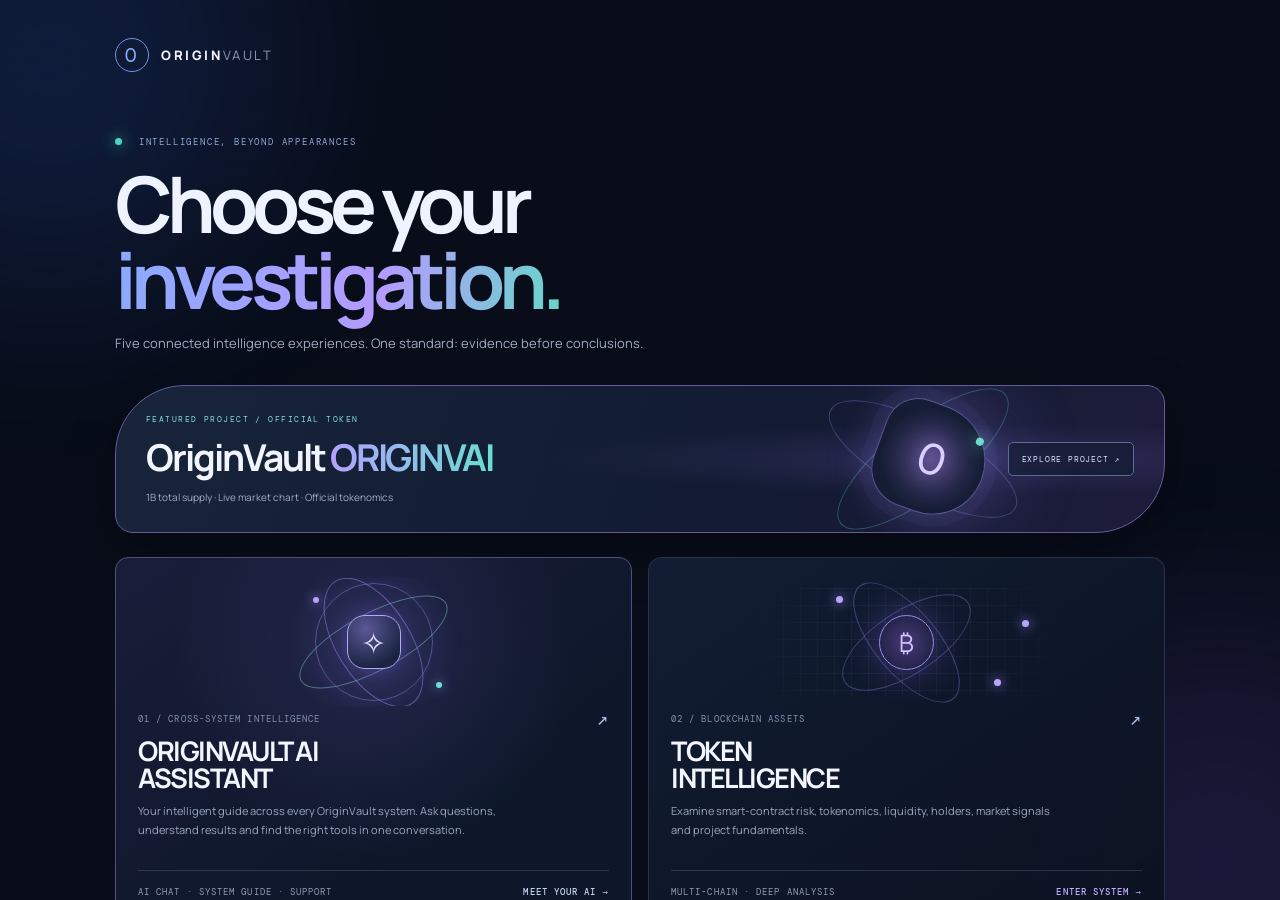
<file: index.html>
<!doctype html>
<html lang="en" dir="ltr">
<head>
<meta charset="utf-8"><meta name="viewport" content="width=device-width,initial-scale=1"><meta name="theme-color" content="#080d19">
<meta name="description" content="ORIGINVAULT — Five connected intelligence experiences for media authenticity, blockchain assets, digital evidence and AI guidance.">
<title>ORIGINVAULT — Five Intelligence Experiences</title>
<link rel="preconnect" href="https://fonts.googleapis.com"><link rel="preconnect" href="https://fonts.gstatic.com" crossorigin>
<link href="https://fonts.googleapis.com/css2?family=DM+Mono:wght@400;500&family=Manrope:wght@400;500;600;700;800&display=swap" rel="stylesheet"><link rel="stylesheet" href="/styles.css?v=20261116-gateway3">

<style>
.featured-token{isolation:isolate;position:relative;display:flex;align-items:center;justify-content:space-between;gap:20px;min-height:148px;margin:0 0 24px;padding:25px 30px;overflow:hidden;border:1px solid #655c9e;border-radius:70px 18px 70px 18px;background:radial-gradient(ellipse at 82% 50%,#8871e82c,transparent 35%),linear-gradient(110deg,#17243a,#121b31 60%,#1d1c3b);box-shadow:0 18px 50px #0005;transition:transform .3s,border-color .3s,box-shadow .3s}
.featured-token:hover{transform:translateY(-4px);border-color:#9b8be9;box-shadow:0 25px 65px #0008,0 0 35px #8e79e51b}
.featured-token:focus-visible{outline:2px solid #8ce6dc;outline-offset:4px}
.featured-token-copy{position:relative;z-index:2;display:grid;gap:8px}.featured-token-copy small{font:8px 'DM Mono',monospace;letter-spacing:.18em;color:#83dcd2}.featured-token-copy strong{font-size:clamp(23px,3.5vw,37px);letter-spacing:-.055em;color:#f2f4ff}.featured-token-copy strong em{font-style:normal;background:linear-gradient(90deg,#b3a2ff,#69ddd0);color:transparent;background-clip:text}.featured-token-copy>span{font-size:10px;color:#a0aec5}.featured-token-mark{position:absolute;z-index:1;right:17%;top:50%;width:110px;height:110px;display:grid;place-items:center;border:1px solid #a995ff77;border-radius:37% 63% 58% 42%;transform:translateY(-50%) rotate(20deg);background:radial-gradient(circle,#493d77,#141d34 68%);box-shadow:0 0 0 12px #a995ff0b,0 0 42px #a995ff32;animation:featuredMorph 8s ease-in-out infinite}.featured-token-mark img{width:100%;height:100%;padding:9px;object-fit:contain;border-radius:inherit}.featured-token-mark img:not([hidden]) + b{display:none}.featured-token-mark b{font:44px 'DM Mono',monospace;color:#d9d0ff;text-shadow:0 0 24px #b8a4ff}.featured-token-mark i{position:absolute;width:8px;height:8px;right:10px;top:17px;border-radius:50%;background:#6cdbd0;box-shadow:0 0 15px #6cdbd0}.featured-token-orbit{position:absolute;z-index:0;right:13%;top:50%;width:210px;height:72px;border:1px solid #8c83d35c;border-radius:50%;pointer-events:none}.orbit-x{transform:translateY(-50%) rotate(28deg);animation:featuredSpin 16s linear infinite}.orbit-y{transform:translateY(-50%) rotate(-38deg);border-color:#6cdbd04d;animation:featuredSpin 21s linear infinite reverse}.featured-token-glow{position:absolute;right:12%;top:50%;width:170px;height:170px;transform:translateY(-50%);border-radius:50%;background:#8d77ee18;filter:blur(24px)}.featured-token-enter{position:relative;z-index:2;flex:none;padding:11px 13px;border:1px solid #596d91;border-radius:5px;color:#d9e5ff;font:8px 'DM Mono',monospace;letter-spacing:.1em;background:#101a2d99}
@keyframes featuredSpin{to{rotate:360deg}}@keyframes featuredMorph{0%,100%{border-radius:37% 63% 58% 42%;transform:translateY(-50%) rotate(20deg)}50%{border-radius:60% 40% 38% 62%;transform:translateY(-50%) rotate(200deg)}}
@media(max-width:680px){.featured-token{min-height:160px;padding:20px 18px;border-radius:42px 14px 42px 14px;align-items:flex-start;flex-direction:column;gap:14px}.featured-token-mark{right:12px;top:40px;width:72px;height:72px}.featured-token-mark b{font-size:29px}.featured-token-orbit{right:-15px;top:45px;opacity:.7}.featured-token-glow{right:-15px;top:45px}.featured-token-copy{max-width:78%}.featured-token-copy>span{font-size:9px}.featured-token-enter{margin-top:0}}
@media(prefers-reduced-motion:reduce){.featured-token,.featured-token-mark,.featured-token-orbit{animation:none!important;transition:none!important}}
</style>


<style>
.assistant-option{border-color:#4d507e;background:radial-gradient(ellipse at 50% 28%,#7265c42b,transparent 55%),linear-gradient(145deg,#1a1d3a,#0d1729 72%)}
.assistant-option:hover{border-color:#8f8bea!important;box-shadow:0 22px 60px #7668e52b,0 0 35px #7469d522!important}
.assistant-art{isolation:isolate}
.assistant-art:before{content:"";position:absolute;width:116px;height:116px;border:1px solid #8d8ce477;border-radius:50%;box-shadow:0 0 32px #8c7cff2c,inset 0 0 28px #8c7cff18}
.assistant-art-orbit{position:absolute;width:165px;height:58px;border:1px solid #83d9d277;border-radius:50%;transform:rotate(-28deg);animation:assistantOrbit 12s linear infinite}
.assistant-art-orbit.orbit-two{width:145px;height:75px;border-color:#a795ff77;transform:rotate(58deg);animation-duration:17s;animation-direction:reverse}
.assistant-art-core{width:54px;height:54px;display:grid;place-items:center;border:1px solid #b3a7ff;border-radius:18px;background:radial-gradient(circle at 35% 25%,#5b5897,#1a2441 75%);box-shadow:0 0 32px #8e7dff88;color:#e6e2ff;font-size:30px;animation:assistantPulse 3.5s ease-in-out infinite;z-index:2}
.assistant-art-pulse{position:absolute;width:8px;height:8px;border-radius:50%;background:#65e2d1;box-shadow:0 0 15px #65e2d1;animation:assistantOrbit 6s linear infinite}
.assistant-art-node{position:absolute;width:6px;height:6px;border-radius:50%;background:#b4a3ff;box-shadow:0 0 12px #a895ff}
.assistant-art-node.node-one{top:19px;left:calc(50% - 61px)}.assistant-art-node.node-two{bottom:18px;right:calc(50% - 68px);background:#65e2d1}
@keyframes assistantOrbit{to{rotate:360deg}}@keyframes assistantPulse{0%,100%{transform:scale(.94) rotate(0);box-shadow:0 0 22px #8e7dff66}50%{transform:scale(1.06) rotate(45deg);box-shadow:0 0 42px #8e7dffaa}}
@media(prefers-reduced-motion:reduce){.assistant-art-orbit,.assistant-art-core,.assistant-art-pulse{animation:none!important}}
.gateway-options{grid-template-columns:repeat(6,minmax(0,1fr))}.gateway-option{grid-column:span 3}.assistant-option{grid-column:span 3}
@media(max-width:680px){.gateway-options{grid-template-columns:1fr}.gateway-option,.assistant-option{grid-column:1}}

</style>
</head>
<body>
<div class="mode-gateway" id="modeGateway" role="dialog" aria-modal="true" aria-labelledby="gatewayTitle">
  <div class="gateway-noise"></div>
  <div class="gateway-inner">
    <a class="gateway-brand" href="/" aria-label="ORIGINVAULT home"><span class="gateway-mark">O</span><span>ORIGIN<span>VAULT</span></span></a>
    <div class="gateway-kicker"><i></i> INTELLIGENCE, BEYOND APPEARANCES</div>
    <h1 id="gatewayTitle">Choose your<br><em>investigation.</em></h1>
    <p class="gateway-lead">Five connected intelligence experiences. One standard: evidence before conclusions.</p>
    <a class="featured-token" href="/token-project.html" aria-label="Open featured token project overview">
      <span class="featured-token-orbit orbit-x"></span><span class="featured-token-orbit orbit-y"></span>
      <span class="featured-token-glow"></span>
      <span class="featured-token-copy"><small>FEATURED PROJECT / OFFICIAL TOKEN</small><strong>OriginVault <em>ORIGINVAI</em></strong><span>1B total supply · Live market chart · Official tokenomics</span></span>
      <span class="featured-token-mark"><img id="originVaultHomeLogo" alt="OriginVault token logo" hidden><b id="originVaultHomeFallback">O</b><i></i></span><span class="featured-token-enter">EXPLORE PROJECT ↗</span>
    </a>
    <div class="gateway-options">
      <a class="gateway-option assistant-option" href="/ai-assistant.html">
        <div class="gateway-option-art assistant-art"><span class="assistant-art-orbit orbit-one"></span><span class="assistant-art-orbit orbit-two"></span><span class="assistant-art-core">✧</span><span class="assistant-art-pulse"></span><span class="assistant-art-node node-one"></span><span class="assistant-art-node node-two"></span></div>
        <div class="gateway-option-meta"><span>01 / CROSS-SYSTEM INTELLIGENCE</span><span class="gateway-arrow">↗</span></div>
        <h2>ORIGINVAULT AI<br>ASSISTANT</h2>
        <p>Your intelligent guide across every OriginVault system. Ask questions, understand results and find the right tools in one conversation.</p>
        <div class="gateway-option-foot"><span>AI CHAT · SYSTEM GUIDE · SUPPORT</span><b>MEET YOUR AI →</b></div>
      </a>
      <a class="gateway-option token-option" href="/token-intelligence.html">
        <div class="gateway-option-art token-art"><span class="token-art-grid"></span><span class="token-art-ring ring-one"></span><span class="token-art-ring ring-two"></span><span class="token-art-core">₿</span><span class="token-art-node node-one"></span><span class="token-art-node node-two"></span><span class="token-art-node node-three"></span></div>
        <div class="gateway-option-meta"><span>02 / BLOCKCHAIN ASSETS</span><span class="gateway-arrow">↗</span></div>
        <h2>TOKEN<br>INTELLIGENCE</h2>
        <p>Examine smart-contract risk, tokenomics, liquidity, holders, market signals and project fundamentals.</p>
        <div class="gateway-option-foot"><span>MULTI-CHAIN · DEEP ANALYSIS</span><b>ENTER SYSTEM →</b></div>
      </a>
      <a class="gateway-option evidence-option" href="/evidence-comparison.html">
        <div class="gateway-option-art evidence-art"><span class="evidence-art-orbit orbit-a"></span><span class="evidence-art-orbit orbit-b"></span><span class="evidence-art-core">⇄</span><span class="evidence-art-spark spark-a"></span><span class="evidence-art-spark spark-b"></span><span class="evidence-art-beam"></span></div>
        <div class="gateway-option-meta"><span>03 / DIGITAL EVIDENCE</span><span class="gateway-arrow">↗</span></div>
        <h2>EVIDENCE<br>COMPARISON LAB</h2>
        <p>Compare two files with SHA-256 fingerprints and byte-level verification. Private, local and free.</p>
        <div class="gateway-option-foot"><span>SHA-256 · EXACT FILE MATCH</span><b>ENTER LAB →</b></div>
      </a>
      <a class="gateway-option media-option" href="/ai.html">
        <div class="gateway-option-art media-art"><span class="media-art-ring"></span><span class="media-art-core">◈</span><span class="art-orbit-dot"></span><span class="art-scanline"></span></div>
        <div class="gateway-option-meta"><span>04 / DIGITAL MEDIA</span><span class="gateway-arrow">↗</span></div>
        <h2>MEDIA<br>AUTHENTICITY</h2>
        <p>Investigate images, video and audio for AI-generated signals, file provenance and exact-file comparison.</p>
        <div class="gateway-option-foot"><span>IMAGE · VIDEO · AUDIO</span><b>ENTER SYSTEM →</b></div>
      </a>
      <a class="gateway-option crypto-option" href="/crypto-analyst.html">
        <div class="gateway-option-art token-art"><span class="token-art-grid"></span><span class="token-art-ring ring-one"></span><span class="token-art-ring ring-two"></span><span class="token-art-core">⌁</span><span class="token-art-node node-one"></span><span class="token-art-node node-two"></span><span class="token-art-node node-three"></span></div>
        <div class="gateway-option-meta"><span>05 / MARKET FORECASTING</span><span class="gateway-arrow">↗</span></div>
        <h2>AI CRYPTO<br>ANALYST</h2>
        <p>Compare technical signals, Gemini market interpretation and Kronos candle forecasting in one workspace.</p>
        <div class="gateway-option-foot"><span>ALGORITHMIC · GEMINI · KRONOS</span><b>ENTER ANALYST →</b></div>
      </a>
    </div>
    <div class="gateway-bottom"><span>ORIGINVAULT / INDEPENDENT INTELLIGENCE</span><span>SELECT A SYSTEM TO CONTINUE</span></div>
  </div>
</div>
<script>document.querySelectorAll(".gateway-option").forEach(function(card){card.addEventListener("keydown",function(e){if(e.key==="Enter")location.href=card.getAttribute("href")})});</script>
<script type="module">
import { JsonRpcProvider, Contract } from 'https://esm.sh/ethers@6.13.5';
(async()=>{try{
 const provider=new JsonRpcProvider('https://rpc.mainnet.chain.robinhood.com',4663);
 const c=new Contract('0xf04bdd19e34d2e290672b3d38b697909dd385399',['function logo() view returns (string)'],provider);
 const logo=await c.logo();
 if(typeof logo==='string'&&logo.trim()){
  const src=logo.startsWith('ipfs://')?'https://ipfs.io/ipfs/'+logo.slice(7):logo.startsWith('ar://')?'https://arweave.net/'+logo.slice(5):logo;
  if(src.startsWith('https://')||src.startsWith('http://')||src.startsWith('data:image/')){
   const img=document.getElementById('originVaultHomeLogo');
   img.onload=()=>{img.hidden=false;};
   img.onerror=()=>{img.hidden=true;};
   img.src=src;
  }
 }
}catch(e){console.info('OriginVault logo metadata is currently unavailable.')}})();
</script>
</body></html>
</file>
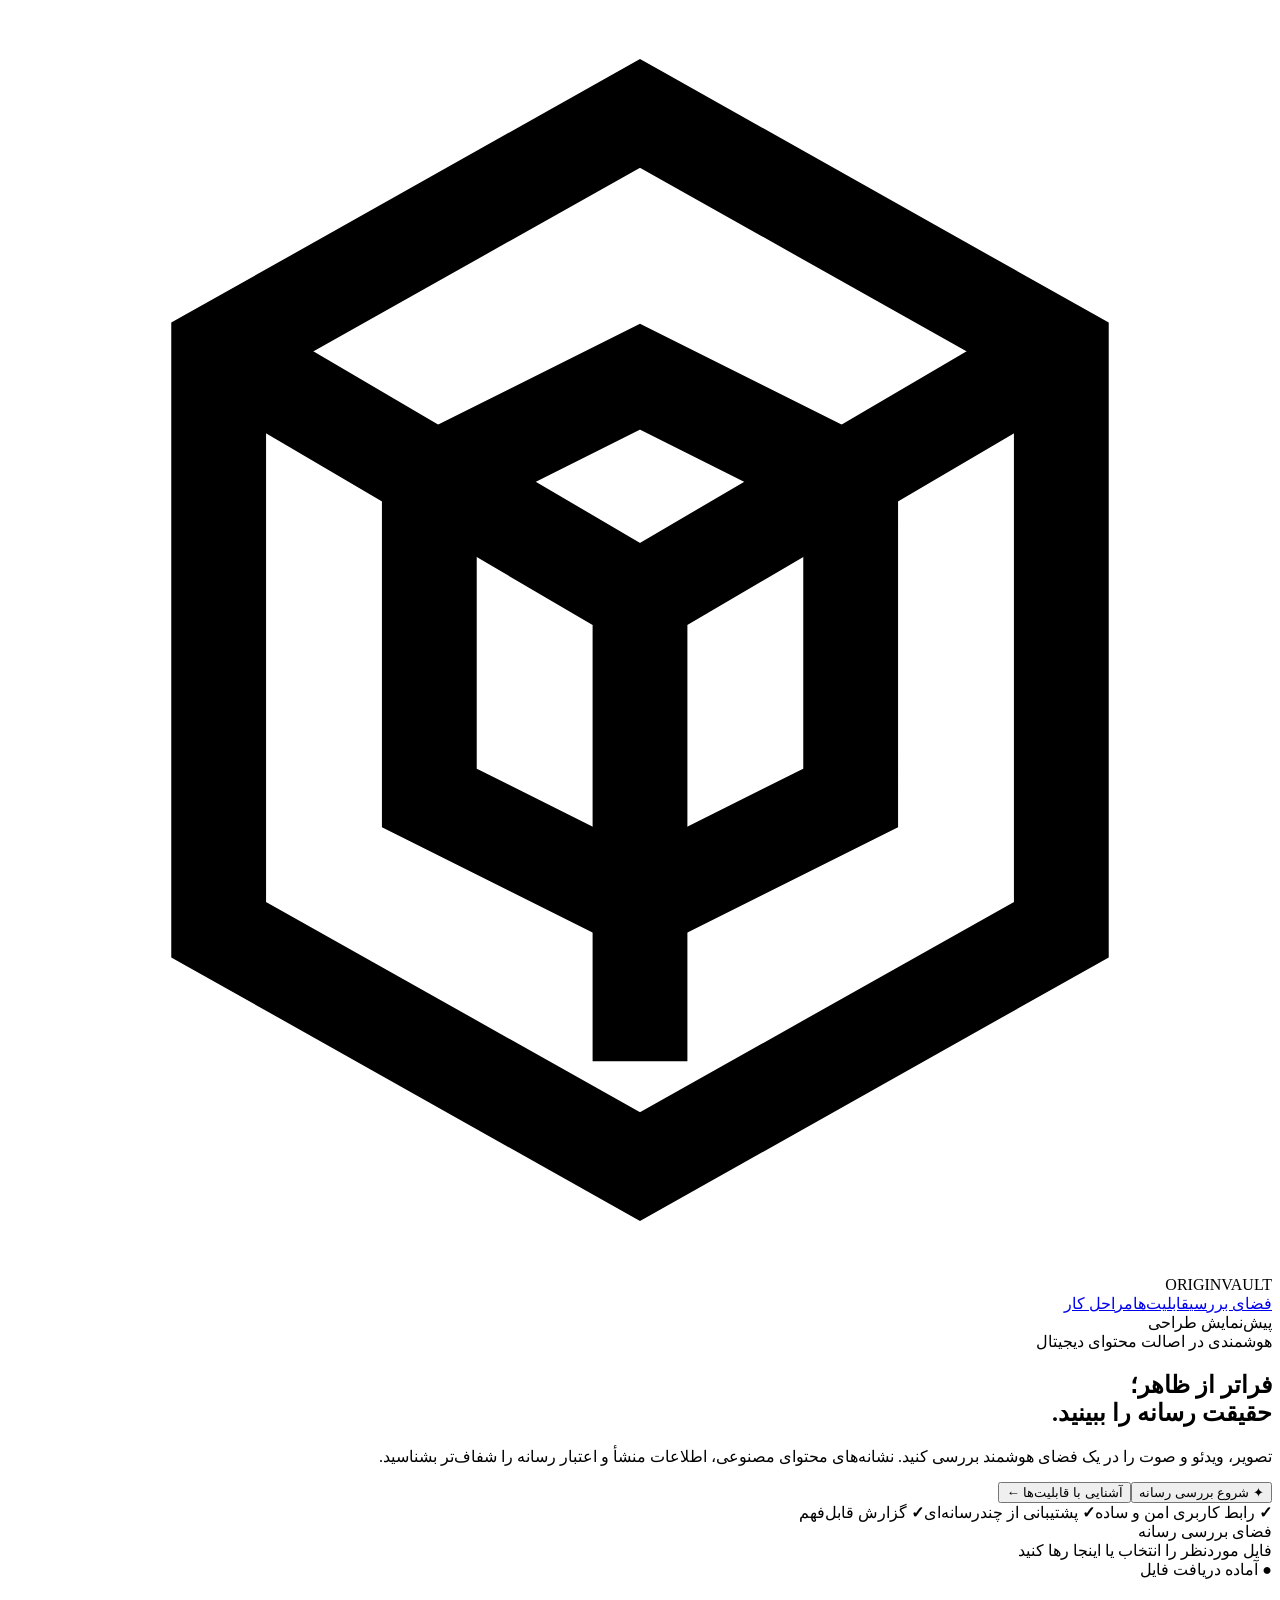
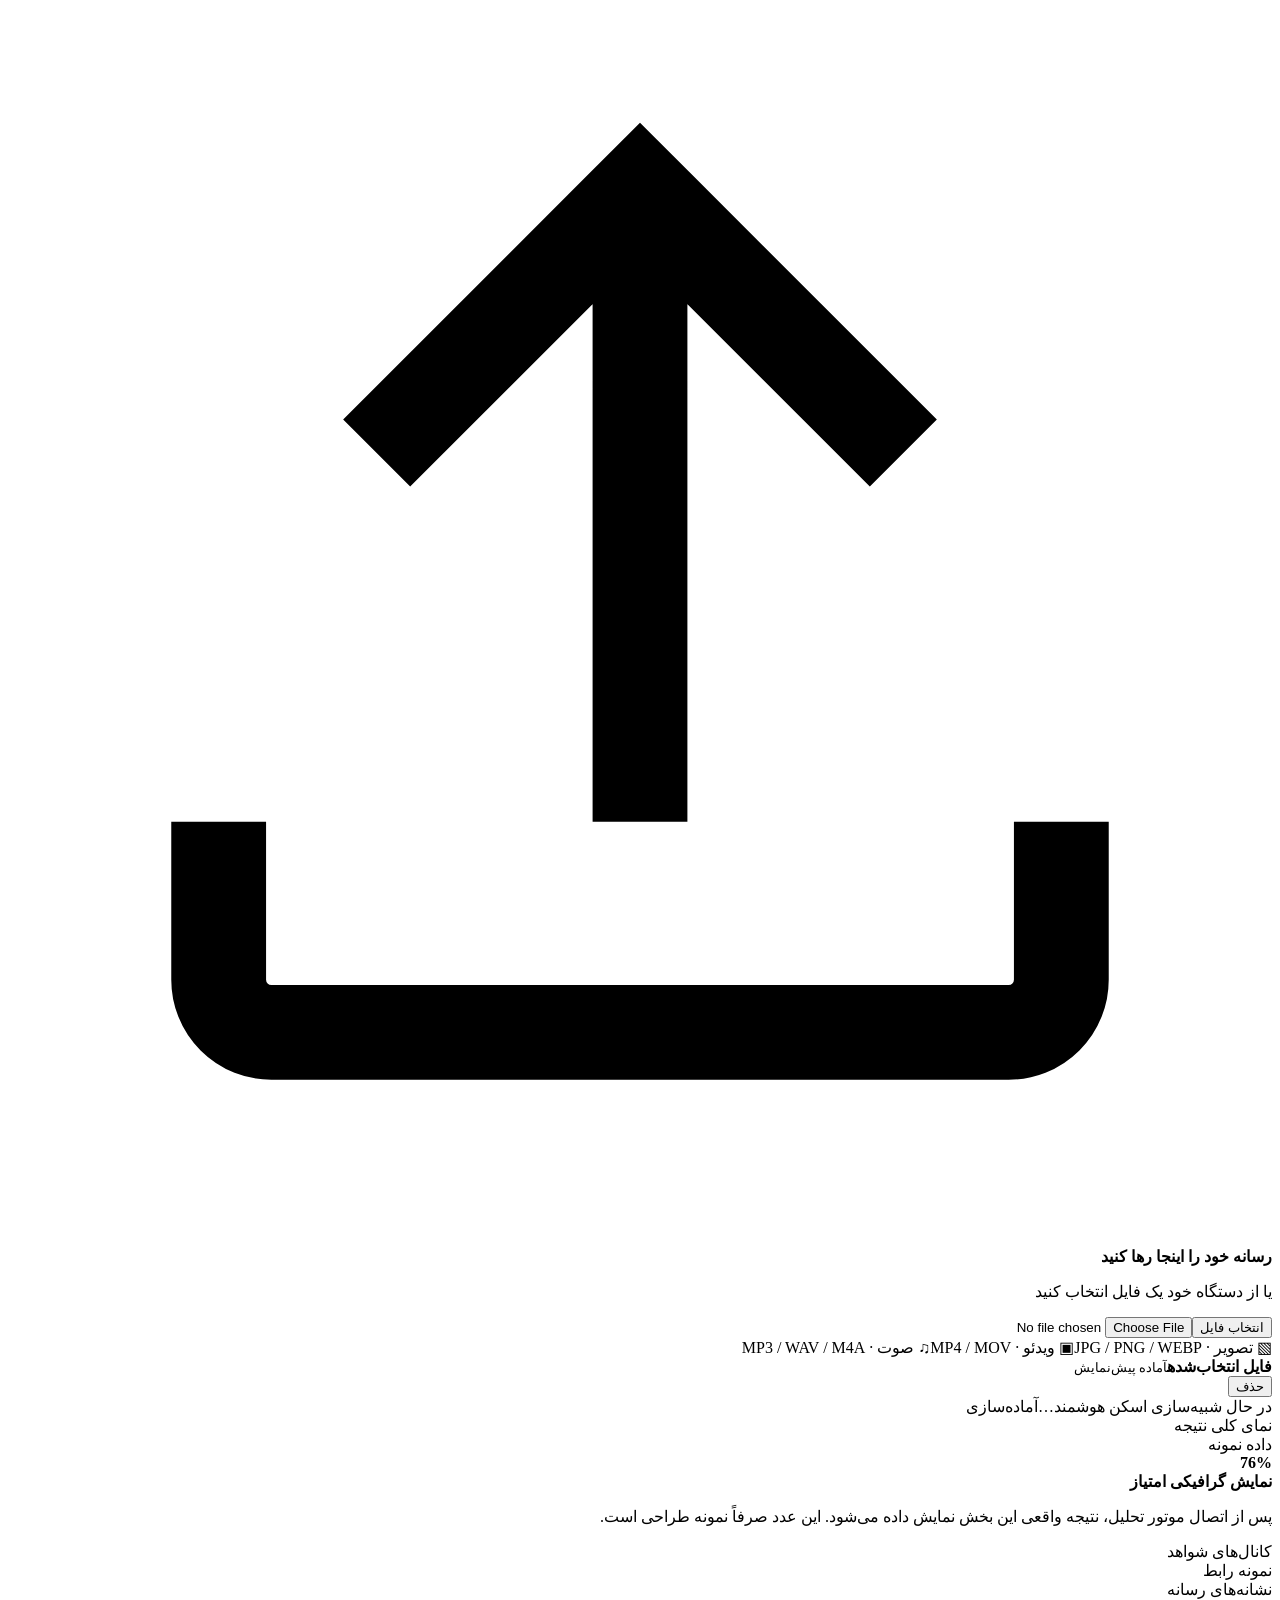
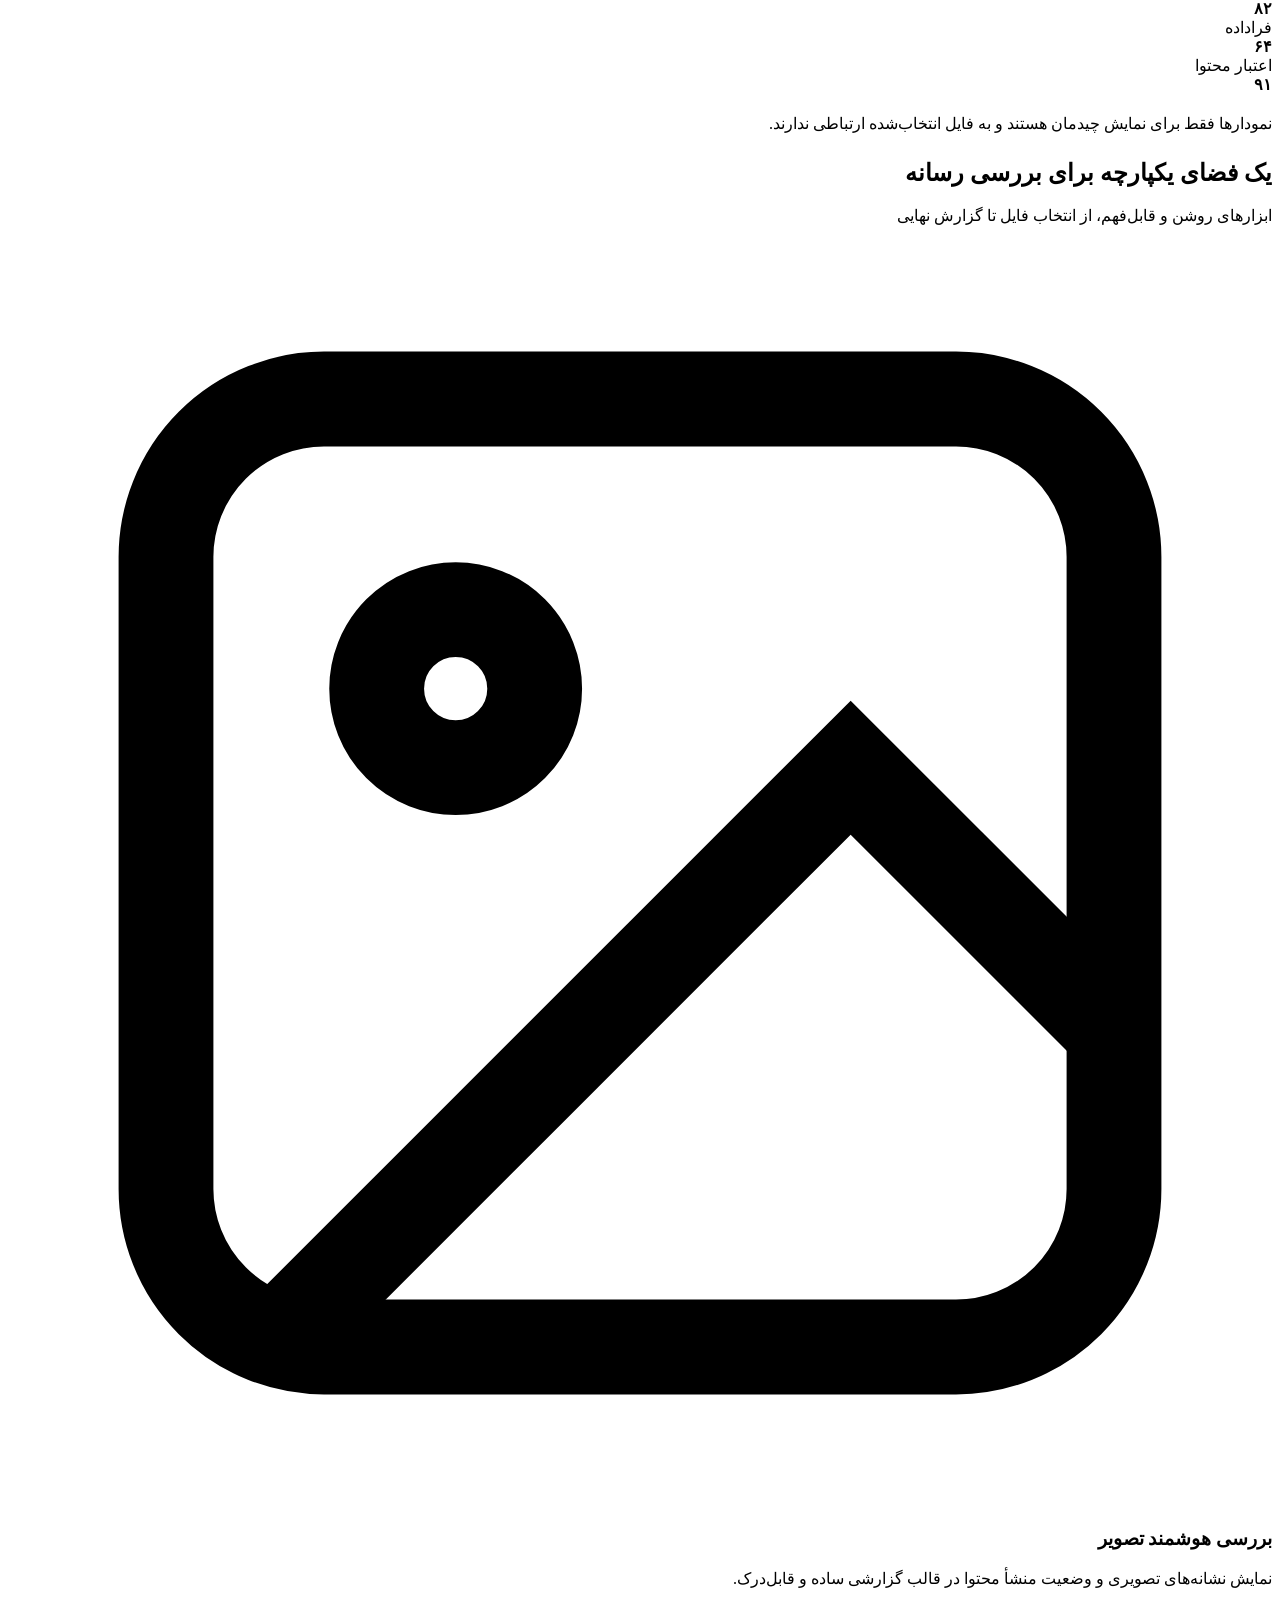
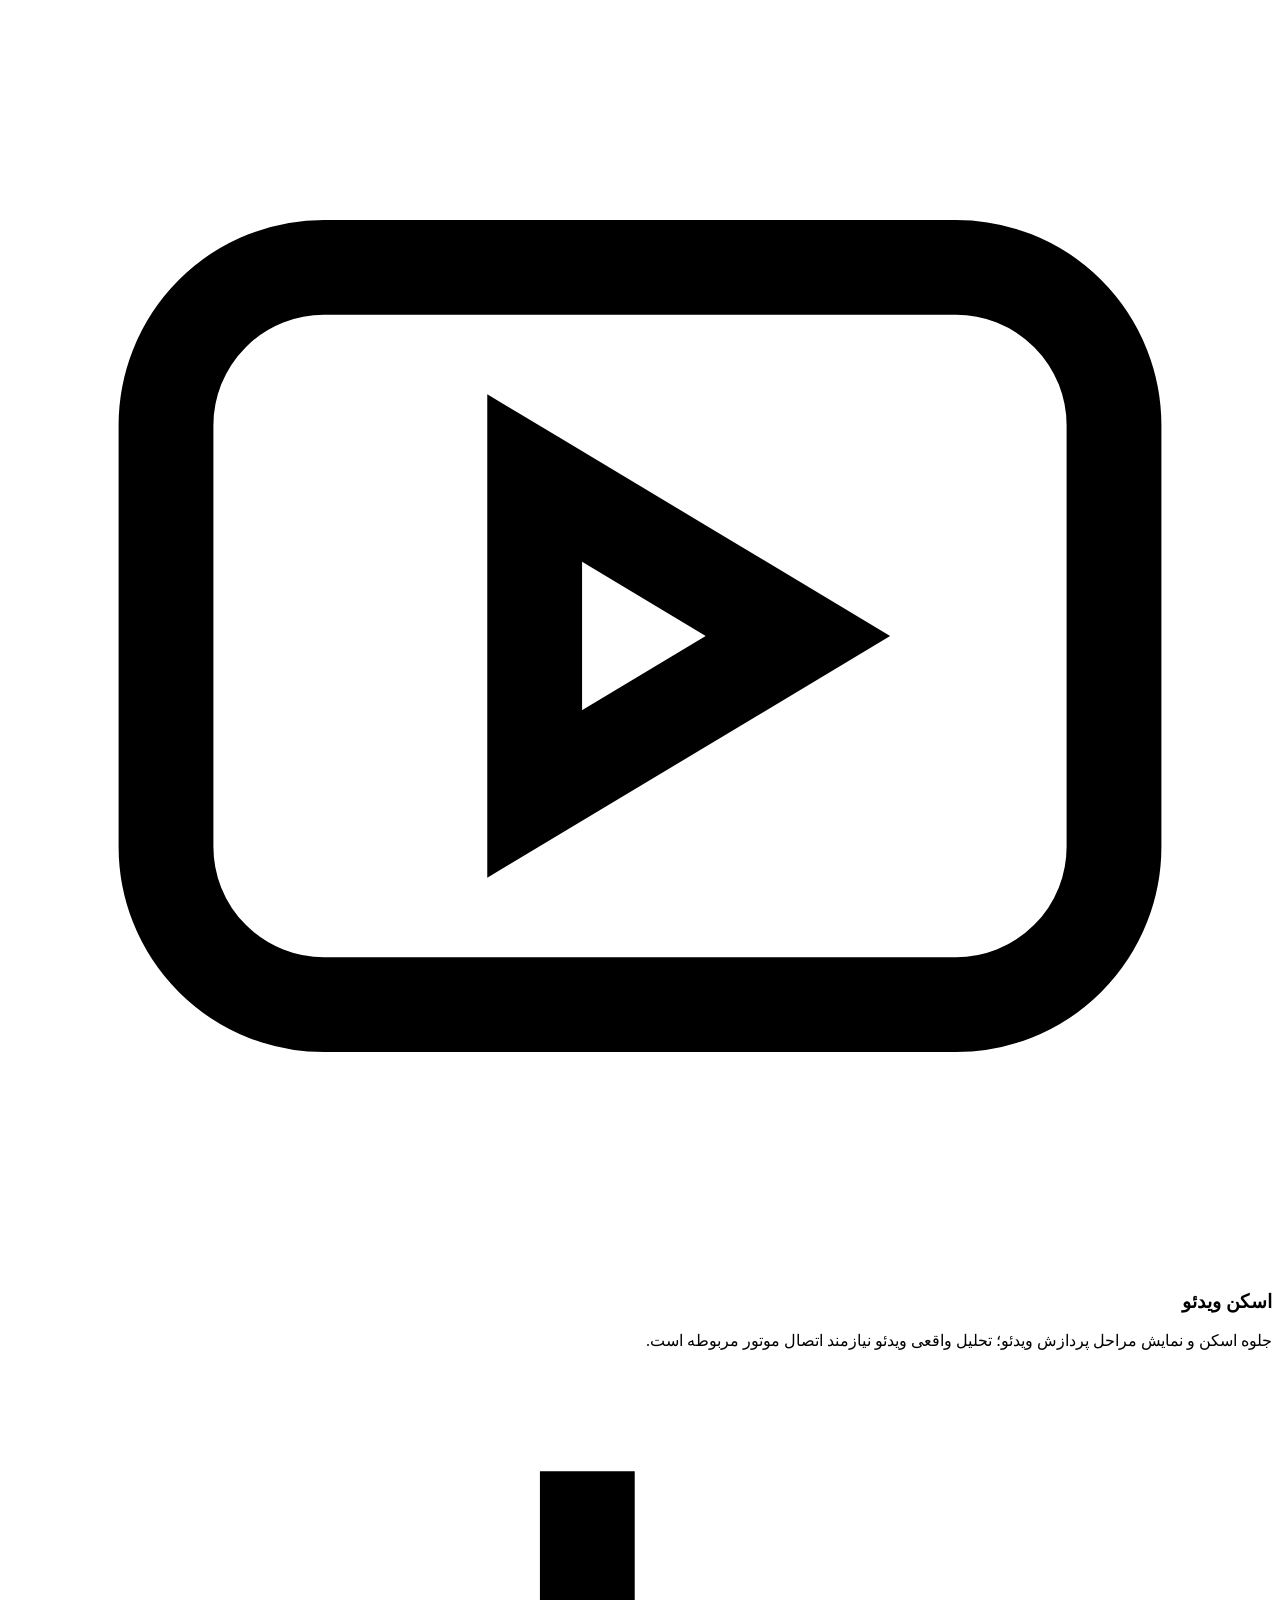
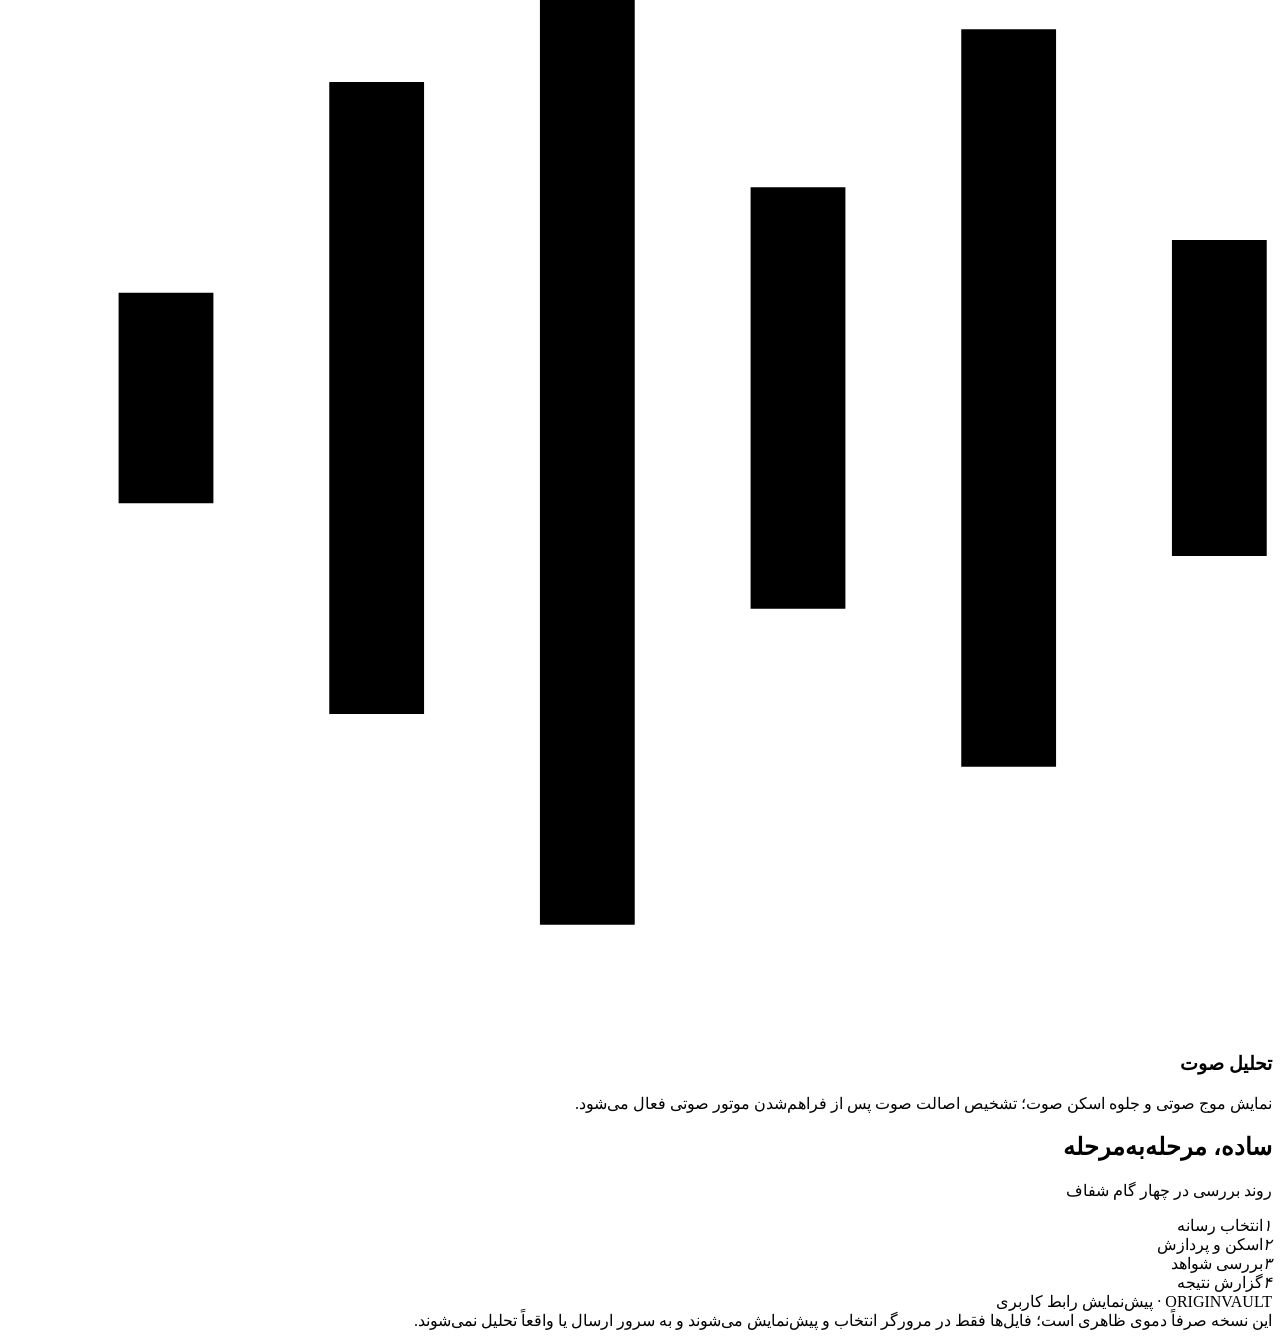
<file: demo/index.html>
<!doctype html>
<html lang="fa" dir="rtl">
<head>
<meta charset="utf-8"><meta name="viewport" content="width=device-width,initial-scale=1">
<meta name="theme-color" content="#f5f8ff">
<title>ORIGINVAULT | پیش‌نمایش طراحی</title>
<link rel="preconnect" href="https://fonts.googleapis.com"><link rel="preconnect" href="https://fonts.gstatic.com" crossorigin>
<link href="https://fonts.googleapis.com/css2?family=Vazirmatn:wght@400;500;600;700;800;900&display=swap" rel="stylesheet">
<style>
:root{--bg:#f5f8ff;--paper:#fff;--ink:#14213d;--muted:#71809b;--line:#e5ebf5;--blue:#4778f5;--cyan:#27c6d8;--violet:#8165f5;--glow:rgba(71,120,245,.16);--shadow:0 22px 65px rgba(38,64,120,.09}
*{box-sizing:border-box}html{scroll-behavior:smooth}body{margin:0;background:var(--bg);color:var(--ink);font-family:Vazirmatn,sans-serif;overflow-x:hidden}.ambient{position:fixed;inset:0;z-index:-1;pointer-events:none;background:radial-gradient(ellipse at 8% 15%,rgba(39,198,216,.12),transparent 34%),radial-gradient(ellipse at 90% 8%,rgba(129,101,245,.12),transparent 32%),radial-gradient(ellipse at 65% 80%,rgba(71,120,245,.07),transparent 30%)}.orb{position:absolute;border-radius:50%;filter:blur(3px);opacity:.32;animation:float 15s ease-in-out infinite}.orb.a{width:300px;height:300px;top:8%;left:-170px;background:linear-gradient(135deg,var(--cyan),transparent)}.orb.b{width:270px;height:270px;right:-150px;top:48%;background:linear-gradient(135deg,var(--violet),transparent);animation-delay:-6s}@keyframes float{50%{transform:translate(25px,-30px) scale(1.08)}}
header{max-width:1190px;margin:auto;padding:22px 26px;display:flex;align-items:center;justify-content:space-between;gap:20px}.brand{display:flex;align-items:center;gap:11px;font-weight:900;letter-spacing:.4px;direction:ltr}.logo{width:42px;height:42px;border-radius:15px;background:linear-gradient(140deg,var(--blue),var(--cyan));display:grid;place-items:center;color:#fff;box-shadow:0 9px 24px var(--glow)}.logo svg{width:25px}.nav{display:flex;align-items:center;gap:22px}.nav a{color:var(--muted);text-decoration:none;font-size:13px;font-weight:700}.nav a:hover{color:var(--blue)}.pill{font-size:11px;color:var(--blue);background:#eaf0ff;padding:8px 13px;border-radius:99px;font-weight:800}
main{max-width:1190px;margin:auto;padding:35px 26px 75px}.hero{text-align:center;max-width:800px;margin:15px auto 40px}.eyebrow{display:inline-flex;align-items:center;gap:9px;background:#fff;border:1px solid var(--line);border-radius:99px;padding:8px 15px;color:var(--blue);font-size:11px;font-weight:800;box-shadow:0 7px 22px rgba(50,80,130,.05)}.pulse{width:8px;height:8px;border-radius:50%;background:var(--cyan);box-shadow:0 0 0 5px rgba(39,198,216,.13);animation:pulse 1.8s infinite}@keyframes pulse{50%{box-shadow:0 0 0 10px transparent}}h1{font-size:clamp(36px,6vw,65px);line-height:1.35;letter-spacing:-1.8px;margin:19px 0 10px;font-weight:900}h1 span{background:linear-gradient(100deg,var(--blue),var(--cyan),var(--violet));background-clip:text;color:transparent}.lead{color:var(--muted);font-size:15px;line-height:2;max-width:660px;margin:0 auto}.hero-actions{display:flex;justify-content:center;gap:12px;margin-top:24px;flex-wrap:wrap}.btn{border:0;border-radius:14px;padding:13px 21px;font:800 13px Vazirmatn;cursor:pointer;transition:.25s}.btn.primary{background:linear-gradient(110deg,var(--blue),var(--cyan));color:#fff;box-shadow:0 12px 26px var(--glow)}.btn.secondary{background:#fff;color:var(--ink);border:1px solid var(--line)}.btn:hover{transform:translateY(-3px);box-shadow:0 14px 28px var(--glow)}
.trustline{display:flex;justify-content:center;gap:22px;flex-wrap:wrap;margin-top:23px;color:var(--muted);font-size:11px}.trustline span{display:flex;align-items:center;gap:6px}.check{color:#15a78d;font-weight:900}
.workspace{display:grid;grid-template-columns:1.18fr .82fr;gap:18px;align-items:stretch}.panel{background:rgba(255,255,255,.88);border:1px solid rgba(255,255,255,.95);border-radius:25px;padding:23px;box-shadow:var(--shadow);backdrop-filter:blur(18px);position:relative;overflow:hidden}.panel:before{content:"";position:absolute;top:0;right:8%;left:8%;height:2px;background:linear-gradient(90deg,transparent,var(--blue),var(--cyan),transparent);opacity:.65}.panel-head{display:flex;align-items:center;justify-content:space-between;gap:12px;margin-bottom:17px}.panel-title{font-size:16px;font-weight:900}.muted{color:var(--muted);font-size:11px}.ready{background:#e8faf5;color:#119778;padding:6px 10px;border-radius:99px;font-size:10px;font-weight:900}
.drop{border:1.5px dashed #b7c9f4;border-radius:20px;min-height:245px;background:linear-gradient(140deg,rgba(71,120,245,.07),rgba(39,198,216,.04));display:grid;place-items:center;text-align:center;padding:22px;transition:.25s;position:relative}.drop.drag{border-color:var(--blue);background:#eaf1ff;transform:scale(.99)}.upload-icon{width:61px;height:61px;margin:0 auto 12px;border-radius:19px;background:#fff;display:grid;place-items:center;color:var(--blue);box-shadow:0 10px 26px var(--glow)}.upload-icon svg{width:28px}.drop strong{font-size:16px;font-weight:900}.drop p{font-size:12px;color:var(--muted);margin:5px 0 13px}.browse{color:var(--blue);font-weight:900}.hidden{display:none!important}.filetypes{display:flex;justify-content:center;gap:8px;flex-wrap:wrap;margin-top:14px}.type{border:1px solid var(--line);background:#fff;border-radius:9px;padding:6px 10px;color:var(--muted);font-size:10px;font-weight:700}.fileinput{display:none}
.preview{display:none;margin-top:14px;border:1px solid var(--line);background:#f9fbff;border-radius:16px;padding:12px;gap:13px;align-items:center}.preview.show{display:flex}.preview-media{width:92px;height:72px;object-fit:cover;border-radius:11px;background:#eaf0ff}.preview-meta{min-width:0;flex:1}.preview-meta b{display:block;font-size:12px;overflow-wrap:anywhere}.preview-meta small{color:var(--muted);font-size:10px}.remove{border:0;background:#eef2fa;color:#64748b;border-radius:9px;padding:7px 10px;cursor:pointer;font:700 11px Vazirmatn}
.scanbox{margin-top:14px;padding:14px;border-radius:16px;background:#101c3b;color:#fff;display:none;overflow:hidden;position:relative}.scanbox.show{display:block}.scan-head{display:flex;justify-content:space-between;gap:10px;font-size:11px;font-weight:800}.scan-state{color:#79e3ef}.scan-track{height:5px;border-radius:9px;background:#314163;margin-top:13px;overflow:hidden}.scan-progress{height:100%;width:0;background:linear-gradient(90deg,#5b8bff,#52e2df);border-radius:9px;transition:width .5s}.scan-visual{height:34px;display:flex;align-items:center;justify-content:center;gap:5px;margin-top:8px}.scan-visual i{display:block;width:3px;height:9px;border-radius:5px;background:#52d8e7;animation:wave .8s ease-in-out infinite alternate}.scan-visual i:nth-child(3n){animation-delay:.2s}.scan-visual i:nth-child(2n){animation-delay:.4s}@keyframes wave{to{height:28px;opacity:.45}}.scanline{position:absolute;top:48px;bottom:50px;right:-20%;width:22%;background:linear-gradient(90deg,transparent,rgba(76,218,238,.3),transparent);animation:sweep 2.2s linear infinite}@keyframes sweep{to{right:110%}}
.result-stack{display:grid;gap:17px;grid-template-rows:1fr 1fr}.result-card{min-height:155px}.result-top{display:flex;align-items:center;justify-content:space-between;margin-bottom:12px}.sample{font-size:9px;background:#fff4df;color:#a66a13;padding:5px 8px;border-radius:99px;font-weight:900}.score-row{display:flex;align-items:center;gap:16px}.ring{width:88px;height:88px;border-radius:50%;background:conic-gradient(var(--blue) 0 76%,#e9eef8 76%);display:grid;place-items:center;position:relative;flex-shrink:0;animation:appear 1.1s ease both}.ring:before{content:"";position:absolute;inset:7px;background:#fff;border-radius:50%}.ring b{position:relative;font-size:20px;font-weight:900;direction:ltr}.score-copy b{font-size:14px;display:block}.score-copy p{font-size:10px;color:var(--muted);line-height:1.7;margin:5px 0 0}@keyframes appear{from{transform:rotate(-80deg);opacity:.2}to{transform:rotate(0);opacity:1}}
.bars{display:grid;gap:13px}.bar{display:grid;grid-template-columns:82px 1fr 28px;gap:9px;align-items:center;font-size:10px;color:var(--muted)}.track{height:7px;border-radius:9px;background:#edf1f8;overflow:hidden}.fill{height:100%;width:0;border-radius:9px;background:linear-gradient(90deg,var(--blue),var(--cyan));animation:grow 1.5s .25s forwards}@keyframes grow{to{width:var(--w)}}
.section-title{text-align:center;margin:54px auto 22px}.section-title h2{font-size:25px;font-weight:900;margin:0 0 5px}.section-title p{color:var(--muted);font-size:12px;margin:0}.features{display:grid;grid-template-columns:repeat(3,1fr);gap:15px}.feature{background:#fff;border:1px solid var(--line);border-radius:19px;padding:20px;transition:.3s}.feature:hover{transform:translateY(-5px);box-shadow:0 15px 35px var(--glow)}.ficon{width:42px;height:42px;border-radius:14px;background:#edf3ff;color:var(--blue);display:grid;place-items:center;margin-bottom:13px}.ficon svg{width:21px}.feature h3{font-size:14px;font-weight:900;margin:0 0 6px}.feature p{font-size:11px;color:var(--muted);line-height:1.9;margin:0}
.steps{display:flex;justify-content:center;align-items:center;gap:0;max-width:760px;margin:27px auto 0}.step{flex:1;text-align:center;color:var(--muted);font-size:10px;position:relative}.step:not(:last-child):after{content:"";position:absolute;top:14px;right:calc(50% + 19px);width:calc(100% - 38px);height:1px;background:var(--line)}.step i{display:grid;place-items:center;width:29px;height:29px;border-radius:50%;background:#eaf0ff;color:var(--blue);font-style:normal;font-weight:900;margin:0 auto 7px;position:relative;z-index:1}
footer{text-align:center;color:var(--muted);font-size:10px;padding:36px 10px 0;line-height:1.9}.toast{position:fixed;bottom:22px;left:50%;transform:translate(-50%,20px);opacity:0;background:#14213d;color:#fff;padding:11px 16px;border-radius:12px;font-size:11px;transition:.25s;z-index:8;pointer-events:none}.toast.show{opacity:1;transform:translate(-50%,0)}
@media(max-width:850px){.workspace{grid-template-columns:1fr}.result-stack{grid-template-columns:1fr 1fr;grid-template-rows:auto}.nav{gap:12px}.nav a{font-size:11px}}
@media(max-width:560px){header{padding:15px}.nav{display:none}main{padding:22px 14px 50px}.hero{margin-top:6px}h1{letter-spacing:-1px}.lead{font-size:13px}.panel{padding:16px}.result-stack,.features{grid-template-columns:1fr}.drop{min-height:220px}.trustline{gap:10px}.section-title{margin-top:38px}}
@media(prefers-reduced-motion:reduce){*,*:before,*:after{animation-duration:.01ms!important;animation-iteration-count:1!important;scroll-behavior:auto!important;transition-duration:.01ms!important}}
</style>
</head>
<body>
<div class="ambient"><div class="orb a"></div><div class="orb b"></div></div>
<header><div class="brand"><div class="logo"><svg viewBox="0 0 24 24" fill="none" stroke="currentColor" stroke-width="1.8"><path d="M12 2 20 6.5v11L12 22 4 17.5v-11L12 2Z"/><path d="m8 9 4-2 4 2v6l-4 2-4-2V9Z"/><path d="m4.5 6.8 7.5 4.4 7.5-4.4M12 11.2V20"/></svg></div>ORIGINVAULT</div><nav class="nav"><a href="#workspace">فضای بررسی</a><a href="#features">قابلیت‌ها</a><a href="#process">مراحل کار</a></nav><span class="pill">پیش‌نمایش طراحی</span></header>
<main>
<section class="hero"><div class="eyebrow"><i class="pulse"></i> هوشمندی در اصالت محتوای دیجیتال</div><h1>فراتر از ظاهر؛<br><span>حقیقت رسانه را ببینید.</span></h1><p class="lead">تصویر، ویدئو و صوت را در یک فضای هوشمند بررسی کنید. نشانه‌های محتوای مصنوعی، اطلاعات منشأ و اعتبار رسانه را شفاف‌تر بشناسید.</p><div class="hero-actions"><button class="btn primary" id="startBtn">✦ شروع بررسی رسانه</button><button class="btn secondary" onclick="document.getElementById('features').scrollIntoView({behavior:'smooth'})">آشنایی با قابلیت‌ها ←</button></div><div class="trustline"><span><b class="check">✓</b> رابط کاربری امن و ساده</span><span><b class="check">✓</b> پشتیبانی از چندرسانه‌ای</span><span><b class="check">✓</b> گزارش قابل‌فهم</span></div></section>
<section class="workspace" id="workspace">
<div class="panel"><div class="panel-head"><div><div class="panel-title">فضای بررسی رسانه</div><div class="muted">فایل موردنظر را انتخاب یا اینجا رها کنید</div></div><span class="ready">● آماده دریافت فایل</span></div>
<div class="drop" id="drop"><div><div class="upload-icon"><svg viewBox="0 0 24 24" fill="none" stroke="currentColor" stroke-width="1.8"><path d="M12 16V4m-5 5 5-5 5 5"/><path d="M4 16v3a1 1 0 0 0 1 1h14a1 1 0 0 0 1-1v-3"/></svg></div><strong>رسانه خود را اینجا رها کنید</strong><p>یا از دستگاه خود <span class="browse">یک فایل انتخاب کنید</span></p><button class="btn secondary" id="chooseBtn">انتخاب فایل</button><input class="fileinput" id="file" type="file" accept="image/*,video/*,audio/*"></div></div>
<div class="filetypes"><span class="type">▧ تصویر · JPG / PNG / WEBP</span><span class="type">▣ ویدئو · MP4 / MOV</span><span class="type">♫ صوت · MP3 / WAV / M4A</span></div>
<div class="preview" id="preview"><div id="previewMedia"></div><div class="preview-meta"><b id="filename">فایل انتخاب‌شده</b><small id="filemeta">آماده پیش‌نمایش</small></div><button class="remove" id="removeBtn">حذف</button></div>
<div class="scanbox" id="scanbox"><div class="scanline"></div><div class="scan-head"><span id="scanTitle">در حال شبیه‌سازی اسکن هوشمند…</span><span class="scan-state" id="scanState">آماده‌سازی</span></div><div class="scan-track"><div class="scan-progress" id="scanProgress"></div></div><div class="scan-visual" id="scanVisual"></div></div>
</div>
<div class="result-stack"><div class="panel result-card"><div class="result-top"><div class="panel-title">نمای کلی نتیجه</div><span class="sample">داده نمونه</span></div><div class="score-row"><div class="ring"><b>76%</b></div><div class="score-copy"><b>نمایش گرافیکی امتیاز</b><p>پس از اتصال موتور تحلیل، نتیجه واقعی این بخش نمایش داده می‌شود. این عدد صرفاً نمونه طراحی است.</p></div></div></div>
<div class="panel result-card"><div class="result-top"><div class="panel-title">کانال‌های شواهد</div><span class="muted">نمونه رابط</span></div><div class="bars"><div class="bar"><span>نشانه‌های رسانه</span><div class="track"><div class="fill" style="--w:82%"></div></div><b>۸۲</b></div><div class="bar"><span>فراداده</span><div class="track"><div class="fill" style="--w:64%"></div></div><b>۶۴</b></div><div class="bar"><span>اعتبار محتوا</span><div class="track"><div class="fill" style="--w:91%"></div></div><b>۹۱</b></div></div><p class="muted" style="margin:16px 0 0;line-height:1.8">نمودارها فقط برای نمایش چیدمان هستند و به فایل انتخاب‌شده ارتباطی ندارند.</p></div></div>
</section>
<div class="section-title" id="features"><h2>یک فضای یکپارچه برای بررسی رسانه</h2><p>ابزارهای روشن و قابل‌فهم، از انتخاب فایل تا گزارش نهایی</p></div>
<section class="features">
<article class="feature"><div class="ficon"><svg viewBox="0 0 24 24" fill="none" stroke="currentColor" stroke-width="1.8"><rect x="3" y="3" width="18" height="18" rx="3"/><circle cx="8.5" cy="8.5" r="1.5"/><path d="m21 15-5-5L5 21"/></svg></div><h3>بررسی هوشمند تصویر</h3><p>نمایش نشانه‌های تصویری و وضعیت منشأ محتوا در قالب گزارشی ساده و قابل‌درک.</p></article>
<article class="feature"><div class="ficon"><svg viewBox="0 0 24 24" fill="none" stroke="currentColor" stroke-width="1.8"><rect x="3" y="5" width="18" height="14" rx="3"/><path d="m10 9 5 3-5 3V9Z"/></svg></div><h3>اسکن ویدئو</h3><p>جلوه اسکن و نمایش مراحل پردازش ویدئو؛ تحلیل واقعی ویدئو نیازمند اتصال موتور مربوطه است.</p></article>
<article class="feature"><div class="ficon"><svg viewBox="0 0 24 24" fill="none" stroke="currentColor" stroke-width="1.8"><path d="M3 10v4m4-8v12m4-16v20m4-14v8m4-11v14m4-10v6"/></svg></div><h3>تحلیل صوت</h3><p>نمایش موج صوتی و جلوه اسکن صوت؛ تشخیص اصالت صوت پس از فراهم‌شدن موتور صوتی فعال می‌شود.</p></article>
</section>
<div class="section-title" id="process"><h2>ساده، مرحله‌به‌مرحله</h2><p>روند بررسی در چهار گام شفاف</p></div>
<div class="steps"><div class="step"><i>۱</i>انتخاب رسانه</div><div class="step"><i>۲</i>اسکن و پردازش</div><div class="step"><i>۳</i>بررسی شواهد</div><div class="step"><i>۴</i>گزارش نتیجه</div></div>
<footer>ORIGINVAULT · پیش‌نمایش رابط کاربری<br>این نسخه صرفاً دموی ظاهری است؛ فایل‌ها فقط در مرورگر انتخاب و پیش‌نمایش می‌شوند و به سرور ارسال یا واقعاً تحلیل نمی‌شوند.</footer>
</main><div class="toast" id="toast"></div>
<script>
const $=id=>document.getElementById(id),file=$('file'),drop=$('drop'),preview=$('preview'),scanbox=$('scanbox'),toast=$('toast');let objectUrl=null;
function say(s){toast.textContent=s;toast.classList.add('show');setTimeout(()=>toast.classList.remove('show'),2500)}
function kind(f){if(f.type.startsWith('image/'))return'تصویر';if(f.type.startsWith('video/'))return'ویدئو';if(f.type.startsWith('audio/'))return'صوت';return'فایل'}
function choose(f){if(!f)return;if(!/^(image|video|audio)\//.test(f.type)){say('لطفاً یک فایل تصویر، ویدئو یا صوت انتخاب کنید.');return}if(objectUrl)URL.revokeObjectURL(objectUrl);objectUrl=URL.createObjectURL(f);$('filename').textContent=f.name;$('filemeta').textContent=kind(f)+' · '+(f.size/1024/1024).toFixed(2)+' مگابایت · فقط روی همین دستگاه';const holder=$('previewMedia');holder.innerHTML='';let el;if(f.type.startsWith('image/')){el=document.createElement('img');el.src=objectUrl;el.className='preview-media'}else if(f.type.startsWith('video/')){el=document.createElement('video');el.src=objectUrl;el.className='preview-media';el.muted=true;el.controls=true}else{el=document.createElement('div');el.className='preview-media';el.style.cssText='display:grid;place-items:center;color:#4778f5;font-size:28px';el.textContent='♫'}holder.appendChild(el);preview.classList.add('show');scanbox.classList.add('show');$('scanTitle').textContent='نمایش جلوه اسکن '+kind(f);$('scanState').textContent='در حال آماده‌سازی';$('scanProgress').style.width='0';$('scanVisual').innerHTML='';for(let i=0;i<27;i++){const b=document.createElement('i');$('scanVisual').appendChild(b)}const labels=['آماده‌سازی رسانه','بررسی ساختار فایل','نمایش مرحله تحلیل','پایان جلوه نمایشی'];let p=0;$('scanState').textContent=labels[0];const timer=setInterval(()=>{p+=25;$('scanProgress').style.width=p+'%';$('scanState').textContent=labels[Math.min(3,p/25-1)];if(p>=100){clearInterval(timer);$('scanTitle').textContent='جلوه اسکن نمایشی تکمیل شد';$('scanState').textContent='دمو · بدون تحلیل واقعی';say('پیش‌نمایش فایل آماده است؛ تحلیل واقعی اجرا نشده است.')}},650)}
$('chooseBtn').onclick=()=>$('file').click();$('startBtn').onclick=()=>$('file').click();file.addEventListener('change',()=>choose(file.files[0]));$('removeBtn').onclick=()=>{if(objectUrl)URL.revokeObjectURL(objectUrl);objectUrl=null;file.value='';preview.classList.remove('show');scanbox.classList.remove('show');$('scanProgress').style.width='0';say('فایل از پیش‌نمایش حذف شد.')};
['dragenter','dragover'].forEach(ev=>drop.addEventListener(ev,e=>{e.preventDefault();drop.classList.add('drag')}));['dragleave','drop'].forEach(ev=>drop.addEventListener(ev,e=>{e.preventDefault();drop.classList.remove('drag')}));drop.addEventListener('drop',e=>choose(e.dataTransfer.files[0]));
</script></body></html>
</file>
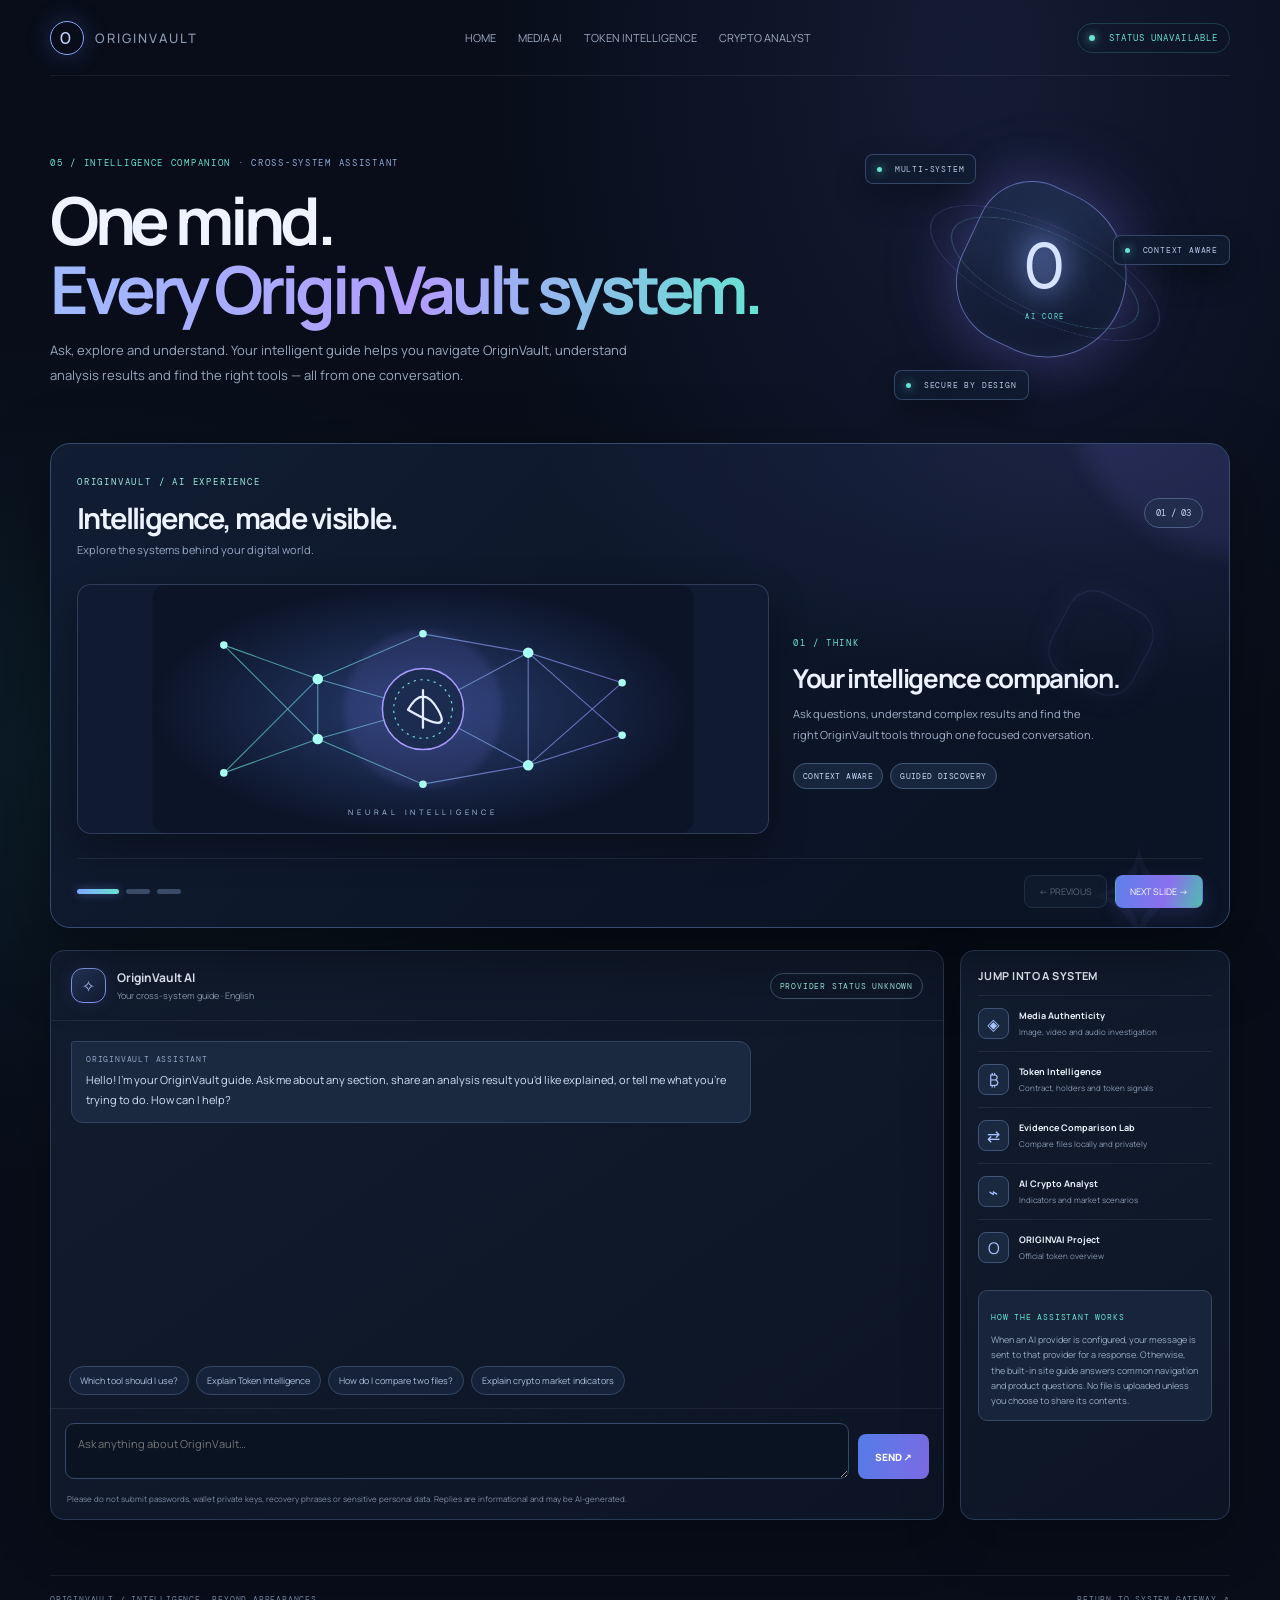
<file: ai-assistant.html>
<!doctype html>
<html lang="en" dir="ltr">
<head>
<meta charset="utf-8"><meta name="viewport" content="width=device-width,initial-scale=1"><meta name="theme-color" content="#080d19">
<meta name="description" content="Meet OriginVault AI Assistant — your intelligent guide across media authenticity, token intelligence, digital evidence and crypto analysis.">
<title>ORIGINVAULT AI ASSISTANT — Your Intelligence Companion</title>
<link rel="preconnect" href="https://fonts.googleapis.com"><link rel="preconnect" href="https://fonts.gstatic.com" crossorigin>
<link href="https://fonts.googleapis.com/css2?family=DM+Mono:wght@400;500&family=Manrope:wght@400;500;600;700;800&display=swap" rel="stylesheet">
<style>
:root{color-scheme:dark;--bg:#080d19;--panel:#101a2b;--line:#253550;--muted:#91a0b9;--white:#edf3ff;--cyan:#66e3d2;--violet:#a897ff;--blue:#7fa7ff;font-family:Manrope,system-ui,sans-serif}
*{box-sizing:border-box}html{scroll-behavior:smooth}body{margin:0;min-height:100vh;color:var(--white);background:radial-gradient(ellipse at 76% 4%,#25315c66,transparent 36%),radial-gradient(ellipse at 4% 46%,#123d4650,transparent 34%),var(--bg);overflow-x:hidden}a{color:inherit;text-decoration:none}button,input,textarea{font:inherit}.shell{width:min(1180px,calc(100% - 42px));margin:auto}.topbar{height:76px;display:flex;align-items:center;justify-content:space-between;border-bottom:1px solid #ffffff12}.brand{display:flex;align-items:center;gap:11px;font-weight:800;letter-spacing:.16em;font-size:13px}.brand-mark{width:34px;height:34px;border:1px solid #8aa9ff;border-radius:50%;display:grid;place-items:center;color:#c4d6ff;font:18px 'DM Mono';box-shadow:0 0 25px #688bff40}.brand span:last-child{color:#8e9bb3;font-weight:500}.toplinks{display:flex;gap:22px;align-items:center;font-size:11px;color:#9eabc2}.toplinks a:hover{color:var(--cyan)}.status{font:9px 'DM Mono';letter-spacing:.12em;color:var(--cyan);border:1px solid #4ed9c433;padding:8px 11px;border-radius:30px}.status i{display:inline-block;width:6px;height:6px;border-radius:50%;background:var(--cyan);margin-right:7px;box-shadow:0 0 10px var(--cyan)}
.hero{padding:54px 0 28px;display:grid;grid-template-columns:1fr 370px;gap:34px;align-items:center}.eyebrow{font:9px 'DM Mono';letter-spacing:.19em;color:#91a9d7}.eyebrow b{color:var(--cyan);font-weight:400}.hero h1{font-size:clamp(38px,5.4vw,66px);line-height:1.04;letter-spacing:-.065em;margin:17px 0 15px;max-width:720px}.hero h1 em{font-style:normal;background:linear-gradient(95deg,#9fbaff,#b29dff 52%,#66e3d2);color:transparent;background-clip:text}.hero p{color:#9aa8bf;font-size:13px;line-height:1.9;max-width:620px;margin:0}.hero-visual{height:285px;display:grid;place-items:center;position:relative;isolation:isolate}.orb-glow{position:absolute;width:190px;height:190px;border-radius:50%;background:#7d77ff25;filter:blur(35px)}.orb{position:absolute;width:166px;height:166px;border:1px solid #8e9dfb99;border-radius:39% 61% 55% 45%;display:grid;place-items:center;transform:rotate(25deg);background:radial-gradient(circle at 40% 35%,#27365d,#10182d 68%);box-shadow:0 0 55px #8b82ff33,inset 0 0 35px #7c9cff21;animation:morph 8s ease-in-out infinite, levitate 5s ease-in-out infinite}.orb:before,.orb:after{content:"";position:absolute;inset:-20px;border:1px solid #64d9d055;border-radius:50%;transform:rotateX(67deg) rotate(-24deg);animation:spin 16s linear infinite}.orb:after{inset:-43px;border-color:#a58cff44;transform:rotateX(68deg) rotate(58deg);animation-duration:24s;animation-direction:reverse}.orb-core{transform:rotate(-25deg);font:64px 'DM Mono';color:#d6e3ff;text-shadow:0 0 26px #8eaaff}.orb-core small{display:block;font:7px 'DM Mono';letter-spacing:.25em;text-align:center;color:var(--cyan);margin-top:4px}.satellite{position:absolute;border:1px solid #6a8bbd66;background:#111c31dd;border-radius:8px;padding:9px 11px;font:8px 'DM Mono';letter-spacing:.1em;color:#b8c8e4;box-shadow:0 12px 30px #0005;animation:levitate 4s ease-in-out infinite}.satellite.one{top:24px;left:5px}.satellite.two{right:0;top:105px;animation-delay:-1.4s}.satellite.three{bottom:15px;left:34px;animation-delay:-2.2s}.satellite i{display:inline-block;width:5px;height:5px;background:var(--cyan);border-radius:50%;margin-right:7px;box-shadow:0 0 10px var(--cyan)}
.intro{border:1px solid #334363;border-radius:18px;background:linear-gradient(125deg,#121e33ee,#10172aee);padding:22px 24px 20px;box-shadow:0 20px 70px #0004;position:relative;overflow:hidden}.intro:before{content:"";position:absolute;width:340px;height:340px;right:-180px;top:-230px;border-radius:50%;background:#897dff1a;filter:blur(10px)}.intro-head{display:flex;justify-content:space-between;gap:12px;align-items:center;position:relative}.intro-kicker{font:9px 'DM Mono';letter-spacing:.15em;color:var(--cyan)}.slide-count{font:9px 'DM Mono';color:#8191ad}.slide{display:none;min-height:130px;padding:19px 0 12px;animation:fade .35s ease}.slide.active{display:block}.slide h2{font-size:22px;letter-spacing:-.04em;margin:0 0 8px}.slide p{font-size:11px;line-height:1.8;color:#9eacc3;margin:0;max-width:780px}.slide-art{display:flex;gap:8px;margin-top:14px;flex-wrap:wrap}.slide-art span{font:8px 'DM Mono';letter-spacing:.06em;color:#b6c7e3;border:1px solid #394c6a;background:#18243a;padding:7px 9px;border-radius:5px}.intro-controls{display:flex;align-items:center;justify-content:space-between;border-top:1px solid #ffffff12;padding-top:14px}.dots{display:flex;gap:6px}.dots button{width:18px;height:4px;border:0;border-radius:4px;background:#3a4b67;padding:0;cursor:pointer}.dots button.active{width:31px;background:linear-gradient(90deg,var(--blue),var(--cyan))}.slide-actions{display:flex;gap:8px}.slide-actions button{border:1px solid #435573;background:#17243a;color:#d8e4f9;border-radius:6px;padding:8px 12px;font-size:9px;cursor:pointer}.slide-actions button.primary{background:linear-gradient(100deg,#547be4,#796be2);border-color:transparent;color:#fff}
.workspace{display:grid;grid-template-columns:minmax(0,1fr) 270px;gap:16px;margin:22px 0 55px;align-items:stretch}.chat-card,.side-card{border:1px solid #2a3a55;border-radius:14px;background:linear-gradient(145deg,#111c2e,#0d1525);box-shadow:0 18px 55px #0004}.chat-card{min-height:570px;display:flex;flex-direction:column;overflow:hidden}.chat-head{display:flex;align-items:center;justify-content:space-between;padding:17px 20px;border-bottom:1px solid #ffffff12}.chat-title{display:flex;align-items:center;gap:11px}.mini-orb{width:35px;height:35px;border:1px solid #8297ee;border-radius:12px;display:grid;place-items:center;color:#b9caff;background:linear-gradient(145deg,#26365b,#111b30);box-shadow:0 0 18px #8177ff22}.chat-title strong{display:block;font-size:12px}.chat-title small{display:block;color:#8c9ab2;font-size:9px;margin-top:3px}.engine-pill{font:8px 'DM Mono';letter-spacing:.1em;border:1px solid #3b536a;border-radius:30px;padding:7px 9px;color:#9ee9dc}.messages{flex:1;min-height:340px;max-height:470px;overflow:auto;padding:20px;display:flex;flex-direction:column;gap:14px}.message{max-width:min(85%,680px);padding:12px 14px;border-radius:12px;font-size:11px;line-height:1.8;white-space:pre-wrap;overflow-wrap:anywhere}.message.bot{align-self:flex-start;background:#1a2940;border:1px solid #314562;color:#d4e1f5;border-top-left-radius:3px}.message.user{align-self:flex-end;background:linear-gradient(120deg,#435fae,#6155a7);color:#fff;border-top-right-radius:3px}.message small{display:block;font:8px 'DM Mono';letter-spacing:.1em;color:#8fa3c4;margin-bottom:6px}.message.user small{color:#d4d8ff}.typing{display:flex;gap:5px;padding:5px 2px}.typing i{width:5px;height:5px;border-radius:50%;background:var(--cyan);animation:blink 1s infinite}.typing i:nth-child(2){animation-delay:.15s}.typing i:nth-child(3){animation-delay:.3s}.quick-prompts{padding:0 18px 13px;display:flex;gap:7px;flex-wrap:wrap}.quick-prompts button{border:1px solid #344966;background:#152239;color:#aebfda;border-radius:30px;padding:7px 10px;font-size:9px;cursor:pointer}.quick-prompts button:hover{border-color:#7a8ee1;color:#fff}.composer{border-top:1px solid #ffffff12;padding:14px;display:flex;gap:9px;align-items:end}.composer textarea{flex:1;min-height:45px;max-height:130px;resize:vertical;border:1px solid #354968;border-radius:9px;background:#0a1322;color:#e6efff;padding:12px;font-size:11px;outline:none}.composer textarea:focus{border-color:#8499f3;box-shadow:0 0 0 3px #8796f31a}.send{height:45px;padding:0 17px;border:0;border-radius:8px;background:linear-gradient(110deg,#537ce6,#806ce7);color:white;font-weight:800;font-size:10px;cursor:pointer}.send:disabled{opacity:.5;cursor:wait}.privacy-note{padding:0 16px 13px;color:#7f8da5;font-size:8px;line-height:1.6}.side-card{padding:17px}.side-card h3{font-size:11px;margin:0 0 12px;letter-spacing:.04em}.tool-link{display:flex;gap:10px;padding:12px 0;border-top:1px solid #ffffff12;align-items:center}.tool-icon{width:31px;height:31px;display:grid;place-items:center;border:1px solid #405578;border-radius:8px;color:#a9c4ff;background:#1a2940;flex:none}.tool-link strong{display:block;font-size:9px}.tool-link small{display:block;color:#8999b2;font-size:8px;margin-top:4px;line-height:1.5}.tool-link:hover strong{color:var(--cyan)}.side-note{border:1px solid #354762;background:#17243a;border-radius:9px;padding:12px;margin-top:15px}.side-note b{font:8px 'DM Mono';letter-spacing:.1em;color:var(--cyan)}.side-note p{font-size:9px;color:#9baac0;line-height:1.7;margin:7px 0 0}.foot{border-top:1px solid #ffffff13;padding:18px 0 25px;display:flex;justify-content:space-between;gap:12px;color:#71819b;font:8px 'DM Mono';letter-spacing:.1em}
@keyframes spin{to{transform:rotate(360deg)}}@keyframes morph{0%,100%{border-radius:39% 61% 55% 45%}50%{border-radius:60% 40% 38% 62%}}@keyframes levitate{0%,100%{translate:0 0}50%{translate:0 -9px}}@keyframes fade{from{opacity:0;translate:0 5px}to{opacity:1;translate:0 0}}@keyframes blink{50%{opacity:.2;translate:0 -3px}}
@media(max-width:850px){.hero{grid-template-columns:1fr 280px;gap:12px}.workspace{grid-template-columns:1fr}.side-card{display:grid;grid-template-columns:1fr 1fr;gap:0 18px}.side-card h3,.side-note{grid-column:1/-1}}
@media(max-width:620px){.shell{width:calc(100% - 28px)}.topbar{height:64px}.toplinks{gap:12px}.toplinks a:not(:last-child){display:none}.status{font-size:7px;padding:7px}.hero{grid-template-columns:1fr;padding-top:36px}.hero-visual{height:225px;grid-row:1}.hero-copy{grid-row:2}.orb{width:132px;height:132px}.orb-core{font-size:50px}.satellite.one{left:4%;top:12px}.satellite.two{right:3%;top:80px}.satellite.three{left:10%;bottom:4px}.intro{padding:17px}.slide{min-height:155px}.slide h2{font-size:19px}.workspace{margin-top:15px}.chat-card{min-height:610px}.messages{padding:14px;min-height:360px}.message{max-width:94%}.chat-head{padding:13px}.engine-pill{font-size:7px}.composer{padding:10px}.send{padding:0 12px}.side-card{display:block}.foot{font-size:7px;flex-direction:column}}
@media(prefers-reduced-motion:reduce){*,*:before,*:after{animation:none!important;scroll-behavior:auto!important;transition:none!important}}

/* Refined animated onboarding carousel */
.intro{padding:25px 27px 20px;border-color:#46577d;background:radial-gradient(ellipse at 92% 0%,#8e7bff1d,transparent 40%),radial-gradient(ellipse at 0% 100%,#5ce0cf0d,transparent 45%),linear-gradient(125deg,#151f38f5,#0d1729f5);box-shadow:0 22px 70px #0006,inset 0 1px #ffffff0d}
.intro:after{content:'✧';position:absolute;right:27px;bottom:-42px;font-size:150px;line-height:1;color:#9c9bff0b;pointer-events:none}
.intro-head{align-items:center}.intro-kicker{font-size:9px;color:#9deadd;letter-spacing:.2em}.slide-count{padding:7px 10px;border:1px solid #52658b66;border-radius:20px;background:#18243b;color:#d1dcf4}
.slide-progress{height:3px;border-radius:4px;background:#ffffff12;overflow:hidden;margin-top:16px;position:relative;z-index:1}.slide-progress span{display:block;width:0;height:100%;border-radius:4px;background:linear-gradient(90deg,#7c8dff,#a78bfa,#63e4d2);box-shadow:0 0 12px #7e9aff88}
.slide{position:relative;min-height:150px;padding:23px 0 17px}.slide:before{content:'';position:absolute;right:5%;top:23px;width:90px;height:90px;border:1px solid #91a0ff22;border-radius:27px;transform:rotate(28deg);box-shadow:0 0 35px #8e83ff12,inset 0 0 25px #8e83ff0b;pointer-events:none}
.slide h2{position:relative;font-size:clamp(21px,3vw,28px);letter-spacing:-.055em;max-width:75%;line-height:1.2;background:linear-gradient(90deg,#f0f4ff,#c3caff 75%,#8ee8db);color:transparent;background-clip:text}
.slide p{position:relative;max-width:78%;font-size:11px;line-height:1.95;color:#aab8d0}
.slide-art{position:relative;gap:7px}.slide-art span{border-radius:30px;padding:8px 11px;border-color:#50658c88;background:linear-gradient(120deg,#1c2b47,#17233a);box-shadow:inset 0 1px #ffffff0b;color:#c7d6f2}
.intro-controls{position:relative;z-index:2;padding-top:16px}.dots{gap:7px}.dots button{height:5px;width:21px;transition:width .25s,background .25s}.dots button.active{width:37px;box-shadow:0 0 10px #7f9bff66}
.slide-actions button{padding:9px 14px;border-radius:8px;transition:transform .2s,border-color .2s}.slide-actions button:hover:not(:disabled){transform:translateY(-2px);border-color:#8a9ce5}.slide-actions button:disabled{opacity:.4;cursor:not-allowed}.slide-actions button.primary{background:linear-gradient(110deg,#627eea,#8a72ed 58%,#4ebdae);box-shadow:0 7px 20px #6b70e52c}
@media(max-width:620px){.intro{padding:18px}.slide{min-height:184px;padding:21px 0 15px}.slide h2,.slide p{max-width:100%}.slide:before{right:4%;top:42px;width:62px;height:62px;opacity:.55}.slide-art span{font-size:7px;padding:7px 9px}}

/* New editorial image carousel */
.intro-gallery{padding:24px 26px 19px;border:1px solid #354b70;border-radius:20px;background:radial-gradient(ellipse at 90% 0%,#827cff20,transparent 38%),linear-gradient(135deg,#111d33,#0b1425 75%);box-shadow:0 24px 75px #0006}
.gallery-top{display:flex;align-items:center;justify-content:space-between;gap:16px}.gallery-top h2{font-size:clamp(21px,3vw,29px);letter-spacing:-.055em;margin:8px 0 4px}.gallery-top p{font-size:11px;color:#96a7c2;margin:0}.slide-count{font:9px 'DM Mono';color:#cbd8f2;border:1px solid #465a7b;border-radius:24px;padding:8px 11px;background:#17243a;white-space:nowrap}
.gallery-stage{position:relative;margin-top:17px}.gallery-stage{display:grid;grid-template-columns:minmax(0,1fr)}.gallery-stage .slide{display:grid;grid-area:1/1;grid-template-columns:minmax(0,1.35fr) minmax(190px,.8fr);gap:24px;align-items:center;min-height:270px;padding:0;opacity:0;visibility:hidden;pointer-events:none;transition:opacity .7s ease,visibility .7s ease}.gallery-stage .slide.active{opacity:1;visibility:visible;pointer-events:auto}
.slide-visual{height:250px;overflow:hidden;border:1px solid #52658c77;border-radius:14px;background:#101a30;box-shadow:0 14px 38px #0005;position:relative}.slide-visual svg{display:block;width:100%;height:100%;object-fit:cover}.slide-copy{padding:10px 8px 10px 0}.slide-index{font:9px 'DM Mono';letter-spacing:.18em;color:#70dfd2}.slide-copy h3{font-size:clamp(19px,2.5vw,26px);line-height:1.2;letter-spacing:-.05em;margin:12px 0 10px;color:#eff3ff}.slide-copy p{font-size:11px;line-height:1.9;color:#a2b1c9;margin:0}.slide-tags{display:flex;flex-wrap:wrap;gap:7px;margin-top:17px}.slide-tags span{font:8px 'DM Mono';letter-spacing:.05em;color:#c6d7f4;padding:7px 9px;border:1px solid #435878;border-radius:30px;background:#18263d}
.intro-gallery .intro-controls{margin-top:14px}.intro-gallery .dots button{width:24px;height:5px}.intro-gallery .dots button.active{width:42px}.intro-gallery .slide-actions button{padding:9px 14px;border-radius:8px}.intro-gallery .slide-actions button.primary{background:linear-gradient(110deg,#5c80e9,#8b70ed 58%,#4ebdae);box-shadow:0 7px 20px #6b70e52c}
@media(max-width:700px){.intro-gallery{padding:18px}.gallery-stage .slide,.gallery-stage .slide.active{grid-template-columns:1fr;gap:15px}.slide-visual{height:190px}.slide-copy{padding:0 2px 4px}.slide-copy h3{margin:8px 0}.gallery-top h2{font-size:22px}.gallery-top p{font-size:10px}}
@media(prefers-reduced-motion:reduce){.gallery-stage .slide{transition:none}}
</style>
</head>
<body>
<div class="shell">
<header class="topbar"><a class="brand" href="/"><span class="brand-mark">O</span><span>ORIGIN<span>VAULT</span></span></a><nav class="toplinks"><a href="/">HOME</a><a href="/ai.html">MEDIA AI</a><a href="/token-intelligence.html">TOKEN INTELLIGENCE</a><a href="/crypto-analyst.html">CRYPTO ANALYST</a></nav><span class="status" id="engineStatus"><i></i> INITIALIZING</span></header>
<section class="hero">
<div class="hero-copy"><div class="eyebrow"><b>05 / INTELLIGENCE COMPANION</b> · CROSS-SYSTEM ASSISTANT</div><h1>One mind.<br><em>Every OriginVault system.</em></h1><p>Ask, explore and understand. Your intelligent guide helps you navigate OriginVault, understand analysis results and find the right tools — all from one conversation.</p></div>
<div class="hero-visual" aria-label="Animated AI core illustration"><div class="orb-glow"></div><div class="orb"><div class="orb-core">O<small>AI CORE</small></div></div><div class="satellite one"><i></i> MULTI-SYSTEM</div><div class="satellite two"><i></i> CONTEXT AWARE</div><div class="satellite three"><i></i> SECURE BY DESIGN</div></div>
</section>
<section class="intro intro-gallery" aria-label="AI visual onboarding">
<div class="gallery-top"><div><span class="intro-kicker">ORIGINVAULT / AI EXPERIENCE</span><h2>Intelligence, made visible.</h2><p>Explore the systems behind your digital world.</p></div><span class="slide-count" id="slideCount">01 / 03</span></div>

<div class="gallery-stage">
<div class="slide active">
<div class="slide-visual neural-art" role="img" aria-label="Abstract glowing artificial intelligence neural network">
<svg viewBox="0 0 720 330" xmlns="http://www.w3.org/2000/svg" aria-hidden="true"><defs><radialGradient id="nBg"><stop stop-color="#273d70"/><stop offset="1" stop-color="#0c1428"/></radialGradient><linearGradient id="nLine"><stop stop-color="#65e4d4"/><stop offset="1" stop-color="#9b8cff"/></linearGradient><filter id="nGlow"><feGaussianBlur stdDeviation="5"/></filter></defs><rect width="720" height="330" rx="18" fill="url(#nBg)"/><circle cx="360" cy="165" r="105" fill="#8b83ff" opacity=".12" filter="url(#nGlow)"/><g stroke="url(#nLine)" stroke-width="1.5" opacity=".65" fill="none"><path d="M95 80 220 125 360 165 500 90 625 130M95 250 220 205 360 165 500 240 625 200M220 125 220 205M500 90 500 240M95 80 220 205M625 130 500 240M95 250 220 125M625 200 500 90"/><path d="M220 125 360 65 500 90M220 205 360 265 500 240"/></g><g fill="#a9fff2"><circle cx="95" cy="80" r="5"/><circle cx="95" cy="250" r="5"/><circle cx="220" cy="125" r="7"/><circle cx="220" cy="205" r="7"/><circle cx="360" cy="65" r="5"/><circle cx="360" cy="265" r="5"/><circle cx="500" cy="90" r="7"/><circle cx="500" cy="240" r="7"/><circle cx="625" cy="130" r="5"/><circle cx="625" cy="200" r="5"/></g><circle cx="360" cy="165" r="54" fill="#1c2c50" stroke="#a99cff" stroke-width="2"/><circle cx="360" cy="165" r="39" fill="none" stroke="#72e7d7" stroke-width="1.5" stroke-dasharray="3 6"/><path d="M340 166q20-35 40 0t-40 0M360 140v50" fill="none" stroke="#e3edff" stroke-width="3" stroke-linecap="round"/><text x="360" y="306" fill="#a9c5e9" font-size="10" letter-spacing="5" text-anchor="middle">NEURAL INTELLIGENCE</text></svg>
</div><div class="slide-copy"><span class="slide-index">01 / THINK</span><h3>Your intelligence companion.</h3><p>Ask questions, understand complex results and find the right OriginVault tools through one focused conversation.</p><div class="slide-tags"><span>CONTEXT AWARE</span><span>GUIDED DISCOVERY</span></div></div>
</div>
<div class="slide">
<div class="slide-visual globe-art" role="img" aria-label="Futuristic holographic digital globe with data connections">
<svg viewBox="0 0 720 330" xmlns="http://www.w3.org/2000/svg" aria-hidden="true"><defs><radialGradient id="gBg"><stop stop-color="#23445a"/><stop offset="1" stop-color="#0b1529"/></radialGradient><linearGradient id="gStroke"><stop stop-color="#66e3d2"/><stop offset="1" stop-color="#9b91ff"/></linearGradient></defs><rect width="720" height="330" rx="18" fill="url(#gBg)"/><g fill="none" stroke="url(#gStroke)" opacity=".7"><circle cx="360" cy="155" r="105" stroke-width="2"/><ellipse cx="360" cy="155" rx="48" ry="105"/><ellipse cx="360" cy="155" rx="82" ry="105"/><ellipse cx="360" cy="155" rx="105" ry="38"/><ellipse cx="360" cy="155" rx="105" ry="72"/><path d="M255 155h210M360 50v210"/></g><g fill="#9cf4e6"><circle cx="270" cy="100" r="4"/><circle cx="440" cy="90" r="4"/><circle cx="465" cy="190" r="5"/><circle cx="315" cy="255" r="4"/><circle cx="250" cy="185" r="4"/></g><g stroke="#8da4ff" stroke-width="1" opacity=".6"><path d="M270 100 190 60 120 85M440 90 525 55 600 85M465 190 555 230 625 205M315 255 250 290 160 270"/></g><g fill="#b9caff" font-size="10" letter-spacing="3"><text x="65" y="52">GLOBAL SIGNALS</text><text x="510" y="42">LIVE CONTEXT</text><text x="535" y="265">CONNECTED SYSTEMS</text></g><text x="360" y="306" fill="#a9c5e9" font-size="10" letter-spacing="5" text-anchor="middle">FOUR SPECIALIST WORKSPACES</text></svg>
</div><div class="slide-copy"><span class="slide-index">02 / CONNECT</span><h3>One guide. Every workspace.</h3><p>Navigate media authenticity, token intelligence, evidence comparison and crypto market analysis with clear, practical guidance.</p><div class="slide-tags"><span>MEDIA AI</span><span>TOKEN DATA</span><span>EVIDENCE LAB</span><span>CRYPTO ANALYSIS</span></div></div>
</div>
<div class="slide">
<div class="slide-visual shield-art" role="img" aria-label="Abstract digital security shield surrounded by luminous data particles">
<svg viewBox="0 0 720 330" xmlns="http://www.w3.org/2000/svg" aria-hidden="true"><defs><radialGradient id="sBg"><stop stop-color="#3a315f"/><stop offset="1" stop-color="#10172c"/></radialGradient><linearGradient id="sShield" x1="0" x2="1" y1="0" y2="1"><stop stop-color="#63e5d4"/><stop offset=".55" stop-color="#7f9cff"/><stop offset="1" stop-color="#b18cff"/></linearGradient></defs><rect width="720" height="330" rx="18" fill="url(#sBg)"/><g fill="none" stroke="#8798e9" opacity=".25"><circle cx="360" cy="150" r="125"/><circle cx="360" cy="150" r="145" stroke-dasharray="2 9"/><path d="M110 150h500M360 25v250"/></g><path d="M360 58 450 92v67c0 60-38 99-90 124-52-25-90-64-90-124V92z" fill="#24365b" stroke="url(#sShield)" stroke-width="3"/><path d="M360 82 428 108v50c0 45-27 76-68 98-41-22-68-53-68-98v-50z" fill="#1a2c4d" stroke="#9eabff" stroke-width="1.5"/><path d="m326 157 23 23 47-53" fill="none" stroke="#9bf5e6" stroke-width="8" stroke-linecap="round" stroke-linejoin="round"/><g fill="#9cf4e6"><circle cx="210" cy="90" r="4"/><circle cx="510" cy="80" r="4"/><circle cx="540" cy="215" r="5"/><circle cx="185" cy="225" r="5"/><circle cx="360" cy="28" r="3"/></g><g stroke="#8b9dff" opacity=".6"><path d="M210 90 260 110M510 80 455 105M540 215 455 205M185 225 265 205"/></g><text x="360" y="306" fill="#c4c9ed" font-size="10" letter-spacing="5" text-anchor="middle">PRIVACY • CONTROL • TRANSPARENCY</text></svg>
</div><div class="slide-copy"><span class="slide-index">03 / PROTECT</span><h3>Built around clarity and control.</h3><p>Never share passwords, private keys or recovery phrases. Verify important decisions independently.</p><p class="provider-status-copy">Checking configured AI provider availability…</p><div class="slide-tags"><span>PROVIDER STATUS</span><span>PRIVACY FIRST</span><span>HUMAN CONTROL</span></div></div>
</div>
</div>
<div class="intro-controls"><div class="dots"><button class="active" aria-label="Slide 1"></button><button aria-label="Slide 2"></button><button aria-label="Slide 3"></button></div><div class="slide-actions"><button id="prevSlide" disabled>← PREVIOUS</button><button class="primary" id="nextSlide">NEXT →</button></div></div>
</section>
<main class="workspace">
<section class="chat-card" aria-label="AI assistant chat">
<div class="chat-head"><div class="chat-title"><div class="mini-orb">✧</div><div><strong>OriginVault AI</strong><small>Your cross-system guide · English</small></div></div><span class="engine-pill" id="modelLabel">SITE GUIDE READY</span></div>
<div class="messages" id="messages" aria-live="polite"><div class="message bot"><small>ORIGINVAULT ASSISTANT</small>Hello! I'm your OriginVault guide. Ask me about any section, share an analysis result you'd like explained, or tell me what you're trying to do. How can I help?</div></div>
<div class="quick-prompts"><button>Which tool should I use?</button><button>Explain Token Intelligence</button><button>How do I compare two files?</button><button>Explain crypto market indicators</button></div>
<form class="composer" id="chatForm"><textarea id="userInput" rows="2" maxlength="4000" placeholder="Ask anything about OriginVault…" aria-label="Your message"></textarea><button class="send" id="sendButton" type="submit">SEND ↗</button></form>
<div class="privacy-note">Please do not submit passwords, wallet private keys, recovery phrases or sensitive personal data. Replies are informational and may be AI-generated.</div>
</section>
<aside class="side-card"><h3>JUMP INTO A SYSTEM</h3>
<a class="tool-link" href="/ai.html"><span class="tool-icon">◈</span><span><strong>Media Authenticity</strong><small>Image, video and audio investigation</small></span></a>
<a class="tool-link" href="/token-intelligence.html"><span class="tool-icon">₿</span><span><strong>Token Intelligence</strong><small>Contract, holders and token signals</small></span></a>
<a class="tool-link" href="/evidence-comparison.html"><span class="tool-icon">⇄</span><span><strong>Evidence Comparison Lab</strong><small>Compare files locally and privately</small></span></a>
<a class="tool-link" href="/crypto-analyst.html"><span class="tool-icon">⌁</span><span><strong>AI Crypto Analyst</strong><small>Indicators and market scenarios</small></span></a>
<a class="tool-link" href="/token-project.html"><span class="tool-icon">O</span><span><strong>ORIGINVAI Project</strong><small>Official token overview</small></span></a>
<div class="side-note"><b>HOW THE ASSISTANT WORKS</b><p>When an AI provider is configured, your message is sent to that provider for a response. Otherwise, the built-in site guide answers common navigation and product questions. No file is uploaded unless you choose to share its contents.</p></div>
</aside>
</main>
<footer class="foot"><span>ORIGINVAULT / INTELLIGENCE, BEYOND APPEARANCES</span><a href="/">RETURN TO SYSTEM GATEWAY ↗</a></footer>
</div>
<script>
(function(){
 const slides=[...document.querySelectorAll('.slide')],dots=[...document.querySelectorAll('.dots button')],count=document.getElementById('slideCount'),prev=document.getElementById('prevSlide'),next=document.getElementById('nextSlide'),guide=document.querySelector('.intro');let current=0,slideTimer=null,paused=false;const slideDuration=4000;
 function stopAutoplay(){if(slideTimer)clearTimeout(slideTimer);slideTimer=null;}
 function startAutoplay(){stopAutoplay();if(paused)return;slideTimer=setTimeout(()=>{show((current+1)%slides.length);},slideDuration);}
 function show(n){current=(n+slides.length)%slides.length;slides.forEach((s,i)=>s.classList.toggle('active',i===current));dots.forEach((d,i)=>d.classList.toggle('active',i===current));count.textContent=String(current+1).padStart(2,'0')+' / '+String(slides.length).padStart(2,'0');prev.disabled=current===0;next.textContent=current===slides.length-1?'START CHATTING ✓':'NEXT SLIDE →';startAutoplay();}
 prev.addEventListener('click',()=>show(current-1));next.addEventListener('click',()=>{if(current===slides.length-1)document.getElementById('userInput').focus();else show(current+1)});dots.forEach((d,i)=>d.addEventListener('click',()=>show(i)));guide.addEventListener('mouseenter',()=>{paused=true;stopAutoplay()});guide.addEventListener('mouseleave',()=>{paused=false;startAutoplay()});guide.addEventListener('focusin',()=>{paused=true;stopAutoplay()});guide.addEventListener('focusout',e=>{if(!guide.contains(e.relatedTarget)){paused=false;startAutoplay()}});show(0);
 const api='https://originvault-crypto-analyst-api.onrender.com',messages=document.getElementById('messages'),input=document.getElementById('userInput'),send=document.getElementById('sendButton'),form=document.getElementById('chatForm');let history=[];
 function addMessage(role,text,meta){const el=document.createElement('div');el.className='message '+role;const label=document.createElement('small');label.textContent=role==='user'?'YOU':(meta||'ORIGINVAULT ASSISTANT');el.appendChild(label);el.appendChild(document.createTextNode(text));messages.appendChild(el);messages.scrollTop=messages.scrollHeight;return el;}
 async function health(){try{const r=await fetch(api+'/assistant/health',{signal:AbortSignal.timeout(9000)});if(!r.ok)throw Error();const d=await r.json();document.getElementById('engineStatus').innerHTML='<i></i> '+(d.providers?.length?'AI PROVIDERS ONLINE':'GUIDE MODE ONLY');document.getElementById('modelLabel').textContent=d.providers?.length?d.providers.join(' + ').toUpperCase():'SITE GUIDE · NO MODEL KEY';const p=slides[2].querySelector('.provider-status-copy');if(p)p.textContent=d.providers?.length?'Connected providers: '+d.providers.join(', ')+'. The router tries them in order and switches if one fails. Provider answers are not automatically fact-checked against live market data; use the specialist tools for current results.':'No external model API key is currently detected by the assistant service. The chat is using a built-in site guide, not a generative AI model. Add a provider key on the server to enable model-generated answers.';}catch(e){document.getElementById('engineStatus').innerHTML='<i></i> STATUS UNAVAILABLE';document.getElementById('modelLabel').textContent='PROVIDER STATUS UNKNOWN';}}
 async function sendMessage(text){text=(text||'').trim();if(!text)return;addMessage('user',text);history.push({role:'user',content:text});input.value='';send.disabled=true;send.textContent='THINKING…';const typing=document.createElement('div');typing.className='message bot';typing.innerHTML='<small>ORIGINVAULT ASSISTANT</small><span class="typing"><i></i><i></i><i></i></span>';messages.appendChild(typing);messages.scrollTop=messages.scrollHeight;
 try{const r=await fetch(api+'/assistant/chat',{method:'POST',headers:{'Content-Type':'application/json'},body:JSON.stringify({message:text,history:history.slice(-8)})});const d=await r.json();if(!r.ok)throw Error(d.detail||'Assistant service returned HTTP '+r.status);typing.remove();const answer=d.reply||'I could not prepare a response. Please try again.';addMessage('bot',answer,(d.provider||'SITE GUIDE').toUpperCase());history.push({role:'assistant',content:answer});document.getElementById('modelLabel').textContent=(d.provider||'SITE GUIDE').toUpperCase();}catch(e){typing.remove();addMessage('bot','I could not reach the assistant service right now. The API may be waking from its free-tier sleep. Please wait a moment and try again. ('+e.message+')','CONNECTION NOTICE');}finally{send.disabled=false;send.textContent='SEND ↗';input.focus();}}
 form.addEventListener('submit',e=>{e.preventDefault();sendMessage(input.value)});input.addEventListener('keydown',e=>{if(e.key==='Enter'&&!e.shiftKey){e.preventDefault();form.requestSubmit()}});document.querySelectorAll('.quick-prompts button').forEach(b=>b.addEventListener('click',()=>sendMessage(b.textContent)));health();
})();
</script>
</body></html>
</file>
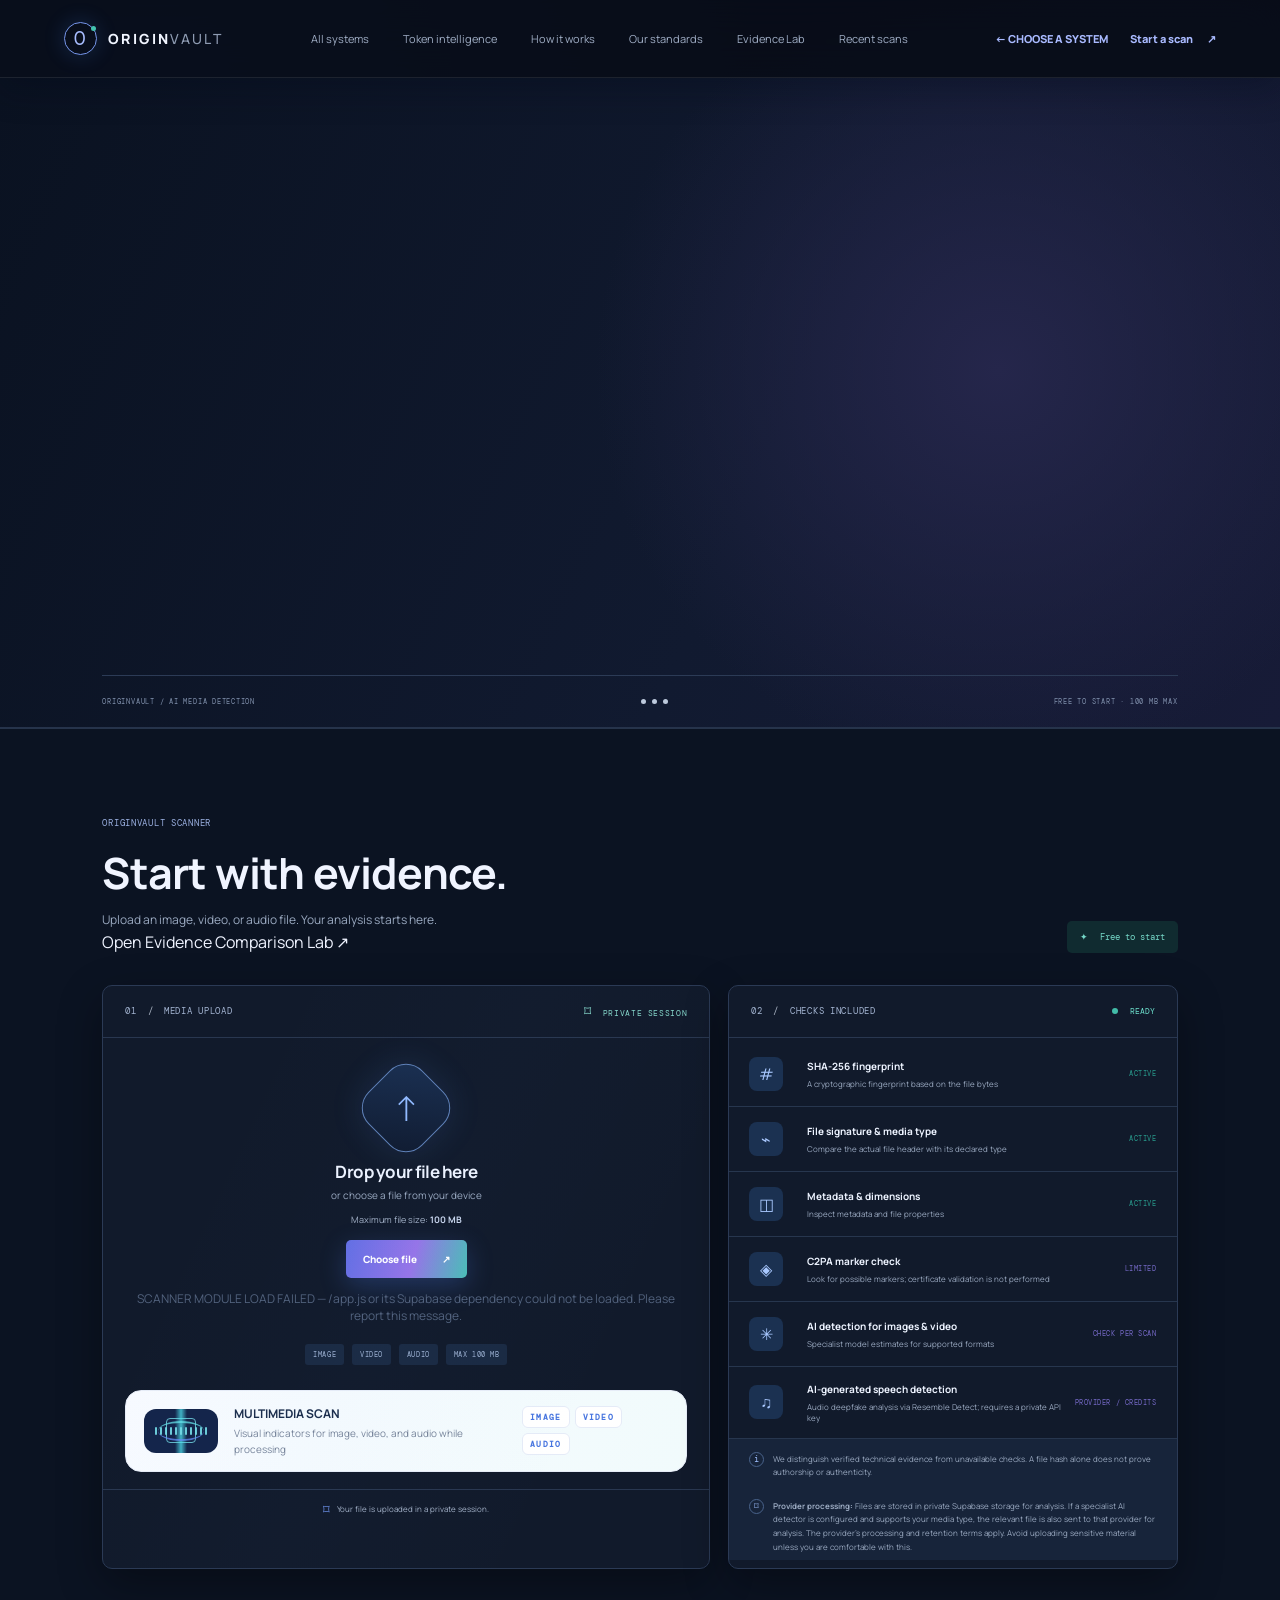
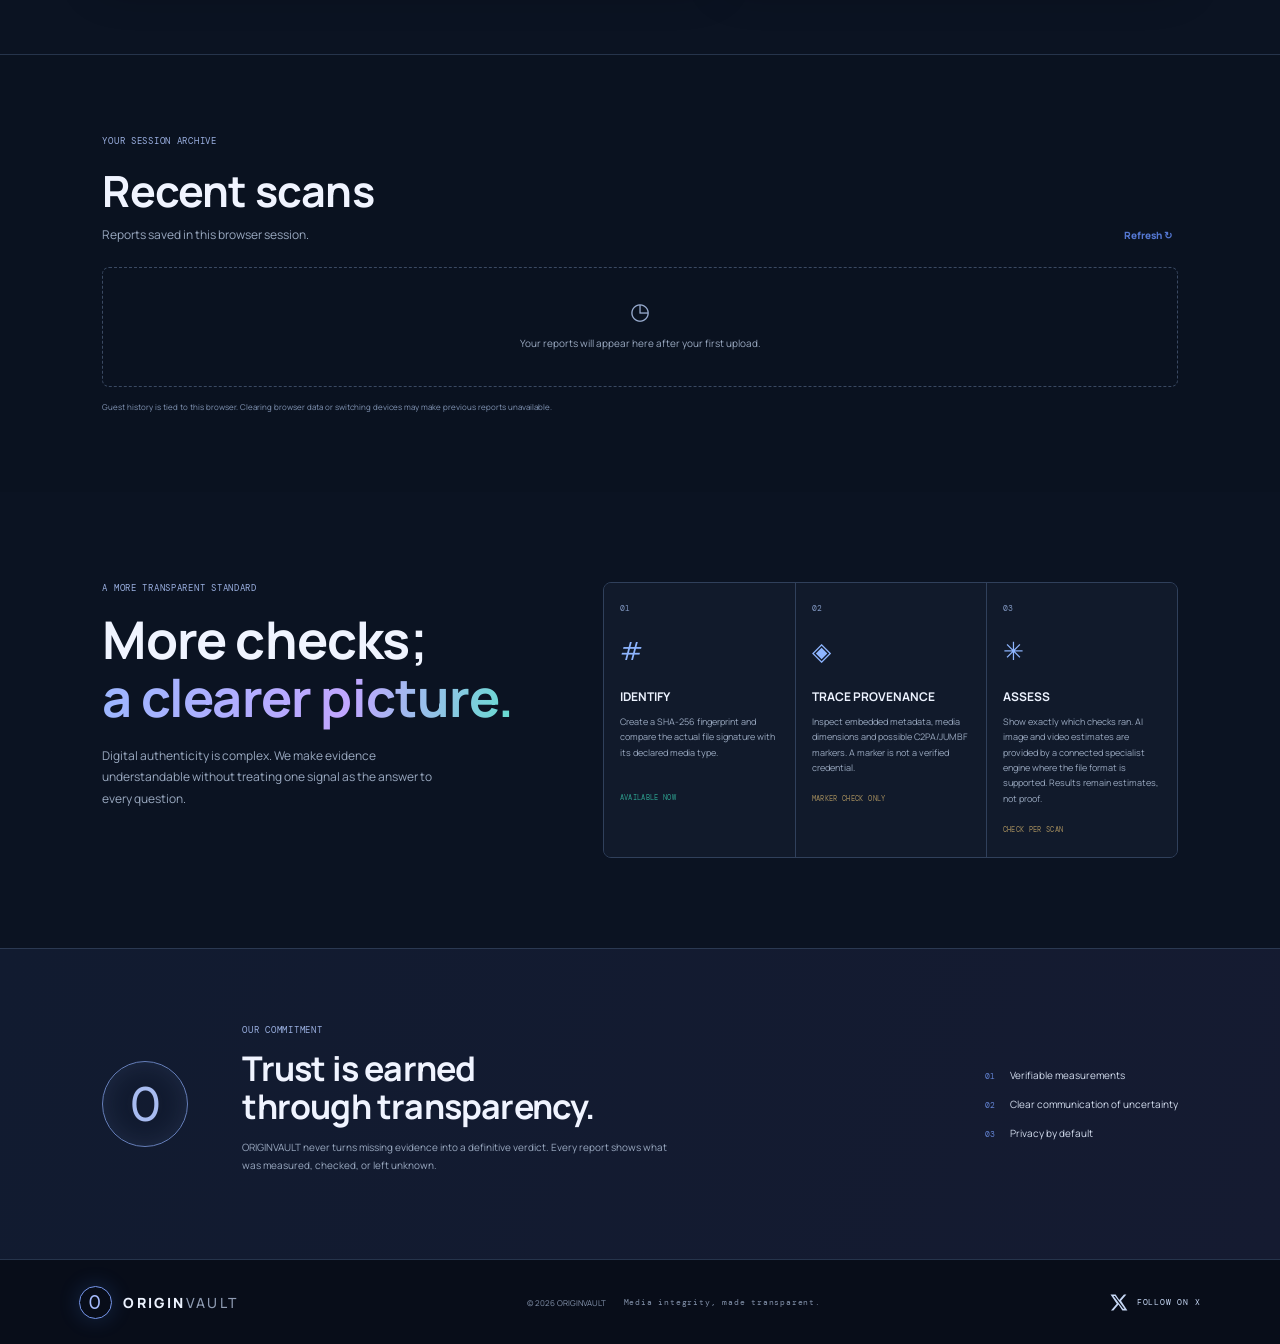
<file: ai.html>
<!doctype html>
<html lang="en" dir="ltr">
<head>
<meta charset="utf-8"><meta name="viewport" content="width=device-width,initial-scale=1"><meta name="theme-color" content="#080d19">
<meta name="description" content="ORIGINVAULT AI media detector — inspect images, video and audio for AI-generated signals and provenance.">
<title>ORIGINVAULT — AI Media Detection</title>
<link rel="preconnect" href="https://fonts.googleapis.com"><link rel="preconnect" href="https://fonts.gstatic.com" crossorigin>
<link href="https://fonts.googleapis.com/css2?family=DM+Mono:wght@400;500&family=Manrope:wght@400;500;600;700;800&display=swap" rel="stylesheet"><link rel="stylesheet" href="/styles.css?v=20261116-dark-report1">

<style>





























</style>
</head>
<body>

<header class="site-header">
<a class="brand" href="/"><span class="brand-symbol">O<span></span></span><span>ORIGIN<span class="brand-light">VAULT</span></span></a>
<nav class="main-nav"><a href="/">All systems</a><a href="/token-intelligence.html">Token intelligence</a><a href="#how">How it works</a><a href="#standards">Our standards</a><a href="/evidence-comparison.html">Evidence Lab</a><a href="#history">Recent scans</a></nav>
<div class="header-actions"><a class="header-cta" href="/">← CHOOSE A SYSTEM</a><a class="header-cta" href="#scanner">Start a scan <span>↗</span></a></div>
</header>
<main>

<section class="hero-story" aria-label="How ORIGINVAULT works">
<div class="story-slides">
<article class="story-slide slide-one"><div class="story-copy"><div class="eyebrow">OUR MISSION · 01 / 03</div><h1>See more clearly.<br><span>Make informed decisions.</span></h1><p>Examine images, video, and audio for technical signals of integrity and provenance. ORIGINVAULT explains its findings in clear language.</p><a class="primary-button" href="#scanner">Choose media ↗</a></div><div class="story-visual"><div class="visual-orbit"></div><div class="media-window"><div class="media-window-top">ORIGINVAULT · MEDIA INPUT</div><div class="media-preview"><i></i><b></b></div><div class="media-label">IMAGE · VIDEO · AUDIO</div></div><span class="visual-tag tag-a">PHOTO / 4.8 MB</span><span class="visual-tag tag-b">PRIVATE SCAN</span></div></article>
<article class="story-slide slide-two"><div class="story-copy"><div class="eyebrow">PROCESS · 02 / 03</div><h1>Measure first;<br><span>never guess.</span></h1><p>Calculate a SHA-256 fingerprint and inspect the actual file signature, metadata, and provenance markers.</p><a class="primary-button" href="#how">See the process ↓</a></div><div class="story-visual"><div class="hash-orbit"></div><div class="hash-core"><span>SHA</span><strong>256</strong><small>FINGERPRINT</small></div><div class="hash-node node-a">FILE SIGNATURE <b>✓</b></div><div class="hash-node node-b">METADATA <b>✓</b></div><div class="hash-node node-c">C2PA MARKER <b>?</b></div></div></article>
<article class="story-slide slide-three"><div class="story-copy"><div class="eyebrow">REPORT · 03 / 03</div><h1>One clear report;<br><span>every check explained.</span></h1><p>See what was confirmed, what was not, and what could not be checked—without false certainty.</p><a class="primary-button" href="#scanner">Start a free scan ↗</a></div><div class="story-visual"><div class="report-sheet"><div class="report-head">ORIGINVAULT <b>REPORT / 001</b></div><h3>Evidence summary</h3><div class="report-row">SHA-256 fingerprint <b class="yes">✓ YES</b></div><div class="report-row">File signature <b class="yes">✓ YES</b></div><div class="report-row">C2PA verification <b class="unknown">— UNKNOWN</b></div><div class="report-row">AI / deepfake <b class="unknown">— NOT CHECKED</b></div><small>NO FALSE CERTAINTY · JUST EVIDENCE</small></div></div></article>
</div><div class="story-bottom"><span>ORIGINVAULT / AI MEDIA DETECTION</span><div class="story-dots"><i></i><i></i><i></i></div><span>FREE TO START · 100 MB MAX</span></div></section>
<section class="scanner-section" id="scanner"><div class="scanner-heading"><div><div class="eyebrow">ORIGINVAULT SCANNER</div><h2>Start with evidence.</h2><p>Upload an image, video, or audio file. Your analysis starts here.</p><a class="evidence-lab-jump" href="/evidence-comparison.html">Open Evidence Comparison Lab ↗</a></div><div class="scanner-free"><span>✦</span> Free to start</div></div>
<div class="scanner-layout"><div class="upload-card" id="dropZone"><div class="upload-card-top"><span class="step-label">01 <i>/</i> MEDIA UPLOAD</span><span class="secure-label"><span>⌑</span> PRIVATE SESSION</span></div><div class="upload-content"><div class="upload-graphic"><div class="upload-ring"></div><div class="upload-arrow">↑</div></div><h3>Drop your file here</h3><p>or choose a file from your device</p><div class="upload-limit">Maximum file size: <strong>100 MB</strong></div><input type="file" id="fileInput" accept="image/jpeg,image/png,image/webp,image/heic,image/tiff,video/mp4,video/quicktime,video/webm,audio/mpeg,audio/wav,audio/mp4,audio/ogg,audio/flac"><label class="choose-button" for="fileInput">Choose file <span>↗</span></label><div class="selected-file hidden" id="selectedFileName" aria-live="polite">No file selected</div><button type="button" class="choose-button upload-action hidden" id="uploadNow" disabled>Upload selected file <span>↑</span></button><div id="uploadFallbackStatus" class="selected-file" aria-live="polite"></div><div class="format-list"><span>IMAGE</span><span>VIDEO</span><span>AUDIO</span><span>MAX 100 MB</span></div></div><div class="media-scan-stage" aria-hidden="true"><div class="media-scan-visual"><span class="scan-frame"></span><span class="scan-beam"></span><span class="scan-wave"></span><span class="scan-bars"><i></i><i></i><i></i><i></i><i></i><i></i><i></i><i></i><i></i><i></i><i></i></span></div><div class="media-scan-copy"><strong>MULTIMEDIA SCAN</strong><span>Visual indicators for image, video, and audio while processing</span></div><div class="media-kinds"><b>IMAGE</b><b>VIDEO</b><b>AUDIO</b></div></div><div class="upload-footer"><span class="footer-lock">⌑</span>Your file is uploaded in a private session.</div></div>
<div class="scan-side"><div class="scan-side-head"><span class="step-label">02 <i>/</i> CHECKS INCLUDED</span><span class="live-indicator"><i></i> READY</span></div><div class="scope-item"><div class="scope-icon hash-icon">#</div><div><strong>SHA-256 fingerprint</strong><span>A cryptographic fingerprint based on the file bytes</span></div><span class="scope-state ready">ACTIVE</span></div><div class="scope-item"><div class="scope-icon provenance-icon">⌁</div><div><strong>File signature & media type</strong><span>Compare the actual file header with its declared type</span></div><span class="scope-state ready">ACTIVE</span></div><div class="scope-item"><div class="scope-icon ai-icon">◫</div><div><strong>Metadata & dimensions</strong><span>Inspect metadata and file properties</span></div><span class="scope-state ready">ACTIVE</span></div><div class="scope-item"><div class="scope-icon provenance-icon">◈</div><div><strong>C2PA marker check</strong><span>Look for possible markers; certificate validation is not performed</span></div><span class="scope-state limited">LIMITED</span></div><div class="scope-item"><div class="scope-icon ai-icon">✳</div><div><strong>AI detection for images & video</strong><span>Specialist model estimates for supported formats</span></div><span class="scope-state limited">CHECK PER SCAN</span></div><div class="scope-item"><div class="scope-icon ai-icon">♫</div><div><strong>AI-generated speech detection</strong><span>Audio deepfake analysis via Resemble Detect; requires a private API key</span></div><span class="scope-state limited">PROVIDER / CREDITS</span></div><div class="scope-note"><span>i</span><p>We distinguish verified technical evidence from unavailable checks. A file hash alone does not prove authorship or authenticity.</p></div><div class="scope-note privacy-note"><span>⌑</span><p><strong>Provider processing:</strong> Files are stored in private Supabase storage for analysis. If a specialist AI detector is configured and supports your media type, the relevant file is also sent to that provider for analysis. The provider’s processing and retention terms apply. Avoid uploading sensitive material unless you are comfortable with this.</p></div></div></div>
<div class="upload-progress-modal" id="uploadProgressModal" aria-hidden="true"><div class="upload-progress-backdrop"></div><section class="progress-card hidden" id="progressWrap" role="status" aria-live="polite"><div class="upload-progress-heading"><span class="upload-progress-mark">OV</span><div><strong>SECURE UPLOAD</strong><span>ORIGINVAULT · LIVE PROCESS</span></div><span class="upload-live-dot"></span></div><div class="progress-orbit" aria-hidden="true"><span></span><i></i><b></b></div><div class="progress-content"><div class="progress-top"><span id="progressLabel">Preparing your scan…</span><strong id="progressPct">0%</strong></div><div class="progress-track"><span id="progressBar"></span></div><div class="progress-caption"><span class="pulse-dot"></span> ENCRYPTED SESSION · DO NOT CLOSE THIS WINDOW</div></div><div class="upload-progress-footnote">Your file is being processed securely. You can follow each stage here.</div><button type="button" id="closeUploadProgress" class="upload-progress-close hidden">Close</button></section></div><div class="result-card hidden" id="resultPanel"></div><div class="report-modal" id="reportModal" aria-hidden="true"><div class="report-modal-backdrop" data-report-close></div><section class="report-modal-dialog" role="dialog" aria-modal="true" aria-labelledby="reportModalHeading"><header class="report-modal-header"><div><div class="eyebrow">ORIGINVAULT / ANALYSIS COMPLETE</div><h2 id="reportModalHeading">Your evidence report</h2><p>One clear view of every check, signal and limitation.</p></div><button class="report-modal-close" type="button" id="closeReportModal" aria-label="Close report">×</button></header><div class="report-modal-body" id="reportModalBody"></div><footer class="report-modal-footer"><span>PRIVATE SESSION · EVIDENCE-LED REPORTING</span><button type="button" class="modal-done" data-report-close>Close report</button></footer></section></div></section>


<section class="history-section" id="history"><div class="history-title"><div><div class="eyebrow">YOUR SESSION ARCHIVE</div><h2>Recent scans</h2><p>Reports saved in this browser session.</p></div><button class="text-button" id="refreshHistory">Refresh ↻</button></div><div class="history-list" id="historyList"><div class="history-empty"><span>◷</span><p>Your reports will appear here after your first upload.</p></div></div><div class="history-footnote">Guest history is tied to this browser. Clearing browser data or switching devices may make previous reports unavailable.</div></section>
<section class="how-section" id="how"><div class="how-intro"><div class="eyebrow">A MORE TRANSPARENT STANDARD</div><h2>More checks;<br><span>a clearer picture.</span></h2><p>Digital authenticity is complex. We make evidence understandable without treating one signal as the answer to every question.</p></div><div class="how-steps"><article><div class="how-number">01</div><div class="how-symbol">#</div><h3>IDENTIFY</h3><p>Create a SHA-256 fingerprint and compare the actual file signature with its declared media type.</p><span class="available">AVAILABLE NOW</span></article><article><div class="how-number">02</div><div class="how-symbol">◈</div><h3>TRACE PROVENANCE</h3><p>Inspect embedded metadata, media dimensions and possible C2PA/JUMBF markers. A marker is not a verified credential.</p><span class="planned">MARKER CHECK ONLY</span></article><article><div class="how-number">03</div><div class="how-symbol">✳</div><h3>ASSESS</h3><p>Show exactly which checks ran. AI image and video estimates are provided by a connected specialist engine where the file format is supported. Results remain estimates, not proof.</p><span class="planned">CHECK PER SCAN</span></article></div></section>
<section class="standards-section" id="standards"><div class="standards-mark">O</div><div><div class="eyebrow">OUR COMMITMENT</div><h2>Trust is earned<br>through transparency.</h2><p>ORIGINVAULT never turns missing evidence into a definitive verdict. Every report shows what was measured, checked, or left unknown.</p></div><div class="standards-points"><span><i>01</i> Verifiable measurements</span><span><i>02</i> Clear communication of uncertainty</span><span><i>03</i> Privacy by default</span></div></section>
</main><footer class="site-footer"><a class="brand" href="/"><span class="brand-symbol">O</span><span>ORIGIN<span class="brand-light">VAULT</span></span></a><div class="footer-center"><span>© 2026 ORIGINVAULT</span><span class="footer-note">Media integrity, made transparent.</span></div><div class="footer-links"><a class="social-x" href="https://x.com/OriginVaultAi" aria-label="Follow ORIGINVAULT on X" title="Follow ORIGINVAULT on X" target="_blank" rel="noopener noreferrer"><svg viewBox="0 0 24 24" aria-hidden="true"><path d="M18.9 2H22l-6.8 7.8L23.2 22h-6.3L12 14.6 5.6 22H2.5l7.3-8.4L1.9 2h6.5l4.5 6.8L18.9 2Zm-1.1 18h1.7L7.4 3.9H5.6L17.8 20Z" fill="currentColor"/></svg><span>FOLLOW ON X</span></a></div></footer><div class="toast" id="toast" role="status"></div><script type="module" src="/app.js?v=20261116-audio-status2"></script><script>(function(){var b=document.getElementById("uploadNow"),i=document.getElementById("fileInput"),s=document.getElementById("uploadFallbackStatus"),n=document.getElementById("selectedFileName");if(!b||!i||!s)return;var moduleScript=document.querySelector('script[type="module"][src^="/app.js"]');if(moduleScript){moduleScript.addEventListener("error",function(){s.textContent="SCANNER MODULE LOAD FAILED — /app.js or its Supabase dependency could not be loaded. Please report this message."})}window.addEventListener("error",function(e){s.textContent="SCANNER RUNTIME ERROR — "+(e.message||"module execution failed")+" | "+(e.filename||"unknown file")+":"+e.lineno+":"+e.colno});window.addEventListener("unhandledrejection",function(e){var r=e.reason;s.textContent="SCANNER INITIALIZATION ERROR — "+(r&&r.message||String(r||"unknown error"))});setTimeout(function(){if(typeof window.ORIGINVAULT_UPLOAD!=="function"&&!s.textContent.startsWith("SCANNER "))s.textContent="SCANNER MODULE DID NOT REGISTER — the browser did not complete /app.js initialization."},5000);function sync(){var f=i.files&&i.files[0];if(n){n.textContent=f?"Selected: "+f.name:"No file selected";n.classList.toggle("hidden",!f)}b.disabled=!f;b.classList.toggle("hidden",!f);s.textContent=f?"File selected. Click Upload to begin.":""}i.addEventListener("change",sync);sync();b.addEventListener("click",async function(){var f=i.files&&i.files[0];s.textContent="CLICK RECEIVED — checking scanner…";if(!f){s.textContent="No file selected. Choose file first.";return}if(typeof window.ORIGINVAULT_UPLOAD!=="function"){s.textContent="The page received your click, but the scanner script did not initialize. Please report this message.";return}b.disabled=true;b.textContent="Uploading…";s.textContent="Scanner started. Preparing secure upload…";try{await window.ORIGINVAULT_UPLOAD(f)}catch(e){s.textContent="Upload error: "+(e&&e.message||"Unknown error")}finally{b.disabled=false;b.innerHTML="Upload selected file <span>↑</span>"}})})();</script>
<script>(function(){var gate=document.getElementById("modeGateway");document.querySelectorAll("[data-enter-media]").forEach(function(link){link.addEventListener("click",function(e){e.preventDefault();if(gate){gate.classList.add("gateway-exit");setTimeout(function(){gate.remove();document.getElementById("scanner")?.scrollIntoView({behavior:"smooth"});},420);}})});})();</script>

</body></html>
</file>
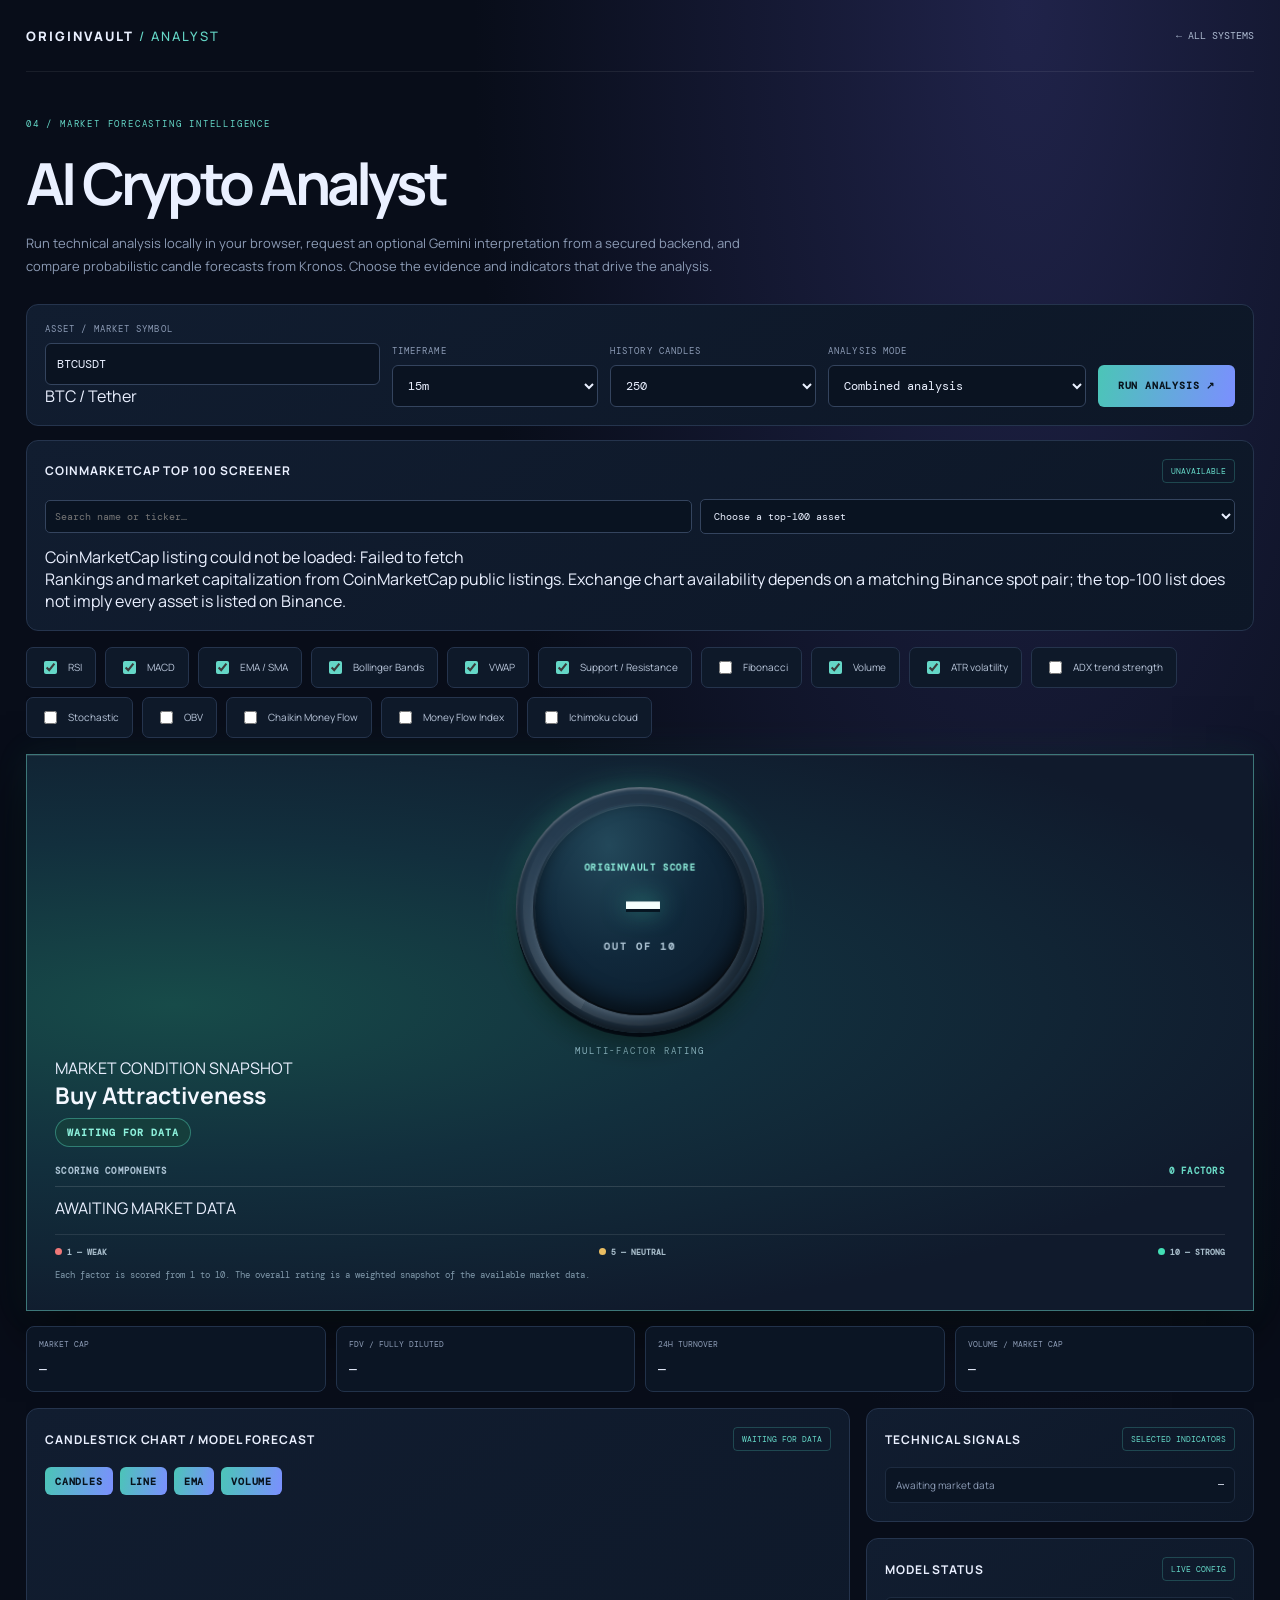
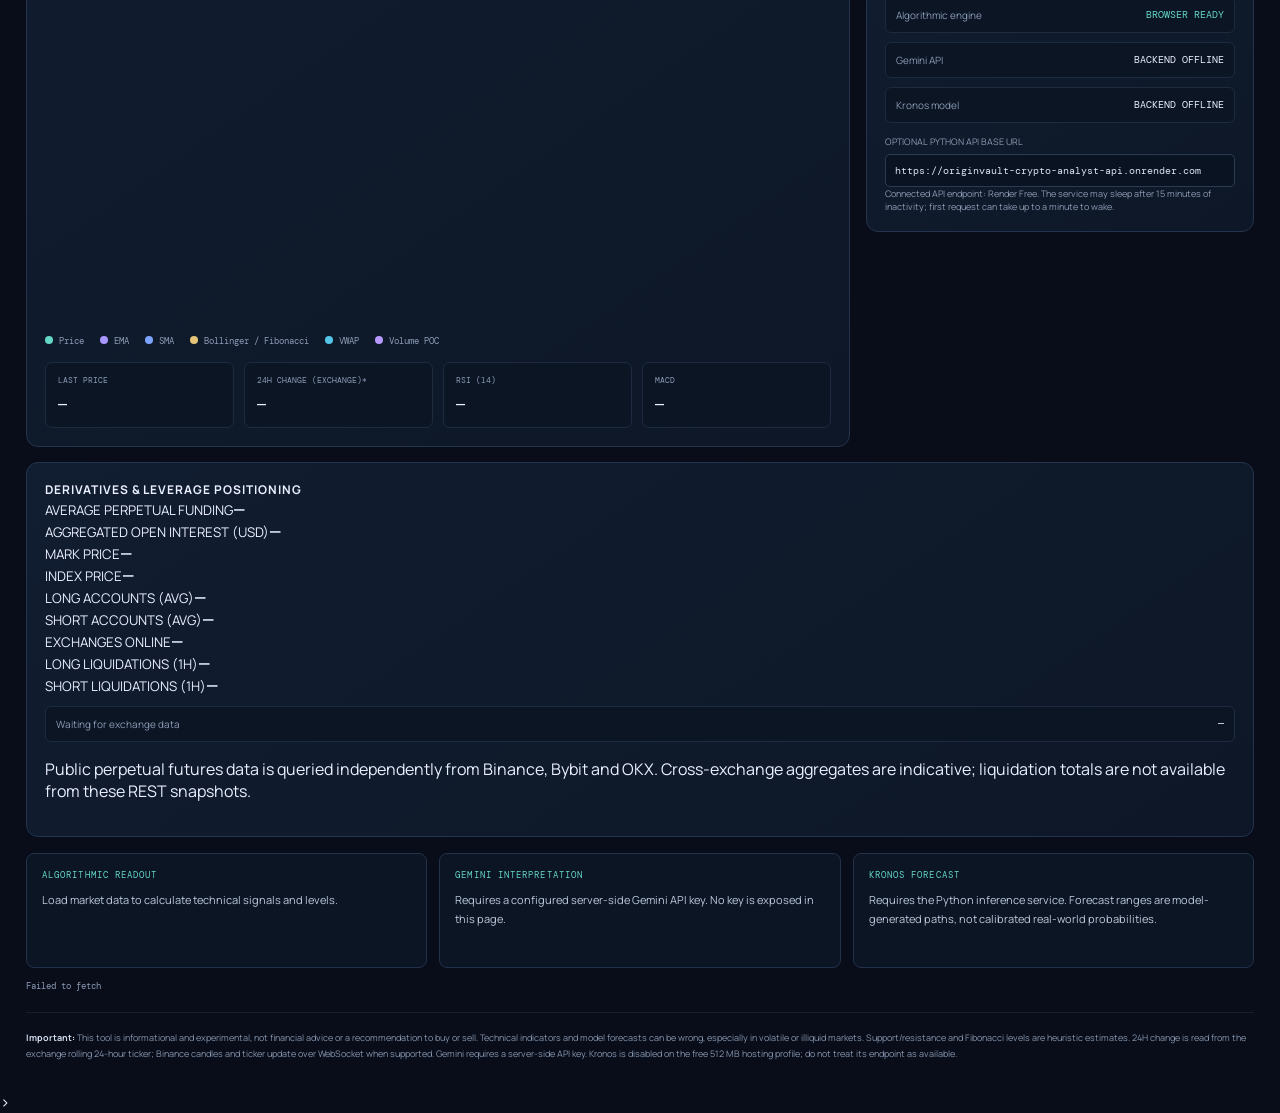
<file: crypto-analyst.html>
<!doctype html>
<html lang="en">
<head>
<meta charset="utf-8"><meta name="viewport" content="width=device-width,initial-scale=1">
<meta name="theme-color" content="#080d19"><meta name="description" content="ORIGINVAULT AI Crypto Analyst — technical analysis, Gemini interpretation and Kronos forecasting.">
<title>AI Crypto Analyst — ORIGINVAULT</title>
<link rel="preconnect" href="https://fonts.googleapis.com"><link rel="preconnect" href="https://fonts.gstatic.com" crossorigin>
<link href="https://fonts.googleapis.com/css2?family=DM+Mono:wght@400;500&family=Manrope:wght@400;500;600;700;800&display=swap" rel="stylesheet">
<style>
:root{--bg:#080d19;--panel:#101a2b;--panel2:#142238;--line:#25344d;--text:#eaf0ff;--muted:#8c9bb5;--mint:#65d7c7;--violet:#a897ff;--blue:#7da5ff;--mono:'DM Mono',monospace;--sans:Manrope,sans-serif}
*{box-sizing:border-box}body{margin:0;background:radial-gradient(ellipse at 80% 0%,#20234a 0,transparent 38%),var(--bg);color:var(--text);font-family:var(--sans);min-height:100vh}a{color:inherit;text-decoration:none}.wrap{max-width:1280px;margin:auto;padding:0 26px}.top{height:72px;border-bottom:1px solid #ffffff12;display:flex;align-items:center;justify-content:space-between}.brand{font-size:13px;font-weight:800;letter-spacing:.16em}.brand b{color:var(--mint);font-weight:500}.back{font:10px var(--mono);color:#aebbd1}.hero{padding:46px 0 25px}.eyebrow{font:9px var(--mono);letter-spacing:.2em;color:var(--mint)}h1{font-size:clamp(34px,5vw,58px);letter-spacing:-.065em;margin:13px 0 10px}.hero p{max-width:760px;color:var(--muted);font-size:13px;line-height:1.8;margin:0}.controls,.panel{background:linear-gradient(145deg,#111d30,#0d1727);border:1px solid var(--line);border-radius:12px}.controls{padding:18px;display:grid;grid-template-columns:1.3fr .8fr .8fr 1fr auto;gap:12px;align-items:end}.field label{display:block;font:9px var(--mono);letter-spacing:.12em;color:var(--muted);margin:0 0 8px}.field input,.field select{width:100%;height:42px;border:1px solid #34445e;border-radius:6px;background:#0a1321;color:var(--text);padding:0 11px;font:12px var(--mono);outline:none}.field input:focus,.field select:focus{border-color:var(--mint)}button{height:42px;border:0;border-radius:6px;background:linear-gradient(100deg,#4bc5b7,#7b8fff);color:#08131d;padding:0 20px;font:800 10px var(--mono);letter-spacing:.08em;cursor:pointer}button:disabled{opacity:.5;cursor:wait}.engines{display:flex;gap:9px;flex-wrap:wrap;margin:16px 0}.engine{display:flex;align-items:center;gap:8px;border:1px solid var(--line);background:#0e1929;border-radius:7px;padding:10px 13px;font-size:10px;color:#b8c5d9}.engine input{accent-color:var(--mint)}.grid{display:grid;grid-template-columns:minmax(0,1.7fr) minmax(270px,.8fr);gap:16px;margin-top:16px}.panel{padding:18px;min-width:0}.panel-head{display:flex;justify-content:space-between;gap:12px;align-items:center;margin-bottom:16px}.panel h2{font-size:12px;letter-spacing:.08em;margin:0}.tag{font:8px var(--mono);color:var(--mint);border:1px solid #4bc5b744;padding:6px 8px;border-radius:4px}.chart-wrap{height:330px;position:relative}.chart-wrap canvas{width:100%;height:100%}.chart-legend{display:flex;gap:16px;flex-wrap:wrap;font:9px var(--mono);color:var(--muted);margin-top:10px}.chart-legend i{display:inline-block;width:8px;height:8px;border-radius:50%;margin-right:6px}.metrics{display:grid;grid-template-columns:repeat(4,1fr);gap:10px;margin-top:15px}.metric{background:#0b1524;border:1px solid #1d2b40;border-radius:7px;padding:12px}.metric small{display:block;font:8px var(--mono);color:var(--muted);margin-bottom:8px}.metric strong{font:15px var(--mono)}.up{color:var(--mint)}.down{color:#ff8796}.side-stack{display:grid;gap:16px;align-content:start}.checks{display:grid;grid-template-columns:1fr 1fr;gap:8px}.check{font-size:10px;color:#b6c4d9;display:flex;align-items:center;gap:7px}.check input{accent-color:var(--mint)}.signals{display:grid;gap:9px}.signal{display:flex;justify-content:space-between;gap:10px;padding:10px;background:#0b1524;border:1px solid #1d2b40;border-radius:6px;font-size:10px}.signal span{color:var(--muted)}.signal b{font:10px var(--mono)}.results{margin-top:16px;display:grid;grid-template-columns:repeat(3,1fr);gap:12px}.result{background:#0b1524;border:1px solid #22324a;border-radius:8px;padding:15px;min-height:115px}.result h3{font:9px var(--mono);color:var(--mint);letter-spacing:.12em;margin:0 0 10px}.result p{font-size:11px;line-height:1.7;color:#bdc9dc;margin:0;white-space:pre-wrap}.status{font:9px var(--mono);color:var(--muted);margin:12px 0;min-height:14px}.notice{font-size:9px;line-height:1.8;color:#8695ae;border-top:1px solid #ffffff12;padding:17px 0 28px;margin-top:18px}.notice strong{color:#d3dced}.api-config{margin-top:12px;font-size:9px;color:#8d9bb3}.api-config input{max-width:440px;width:100%;background:#091321;color:#dbe5f5;border:1px solid #2c3b54;border-radius:5px;padding:9px;margin-top:6px;font:10px var(--mono)}@media(max-width:900px){.controls{grid-template-columns:1fr 1fr}.grid{grid-template-columns:1fr}.results{grid-template-columns:1fr}}@media(max-width:540px){.wrap{padding:0 15px}.metrics{grid-template-columns:1fr 1fr}.controls{grid-template-columns:1fr 1fr}.controls button{grid-column:1/-1}.chart-wrap{height:260px}}

/* Advanced market workstation */
.marketbar{display:grid;grid-template-columns:1fr 1fr 1fr 1fr;gap:10px;margin:15px 0}.market-stat{background:#0b1524;border:1px solid #22324a;border-radius:8px;padding:12px}.market-stat small{display:block;color:var(--muted);font:8px var(--mono);margin-bottom:8px}.market-stat strong{font:13px var(--mono)}.advanced-grid{display:grid;grid-template-columns:1.2fr 1fr;gap:14px;margin-top:15px}.coin-tools{display:flex;gap:8px;align-items:center;margin-bottom:12px}.coin-tools input,.coin-tools select,.advanced-input{background:#091321;color:#eaf0ff;border:1px solid #34445e;border-radius:5px;padding:9px;font:10px var(--mono);min-width:0}.coin-tools input{flex:1}.coin-tools select{width:45%}.chart-wrap{height:430px}.chart-wrap canvas{display:block}.chart-controls{display:flex;gap:7px;flex-wrap:wrap}.chart-controls button{height:28px;padding:0 10px;font:9px var(--mono;background:#18263a;color:#aebbd1;border:1px solid #34445e}.chart-controls button.active{background:#21423f;color:#83e6d7;border-color:#3b9e91}.coin-list{max-height:300px;overflow:auto;display:grid;grid-template-columns:1fr 1fr;gap:6px}.coin-item{display:flex;justify-content:space-between;gap:8px;padding:8px;background:#0b1524;border:1px solid #1d2b40;border-radius:5px;cursor:pointer;font:9px var(--mono)}.coin-item:hover{border-color:var(--mint)}.coin-item span:last-child{color:var(--muted)}.risk-grid{display:grid;grid-template-columns:repeat(3,1fr);gap:8px}.risk-card{background:#0b1524;border:1px solid #1d2b40;border-radius:6px;padding:10px}.risk-card small{display:block;color:var(--muted);font:8px var(--mono);margin-bottom:7px}.risk-card b{font:11px var(--mono)}.section-title{font:9px var(--mono);color:var(--mint);letter-spacing:.12em;margin:0 0 12px}.tiny{font:9px var(--mono);color:var(--muted);line-height:1.7}.bar-volume{height:100px;margin-top:8px}.full{grid-column:1/-1}@media(max-width:900px){.advanced-grid{grid-template-columns:1fr}.marketbar{grid-template-columns:1fr 1fr}.chart-wrap{height:380px}}@media(max-width:540px){.coin-list{grid-template-columns:1fr}.risk-grid{grid-template-columns:1fr 1fr}.chart-wrap{height:330px}}

/* Professional workstation refresh */
:root{--bg:#070b14;--panel:#0d1524;--panel2:#111d30;--line:#293b56;--mint:#57e0c5;--violet:#a996ff;--blue:#7fa8ff;--text:#edf3ff;--muted:#91a1ba}
body{background:radial-gradient(ellipse at 50% -15%,#1c3150 0,transparent 42%),linear-gradient(180deg,#070b14,#090f1b 55%,#070b14)}
.wrap{max-width:1480px;padding:0 28px}.top{position:sticky;top:0;z-index:5;background:#080e19ee;backdrop-filter:blur(14px)}
.hero{padding:34px 0 20px}.hero h1{font-size:clamp(32px,4vw,48px)}
.controls,.panel{background:linear-gradient(150deg,#111d30f2,#0b1422f5);border-color:#293a55;box-shadow:0 12px 32px #0003}
.controls{padding:16px;border-radius:12px}.panel{padding:16px;border-radius:11px}
.field input,.field select,.coin-tools input,.coin-tools select,.advanced-input{background:#080f1c;border-color:#344762;border-radius:7px}
.engines{padding:12px;background:#0b1421;border:1px solid #22334b;border-radius:10px;gap:8px}
.engine{background:#111e30;border-color:#2a3a53;border-radius:6px;padding:8px 10px;font-size:9px}
.engine:has(input:checked){border-color:#438e87;background:#12302e;color:#e3fff9}
.market-stat,.metric,.risk-card,.result{background:linear-gradient(145deg,#0a1321,#0e1929);border-color:#263750}
.grid{grid-template-columns:minmax(0,1.9fr) minmax(280px,.75fr);gap:12px}.chart-wrap{height:460px}
.signal{background:#0a1422;border-color:#22334b;border-radius:6px;padding:9px 10px}
.tag{border-color:#3b776f66;background:#102925;color:#7de6d4}
@media(max-width:900px){.wrap{padding:0 16px}.grid{grid-template-columns:1fr}.chart-wrap{height:390px}}
@media(max-width:540px){.wrap{padding:0 12px}.chart-wrap{height:330px}}
.value-card{position:relative;isolation:isolate;display:grid;grid-template-columns:250px minmax(0,1fr);align-items:center;gap:30px;margin:30px 0 32px;padding:26px;border:1px solid #477d79;border-radius:18px;background:radial-gradient(ellipse at 18% 50%,#173c3b 0%,#102536 40%,#101a2c 100%);box-shadow:0 18px 48px #0007,0 0 0 5px #142c35;min-height:270px}.value-gauge-wrap{display:grid;place-items:center}.value-gauge{--score:5;width:230px;aspect-ratio:1;border-radius:50%;display:grid;place-items:center;position:relative;background:conic-gradient(from -90deg,#57e0c5 calc(var(--score)*10%),#263b50 0);box-shadow:0 0 0 8px #ffffff08,0 0 34px #48d8c344,inset 0 0 18px #0008}.value-gauge:before{content:"";position:absolute;inset:15px;border-radius:50%;background:radial-gradient(circle at 40% 25%,#1b3850,#091523 75%);box-shadow:inset 0 0 25px #0009,0 0 0 1px #ffffff16}.value-gauge-inner{position:relative;z-index:1;text-align:center;display:grid;gap:4px}.value-gauge-inner strong{font:700 46px var(--mono);letter-spacing:-.08em;color:#f0fffc}.value-gauge-inner span{font:10px var(--mono);letter-spacing:.16em;color:#9db5c8}.value-gauge-inner small{font:8px var(--mono);letter-spacing:.12em;color:#6fe0cc}.value-details{min-width:0}.value-kicker{font:9px var(--mono);letter-spacing:.2em;color:#7ce4d2;margin-bottom:9px}.value-details h2{font-size:19px;letter-spacing:-.03em;margin:0 0 8px;color:#f1f6ff}.value-rating{font:11px var(--mono);letter-spacing:.08em;color:#75e4cf;margin:0 0 15px}.value-breakdown{display:flex;gap:8px;flex-wrap:wrap;align-items:center}.value-chip{font:9px var(--mono);padding:8px 10px;border:1px solid #3a5268;border-radius:7px;color:#d5e5f2;background:#091827cc}.value-scale{display:flex;justify-content:space-between;color:#829bb1;font:8px var(--mono);letter-spacing:.08em;margin-top:16px;padding-top:12px;border-top:1px solid #ffffff18}.value-empty{color:#9eb1c6;font:10px var(--mono)}@media(max-width:680px){.value-card{grid-template-columns:1fr;gap:18px;padding:20px;margin:24px 0}.value-gauge{width:180px}.value-gauge-inner strong{font-size:40px}.value-details{text-align:center}.value-breakdown{justify-content:center}.value-scale{font-size:7px}}
/* Mobile-first readability and score visualization */
.advanced-grid{grid-template-columns:minmax(0,1fr)}
.liquidity-panel{min-width:0}
.liquidity-panel .section-title{font-size:11px;letter-spacing:.14em;line-height:1.5;margin-bottom:16px}
.liquidity-panel .risk-grid{grid-template-columns:repeat(4,minmax(0,1fr));gap:10px}
.liquidity-panel .risk-card{min-width:0;min-height:88px;display:flex;flex-direction:column;justify-content:center;gap:8px;padding:13px;border-radius:9px}
.liquidity-panel .risk-card small{font-size:9px;line-height:1.55;letter-spacing:.035em;overflow-wrap:anywhere;margin:0}
.liquidity-panel .risk-card b{font-size:clamp(11px,1.1vw,14px);line-height:1.45;overflow-wrap:anywhere;word-break:break-word}
.value-card{grid-template-columns:270px minmax(0,1fr);gap:28px;padding:30px;border-radius:20px;border-color:#3d817a;background:radial-gradient(circle at 16% 48%,#194944 0,#102c38 38%,#101a2c 78%);box-shadow:0 22px 60px #0008,0 0 0 1px #57e0c522,0 0 34px #36b9a51c}
.value-gauge{width:238px}
.value-gauge-inner strong{text-shadow:0 0 24px #57e0c566}
.value-breakdown{display:grid;grid-template-columns:repeat(3,minmax(0,1fr));gap:8px}
.value-chip{display:flex;align-items:center;justify-content:center;min-height:34px;text-align:center;line-height:1.4;overflow-wrap:anywhere;background:#091827d9;border-color:#456477}
.value-scale{font-size:9px}
@media(max-width:760px){
 .liquidity-panel .risk-grid{grid-template-columns:repeat(2,minmax(0,1fr))}
 .liquidity-panel .risk-card{aspect-ratio:1;min-height:0;padding:12px;align-items:center;text-align:center}
 .liquidity-panel .risk-card small{font-size:clamp(8px,2.3vw,10px)}
 .liquidity-panel .risk-card b{font-size:clamp(10px,3vw,13px)}
 .risk-grid{grid-template-columns:repeat(2,minmax(0,1fr))}
 .risk-grid .risk-card{aspect-ratio:1;min-height:0;display:flex;justify-content:center;align-items:center;text-align:center;overflow:hidden;padding:10px}
 .risk-grid .risk-card small{font-size:8px;line-height:1.45;overflow-wrap:anywhere}
 .risk-grid .risk-card b{font-size:10px;line-height:1.4;overflow-wrap:anywhere;word-break:break-word}
 .value-card{grid-template-columns:1fr;gap:20px;padding:22px 16px;margin:24px 0;border-radius:18px}
 .value-gauge{width:min(72vw,250px)}
 .value-details{text-align:center}
 .value-breakdown{grid-template-columns:repeat(2,minmax(0,1fr))}
 .value-scale{font-size:7px;letter-spacing:0}
}
@media(max-width:380px){
 .value-chip{font-size:8px;padding:7px 5px}
 .liquidity-panel .risk-card{padding:8px}
}

/* Hard override: compact, square, readable liquidity tiles */
.liquidity-panel{width:100%;min-width:0;box-sizing:border-box;overflow:hidden}
.liquidity-panel .section-title{font-size:12px!important;line-height:1.5!important;letter-spacing:.08em!important;white-space:normal!important;overflow-wrap:anywhere!important}
.liquidity-panel .risk-grid{display:grid!important;grid-template-columns:repeat(4,minmax(0,1fr))!important;gap:12px!important;width:100%;min-width:0}
.liquidity-panel .risk-grid>.risk-card{box-sizing:border-box!important;width:100%!important;min-width:0!important;min-height:0!important;aspect-ratio:1/1!important;height:auto!important;padding:12px!important;display:flex!important;flex-direction:column!important;justify-content:center!important;align-items:center!important;gap:9px!important;text-align:center!important;overflow:hidden!important;border-radius:12px!important}
.liquidity-panel .risk-grid>.risk-card small{display:block!important;width:100%;font-size:clamp(8px,.75vw,10px)!important;line-height:1.5!important;letter-spacing:0!important;white-space:normal!important;overflow-wrap:anywhere!important;word-break:normal!important;margin:0!important}
.liquidity-panel .risk-grid>.risk-card b{display:block!important;max-width:100%;font-size:clamp(10px,1vw,14px)!important;line-height:1.45!important;white-space:normal!important;overflow-wrap:anywhere!important;word-break:break-word!important}
.value-card{display:grid!important;grid-template-columns:250px minmax(0,1fr)!important;align-items:center!important;gap:28px!important;min-width:0!important}
.value-gauge-wrap{display:grid!important;place-items:center!important;min-width:0}
.value-gauge{width:230px!important;max-width:100%;aspect-ratio:1/1!important;position:relative!important;display:grid!important;place-items:center!important;border-radius:50%!important;background:radial-gradient(circle,#0b1828 61%,transparent 62%)!important;box-shadow:0 0 0 1px #57e0c544,0 0 36px #57e0c533!important}
.value-ring{position:absolute!important;inset:0!important;width:100%!important;height:100%!important;overflow:visible}
.value-ring-track,.value-ring-progress{fill:none;stroke-width:12;stroke-linecap:round}
.value-ring-track{stroke:#2a3d52}
.value-ring-progress{stroke:#57e0c5;stroke-dasharray:515.22;stroke-dashoffset:257.61;transform:rotate(-90deg);transform-origin:100px 100px;transition:stroke-dashoffset .7s ease,stroke .35s ease;filter:drop-shadow(0 0 5px #57e0c577)}
.value-gauge-inner{z-index:2!important;display:grid!important;place-items:center!important;gap:5px!important}
.value-gauge-inner strong{font-size:48px!important;line-height:1!important}
.value-details{min-width:0!important}
.value-breakdown{display:grid!important;grid-template-columns:repeat(3,minmax(0,1fr))!important;gap:8px!important}
.value-chip{min-width:0!important;overflow-wrap:anywhere!important;word-break:normal!important;text-align:center!important}
@media(max-width:760px){
 .liquidity-panel .risk-grid{grid-template-columns:repeat(2,minmax(0,1fr))!important;gap:10px!important}
 .liquidity-panel .risk-grid>.risk-card{aspect-ratio:1/1!important;width:100%!important;height:auto!important;padding:10px!important;border-radius:10px!important}
 .liquidity-panel .risk-grid>.risk-card small{font-size:clamp(8px,2.5vw,10px)!important;line-height:1.45!important}
 .liquidity-panel .risk-grid>.risk-card b{font-size:clamp(10px,3vw,13px)!important;line-height:1.35!important}
 .value-card{grid-template-columns:minmax(0,1fr)!important;justify-items:center!important;gap:18px!important;padding:22px 14px!important}
 .value-gauge{width:min(68vw,230px)!important}
 .value-details{width:100%;text-align:center!important}
 .value-breakdown{grid-template-columns:repeat(2,minmax(0,1fr))!important}
 .value-scale{gap:4px;font-size:7px!important;letter-spacing:0!important}
}
@media(max-width:360px){
 .liquidity-panel .risk-grid>.risk-card{padding:7px!important}
 .liquidity-panel .risk-grid>.risk-card small{font-size:8px!important}
 .value-chip{font-size:8px!important;padding:7px 4px!important}
}
</style><style>

/* Buy Attractiveness: rebuilt visual scorecard */
.value-card{grid-template-columns:minmax(220px,270px) minmax(0,1fr)!important;gap:30px!important;padding:28px!important;border:1px solid #3d7779!important;background:radial-gradient(ellipse at 12% 45%,#174b49 0%,#122f3d 38%,#101a2c 78%)!important;box-shadow:0 24px 55px #0009, inset 0 1px 0 #ffffff18,0 0 32px #35c9ac18!important;overflow:hidden}
.value-gauge-wrap{display:flex!important;flex-direction:column!important;align-items:center!important;gap:14px!important}
.value-gauge{--score-pct:0%;--score-color:#43dfb5;width:min(100%,248px)!important;aspect-ratio:1!important;position:relative!important;display:grid!important;place-items:center!important;border-radius:50%!important;padding:12px!important;box-sizing:border-box!important;background:conic-gradient(from -90deg,var(--score-color) 0 var(--score-pct),#263c50 var(--score-pct) 100%)!important;box-shadow:0 12px 25px #0009,0 4px 0 #071321, inset 0 2px 3px #ffffff55, inset 0 -7px 12px #0009,0 0 30px color-mix(in srgb,var(--score-color) 30%,transparent)!important;transform:perspective(700px) rotateX(8deg)}
.value-gauge:before{content:"";position:absolute;inset:7px;border-radius:50%;background:conic-gradient(from 210deg,#ffffff25,transparent 28%,#0005 72%,#ffffff18);pointer-events:none}
.value-gauge:after{content:"";position:absolute;inset:17px;border-radius:50%;background:radial-gradient(circle at 34% 23%,#294b60 0%,#142b40 48%,#091522 82%);box-shadow:inset 0 8px 18px #ffffff14,inset 0 -14px 22px #000b,0 2px 5px #ffffff20;pointer-events:none}
.value-gauge-face{position:absolute;inset:19px;border-radius:50%;z-index:1;display:grid;place-items:center;background:radial-gradient(ellipse at 35% 20%,#23485a 0%,#10283b 48%,#0a1726 100%);box-shadow:inset 0 1px 0 #ffffff22,inset 0 -8px 18px #0008}
.value-gauge-inner{position:relative;z-index:2!important;display:grid!important;place-items:center!important;gap:7px!important;text-align:center}
.value-gauge-inner small{font:700 9px var(--mono)!important;letter-spacing:.18em!important;color:#8cebd9!important}
.value-gauge-inner strong{font:800 53px var(--mono)!important;line-height:1!important;letter-spacing:-.08em!important;color:#f5fffd!important;text-shadow:0 3px 0 #061521,0 0 25px color-mix(in srgb,var(--score-color) 65%,transparent)!important}
.value-gauge-inner span{font:700 10px var(--mono)!important;letter-spacing:.2em!important;color:#a9c0d0!important}
.value-gauge-caption{font:9px var(--mono);letter-spacing:.2em;color:#8eb8c4;text-align:center}
.value-details{min-width:0!important}
.value-details h2{font-size:23px!important;margin:0 0 7px!important;color:#f4f8ff!important}
.value-rating{display:inline-flex!important;align-items:center!important;min-height:29px!important;padding:6px 11px!important;margin:0 0 18px!important;border:1px solid #57e0c566!important;border-radius:99px!important;background:#153e3c!important;color:#8df1dc!important;font:700 10px var(--mono)!important;letter-spacing:.1em!important}
.value-breakdown-head{display:flex;justify-content:space-between;align-items:center;gap:10px;margin:0 0 10px;padding-bottom:9px;border-bottom:1px solid #ffffff20;color:#a9c0d1;font:700 9px var(--mono);letter-spacing:.14em}
.value-breakdown-head span:last-child{color:#69d9c5;white-space:nowrap}
.value-breakdown{display:grid!important;grid-template-columns:repeat(2,minmax(0,1fr))!important;gap:9px!important;align-items:stretch}
.value-metric{min-width:0;padding:10px 11px;border:1px solid #ffffff16;border-radius:10px;background:linear-gradient(145deg,#183348dd,#0c1b2add);box-shadow:inset 0 1px 0 #ffffff0c,0 4px 10px #0003}
.value-metric-top{display:flex;align-items:center;justify-content:space-between;gap:8px;margin-bottom:9px}
.value-metric-top>span{min-width:0;color:#d5e4ef;font:600 10px var(--mono);line-height:1.4;overflow-wrap:anywhere}
.value-metric-top>b{flex:0 0 auto;font:800 12px var(--mono);white-space:nowrap}
.value-metric-top>b small{font-size:8px;color:#8da7b9;font-weight:500}
.value-meter{height:5px;border-radius:20px;background:#263d51;overflow:hidden;box-shadow:inset 0 1px 2px #0009}
.value-meter i{display:block;height:100%;border-radius:20px;box-shadow:0 0 9px currentColor}
.value-scale{display:flex!important;justify-content:space-between!important;gap:8px!important;margin-top:15px!important;padding-top:12px!important;font:700 8px var(--mono)!important;color:#a8bdcb!important;border-top:1px solid #ffffff18!important}
.value-scale span{display:flex;align-items:center;gap:5px;white-space:nowrap}
.scale-dot{width:7px;height:7px;border-radius:50%;display:inline-block}.scale-dot.low{background:#f07878}.scale-dot.mid{background:#e9bd62}.scale-dot.high{background:#43dfb5}
.value-footnote{margin-top:11px;color:#829bad;font:9px/1.6 var(--mono)}
@media(max-width:760px){.value-card{grid-template-columns:1fr!important;gap:20px!important;padding:20px 15px!important}.value-gauge{width:min(68vw,230px)!important}.value-gauge-inner strong{font-size:48px!important}.value-details h2{font-size:20px!important}.value-breakdown{grid-template-columns:repeat(2,minmax(0,1fr))!important;gap:8px!important}.value-metric{padding:9px}.value-metric-top>span{font-size:9px}.value-scale{font-size:7px!important;letter-spacing:0!important}}
@media(max-width:380px){.value-breakdown{grid-template-columns:1fr!important}.value-metric-top>span{font-size:10px}.value-scale{gap:4px!important}.value-scale span{gap:3px}}

</style
</head>
<body><div class="wrap">
<header class="top"><a class="brand" href="/">ORIGIN<span>VAULT</span> <b>/ ANALYST</b></a><a class="back" href="/">← ALL SYSTEMS</a></header>
<section class="hero"><div class="eyebrow">04 / MARKET FORECASTING INTELLIGENCE</div><h1>AI Crypto Analyst</h1><p>Run technical analysis locally in your browser, request an optional Gemini interpretation from a secured backend, and compare probabilistic candle forecasts from Kronos. Choose the evidence and indicators that drive the analysis.</p></section>
<section class="controls">
<div class="field"><label>ASSET / MARKET SYMBOL</label><input id="symbol" value="BTCUSDT" maxlength="20" placeholder="BTCUSDT"><div class="tiny" id="assetName">BTC / Tether</div></div>
<div class="field"><label>TIMEFRAME</label><select id="interval"><option>1m</option><option>5m</option><option selected>15m</option><option>30m</option><option>1h</option><option>2h</option><option>4h</option><option>1d</option><option>1w</option></select></div>
<div class="field"><label>HISTORY CANDLES</label><select id="limit"><option value="120">120</option><option value="250" selected>250</option><option value="500">500</option></select></div>
<div class="field"><label>ANALYSIS MODE</label><select id="mode"><option value="algorithmic">Algorithmic only</option><option value="gemini">Gemini AI</option><option value="kronos">Kronos forecast</option><option value="combined" selected>Combined analysis</option></select></div>
<button id="run">RUN ANALYSIS ↗</button>
</section>
<section class="panel" style="margin-top:14px"><div class="panel-head"><h2>COINMARKETCAP TOP 100 SCREENER</h2><span class="tag" id="cmcStatus">LOADING</span></div><div class="coin-tools"><input id="coinSearch" placeholder="Search name or ticker…"><select id="coinSelect"><option value="">Choose a top-100 asset</option></select></div><div class="coin-list" id="coinList"></div><div class="tiny">Rankings and market capitalization from CoinMarketCap public listings. Exchange chart availability depends on a matching Binance spot pair; the top-100 list does not imply every asset is listed on Binance.</div></section>
<div class="engines">
<label class="engine"><input type="checkbox" id="useRSI" checked> RSI</label><label class="engine"><input type="checkbox" id="useMACD" checked> MACD</label><label class="engine"><input type="checkbox" id="useEMA" checked> EMA / SMA</label><label class="engine"><input type="checkbox" id="useBB" checked> Bollinger Bands</label><label class="engine"><input type="checkbox" id="useVWAP" checked> VWAP</label><label class="engine"><input type="checkbox" id="useSR" checked> Support / Resistance</label><label class="engine"><input type="checkbox" id="useFIB"> Fibonacci</label><label class="engine"><input type="checkbox" id="useVOL" checked> Volume</label><label class="engine"><input type="checkbox" id="useATR" checked> ATR volatility</label><label class="engine"><input type="checkbox" id="useADX"> ADX trend strength</label><label class="engine"><input type="checkbox" id="useSTOCH"> Stochastic</label><label class="engine"><input type="checkbox" id="useOBV"> OBV</label><label class="engine"><input type="checkbox" id="useCMF"> Chaikin Money Flow</label><label class="engine"><input type="checkbox" id="useMFI"> Money Flow Index</label><label class="engine"><input type="checkbox" id="useICHI"> Ichimoku cloud</label>
</div>
<section class="value-card" aria-live="polite" aria-label="Buy attractiveness score">
 <div class="value-gauge-wrap">
  <div class="value-gauge" id="valueGauge" role="img" aria-label="Buy attractiveness score out of ten">
   <div class="value-gauge-face"><div class="value-gauge-inner"><small>ORIGINVAULT SCORE</small><strong id="valueScore">—</strong><span>OUT OF 10</span></div></div>
  </div>
  <div class="value-gauge-caption">MULTI-FACTOR RATING</div>
 </div>
 <div class="value-details">
  <div class="value-kicker">MARKET CONDITION SNAPSHOT</div><h2>Buy Attractiveness</h2>
  <div class="value-rating" id="valueRating">WAITING FOR DATA</div>
  <div class="value-breakdown-head"><span>SCORING COMPONENTS</span><span id="valueMetricCount">0 FACTORS</span></div>
  <div class="value-breakdown" id="valueBreakdown"><span class="value-empty">AWAITING MARKET DATA</span></div>
  <div class="value-scale"><span><i class="scale-dot low"></i>1 — WEAK</span><span><i class="scale-dot mid"></i>5 — NEUTRAL</span><span><i class="scale-dot high"></i>10 — STRONG</span></div>
  <div class="value-footnote">Each factor is scored from 1 to 10. The overall rating is a weighted snapshot of the available market data.</div>
 </div>
</section><div class="marketbar"><div class="market-stat"><small>MARKET CAP</small><strong id="mcap">—</strong></div><div class="market-stat"><small>FDV / FULLY DILUTED</small><strong id="fdv">—</strong></div><div class="market-stat"><small>24H TURNOVER</small><strong id="turnover">—</strong></div><div class="market-stat"><small>VOLUME / MARKET CAP</small><strong id="volmcap">—</strong></div></div>
<div class="grid">
<section class="panel"><div class="panel-head"><h2>CANDLESTICK CHART / MODEL FORECAST</h2><span class="tag" id="chartTag">WAITING FOR DATA</span></div><div class="chart-controls"><button class="active" data-view="candles">CANDLES</button><button data-view="line">LINE</button><button class="active" data-ind="ema">EMA</button><button class="active" data-ind="volume">VOLUME</button></div><div class="chart-wrap"><canvas id="chart"></canvas></div><div class="chart-legend"><span><i style="background:#65d7c7"></i>Price</span><span><i style="background:#a897ff"></i>EMA</span><span><i style="background:#7da5ff"></i>SMA</span><span><i style="background:#e6c477"></i>Bollinger / Fibonacci</span><span><i style="background:#55c6e8"></i>VWAP</span><span><i style="background:#b79aff"></i>Volume POC</span></div><div class="metrics"><div class="metric"><small>LAST PRICE</small><strong id="price">—</strong></div><div class="metric"><small>24H CHANGE (EXCHANGE)*</small><strong id="change">—</strong></div><div class="metric"><small>RSI (14)</small><strong id="rsi">—</strong></div><div class="metric"><small>MACD</small><strong id="macd">—</strong></div></div></section>
<aside class="side-stack"><section class="panel"><div class="panel-head"><h2>TECHNICAL SIGNALS</h2><span class="tag">SELECTED INDICATORS</span></div><div class="signals" id="signals"><div class="signal"><span>Awaiting market data</span><b>—</b></div></div></section><section class="panel"><div class="panel-head"><h2>MODEL STATUS</h2><span class="tag">LIVE CONFIG</span></div><div class="signals"><div class="signal"><span>Algorithmic engine</span><b class="up">BROWSER READY</b></div><div class="signal"><span>Gemini API</span><b id="geminiStatus">BACKEND REQUIRED</b></div><div class="signal"><span>Kronos model</span><b id="kronosStatus">BACKEND REQUIRED</b></div></div><div class="api-config">OPTIONAL PYTHON API BASE URL<br><input id="apiUrl" value="https://originvault-crypto-analyst-api.onrender.com" placeholder="https://your-python-service.onrender.com"><div>Connected API endpoint: Render Free. The service may sleep after 15 minutes of inactivity; first request can take up to a minute to wake.</div></div></section></aside>
</div>
<section class="panel" style="margin-top:15px"><h2 class="section-title">DERIVATIVES & LEVERAGE POSITIONING</h2><div class="risk-grid"><div class="risk-card"><small>AVERAGE PERPETUAL FUNDING</small><b id="fundingRate">—</b></div><div class="risk-card"><small>AGGREGATED OPEN INTEREST (USD)</small><b id="openInterest">—</b></div><div class="risk-card"><small>MARK PRICE</small><b id="markPrice">—</b></div><div class="risk-card"><small>INDEX PRICE</small><b id="indexPrice">—</b></div><div class="risk-card"><small>LONG ACCOUNTS (AVG)</small><b id="longRatio">—</b></div><div class="risk-card"><small>SHORT ACCOUNTS (AVG)</small><b id="shortRatio">—</b></div><div class="risk-card"><small>EXCHANGES ONLINE</small><b id="derivCoverage">—</b></div><div class="risk-card"><small>LONG LIQUIDATIONS (1H)</small><b id="longLiq">—</b></div><div class="risk-card"><small>SHORT LIQUIDATIONS (1H)</small><b id="shortLiq">—</b></div></div><div class="signals" id="derivativesSources" style="margin-top:10px"><div class="signal"><span>Waiting for exchange data</span><b>—</b></div></div><p class="tiny" id="derivNote">Public perpetual futures data is queried independently from Binance, Bybit and OKX. Cross-exchange aggregates are indicative; liquidation totals are not available from these REST snapshots.</p></section>
<div class="results">
<section class="result"><h3>ALGORITHMIC READOUT</h3><p id="algoText">Load market data to calculate technical signals and levels.</p></section>
<section class="result"><h3>GEMINI INTERPRETATION</h3><p id="geminiText">Requires a configured server-side Gemini API key. No key is exposed in this page.</p></section>
<section class="result"><h3>KRONOS FORECAST</h3><p id="kronosText">Requires the Python inference service. Forecast ranges are model-generated paths, not calibrated real-world probabilities.</p></section>
</div><div class="status" id="status" role="status">Ready. Market data is fetched from public market-data endpoints; the top-100 list is supplied by CoinMarketCap.</div>
<footer class="notice"><strong>Important:</strong> This tool is informational and experimental, not financial advice or a recommendation to buy or sell. Technical indicators and model forecasts can be wrong, especially in volatile or illiquid markets. Support/resistance and Fibonacci levels are heuristic estimates. 24H change is read from the exchange rolling 24-hour ticker; Binance candles and ticker update over WebSocket when supported. Gemini requires a server-side API key. Kronos is disabled on the free 512 MB hosting profile; do not treat its endpoint as available.</footer>
</div>
<script>
const $=id=>document.getElementById(id);let candles=[],computed={},forecastData=null,coins=[],liveSocket=null,live24h=null,chartView='candles',chartToggles={ema:true,volume:true},selectedCoin=null,marketExtras={};
const fmt=n=>Number(n).toLocaleString(undefined,{maximumFractionDigits:8});
const mean=a=>a.reduce((s,x)=>s+x,0)/a.length;
function ema(a,p){let k=2/(p+1),out=[],v=a[0];for(let x of a){v=x*k+v*(1-k);out.push(v)}return out}
function rsi(a,p=14){let out=Array(a.length).fill(null),g=0,l=0;for(let i=1;i<=p&&i<a.length;i++){let d=a[i]-a[i-1];g+=Math.max(0,d);l+=Math.max(0,-d)}g/=p;l/=p;out[p]=l===0?100:100-100/(1+g/l);for(let i=p+1;i<a.length;i++){let d=a[i]-a[i-1];g=(g*(p-1)+Math.max(0,d))/p;l=(l*(p-1)+Math.max(0,-d))/p;out[i]=l===0?100:100-100/(1+g/l)}return out}
function calc(){let c=candles.map(x=>x.close),e20=ema(c,20),e50=ema(c,50),s20=c.map((_,i)=>mean(c.slice(Math.max(0,i-19),i+1))),s50=c.map((_,i)=>mean(c.slice(Math.max(0,i-49),i+1))),r=rsi(c),mfast=ema(c,12),mslow=ema(c,26),ml=mfast.map((x,i)=>x-mslow[i]),sig=ema(ml,9),macd=ml.map((x,i)=>x-sig[i]),n=c.length,avg=mean(c.slice(-20)),sd=Math.sqrt(mean(c.slice(-20).map(x=>(x-avg)**2))),vol=candles.slice(-20).map(x=>x.volume),volAvg=mean(vol),hi=Math.max(...candles.slice(-80).map(x=>x.high)),lo=Math.min(...candles.slice(-80).map(x=>x.low)),last=c[n-1],vwapNum=candles.slice(-50).reduce((s,x)=>s+((x.high+x.low+x.close)/3)*x.volume,0),vwapDen=candles.slice(-50).reduce((s,x)=>s+x.volume,0),vwap=vwapNum/(vwapDen||1);let trs=candles.map((x,i)=>Math.max(x.high-x.low,Math.abs(x.high-(candles[i-1]?.close??x.close)),Math.abs(x.low-(candles[i-1]?.close??x.close)))),atr=mean(trs.slice(-14)),up=candles.slice(-14).map((x,i)=>i?Math.max(0,x.high-candles[candles.length-14+i-1].high):0),dn=candles.slice(-14).map((x,i)=>i?Math.max(0,candles[candles.length-14+i-1].low-x.low):0),pdm=mean(up),mdm=mean(dn),adx=100*Math.abs(pdm-mdm)/(pdm+mdm||1),recent=candles.slice(-14),hh=Math.max(...recent.map(x=>x.high)),ll=Math.min(...recent.map(x=>x.low)),stoch=(last-ll)/(hh-ll||1)*100,obv=candles.reduce((s,x,i)=>s+(i&&x.close>candles[i-1].close?x.volume:i&&x.close<candles[i-1].close?-x.volume:0),0),mfv=candles.slice(-20).reduce((s,x)=>s+(((x.high+x.low)?((2*x.close-x.high-x.low)/(x.high-x.low||1)):0)*x.volume),0),cmf=mfv/(candles.slice(-20).reduce((s,x)=>s+x.volume,0)||1),tp=candles.map(x=>(x.high+x.low+x.close)/3),pos=[],neg=[];for(let i=1;i<tp.length;i++){let flow=tp[i]*candles[i].volume;(tp[i]>tp[i-1]?pos:neg).push(flow)}let mfi=100-100/(1+(mean(pos.slice(-14))||0)/(mean(neg.slice(-14))||1)),conv=(n)=>{let a=candles.slice(-n),h=Math.max(...a.map(x=>x.high)),l=Math.min(...a.map(x=>x.low));return(h+l)/2},tenkan=conv(9),kijun=conv(26),spanB=conv(52),bins={};candles.slice(-100).forEach(x=>{let k=Math.round(x.close/Math.max((hi-lo)/20,1e-12));bins[k]=(bins[k]||0)+x.volume});let poc=Number(Object.entries(bins).sort((a,b)=>b[1]-a[1])[0]?.[0]||0)*Math.max((hi-lo)/20,1e-12);let bbUpper=[],bbLower=[],vwapSeries=[],atrSeries=[],tenkanSeries=[],kijunSeries=[];for(let i=0;i<candles.length;i++){let sl=c.slice(Math.max(0,i-19),i+1),av=mean(sl),dev=Math.sqrt(mean(sl.map(z=>(z-av)**2)));bbUpper.push(av+2*dev);bbLower.push(av-2*dev);let vs=candles.slice(Math.max(0,i-49),i+1),vn=vs.reduce((z,q)=>z+((q.high+q.low+q.close)/3)*q.volume,0),vd=vs.reduce((z,q)=>z+q.volume,0);vwapSeries.push(vn/(vd||1));atrSeries.push(mean(trs.slice(Math.max(0,i-13),i+1)));let w9=candles.slice(Math.max(0,i-8),i+1),w26=candles.slice(Math.max(0,i-25),i+1);tenkanSeries.push((Math.max(...w9.map(q=>q.high))+Math.min(...w9.map(q=>q.low)))/2);kijunSeries.push((Math.max(...w26.map(q=>q.high))+Math.min(...w26.map(q=>q.low)))/2)}computed={c,e20,e50,s20,s50,r,macd,avg,upper:avg+2*sd,lower:avg-2*sd,bbUpper,bbLower,vwapSeries,atrSeries,tenkanSeries,kijunSeries,hi,lo,last,vwap,volAvg,atr,adx,stoch,obv,cmf,mfi,tenkan,kijun,spanB,poc};return computed}
function draw(){if(!candles.length)return;let cv=$('chart'),rect=cv.getBoundingClientRect(),dpr=window.devicePixelRatio||1;cv.width=Math.max(1,rect.width*dpr);cv.height=Math.max(1,rect.height*dpr);let ctx=cv.getContext('2d');ctx.setTransform(dpr,0,0,dpr,0,0);let data=candles.slice(-100),offset=candles.length-data.length,w=rect.width,h=rect.height,volH=chartToggles.volume&&$('useVOL').checked?Math.min(76,h*.18):0,topH=h-volH-26,pad=62,right=12;let lo=Math.min(...data.map(x=>x.low)),hi=Math.max(...data.map(x=>x.high));const include=a=>{if(a)for(let v of a.slice(offset))if(Number.isFinite(v)){lo=Math.min(lo,v);hi=Math.max(hi,v)}};if($('useEMA').checked){include(computed.e20);include(computed.e50);include(computed.s20);include(computed.s50)}if($('useBB').checked){include(computed.bbUpper);include(computed.bbLower)}if($('useVWAP').checked)include(computed.vwapSeries);if($('useATR').checked){include(candles.map(x=>x.close+computed.atr));include(candles.map(x=>x.close-computed.atr))}let range=hi-lo||1;ctx.clearRect(0,0,w,h);ctx.font='9px DM Mono';ctx.fillStyle='#8293ad';ctx.strokeStyle='#24344c';for(let i=0;i<5;i++){let y=10+i*(topH-14)/4;ctx.beginPath();ctx.moveTo(pad,y);ctx.lineTo(w-right,y);ctx.stroke();ctx.fillText(fmt(hi-(i/4)*range),3,y+3)}let step=(w-pad-right)/data.length,cw=Math.max(2,step*.62),Y=v=>10+(hi-v)/range*(topH-18),X=i=>pad+i*step+step/2;function line(arr,color,width=1.25,dash=[]){if(!arr)return;let vals=arr.slice(offset);ctx.beginPath();let started=false;vals.forEach((v,i)=>{if(!Number.isFinite(v))return;let x=X(i),y=Y(v);if(!started){ctx.moveTo(x,y);started=true}else ctx.lineTo(x,y)});ctx.strokeStyle=color;ctx.lineWidth=width;ctx.setLineDash(dash);ctx.stroke();ctx.setLineDash([])}if(chartView==='candles'){data.forEach((d,i)=>{let x=X(i),up=d.close>=d.open;ctx.strokeStyle=up?'#57d9c0':'#fa718b';ctx.fillStyle=ctx.strokeStyle;ctx.beginPath();ctx.moveTo(x,Y(d.high));ctx.lineTo(x,Y(d.low));ctx.stroke();let y=Math.min(Y(d.open),Y(d.close)),bh=Math.max(1.5,Math.abs(Y(d.open)-Y(d.close)));ctx.fillRect(x-cw/2,y,cw,bh)})}else{ctx.beginPath();data.forEach((d,i)=>{let y=Y(d.close);i?ctx.lineTo(X(i),y):ctx.moveTo(X(i),y)});ctx.strokeStyle='#57d9c0';ctx.lineWidth=2;ctx.stroke()}if($('useEMA').checked&&chartToggles.ema){line(computed.e20,'#a996ff',1.5);line(computed.e50,'#7fa8ff',1.2);line(computed.s20,'#c5a5ff',1,[4,3]);line(computed.s50,'#7fa8ff',1,[4,3])}if($('useBB').checked){line(computed.bbUpper,'#e6c477',1,[4,3]);line(computed.bbLower,'#e6c477',1,[4,3])}if($('useVWAP').checked)line(computed.vwapSeries,'#55c6e8',1.5);if($('useICHI').checked){line(computed.tenkanSeries,'#f29d76',1);line(computed.kijunSeries,'#70a5ff',1)}function level(v,label,color){if(!Number.isFinite(v))return;let y=Y(v);ctx.strokeStyle=color;ctx.setLineDash([4,4]);ctx.beginPath();ctx.moveTo(pad,y);ctx.lineTo(w-right,y);ctx.stroke();ctx.setLineDash([]);ctx.fillStyle=color;ctx.fillText(label+' '+fmt(v),pad+4,Math.max(10,y-4))}if($('useSR').checked){level(computed.lo,'SUPPORT','#57d9c0');level(computed.hi,'RESISTANCE','#fa8799')}if($('useVOL').checked)level(computed.poc,'VOLUME POC','#b79aff');if($('useFIB').checked){let d=computed.hi-computed.lo;level(computed.hi-d*.382,'FIB 38.2','#e6c477');level(computed.hi-d*.5,'FIB 50','#e6c477');level(computed.hi-d*.618,'FIB 61.8','#e6c477')}if($('useATR').checked){let p=candles.at(-1).close;level(p+computed.atr,'ATR +','#f29d76');level(p-computed.atr,'ATR -','#f29d76')}if(volH){let base=h-12,maxv=Math.max(...data.map(x=>x.volume))||1;data.forEach((d,i)=>{let bh=d.volume/maxv*(volH-9);ctx.fillStyle=d.close>=d.open?'#57d9c066':'#fa718b66';ctx.fillRect(X(i)-cw/2,base-bh,cw,bh)});ctx.fillStyle='#8293ad';ctx.fillText('VOLUME',pad,base-volH+4)}let badges=[];if($('useRSI').checked)badges.push('RSI '+(computed.r.at(-1)?.toFixed(1)??'—'));if($('useMACD').checked)badges.push('MACD '+computed.macd.at(-1).toFixed(4));if($('useSTOCH').checked)badges.push('STOCH '+computed.stoch.toFixed(1));if($('useMFI').checked)badges.push('MFI '+computed.mfi.toFixed(1));if($('useADX').checked)badges.push('ADX* '+computed.adx.toFixed(1));if($('useCMF').checked)badges.push('CMF '+computed.cmf.toFixed(2));if($('useOBV').checked)badges.push('OBV '+fmt(computed.obv));if(badges.length){ctx.font='9px DM Mono';ctx.fillStyle='#c0cce0';ctx.fillText(badges.join('   ·   '),pad,h-volH-5)}}function updateValueScore(x){
 const parts=[];let total=0,weight=0;
 const add=(name,score,w)=>{if(Number.isFinite(score)){total+=Math.max(0,Math.min(10,score))*w;weight+=w;parts.push([name,Math.max(0,Math.min(10,score))])}};
 const last=x.last,rsi=x.r?.at(-1),macd=x.macd?.at(-1),e20=x.e20?.at(-1),e50=x.e50?.at(-1),vwap=x.vwap;
 if(Number.isFinite(rsi))add('RSI',rsi<25?3:rsi<35?7.5:rsi<=60?8.5:rsi<=70?6:rsi<=78?3.5:1.5,1.2);
 if(Number.isFinite(macd))add('MACD',macd>0?7.5:3.5,1);
 if(Number.isFinite(e20)&&Number.isFinite(e50))add('EMA trend',e20>e50?7.5:3.5,1);
 if(Number.isFinite(vwap))add('VWAP',last>vwap?6.8:4.5,.7);
 if(Number.isFinite(x.atr)&&last>0)add('Volatility',100*x.atr/last<1?7.5:100*x.atr/last<3?6:100*x.atr/last<6?4:2,.7);
 const q=selectedCoin?.quote?.USD;
 if(q?.market_cap>0&&q?.fully_diluted_market_cap>0){const ratio=q.fully_diluted_market_cap/q.market_cap;add('FDV / Market cap',ratio<1.15?8.5:ratio<1.5?7:ratio<2.5?5:ratio<4?3:1.5,1)}
 if(q?.volume_24h>0&&q?.market_cap>0){const vr=q.volume_24h/q.market_cap;add('Volume / market cap',vr>=.05&&vr<=.35?8:vr>.35&&vr<.8?6:vr>=.02?5:2,1)}
 if(live24h&&Number.isFinite(live24h.changePct)){const p=live24h.changePct;add('24h momentum',p>=-3&&p<=5?8:p>5&&p<=12?6:p>12?3:p>=-10?4:2,.7)}
 if(marketExtras.spreadPct!=null)add('Spread',marketExtras.spreadPct<.03?9:marketExtras.spreadPct<.1?7:marketExtras.spreadPct<.3?5:2,.8);
 if(marketExtras.imbalance!=null)add('Order book',marketExtras.imbalance>.1?7.5:marketExtras.imbalance<-.2?3.5:5.5,.5);
 if(marketExtras.dexLiquidityUsd!=null)add('DEX liquidity',marketExtras.dexLiquidityUsd>1000000?8:marketExtras.dexLiquidityUsd>250000?6:marketExtras.dexLiquidityUsd>50000?4:2,.7);
 if(marketExtras.fundingRate!=null){const f=Math.abs(Number(marketExtras.fundingRate));add('Funding',f<.0003?8:f<.0008?6:3,.5)}
 if(marketExtras.longRatio!=null){const lr=Number(marketExtras.longRatio);add('Long/short balance',lr>=.45&&lr<=.55?8:lr>.65?2.5:lr>.58?4:lr<.35?3:6,.6)}
 if(marketExtras.openInterestUsd!=null&&q?.market_cap>0){const oi=Number(marketExtras.openInterestUsd)/q.market_cap;add('Open interest / market cap',oi<.01?6:oi<.05?7:oi<.12?5:2,.5)}
 if(marketExtras.volume24h>0&&(marketExtras.bidDepthUsd+marketExtras.askDepthUsd)>0){const depth=(marketExtras.bidDepthUsd+marketExtras.askDepthUsd)/marketExtras.volume24h;add('Order-book depth',depth>.001&&depth<.05?8:depth>=.05&&depth<.15?6:depth>0?4:2,.5)}
 const score=weight?Math.max(1,Math.min(10,total/weight)):null;
 $('valueScore').textContent=score===null?'—':score.toFixed(1);
 const gauge=$('valueGauge');
 if(gauge){const pct=score===null?0:score*10;const tone=score===null?'#718096':score>=7?'#43dfb5':score>=4.5?'#e9bd62':'#f07878';gauge.style.setProperty('--score-pct',pct+'%');gauge.style.setProperty('--score-color',tone);gauge.setAttribute('aria-label',score===null?'Buy attractiveness score unavailable':'Buy attractiveness score '+score.toFixed(1)+' out of 10');}
 $('valueRating').textContent=score===null?'INSUFFICIENT DATA':score>=8?'ATTRACTIVE SETUP':score>=6.5?'MODERATELY ATTRACTIVE':score>=4.5?'NEUTRAL / WAIT':score>=3?'WEAK VALUE':'UNATTRACTIVE HERE';
 $('valueMetricCount').textContent=parts.length+' FACTORS';
 $('valueBreakdown').innerHTML=parts.map(([n,v])=>{const tone=v>=7?'#43dfb5':v>=4.5?'#e9bd62':'#f07878';return '<div class="value-metric"><div class="value-metric-top"><span>'+n+'</span><b style="color:'+tone+'">'+v.toFixed(1)+'<small>/10</small></b></div><div class="value-meter"><i style="width:'+(v*10)+'%;background:'+tone+'"></i></div></div>'}).join('')||'<span class="value-empty">AWAITING MARKET DATA</span>';
}
function render(){let x=calc(),{last,r,macd,e20,e50,s20,s50,upper,lower,hi,lo,vwap,volAvg}=x,chg=live24h?.changePct??null;updateValueScore(x);$('price').textContent=fmt(last);$('change').textContent=chg===null?'N/A':chg.toFixed(2)+'%';$('change').className=chg===null?'':chg>=0?'up':'down';$('rsi').textContent=r.at(-1)?.toFixed(1)??'—';$('macd').textContent=macd.at(-1).toFixed(5);$('chartTag').textContent=$('symbol').value.toUpperCase()+' / '+$('interval').value;let rows=[];if($('useRSI').checked)rows.push(['RSI 14',r.at(-1)<30?'OVERSOLD':r.at(-1)>70?'OVERBOUGHT':'NEUTRAL']);if($('useMACD').checked)rows.push(['MACD',macd.at(-1)>0?'BULLISH':'BEARISH']);if($('useEMA').checked)rows.push(['EMA / SMA trend',e20.at(-1)>e50.at(-1)&&s20.at(-1)>s50.at(-1)?'BULLISH':e20.at(-1)<e50.at(-1)&&s20.at(-1)<s50.at(-1)?'BEARISH':'MIXED']);if($('useBB').checked)rows.push(['Bollinger',last>upper?'ABOVE UPPER':last<lower?'BELOW LOWER':'INSIDE BANDS']);if($('useVWAP').checked)rows.push(['VWAP',last>vwap?'ABOVE VWAP':'BELOW VWAP']);if($('useSR').checked)rows.push(['80-candle range',fmt(lo)+' — '+fmt(hi)]);if($('useVOL').checked)rows.push(['Volume / avg',candles.at(-1).volume>volAvg?'ABOVE AVG':'BELOW AVG']);if($('useFIB').checked){let diff=hi-lo;rows.push(['Fib 61.8%',fmt(hi-diff*.618)]);rows.push(['Fib 38.2%',fmt(hi-diff*.382)])}if($('useATR').checked)rows.push(['ATR 14 volatility',fmt(x.atr)+' ('+(100*x.atr/last).toFixed(2)+'%)']);if($('useADX').checked)rows.push(['ADX proxy',x.adx.toFixed(1)+' directional strength']);if($('useSTOCH').checked)rows.push(['Stochastic %K',x.stoch.toFixed(1)]);if($('useOBV').checked)rows.push(['OBV',fmt(x.obv)]);if($('useCMF').checked)rows.push(['Chaikin Money Flow',x.cmf.toFixed(3)]);if($('useMFI').checked)rows.push(['Money Flow Index',x.mfi.toFixed(1)]);if($('useICHI').checked)rows.push(['Ichimoku T/K',fmt(x.tenkan)+' / '+fmt(x.kijun)+' | Span B '+fmt(x.spanB)]);if($('useVOL').checked)rows.push(['Volume POC proxy',fmt(x.poc)]);$('signals').innerHTML=rows.map(([a,b])=>'<div class="signal"><span>'+a+'</span><b>'+b+'</b></div>').join('');let bull=[r.at(-1)>50,macd.at(-1)>0,e20.at(-1)>e50.at(-1),last>vwap].filter(Boolean).length;$('algoText').textContent='Directional signals: '+bull+'/4 bullish checks.\nLast close: '+fmt(last)+'\nEMA20: '+fmt(e20.at(-1))+' | EMA50: '+fmt(e50.at(-1))+'\nSMA20: '+fmt(s20.at(-1))+' | SMA50: '+fmt(s50.at(-1))+'\nRecent range support: '+fmt(lo)+'\nRecent range resistance: '+fmt(hi)+'\nBollinger upper/lower: '+fmt(upper)+' / '+fmt(lower)+'\nBull case: close above EMA20 with RSI > 50 and positive MACD.\nBear case: close below EMA20 with RSI < 50 and negative MACD.\nPotential reaction zones: support '+fmt(lo)+' and resistance '+fmt(hi)+'.\nThese are heuristic conditions, not trade instructions or probability forecasts.';draw()}
async function loadCoins(){try{let r=await fetch('https://pro-api.coinmarketcap.com/public-api/v3/cryptocurrency/listings/latest?start=1&limit=100&convert=USD');if(!r.ok)throw Error('CMC HTTP '+r.status);let j=await r.json();coins=j.data||[];$('cmcStatus').textContent=coins.length+' ASSETS';renderCoins();if(coins.length)selectCoin(coins[0].symbol)}catch(e){$('cmcStatus').textContent='UNAVAILABLE';$('coinList').textContent='CoinMarketCap listing could not be loaded: '+e.message}}function renderCoins(){let q=$('coinSearch').value.toLowerCase(),arr=coins.filter(c=>(c.name+' '+c.symbol).toLowerCase().includes(q));$('coinSelect').innerHTML='<option value="">Choose a top-100 asset</option>'+arr.map(c=>'<option value="'+c.symbol+'">'+c.cmc_rank+'. '+c.name+' ('+c.symbol+')</option>').join('');$('coinList').innerHTML=arr.slice(0,30).map(c=>'<div class="coin-item" data-symbol="'+c.symbol+'"><span>#'+c.cmc_rank+' '+c.name+' ('+c.symbol+')</span><span>'+fmt(c.quote.USD.price)+' USD</span></div>').join('');$('coinList').querySelectorAll('.coin-item').forEach(el=>el.onclick=()=>selectCoin(el.dataset.symbol))}function selectCoin(sym){let c=coins.find(x=>x.symbol===sym);if(!c)return;selectedCoin=c;marketExtras={};$('symbol').value=sym+'USDT';$('assetName').textContent=c.name+' / '+sym+' — Binance pair availability will be checked';$('mcap').textContent=fmt(c.quote.USD.market_cap);$('fdv').textContent=fmt(c.quote.USD.fully_diluted_market_cap);$('turnover').textContent=fmt(c.quote.USD.volume_24h);$('volmcap').textContent=(100*c.quote.USD.volume_24h/(c.quote.USD.market_cap||1)).toFixed(2)+'%';$('riskAddress').value=c.platform?.token_address||'';if(c.platform?.name){let chain=(c.platform.name||'').toLowerCase();let map={'ethereum':1,'bnb smart chain (bep20)':56,'base':8453,'polygon':137,'arbitrum':42161,'optimism':10,'avalanche c-chain':43114};if(map[chain])$('riskChain').value=map[chain]}$('coinSelect').value=sym}async function loadLiquidity(symbol){marketExtras={};['fundingRate','openInterest','markPrice','indexPrice','longLiq','shortLiq','longRatio','shortRatio','derivCoverage'].forEach(id=>$(id).textContent='—');try{let base=$('apiUrl').value.trim();if(!base)return;let r=await fetch(base.replace(/\/$/,'')+'/marketdata/'+encodeURIComponent(symbol));if(r.ok){let d=await r.json();marketExtras={volume24h:Number(d.volume24h)||0,spreadPct:d.spreadPct==null?null:Number(d.spreadPct),imbalance:d.imbalance==null?null:Number(d.imbalance),bidDepthUsd:Number(d.bidDepthUsd)||0,askDepthUsd:Number(d.askDepthUsd)||0,dexLiquidityUsd:d.dexLiquidityUsd==null?null:Number(d.dexLiquidityUsd)}}let deriv=await fetch(base.replace(/\/$/,'')+'/derivatives/'+encodeURIComponent(symbol));if(deriv.ok){let z=await deriv.json();marketExtras.fundingRate=z.averageFundingRate??z.fundingRate??null;marketExtras.openInterestUsd=z.openInterestUsd??null;marketExtras.longRatio=z.averageLongRatio??null;let avgFunding=z.averageFundingRate??z.fundingRate;$('fundingRate').textContent=avgFunding==null?'N/A':(Number(avgFunding)*100).toFixed(4)+'% avg';$('openInterest').textContent=z.openInterestUsd==null?'N/A':fmt(z.openInterestUsd)+' USD';$('markPrice').textContent=z.markPrice==null?'N/A':fmt(z.markPrice);$('indexPrice').textContent=z.indexPrice==null?'N/A':fmt(z.indexPrice);$('longLiq').textContent='N/A';$('shortLiq').textContent='N/A';$('longRatio').textContent=z.averageLongRatio==null?'N/A':(Number(z.averageLongRatio)*100).toFixed(1)+'%';$('shortRatio').textContent=z.averageShortRatio==null?'N/A':(Number(z.averageShortRatio)*100).toFixed(1)+'%';$('derivCoverage').textContent=(z.exchangesAvailable??0)+' / '+(z.exchangesChecked??3);let src=z.sources||[];$('derivativesSources').innerHTML=src.map(s=>'<div class="signal"><span>'+s.exchange+' · '+(s.status==='ok'?'ONLINE':'UNAVAILABLE')+'</span><b>'+(s.status==='ok'?'OI '+(s.openInterestUsd==null?'n/a':fmt(s.openInterestUsd)+' USD')+' · FR '+(s.fundingRate==null?'n/a':(Number(s.fundingRate)*100).toFixed(4)+'%'):'No matching market / source error')+'</b></div>').join('');$('derivNote').textContent=(z.note||'Aggregated public derivatives data.')+' Source failures: '+src.filter(s=>s.status!=='ok').map(s=>s.exchange).join(', ')}else{$('derivNote').textContent='Derivatives endpoint returned HTTP '+deriv.status+'.'}if(candles.length)updateValueScore(calc())}catch(e){$('derivNote').textContent='Derivatives data unavailable: '+e.message}}async function checkRisk(){let address=$('riskAddress').value.trim(),chain=$('riskChain').value;if(!/^0x[a-fA-F0-9]{40}$/.test(address)){ $('riskResults').innerHTML='<div class="signal"><span>Enter a valid EVM token contract address.</span></div>';return}let base=$('apiUrl').value.trim();if(!base){$('riskResults').innerHTML='<div class="signal"><span>Python API URL required for contract risk lookup.</span></div>';return}try{let r=await fetch(base.replace(/\/$/,'')+'/token-risk/'+chain+'/'+address);let d=await r.json();if(!r.ok)throw Error(d.detail||'Risk check failed');$('riskResults').innerHTML=Object.entries(d.checks||{}).map(([k,v])=>'<div class="signal"><span>'+k+'</span><b>'+String(v)+'</b></div>').join('')||'<div class="signal">No security fields returned.</div>'}catch(e){$('riskResults').innerHTML='<div class="signal"><span>'+e.message+'</span></div>'}}

async function refresh24h(symbol){
 try{const r=await fetch('https://data-api.binance.vision/api/v3/ticker/24hr?symbol='+encodeURIComponent(symbol),{cache:'no-store'});if(!r.ok)throw Error('HTTP '+r.status);const t=await r.json();live24h={changePct:Number(t.priceChangePercent),lastPrice:Number(t.lastPrice)};$('change').textContent=live24h.changePct.toFixed(2)+'%';$('change').className=live24h.changePct>=0?'up':'down';$('price').textContent=fmt(live24h.lastPrice);if(candles.length)updateValueScore(calc())}
 catch(e){live24h=null;$('change').textContent='N/A';$('change').className=''}
}
function stopLive(){if(liveSocket){try{liveSocket.close()}catch(e){}liveSocket=null}}
function startLive(symbol,interval,source){
 stopLive();if(source!=='Binance Spot')return;
 try{const streams=symbol.toLowerCase()+'@ticker/'+symbol.toLowerCase()+'@kline_'+interval;liveSocket=new WebSocket('wss://stream.binance.com:9443/stream?streams='+streams);
 liveSocket.onopen=()=>$('chartTag').textContent=symbol+' / '+interval+' · LIVE';
 liveSocket.onmessage=e=>{try{const d=JSON.parse(e.data).data;if(d.e==='24hrTicker'){live24h={changePct:Number(d.P),lastPrice:Number(d.c)};$('change').textContent=live24h.changePct.toFixed(2)+'%';$('change').className=live24h.changePct>=0?'up':'down';$('price').textContent=fmt(live24h.lastPrice);if(candles.length)updateValueScore(calc())}
 else if(d.e==='kline'&&candles.length){const k=d.k,b={time:Number(k.t),open:Number(k.o),high:Number(k.h),low:Number(k.l),close:Number(k.c),volume:Number(k.v)},last=candles[candles.length-1];if(last.time===b.time)candles[candles.length-1]=b;else candles.push(b);if(candles.length>Number($('limit').value))candles.shift();render();$('chartTag').textContent=symbol+' / '+interval+' · LIVE'+(k.x?' · CLOSED':'')}}catch(err){}};
 liveSocket.onerror=()=>$('chartTag').textContent=symbol+' · LIVE STREAM ERROR';
 }catch(e){$('chartTag').textContent='LIVE STREAM UNAVAILABLE'}
}


async function checkBackend(){
 const base=$('apiUrl').value.trim().replace(/\/$/,'');if(!base)return;
 try{const r=await fetch(base+'/health',{cache:'no-store'});if(!r.ok)throw Error('HTTP '+r.status);const h=await r.json();
 const gemini=!!h.gemini,kronosEnabled=h.kronosEnabled??(String(h.kronos||'').toLowerCase()==='enabled');
 $('geminiStatus').textContent=gemini?'CONNECTED':'API KEY NOT SET';$('geminiStatus').className=gemini?'up':'down';
 $('kronosStatus').textContent=kronosEnabled?'AVAILABLE':'DISABLED ON FREE HOST';$('kronosStatus').className=kronosEnabled?'up':'down';
 $('mode').querySelectorAll('option').forEach(o=>o.disabled=false);
 }catch(e){$('geminiStatus').textContent='BACKEND OFFLINE';$('kronosStatus').textContent='BACKEND OFFLINE';$('mode').querySelectorAll('option').forEach(o=>o.disabled=false)}
}

async function run(){let btn=$('run');btn.disabled=true;$('status').textContent='Loading market candles…';try{let symbol=$('symbol').value.toUpperCase().trim();if(!/^[A-Z0-9]{5,20}$/.test(symbol))throw Error('Enter a valid Binance symbol, e.g. BTCUSDT');let interval=$('interval').value,limit=$('limit').value,baseSymbol=symbol.endsWith('USDT')?symbol.slice(0,-4):symbol,pairs=[symbol,...['USDT','USDC','BTC','FDUSD','BNB','ETH'].map(q=>baseSymbol+q)].filter((v,i,a)=>a.indexOf(v)===i),data=null,pairUsed=null;for(const pair of pairs){try{let url='https://data-api.binance.vision/api/v3/klines?symbol='+encodeURIComponent(pair)+'&interval='+interval+'&limit='+limit,res=await fetch(url);if(res.ok){let candidate=await res.json();if(Array.isArray(candidate)&&candidate.length>=60){data=candidate;pairUsed=pair;break}}}catch(e){}}let source='Binance Spot',dexInfo=null;if(!data){let api=$('apiUrl').value.trim();if(!api)throw Error('No Binance spot pair found. To chart this asset through its DEX pool, connect the Python API URL first.');let dr=await fetch(api.replace(/\/$/,'')+'/dex-candles/'+encodeURIComponent(baseSymbol)+'/'+interval+'?limit='+limit);if(!dr.ok)throw Error('No Binance pair and DEX fallback failed ('+dr.status+').');dexInfo=await dr.json();data=dexInfo.candles;source='GeckoTerminal DEX';symbol=baseSymbol;$('symbol').value=baseSymbol;$('assetName').textContent+=' | DEX: '+dexInfo.network+' / '+dexInfo.dex+' | verify pool '+dexInfo.pairAddress;symbol=pairUsed;$('symbol').value=pairUsed}candles=source==='Binance Spot'?data.map(k=>({time:k[0],open:+k[1],high:+k[2],low:+k[3],close:+k[4],volume:+k[5]})):data.map(k=>({time:k.time,open:k.open,high:k.high,low:k.low,close:k.close,volume:k.volume}));forecastData=null;live24h=null;await refresh24h(symbol);render();$('chartTag').textContent=symbol+' / '+interval+' · '+source;startLive(symbol,interval,source);await Promise.all([runOptional(),source==='Binance Spot'?loadLiquidity(symbol):Promise.resolve()]);$('status').textContent='Analysis completed for '+symbol+' via '+source+'. '+candles.length+' candles loaded.'}catch(e){$('status').textContent=e.message}finally{btn.disabled=false}}
async function runOptional(){let mode=$('mode').value,base=$('apiUrl').value.trim();$('geminiText').textContent='Not requested.';$('kronosText').textContent='Not requested.';$('geminiStatus').textContent='BACKEND REQUIRED';$('kronosStatus').textContent='BACKEND REQUIRED';if(!['gemini','kronos','combined'].includes(mode))return;if(!base){let msg='No Python backend URL configured. Browser-based technical analysis remains available; remote model inference is not connected.';if(mode==='gemini'||mode==='combined')$('geminiText').textContent=msg;if(mode==='kronos'||mode==='combined')$('kronosText').textContent=msg;return}let payload={symbol:$('symbol').value.toUpperCase(),interval:$('interval').value,mode,indicators:Object.fromEntries(['RSI','MACD','EMA','BB','VWAP','SR','FIB','VOL'].map(k=>[k,$('use'+k).checked])),candles:candles.slice(-512)},root=base.replace(/\/$/,'');if(mode==='gemini'||mode==='combined'){try{let g=await fetch(root+'/analyze',{method:'POST',headers:{'Content-Type':'application/json'},body:JSON.stringify(payload)});if(!g.ok)throw Error('Gemini service HTTP '+g.status);let j=await g.json();$('geminiText').textContent=j.analysis||j.detail||JSON.stringify(j);$('geminiStatus').textContent='CONNECTED'}catch(e){$('geminiText').textContent='Gemini unavailable: '+e.message;$('geminiStatus').textContent='UNAVAILABLE'}}if(mode==='kronos'||mode==='combined'){try{let k=await fetch(root+'/forecast',{method:'POST',headers:{'Content-Type':'application/json'},body:JSON.stringify({symbol:payload.symbol,interval:payload.interval,candles:payload.candles,horizon:12,paths:5})});if(!k.ok)throw Error('Kronos service HTTP '+k.status);let j=await k.json();forecastData=j;draw();$('kronosText').textContent='Median final close: '+fmt(j.p50.at(-1))+'\nP10–P90 range: '+fmt(j.p10.at(-1))+' — '+fmt(j.p90.at(-1))+'\nForecast steps: '+j.p50.length+'\n'+(j.note||'Model-generated sample range; not calibrated probabilities.');$('kronosStatus').textContent='CONNECTED'}catch(e){$('kronosText').textContent='Kronos unavailable: '+e.message;$('kronosStatus').textContent='UNAVAILABLE'}}}
$('run').addEventListener('click',run);$('coinSearch').addEventListener('input',renderCoins);$('coinSelect').addEventListener('change',e=>selectCoin(e.target.value));document.querySelectorAll('[data-view]').forEach(b=>b.addEventListener('click',()=>{chartView=b.dataset.view;document.querySelectorAll('[data-view]').forEach(x=>x.classList.toggle('active',x===b));if(candles.length)draw()}));document.querySelectorAll('.engine input').forEach(el=>el.addEventListener('change',()=>{if(candles.length)render()}));document.querySelectorAll('[data-ind]').forEach(b=>b.addEventListener('click',()=>{let k=b.dataset.ind;chartToggles[k]=!chartToggles[k];b.classList.toggle('active',chartToggles[k]);if(candles.length)draw()}));window.addEventListener('resize',()=>{if(candles.length)draw()});window.addEventListener('beforeunload',stopLive);checkBackend();loadCoins();run();
</script></body></html>>
</file>
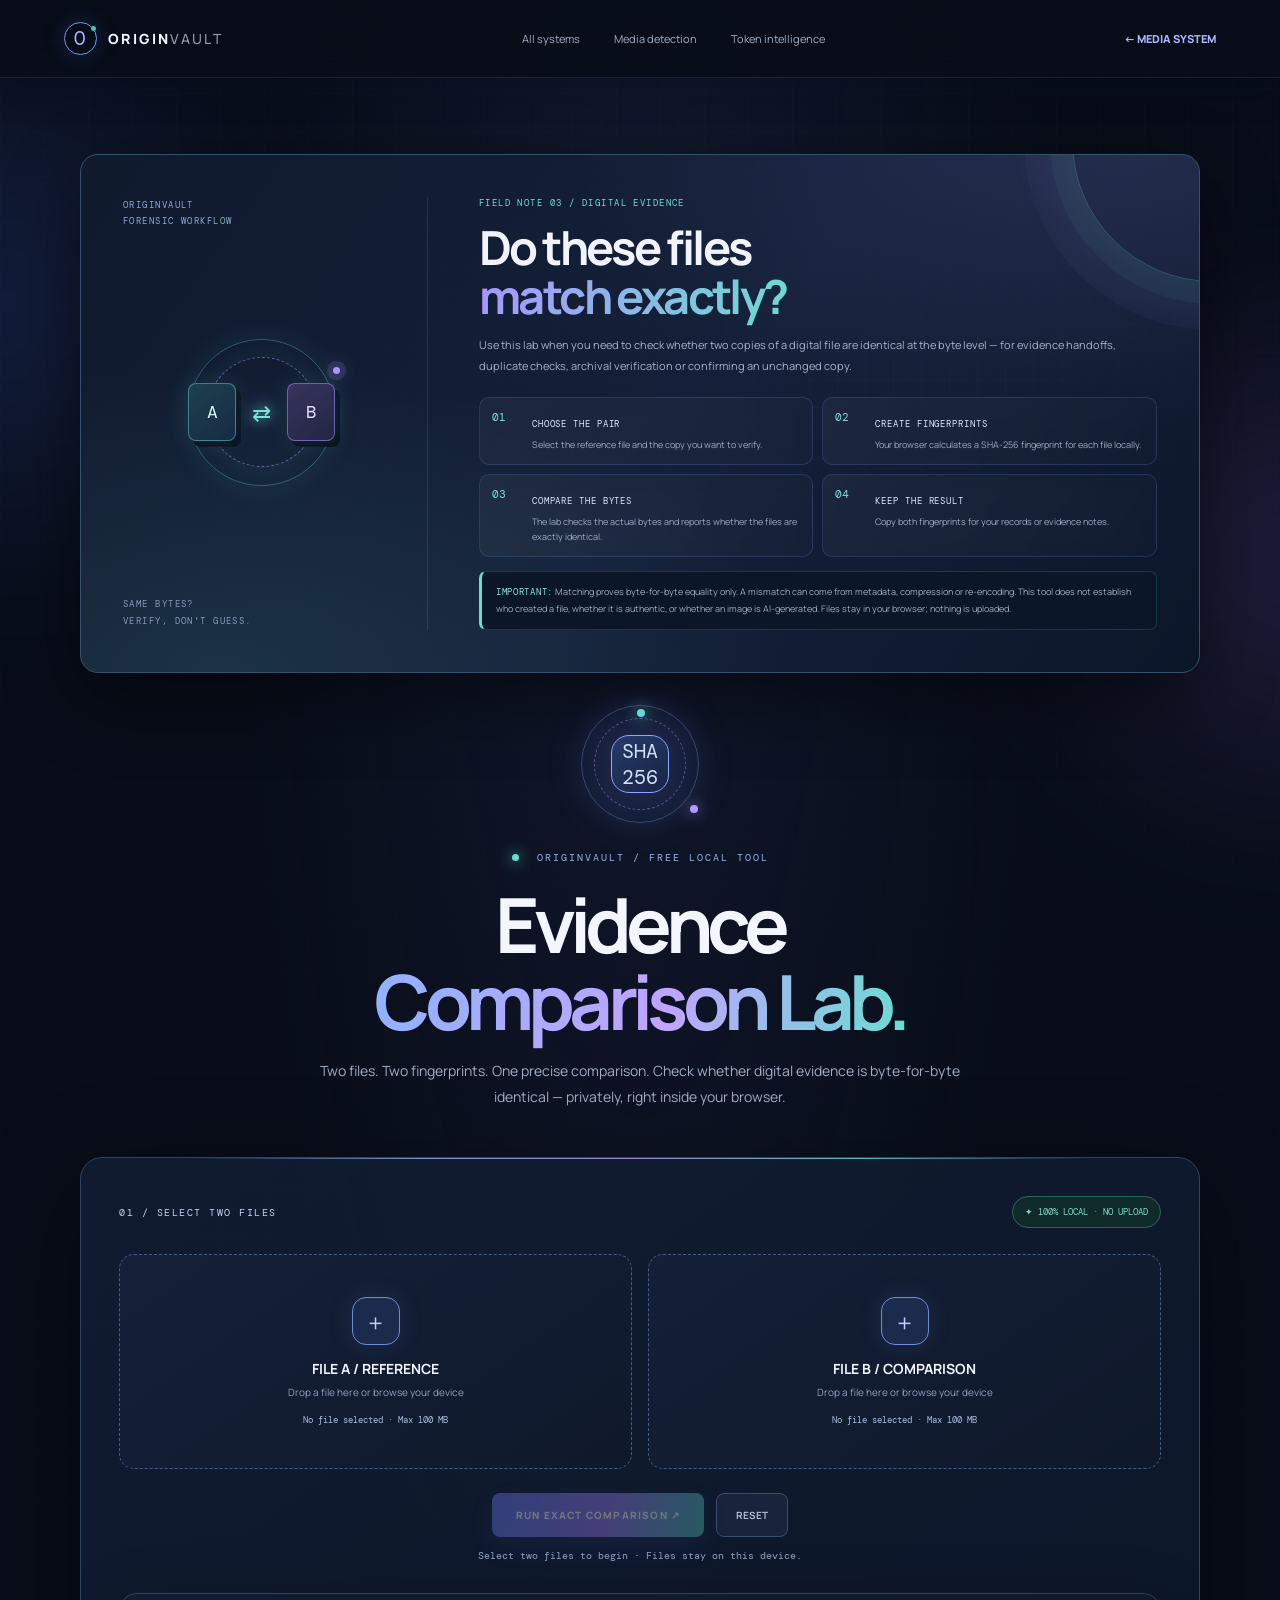
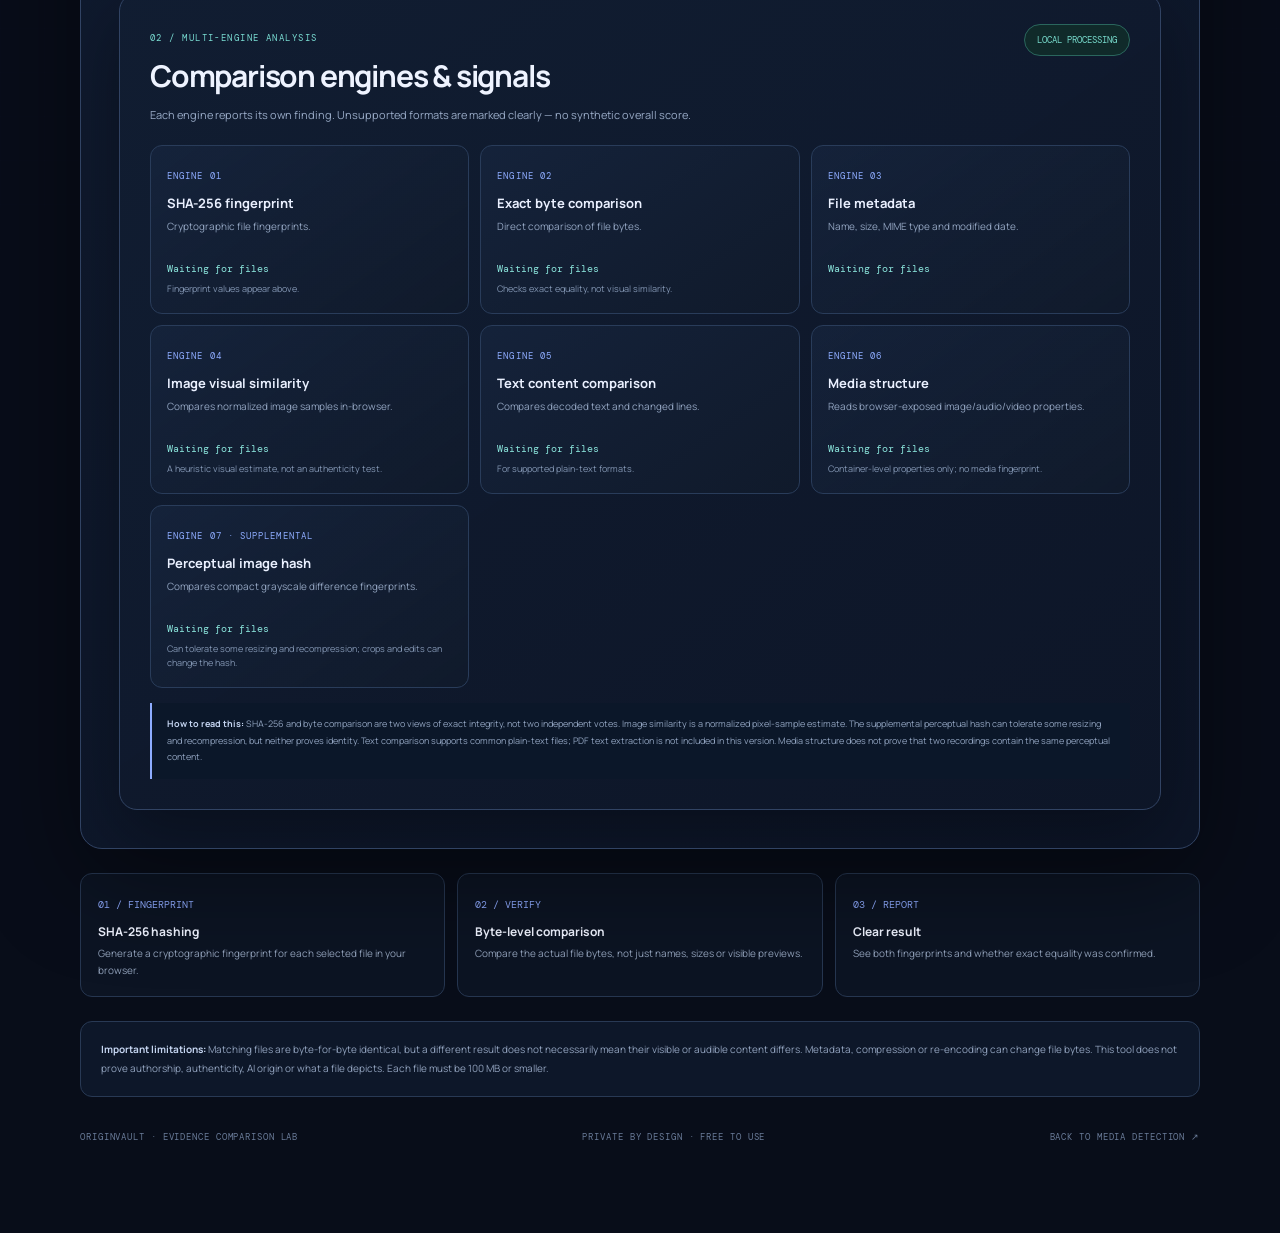
<file: evidence-comparison.html>
<!doctype html>
<html lang="en" dir="ltr">
<head>
<meta charset="utf-8"><meta name="viewport" content="width=device-width,initial-scale=1"><meta name="theme-color" content="#080d19">
<meta name="description" content="Compare two files privately with local SHA-256 fingerprints and exact byte comparison. Free Evidence Comparison Lab by ORIGINVAULT.">
<title>ORIGINVAULT — Evidence Comparison Lab | Forensic Workflow</title>
<link rel="preconnect" href="https://fonts.googleapis.com"><link rel="preconnect" href="https://fonts.gstatic.com" crossorigin>
<link href="https://fonts.googleapis.com/css2?family=DM+Mono:wght@400;500&family=Manrope:wght@400;500;600;700;800&display=swap" rel="stylesheet"><link rel="stylesheet" href="/styles.css?v=20261116-1">
<style>
:root{--ec-bg:#080d19;--ec-panel:#111b2e;--ec-line:#293b59;--ec-muted:#96a6c1;--ec-blue:#8eacff;--ec-violet:#b49bff;--ec-mint:#65ddd0}
body{background:var(--ec-bg);color:#eff3ff;overflow-x:hidden}
.ec-shell{min-height:100vh;position:relative;isolation:isolate;overflow:hidden;background:radial-gradient(ellipse at 50% 10%,#20294c66,transparent 45%),#080d19}
.ec-grid{position:absolute;inset:0;z-index:-2;opacity:.25;background-image:linear-gradient(#829fff12 1px,transparent 1px),linear-gradient(90deg,#829fff12 1px,transparent 1px);background-size:44px 44px;mask-image:linear-gradient(#000,transparent 85%)}
.ec-glow{position:absolute;z-index:-1;width:380px;height:380px;border-radius:50%;filter:blur(110px);opacity:.16;pointer-events:none;background:#547cff;top:110px;left:-180px;animation:glowDrift 12s ease-in-out infinite alternate}
.ec-glow.two{background:#9d70ed;left:auto;right:-200px;top:370px;animation-delay:-5s}
.ec-main{width:min(1120px,calc(100% - 40px));margin:0 auto;padding:72px 0 90px}
.ec-hero{text-align:center;max-width:790px;margin:0 auto 46px;animation:rise .8s ease both}
.ec-kicker{font:10px 'DM Mono',monospace;letter-spacing:.2em;color:#9bb3e9}
.ec-kicker i{display:inline-block;width:7px;height:7px;border-radius:50%;background:var(--ec-mint);box-shadow:0 0 14px var(--ec-mint);margin-right:10px}
.ec-hero h1{font-size:clamp(42px,7vw,76px);letter-spacing:-.075em;line-height:1.02;margin:22px 0 17px;color:#f4f6ff}
.ec-hero h1 span{background:linear-gradient(100deg,#91b2ff,#c0a4ff 55%,#68ded0);background-clip:text;color:transparent}
.ec-hero p{max-width:640px;margin:auto;color:#a0aec5;font-size:14px;line-height:1.9}
.ec-orb{width:126px;height:126px;margin:0 auto 24px;position:relative;display:grid;place-items:center}
.ec-orb:before,.ec-orb:after{content:"";position:absolute;inset:4px;border:1px solid #7696df66;border-radius:50%;box-shadow:0 0 40px #6989e522,inset 0 0 32px #6989e51c;animation:spin 16s linear infinite}
.ec-orb:after{inset:17px;border-style:dashed;border-color:#8c7cda99;animation-direction:reverse;animation-duration:11s}
.ec-orb-core{width:58px;height:58px;border-radius:18px;border:1px solid #8eacff;background:linear-gradient(145deg,#243b68,#1a2341);display:grid;place-items:center;font:20px 'DM Mono',monospace;color:#d5e2ff;box-shadow:0 0 35px #7296ff55;animation:coreBeat 3s ease-in-out infinite}
.ec-node{position:absolute;width:8px;height:8px;border-radius:50%;background:var(--ec-mint);box-shadow:0 0 15px var(--ec-mint)}
.ec-node.n1{top:8px;left:60px}.ec-node.n2{bottom:14px;right:5px;background:var(--ec-violet);box-shadow:0 0 15px var(--ec-violet)}
.ec-panel{border:1px solid #314363;border-radius:22px;background:linear-gradient(145deg,#111d32ed,#0d1628f2);box-shadow:0 30px 100px #0006;padding:clamp(20px,4vw,38px);position:relative;overflow:hidden;animation:rise .9s .12s ease both}
.ec-panel:before{content:"";position:absolute;left:10%;right:10%;top:0;height:1px;background:linear-gradient(90deg,transparent,#8eacff,#b49bff,#65ddd0,transparent);opacity:.8}
.ec-panel-head{display:flex;justify-content:space-between;align-items:center;gap:16px;margin-bottom:26px}
.ec-panel-head strong{font:10px 'DM Mono',monospace;letter-spacing:.15em;color:#c4d4f4}
.ec-private{font:9px 'DM Mono',monospace;color:#77d9cb;border:1px solid #2a665d;background:#102a2a;padding:9px 12px;border-radius:30px;white-space:nowrap}
.ec-files{display:grid;grid-template-columns:1fr 1fr;gap:16px}
.ec-file{min-width:0;min-height:215px;border:1px dashed #465d83;border-radius:15px;background:linear-gradient(145deg,#17264088,#111a2b88);padding:22px;position:relative;transition:.25s;display:flex;flex-direction:column;justify-content:center;align-items:center;text-align:center}
.ec-file:hover,.ec-file.drag{border-color:#9cb5ff;background:#1a2a47;box-shadow:0 0 0 3px #7898ff14}
.ec-file input{position:absolute;inset:0;width:100%;height:100%;opacity:0;cursor:pointer}
.ec-file-icon{width:48px;height:48px;border:1px solid #6d8cd2;border-radius:14px;display:grid;place-items:center;color:#bdd0ff;font-size:23px;background:#1a2b4b;margin-bottom:14px;box-shadow:0 0 24px #7296ff20}
.ec-file h2{font-size:14px;margin:0 0 6px;color:#f0f4ff}
.ec-file p{font-size:10px;color:#8fa1bf;margin:0;line-height:1.7}
.ec-file-meta{margin-top:13px;max-width:100%;overflow-wrap:anywhere;color:#a9bcdf;font:9px 'DM Mono',monospace}
.ec-actions{display:flex;justify-content:center;align-items:center;gap:12px;flex-wrap:wrap;margin:24px 0 10px}
.ec-run{border:0;border-radius:8px;padding:15px 24px;background:linear-gradient(105deg,#6479e9,#9677e8 55%,#4dbeb5);color:white;font:800 10px Manrope,sans-serif;letter-spacing:.12em;cursor:pointer;box-shadow:0 10px 30px #657ce833;transition:transform .2s,box-shadow .2s}
.ec-run:hover:not(:disabled){transform:translateY(-2px);box-shadow:0 14px 34px #657ce855}.ec-run:disabled{opacity:.4;cursor:not-allowed}
.ec-clear{border:1px solid #3b4e6d;border-radius:8px;padding:14px 19px;background:#17243a;color:#aebbd0;font:700 10px Manrope,sans-serif;cursor:pointer}
.ec-status{text-align:center;color:#92a3bf;font:10px 'DM Mono',monospace;min-height:20px;line-height:1.7}
.ec-result{display:none;margin-top:26px;border:1px solid #344969;border-radius:15px;background:#0b1425;padding:22px;animation:rise .4s ease both}
.ec-result.show{display:block}
.ec-verdict{font-size:clamp(17px,3vw,23px);font-weight:800;color:#d8e5ff;margin-bottom:8px}
.ec-explain{font-size:12px;color:#9eafc9;line-height:1.8}
.ec-hashes{display:grid;grid-template-columns:1fr 1fr;gap:12px;margin-top:20px}
.ec-hash{min-width:0;padding:15px;border:1px solid #293b59;border-radius:10px;background:#111d30}
.ec-hash small{display:block;font:9px 'DM Mono',monospace;color:#92a8cf;letter-spacing:.12em;margin-bottom:9px}
.ec-hash code{font:10px 'DM Mono',monospace;color:#c7d8fb;overflow-wrap:anywhere;line-height:1.7}
.ec-hash button{display:block;margin-top:10px;padding:0;border:0;background:none;color:#8eacff;font-size:10px;cursor:pointer}
.ec-note{margin-top:24px;padding:18px 20px;border:1px solid #283954;border-radius:12px;background:#0d1729;color:#91a2bd;font-size:10px;line-height:1.9}
.ec-note strong{color:#c5d5f1}
.ec-steps{display:grid;grid-template-columns:repeat(3,1fr);gap:12px;margin-top:24px}
.ec-step{border:1px solid #263650;border-radius:12px;padding:17px;background:#101a2b99}
.ec-step b{font:10px 'DM Mono',monospace;color:#8eaaff}.ec-step h3{font-size:12px;margin:10px 0 5px}.ec-step p{font-size:10px;line-height:1.7;color:#91a1ba;margin:0}
.ec-footer{display:flex;justify-content:space-between;gap:16px;flex-wrap:wrap;margin-top:34px;color:#697b98;font:9px 'DM Mono',monospace;letter-spacing:.1em}
@keyframes spin{to{transform:rotate(360deg)}}@keyframes coreBeat{50%{transform:scale(1.07);filter:brightness(1.35)}}@keyframes rise{from{opacity:0;transform:translateY(18px)}to{opacity:1;transform:translateY(0)}}@keyframes glowDrift{to{transform:translate(80px,45px) scale(1.2)}}
@media(max-width:700px){.ec-main{width:calc(100% - 28px);padding:48px 0 65px}.ec-panel-head{align-items:flex-start;flex-direction:column}.ec-files,.ec-hashes{grid-template-columns:1fr}.ec-file{min-height:180px}.ec-steps{grid-template-columns:1fr}.ec-hero h1{font-size:46px}}
@media(prefers-reduced-motion:reduce){*,*:before,*:after{animation:none!important;scroll-behavior:auto!important;transition:none!important}}

/* ORIGINVAULT digital evidence interface — dark glass, cyan/violet signal motion */
.ec-forensic-guide{display:grid;grid-template-columns:minmax(180px,.62fr) minmax(0,1.38fr);gap:clamp(24px,4vw,56px);margin:4px 0 28px;padding:clamp(22px,4vw,42px);border-radius:18px;border:1px solid #38516b;background:radial-gradient(ellipse at 12% 100%,#6cdbd01b,transparent 42%),radial-gradient(ellipse at 95% 0%,#a995ff20,transparent 38%),linear-gradient(125deg,#101a2d,#142039 55%,#0b1729);color:#eff3ff;box-shadow:0 25px 75px #0007;position:relative;overflow:hidden;isolation:isolate}
.ec-forensic-guide:before{content:"";position:absolute;inset:0;z-index:-1;opacity:.23;background-image:linear-gradient(#8ea7d41c 1px,transparent 1px),linear-gradient(90deg,#8ea7d41c 1px,transparent 1px);background-size:28px 28px;mask-image:radial-gradient(ellipse at 75% 45%,#000,transparent 70%)}
.ec-forensic-guide:after{content:"";position:absolute;z-index:-1;width:280px;height:280px;border:1px solid #6cdbd044;border-radius:50%;right:-155px;top:-155px;box-shadow:0 0 0 22px #6cdbd00c,0 0 0 48px #a995ff0a,0 0 70px #6cdbd01b;animation:ecOrbit 24s linear infinite;pointer-events:none}
.ec-guide-side{display:flex;flex-direction:column;justify-content:space-between;min-height:310px;border-right:1px solid #7185a633;padding-right:26px}.ec-guide-stamp,.ec-guide-caption,.ec-guide-kicker{font:9px 'DM Mono',monospace;letter-spacing:.16em;color:#91a8d5}.ec-guide-stamp{line-height:1.8}.ec-guide-caption{line-height:1.9;color:#8499b8}
.ec-guide-glyph{position:relative;display:flex;align-items:center;justify-content:center;gap:12px;min-height:150px}.ec-guide-glyph:before,.ec-guide-glyph:after{content:"";position:absolute;width:145px;height:145px;border:1px solid #6cdbd055;border-radius:50%;box-shadow:0 0 30px #6cdbd018}.ec-guide-glyph:after{width:108px;height:108px;border-style:dashed;border-color:#a995ff88;animation:ecOrbit 16s linear infinite reverse}.ec-glyph-a,.ec-glyph-b{z-index:1;width:48px;height:58px;display:grid;place-items:center;border:1px solid #6cdbd077;border-radius:8px;background:linear-gradient(145deg,#1c4050,#182b43);color:#d9fff8;font:18px 'DM Mono',monospace;box-shadow:0 0 24px #6cdbd01c,5px 6px 0 #0a1220;animation:ecFloat 3.8s ease-in-out infinite}.ec-glyph-b{border-color:#a995ff88;background:linear-gradient(145deg,#39335e,#202744);color:#e4ddff;animation-delay:-1.9s}.ec-glyph-link{z-index:2;color:#7ce3d8;font-size:23px;background:#142039;padding:4px;text-shadow:0 0 14px #6cdbd0}.ec-guide-glyph i{position:absolute;width:7px;height:7px;border-radius:50%;background:#a995ff;right:22%;top:20%;box-shadow:0 0 0 6px #a995ff22,0 0 18px #a995ff;animation:ecPulse 2s ease-in-out infinite}
.ec-guide-main{position:relative;z-index:1}.ec-guide-kicker{color:#79dcd2}.ec-guide-main h2{font-size:clamp(31px,4vw,47px);line-height:1.04;letter-spacing:-.055em;margin:14px 0;color:#f1f4ff}.ec-guide-main h2 span{background:linear-gradient(100deg,#a995ff,#6cdbd0);color:transparent;background-clip:text}.ec-guide-intro{max-width:650px;color:#a4b2ca;font-size:11px;line-height:1.9;margin:0 0 20px}
.ec-guide-flow{display:grid;grid-template-columns:1fr 1fr;gap:9px}.ec-guide-flow article{display:grid;grid-template-columns:30px 1fr;gap:10px;padding:12px;border:1px solid #829fff2b;border-radius:10px;background:linear-gradient(110deg,#ffffff0b,#ffffff04);backdrop-filter:blur(8px);transition:transform .25s,border-color .25s,background .25s;animation:ecStepIn .6s both}.ec-guide-flow article:nth-child(2){animation-delay:.1s}.ec-guide-flow article:nth-child(3){animation-delay:.2s}.ec-guide-flow article:nth-child(4){animation-delay:.3s}.ec-guide-flow article:hover{transform:translateY(-3px);border-color:#6cdbd088;background:#6cdbd00c}.ec-guide-flow article>b{font:11px 'DM Mono',monospace;color:#7ce3d8}.ec-guide-flow strong{font:9px 'DM Mono',monospace;letter-spacing:.1em;color:#e0e9ff}.ec-guide-flow p{margin:5px 0 0;color:#9cacc5;font-size:9px;line-height:1.7}
.ec-guide-boundary{margin-top:14px;padding:12px 14px;border:1px solid #6cdbd02c;border-left:3px solid #6cdbd0;border-radius:7px;background:#0b1729;color:#9eacc3;font-size:9px;line-height:1.8}.ec-guide-boundary strong{color:#8be5dc;font:9px 'DM Mono',monospace;letter-spacing:.08em}
@keyframes ecOrbit{to{transform:rotate(360deg)}}@keyframes ecFloat{0%,100%{transform:translateY(0)}50%{transform:translateY(-6px)}}@keyframes ecPulse{50%{opacity:.45;transform:scale(.8)}}@keyframes ecStepIn{from{opacity:0;transform:translateY(12px)}to{opacity:1;transform:translateY(0)}}
@media(max-width:700px){.ec-forensic-guide{grid-template-columns:1fr;gap:20px}.ec-guide-side{min-height:unset;border-right:0;border-bottom:1px solid #7185a633;padding:0 0 15px;display:grid;grid-template-columns:1fr auto;align-items:center}.ec-guide-glyph{grid-column:2;grid-row:1/3;min-height:115px;width:145px}.ec-guide-glyph:before{width:110px;height:110px}.ec-guide-glyph:after{width:82px;height:82px}.ec-guide-caption{font-size:8px}.ec-guide-flow{grid-template-columns:1fr}}
@media(prefers-reduced-motion:reduce){.ec-forensic-guide *{animation:none!important;transition:none!important}}

/* Restored interactive walkthrough slideshows */
.ov-walkthrough{margin:0 0 30px;padding:clamp(20px,3.5vw,34px);border:1px solid #394b6b;border-radius:18px;background:radial-gradient(ellipse at 92% 0%,#a995ff20,transparent 38%),radial-gradient(ellipse at 5% 100%,#6cdbd018,transparent 42%),linear-gradient(135deg,#111d32,#0b1526);box-shadow:0 22px 65px #0006;color:#eff3ff;position:relative;overflow:hidden}
.ov-walk-head{display:flex;justify-content:space-between;align-items:flex-start;gap:18px;margin-bottom:22px}.ov-walk-kicker{font:9px 'DM Mono',monospace;letter-spacing:.16em;color:#7edbd2}.ov-walk-head h2{font-size:clamp(21px,3vw,31px);line-height:1.15;letter-spacing:-.04em;margin:10px 0 0}.ov-walk-head h2 em{font-style:normal;background:linear-gradient(100deg,#a995ff,#6cdbd0);color:transparent;background-clip:text}.ov-walk-count{flex:none;padding:8px 10px;border:1px solid #6477a0;border-radius:6px;color:#c5d4f1;font:10px 'DM Mono',monospace;letter-spacing:.1em}
.ov-walk-track{position:relative;min-height:205px}.ov-walk-slide{display:none;grid-template-columns:48px minmax(0,1fr) 64px;align-items:center;gap:18px;min-height:205px;padding:clamp(18px,3vw,28px);border:1px solid #829fff30;border-radius:13px;background:linear-gradient(110deg,#1b2942d9,#101b2dd9)}.ov-walk-slide.is-active{display:grid;animation:ovWalkIn .35s ease both}.ov-walk-number{width:44px;height:44px;display:grid;place-items:center;border:1px solid #a995ff88;border-radius:50%;background:#242747;color:#d9d1ff;font:12px 'DM Mono',monospace;box-shadow:0 0 22px #a995ff22}.ov-walk-slide small{font:9px 'DM Mono',monospace;letter-spacing:.13em;color:#7edbd2}.ov-walk-slide h3{font-size:clamp(18px,2.5vw,25px);margin:8px 0;color:#f0f4ff}.ov-walk-slide p{max-width:720px;margin:0;color:#a5b4cc;font-size:12px;line-height:1.85}.ov-walk-symbol{justify-self:center;color:#9d91f0;font:30px 'DM Mono',monospace;text-shadow:0 0 24px #9d91f055}.ov-walk-tags{display:flex;gap:7px;flex-wrap:wrap;margin-top:15px}.ov-walk-tags span{padding:6px 8px;border:1px solid #4b5e7c;border-radius:4px;color:#b8c9e5;font:8px 'DM Mono',monospace;letter-spacing:.07em}
.ov-walk-controls{display:flex;align-items:center;justify-content:space-between;gap:12px;margin-top:16px}.ov-walk-controls button{min-height:38px;padding:0 13px;border:1px solid #4a5e80;border-radius:6px;background:#17243a;color:#d9e3f6;font:9px 'DM Mono',monospace;letter-spacing:.08em;cursor:pointer}.ov-walk-controls button:disabled{opacity:.35;cursor:not-allowed}.ov-walk-dots{display:flex;justify-content:center;gap:8px}.ov-walk-dots button{width:9px;min-height:9px;height:9px;padding:0;border:0;border-radius:50%;background:#53627c}.ov-walk-dots button[aria-current="step"]{width:25px;border-radius:8px;background:linear-gradient(90deg,#a995ff,#6cdbd0)}
@keyframes ovWalkIn{from{opacity:0;transform:translateY(8px)}to{opacity:1;transform:translateY(0)}}
@media(max-width:600px){.ov-walk-head{gap:10px}.ov-walk-slide{grid-template-columns:36px minmax(0,1fr);gap:12px;min-height:unset;padding:17px}.ov-walk-number{width:34px;height:34px;font-size:10px}.ov-walk-symbol{display:none}.ov-walk-slide p{font-size:11px}.ov-walk-controls button{padding:0 9px;font-size:8px}.ov-walk-dots{gap:5px}}
@media(prefers-reduced-motion:reduce){.ov-walk-slide.is-active{animation:none}}
</style>
</head>
<body>
<div class="ec-shell"><div class="ec-grid"></div><div class="ec-glow"></div><div class="ec-glow two"></div>
<header class="site-header"><a class="brand" href="/"><span class="brand-symbol">O<span></span></span><span>ORIGIN<span class="brand-light">VAULT</span></span></a><nav class="main-nav"><a href="/">All systems</a><a href="/ai.html">Media detection</a><a href="/token-intelligence.html">Token intelligence</a></nav><div class="header-actions"><a class="header-cta" href="/ai.html">← MEDIA SYSTEM</a></div></header>
<main class="ec-main">
<section class="ec-forensic-guide" aria-labelledby="ecGuideTitle">
  <div class="ec-guide-side"><div class="ec-guide-stamp">ORIGINVAULT<br>FORENSIC WORKFLOW</div><div class="ec-guide-glyph" aria-hidden="true"><span class="ec-glyph-a">A</span><span class="ec-glyph-link">⇄</span><span class="ec-glyph-b">B</span><i></i></div><div class="ec-guide-caption">SAME BYTES?<br>VERIFY, DON'T GUESS.</div></div>
  <div class="ec-guide-main"><div class="ec-guide-kicker">FIELD NOTE 03 / DIGITAL EVIDENCE</div><h2 id="ecGuideTitle">Do these files<br><span>match exactly?</span></h2><p class="ec-guide-intro">Use this lab when you need to check whether two copies of a digital file are identical at the byte level — for evidence handoffs, duplicate checks, archival verification or confirming an unchanged copy.</p>
    <div class="ec-guide-flow">
      <article><b>01</b><div><strong>CHOOSE THE PAIR</strong><p>Select the reference file and the copy you want to verify.</p></div></article>
      <article><b>02</b><div><strong>CREATE FINGERPRINTS</strong><p>Your browser calculates a SHA-256 fingerprint for each file locally.</p></div></article>
      <article><b>03</b><div><strong>COMPARE THE BYTES</strong><p>The lab checks the actual bytes and reports whether the files are exactly identical.</p></div></article>
      <article><b>04</b><div><strong>KEEP THE RESULT</strong><p>Copy both fingerprints for your records or evidence notes.</p></div></article>
    </div>
    <div class="ec-guide-boundary"><strong>IMPORTANT:</strong> Matching proves byte-for-byte equality only. A mismatch can come from metadata, compression or re-encoding. This tool does not establish who created a file, whether it is authentic, or whether an image is AI-generated. Files stay in your browser; nothing is uploaded.</div>
  </div>
</section>
<section class="ec-hero"><div class="ec-orb" aria-hidden="true"><span class="ec-orb-core">SHA<br>256</span><i class="ec-node n1"></i><i class="ec-node n2"></i></div><div class="ec-kicker"><i></i> ORIGINVAULT / FREE LOCAL TOOL</div><h1>Evidence<br><span>Comparison Lab.</span></h1><p>Two files. Two fingerprints. One precise comparison. Check whether digital evidence is byte-for-byte identical — privately, right inside your browser.</p></section>

<section class="ec-panel" aria-label="File comparison tool">
<div class="ec-panel-head"><strong>01 / SELECT TWO FILES</strong><span class="ec-private">✦ 100% LOCAL · NO UPLOAD</span></div>
<div class="ec-files">
<label class="ec-file" id="dropA"><input id="evidenceFileA" type="file"><span class="ec-file-icon">＋</span><h2>FILE A / REFERENCE</h2><p>Drop a file here or browse your device</p><span class="ec-file-meta" id="evidenceNameA">No file selected · Max 100 MB</span></label>
<label class="ec-file" id="dropB"><input id="evidenceFileB" type="file"><span class="ec-file-icon">＋</span><h2>FILE B / COMPARISON</h2><p>Drop a file here or browse your device</p><span class="ec-file-meta" id="evidenceNameB">No file selected · Max 100 MB</span></label>
</div>
<div class="ec-actions"><button class="ec-run" id="evidenceCompare" type="button" disabled>RUN EXACT COMPARISON ↗</button><button class="ec-clear" id="evidenceClear" type="button">RESET</button></div><div class="ec-status" id="evidenceStatus" role="status" aria-live="polite">Select two files to begin · Files stay on this device.</div>
<div class="ec-result" id="evidenceResult" aria-live="polite"><div class="ec-verdict" id="evidenceVerdict"></div><div class="ec-explain" id="evidenceExplain"></div><div class="ec-hashes"><div class="ec-hash"><small>FILE A · SHA-256</small><code id="evidenceHashA"></code><button type="button" data-copy-evidence="a">COPY FINGERPRINT ↗</button></div><div class="ec-hash"><small>FILE B · SHA-256</small><code id="evidenceHashB"></code><button type="button" data-copy-evidence="b">COPY FINGERPRINT ↗</button></div></div><div class="ec-note" id="evidenceDetails"></div></div>

<div class="ec-engine-dashboard" id="ecEngineDashboard" aria-live="polite">
 <div class="ec-engine-heading"><div><span class="ec-guide-kicker">02 / MULTI-ENGINE ANALYSIS</span><h2>Comparison engines &amp; signals</h2><p>Each engine reports its own finding. Unsupported formats are marked clearly — no synthetic overall score.</p></div><span class="ec-private">LOCAL PROCESSING</span></div>
 <div class="ec-engine-grid">
  <article class="ec-engine-card" data-engine="hash"><span class="ec-engine-number">ENGINE 01</span><h3>SHA-256 fingerprint</h3><p>Cryptographic file fingerprints.</p><strong class="ec-engine-state">Waiting for files</strong><small class="ec-engine-detail">Fingerprint values appear above.</small></article>
  <article class="ec-engine-card" data-engine="bytes"><span class="ec-engine-number">ENGINE 02</span><h3>Exact byte comparison</h3><p>Direct comparison of file bytes.</p><strong class="ec-engine-state">Waiting for files</strong><small class="ec-engine-detail">Checks exact equality, not visual similarity.</small></article>
  <article class="ec-engine-card" data-engine="metadata"><span class="ec-engine-number">ENGINE 03</span><h3>File metadata</h3><p>Name, size, MIME type and modified date.</p><strong class="ec-engine-state">Waiting for files</strong><small class="ec-engine-detail"></small></article>
  <article class="ec-engine-card" data-engine="image"><span class="ec-engine-number">ENGINE 04</span><h3>Image visual similarity</h3><p>Compares normalized image samples in-browser.</p><strong class="ec-engine-state">Waiting for files</strong><small class="ec-engine-detail">A heuristic visual estimate, not an authenticity test.</small></article>
  <article class="ec-engine-card" data-engine="text"><span class="ec-engine-number">ENGINE 05</span><h3>Text content comparison</h3><p>Compares decoded text and changed lines.</p><strong class="ec-engine-state">Waiting for files</strong><small class="ec-engine-detail">For supported plain-text formats.</small></article>
  <article class="ec-engine-card" data-engine="media"><span class="ec-engine-number">ENGINE 06</span><h3>Media structure</h3><p>Reads browser-exposed image/audio/video properties.</p><strong class="ec-engine-state">Waiting for files</strong><small class="ec-engine-detail">Container-level properties only; no media fingerprint.</small></article>
  <article class="ec-engine-card" data-engine="perceptual"><span class="ec-engine-number">ENGINE 07 · SUPPLEMENTAL</span><h3>Perceptual image hash</h3><p>Compares compact grayscale difference fingerprints.</p><strong class="ec-engine-state">Waiting for files</strong><small class="ec-engine-detail">Can tolerate some resizing and recompression; crops and edits can change the hash.</small></article>
 </div>
 <p class="ec-engine-footnote"><strong>How to read this:</strong> SHA-256 and byte comparison are two views of exact integrity, not two independent votes. Image similarity is a normalized pixel-sample estimate. The supplemental perceptual hash can tolerate some resizing and recompression, but neither proves identity. Text comparison supports common plain-text files; PDF text extraction is not included in this version. Media structure does not prove that two recordings contain the same perceptual content.</p>
</div>
<style>
.ec-engine-dashboard{margin-top:26px;padding:clamp(20px,3vw,30px);border:1px solid #314363;border-radius:18px;background:linear-gradient(145deg,#111d32ed,#0d1628f2);box-shadow:0 24px 70px #0005}
.ec-engine-heading{display:flex;justify-content:space-between;align-items:flex-start;gap:18px;margin-bottom:20px}.ec-engine-heading h2{font-size:clamp(21px,3vw,30px);letter-spacing:-.04em;margin:9px 0;color:#eef3ff}.ec-engine-heading p{font-size:11px;color:#98aac6;line-height:1.8;margin:0;max-width:570px}
.ec-engine-grid{display:grid;grid-template-columns:repeat(3,minmax(0,1fr));gap:11px}.ec-engine-card{min-width:0;padding:16px;border:1px solid #293c5a;border-radius:12px;background:linear-gradient(145deg,#172640aa,#101a2b);transition:border-color .2s,transform .2s}.ec-engine-card:hover{transform:translateY(-2px);border-color:#718ed0}.ec-engine-number{font:9px 'DM Mono',monospace;letter-spacing:.12em;color:#8eacff}.ec-engine-card h3{font-size:13px;margin:10px 0 6px;color:#eaf0ff}.ec-engine-card p{font-size:10px;line-height:1.65;color:#92a4c0;min-height:32px;margin:0 0 12px}.ec-engine-state{display:block;font:10px 'DM Mono',monospace;color:#8be5dc}.ec-engine-detail{display:block;margin-top:7px;color:#8396b3;font-size:9px;line-height:1.65;overflow-wrap:anywhere}.ec-engine-card[data-status="pass"]{border-color:#367b70}.ec-engine-card[data-status="warn"]{border-color:#826a43}.ec-engine-card[data-status="skip"]{opacity:.78}.ec-engine-footnote{margin:15px 0 0;padding:13px 15px;border-left:2px solid #8eacff;background:#0b1729;color:#91a3bf;font-size:9px;line-height:1.85}.ec-engine-footnote strong{color:#c5d5f1}
@media(max-width:760px){.ec-engine-grid{grid-template-columns:repeat(2,minmax(0,1fr))}.ec-engine-heading{flex-direction:column}}@media(max-width:480px){.ec-engine-grid{grid-template-columns:1fr}}
</style>
</section>
<section class="ec-steps"><article class="ec-step"><b>01 / FINGERPRINT</b><h3>SHA-256 hashing</h3><p>Generate a cryptographic fingerprint for each selected file in your browser.</p></article><article class="ec-step"><b>02 / VERIFY</b><h3>Byte-level comparison</h3><p>Compare the actual file bytes, not just names, sizes or visible previews.</p></article><article class="ec-step"><b>03 / REPORT</b><h3>Clear result</h3><p>See both fingerprints and whether exact equality was confirmed.</p></article></section>
<div class="ec-note"><strong>Important limitations:</strong> Matching files are byte-for-byte identical, but a different result does not necessarily mean their visible or audible content differs. Metadata, compression or re-encoding can change file bytes. This tool does not prove authorship, authenticity, AI origin or what a file depicts. Each file must be 100 MB or smaller.</div>
<footer class="ec-footer"><span>ORIGINVAULT · EVIDENCE COMPARISON LAB</span><span>PRIVATE BY DESIGN · FREE TO USE</span><a href="/ai.html">BACK TO MEDIA DETECTION ↗</a></footer>
</main></div>
<script>
(function(){
 const $=id=>document.getElementById(id),a=$("evidenceFileA"),b=$("evidenceFileB"),run=$("evidenceCompare"),clear=$("evidenceClear"),status=$("evidenceStatus"),result=$("evidenceResult"),MAX=100*1024*1024;let hashes={a:"",b:""};
 function size(n){if(n<1024)return n+" B";if(n<1048576)return(n/1024).toFixed(1)+" KB";return(n/1048576).toFixed(2)+" MB"}
 function update(input,id){const f=input.files&&input.files[0];$(id).textContent=f?f.name+" · "+size(f.size):"No file selected · Max 100 MB";run.disabled=!(a.files&&a.files[0]&&b.files&&b.files[0]);result.classList.remove("show")}
 [a,b].forEach((el,i)=>el.addEventListener("change",()=>update(el,i?"evidenceNameB":"evidenceNameA")));
 ["dropA","dropB"].forEach(id=>{const el=$(id);el.addEventListener("dragover",e=>{e.preventDefault();el.classList.add("drag")});["dragleave","drop"].forEach(ev=>el.addEventListener(ev,e=>{e.preventDefault();el.classList.remove("drag")}));el.addEventListener("drop",e=>{const input=el.querySelector("input");if(e.dataTransfer.files.length){try{input.files=e.dataTransfer.files;input.dispatchEvent(new Event("change",{bubbles:true}))}catch{status.textContent="Use the file picker to select this file."}}})});
 function hex(buf){return Array.from(new Uint8Array(buf)).map(x=>x.toString(16).padStart(2,"0")).join("")}
 async function digest(file){return hex(await crypto.subtle.digest("SHA-256",await file.arrayBuffer()))}
 async function sameBytes(x,y){if(x.size!==y.size)return false;const chunk=1024*1024;for(let o=0;o<x.size;o+=chunk){const [u,v]=await Promise.all([x.slice(o,o+chunk).arrayBuffer(),y.slice(o,o+chunk).arrayBuffer()]),p=new Uint8Array(u),q=new Uint8Array(v);for(let i=0;i<p.length;i++)if(p[i]!==q[i])return false}return true}
 function signature(file){return file.slice(0,16).arrayBuffer().then(buf=>{const x=new Uint8Array(buf),s=(p,n)=>String.fromCharCode(...x.slice(p,p+n));if(x[0]===255&&x[1]===216&&x[2]===255)return"JPEG image";if(s(0,8)==="\x89PNG\r\n\x1a\n")return"PNG image";if(s(0,4)==="RIFF"&&s(8,4)==="WEBP")return"WebP image";if(s(0,4)==="fLaC")return"FLAC audio";if(s(0,4)==="OggS")return"Ogg audio";if(s(0,3)==="ID3")return"MP3 audio";if(s(4,4)==="ftyp")return"MP4 / QuickTime";if(s(0,4)==="%PDF")return"PDF document";return"Unknown / other"})}
 run.addEventListener("click",async()=>{const x=a.files&&a.files[0],y=b.files&&b.files[0];if(!x||!y)return;if(x.size>MAX||y.size>MAX){status.textContent="Each file must be 100 MB or smaller.";return}if(!window.crypto||!crypto.subtle){status.textContent="SHA-256 unavailable. Open this page over HTTPS in a modern browser.";return}
 run.disabled=true;clear.disabled=true;result.classList.remove("show");status.textContent="Calculating File A fingerprint…";
 try{hashes.a=await digest(x);status.textContent="Calculating File B fingerprint…";hashes.b=await digest(y);status.textContent="Comparing exact bytes and inspecting file signatures…";const [same,fmtA,fmtB]=await Promise.all([hashes.a===hashes.b?sameBytes(x,y):Promise.resolve(false),signature(x),signature(y)]);$("evidenceHashA").textContent=hashes.a;$("evidenceHashB").textContent=hashes.b;$("evidenceVerdict").textContent=same?"MATCH — BYTE-FOR-BYTE IDENTICAL":"DIFFERENT FILES";$("evidenceExplain").textContent=same?"Both files have the same size, SHA-256 fingerprint and exact byte content. They are identical copies.":"The files differ at the byte level. This does not necessarily mean their visible or audible content is different."; $("evidenceDetails").textContent="File A: "+size(x.size)+" · "+fmtA+" | File B: "+size(y.size)+" · "+fmtB+(x.type&&y.type&&x.type!==y.type?" | Declared MIME types differ.":"");result.classList.add("show");status.textContent="Comparison complete · processed locally in your browser."}
 catch(e){status.textContent="Comparison failed: "+(e&&e.message||"Unknown browser error")}finally{run.disabled=false;clear.disabled=false}});
 clear.addEventListener("click",()=>{a.value="";b.value="";hashes={a:"",b:""};update(a,"evidenceNameA");update(b,"evidenceNameB");status.textContent="Select two files to begin · Files stay on this device."});
 result.querySelectorAll("[data-copy-evidence]").forEach(btn=>btn.addEventListener("click",async()=>{const v=hashes[btn.dataset.copyEvidence];if(!v)return;try{await navigator.clipboard.writeText(v);status.textContent="Fingerprint copied to clipboard."}catch{status.textContent="Clipboard access is unavailable in this browser."}}));
})();
</script>

<script>
(function(){
 const $=id=>document.getElementById(id),a=$("evidenceFileA"),b=$("evidenceFileB"),run=$("evidenceCompare");
 const cards={};document.querySelectorAll("[data-engine]").forEach(c=>cards[c.dataset.engine]=c);
 const set=(key,state,detail)=>{const c=cards[key];if(!c)return;c.dataset.status=state;c.querySelector(".ec-engine-state").textContent=state==="pass"?"CHECK COMPLETE":state==="warn"?"DIFFERENCE / REVIEW":state==="skip"?"NOT SUPPORTED":state==="pending"?"ANALYZING…":"ANALYSIS ERROR";c.querySelector(".ec-engine-detail").textContent=detail};
 const size=n=>n<1024?n+" B":n<1048576?(n/1024).toFixed(1)+" KB":(n/1048576).toFixed(2)+" MB";
 const ext=f=>(f.name.split(".").pop()||"").toLowerCase();
 const textExt=new Set(["txt","md","csv","json","xml","html","htm","js","css","log","yaml","yml","tsv","svg"]);
 function imageInfo(file){return createImageBitmap(file).then(bitmap=>({width:bitmap.width,height:bitmap.height,bitmap}));}
 async function imageSimilarity(x,y){
  const [ix,iy]=await Promise.all([imageInfo(x),imageInfo(y)]),w=64,h=64;
  function sample(info){const c=document.createElement("canvas");c.width=w;c.height=h;const ctx=c.getContext("2d",{willReadFrequently:true});ctx.drawImage(info.bitmap,0,0,w,h);info.bitmap.close();return ctx.getImageData(0,0,w,h).data}
  const p=sample(ix),q=sample(iy);let diff=0,n=0;for(let i=0;i<p.length;i+=4){for(let k=0;k<3;k++){diff+=Math.abs(p[i+k]-q[i+k])/255;n++}}
  return {score:Math.max(0,100*(1-diff/n)),a:ix.width+"×"+ix.height,b:iy.width+"×"+iy.height};
 }
 async function perceptualHash(file){
  const bitmap=await createImageBitmap(file),w=9,h=8,canvas=document.createElement("canvas");
  canvas.width=w;canvas.height=h;
  try{
   const ctx=canvas.getContext("2d",{willReadFrequently:true});
   if(!ctx)throw new Error("Canvas pixel access is unavailable");
   ctx.drawImage(bitmap,0,0,w,h);
   const px=ctx.getImageData(0,0,w,h).data,bits=[];
   for(let row=0;row<h;row++)for(let col=0;col<8;col++){
    const left=(row*w+col)*4,right=(row*w+col+1)*4;
    const gl=.299*px[left]+.587*px[left+1]+.114*px[left+2];
    const gr=.299*px[right]+.587*px[right+1]+.114*px[right+2];
    bits.push(gl>gr?1:0);
   }
   return bits.join("");
  }finally{bitmap.close()}
 }
 async function perceptualSimilarity(x,y){
  const [ha,hb]=await Promise.all([perceptualHash(x),perceptualHash(y)]);
  let distance=0;for(let i=0;i<ha.length;i++)if(ha[i]!==hb[i])distance++;
  return {score:(64-distance)/64*100,distance};
 }
 async function textCompare(x,y){
  const [sx,sy]=await Promise.all([x.text(),y.text()]);if(sx.includes("\u0000")||sy.includes("\u0000"))throw new Error("Binary-looking content");
  const la=sx.replace(/\r\n/g,"\n").split("\n"),lb=sy.replace(/\r\n/g,"\n").split("\n"),n=Math.max(la.length,lb.length);let changed=0,added=0,removed=0;
  for(let i=0;i<n;i++){if(la[i]===lb[i])continue;changed++;if(la[i]===undefined)added++;else if(lb[i]===undefined)removed++}
  return {same:sx===sy,linesA:la.length,linesB:lb.length,changed,added,removed};
 }
 function mediaInfo(file){
  const type=file.type||"";
  if(type.startsWith("image/"))return imageInfo(file).then(v=>{v.bitmap.close();return "Image dimensions: "+v.width+"×"+v.height});
  if(type.startsWith("audio/")||type.startsWith("video/"))return new Promise((resolve,reject)=>{
   const el=document.createElement(type.startsWith("audio/")?"audio":"video"),url=URL.createObjectURL(file),timer=setTimeout(()=>finish(new Error("Metadata read timed out")),8000);
   function finish(err){clearTimeout(timer);URL.revokeObjectURL(url);el.removeAttribute("src");try{el.load()}catch{};err?reject(err):resolve("Duration: "+(Number.isFinite(el.duration)?el.duration.toFixed(2)+" seconds":"not exposed")+" · Media type: "+type)}
   el.preload="metadata";el.onloadedmetadata=()=>finish();el.onerror=()=>finish(new Error("Browser could not read media metadata"));el.src=url;
  });
  return Promise.reject(new Error("No supported browser media metadata for this format"));
 }
 run.addEventListener("click",async()=>{
  const x=a.files&&a.files[0],y=b.files&&b.files[0];if(!x||!y)return;
  Object.keys(cards).forEach(k=>set(k,"pending","Working locally in this browser…"));
  set("hash","pass","SHA-256 fingerprints are shown in the exact-comparison result above; this is the fingerprint view of exact integrity.");
  set("bytes","pass","The exact-byte result is shown above; SHA-256 and byte comparison are related integrity checks, not independent votes.");
  const metaA=[x.name,size(x.size),x.type||"MIME type unavailable",x.lastModified?new Date(x.lastModified).toISOString():"modified date unavailable"].join(" · ");
  const metaB=[y.name,size(y.size),y.type||"MIME type unavailable",y.lastModified?new Date(y.lastModified).toISOString():"modified date unavailable"].join(" · ");
  set("metadata",metaA===metaB?"pass":"warn","A: "+metaA+" | B: "+metaB+" · Metadata equality does not prove content equality.");
  const imageTypes=["image/png","image/jpeg","image/webp","image/gif","image/bmp"];
  if(imageTypes.includes(x.type)&&imageTypes.includes(y.type)){try{const v=await imageSimilarity(x,y);set("image",v.score>=99.99?"pass":"warn","Normalized 64×64 RGB sample similarity: "+v.score.toFixed(2)+"% · A "+v.a+" / B "+v.b+". This is a heuristic, not a perceptual hash or authenticity verdict.")}catch(e){set("image","skip","Image decoding unavailable: "+e.message)}}else set("image","skip","Select two supported raster images (PNG, JPEG, WebP, GIF or BMP).");
  if(textExt.has(ext(x))&&textExt.has(ext(y))&&x.size<=5*1024*1024&&y.size<=5*1024*1024){try{const v=await textCompare(x,y);set("text",v.same?"pass":"warn",v.same?"Decoded text is identical ("+v.linesA+" lines).":"Changed line positions: "+v.changed+" · added-side lines: "+v.added+" · removed-side lines: "+v.removed+" · A "+v.linesA+" lines / B "+v.linesB+" lines. Line counts are positional, not a semantic diff.")}catch(e){set("text","skip","Could not safely decode both files as supported text: "+e.message)}}else set("text","skip","Choose two supported plain-text files up to 5 MB each. PDF extraction is not included.");
  if(imageTypes.includes(x.type)&&imageTypes.includes(y.type)){try{const v=await perceptualSimilarity(x,y);set("perceptual","pass","Difference hash similarity: "+v.score.toFixed(1)+"% · Hamming distance: "+v.distance+"/64. Supplemental image fingerprint; not included in the overall score because it overlaps with visual similarity.")}catch(e){set("perceptual","skip","Perceptual hash unavailable: "+e.message)}}else set("perceptual","skip","Select two supported raster images (PNG, JPEG, WebP, GIF or BMP).");
  const mediaTypes=["image/","audio/","video/"];if(mediaTypes.some(t=>(x.type||"").startsWith(t))&&mediaTypes.some(t=>(y.type||"").startsWith(t))){try{const [u,v]=await Promise.all([mediaInfo(x),mediaInfo(y)]);set("media",u===v?"pass":"warn","A: "+u+" · B: "+v+" · These are browser-exposed structural properties only.")}catch(e){set("media","skip",e.message)}}else set("media","skip","No supported image, audio or video metadata pair was detected.");
 },{once:false});
})();
</script>


<style>
#ecReportModal{position:fixed;inset:0;z-index:99999;display:none;align-items:center;justify-content:center;padding:18px;background:#030713d9;backdrop-filter:blur(12px)}
#ecReportModal.open{display:flex;animation:ecModalFade .2s ease}
.ec-report-window{width:min(980px,100%);max-height:min(92vh,900px);overflow:auto;border:1px solid #52658a;border-radius:20px;background:radial-gradient(ellipse at 85% 0%,#6655a52b,transparent 35%),linear-gradient(145deg,#111e34,#091323);box-shadow:0 35px 120px #000b;color:#edf3ff;position:relative}
.ec-report-top{position:sticky;top:0;z-index:2;display:flex;justify-content:space-between;align-items:center;gap:14px;padding:17px 22px;border-bottom:1px solid #314361;background:#101b2eeF;backdrop-filter:blur(12px)}
.ec-report-brand{font:9px 'DM Mono',monospace;letter-spacing:.16em;color:#8ee2d7}.ec-report-close{border:1px solid #415474;background:#1a2941;color:#dce7ff;border-radius:8px;width:36px;height:36px;font-size:20px;cursor:pointer}
.ec-report-body{padding:clamp(18px,3vw,30px)}.ec-report-title{font-size:clamp(24px,4vw,38px);letter-spacing:-.05em;margin:4px 0 7px}.ec-report-sub{font-size:11px;line-height:1.8;color:#9eafc9;margin:0 0 22px}
.ec-report-scorebar{display:grid;grid-template-columns:180px 1fr;gap:22px;align-items:center;padding:20px;border:1px solid #43577a;border-radius:15px;background:linear-gradient(110deg,#1a2a47,#142038)}
.ec-report-score{width:150px;height:150px;border-radius:50%;display:grid;place-items:center;margin:auto;background:conic-gradient(#68d9cc var(--score-angle),#293a58 0);position:relative}
.ec-report-score:before{content:"";position:absolute;inset:9px;border-radius:50%;background:#101c31}
.ec-report-score-inner{position:relative;text-align:center}.ec-report-score-inner b{display:block;font:800 36px Manrope,sans-serif;letter-spacing:-.06em}.ec-report-score-inner small{font:8px 'DM Mono',monospace;color:#91a8cb;letter-spacing:.12em}
.ec-report-verdict{font-size:18px;font-weight:800;margin-bottom:8px}.ec-report-explain{font-size:11px;line-height:1.9;color:#a9b8d0}.ec-report-pair{display:grid;grid-template-columns:1fr 1fr;gap:10px;margin:16px 0 22px}
.ec-report-file{min-width:0;padding:13px;border:1px solid #2c3f5f;border-radius:10px;background:#0d192b}.ec-report-file small{display:block;font:9px 'DM Mono',monospace;color:#91a9d2;margin-bottom:7px}.ec-report-file strong{display:block;font-size:11px;overflow-wrap:anywhere}.ec-report-file span{display:block;margin-top:5px;font-size:9px;color:#8fa2c0;line-height:1.6}
.ec-report-section{font:10px 'DM Mono',monospace;letter-spacing:.13em;color:#90a9d5;margin:22px 0 11px}
.ec-report-engines{display:grid;grid-template-columns:1fr 1fr;gap:10px}
.ec-report-engine{padding:15px;border:1px solid #2d405f;border-radius:11px;background:#101c30}.ec-report-engine-head{display:flex;justify-content:space-between;gap:10px;align-items:center}.ec-report-engine h4{font-size:12px;margin:0;color:#e7efff}.ec-report-rating{font:800 13px 'DM Mono',monospace;color:#83e0d4;white-space:nowrap}.ec-report-rating.na{color:#a0aeca}.ec-report-meter{height:5px;background:#283954;border-radius:8px;overflow:hidden;margin:12px 0 9px}.ec-report-meter i{display:block;height:100%;width:var(--rating);background:linear-gradient(90deg,#8f9eff,#6cdbd0);border-radius:8px}.ec-report-detail{font-size:10px;line-height:1.8;color:#94a7c5;overflow-wrap:anywhere}
.ec-report-hashes{display:grid;grid-template-columns:1fr 1fr;gap:10px}.ec-report-hash{padding:12px;border:1px solid #2c3f5f;border-radius:9px;background:#0c1728}.ec-report-hash small{display:block;font:9px 'DM Mono',monospace;color:#8ea7d0;margin-bottom:7px}.ec-report-hash code{font:9px 'DM Mono',monospace;color:#c9d8f4;overflow-wrap:anywhere;line-height:1.7}.ec-report-copy{border:0;background:none;padding:8px 0 0;color:#8eacff;font-size:9px;cursor:pointer}
.ec-report-caveat{margin-top:18px;padding:14px;border-left:3px solid #b49bff;border-radius:7px;background:#171c34;color:#a7b4cd;font-size:10px;line-height:1.9}.ec-report-actions{display:flex;justify-content:flex-end;gap:9px;margin-top:18px}.ec-report-print{border:1px solid #50658a;border-radius:8px;background:#1a2941;color:#dce7ff;padding:11px 15px;font-size:10px;font-weight:700;cursor:pointer}
@keyframes ecModalFade{from{opacity:0}to{opacity:1}}
@media(max-width:620px){#ecReportModal{padding:7px}.ec-report-scorebar{grid-template-columns:1fr;text-align:center}.ec-report-engines,.ec-report-pair,.ec-report-hashes{grid-template-columns:1fr}.ec-report-top{padding:12px 15px}}
@media print{body>*:not(#ecReportModal){display:none!important}#ecReportModal{display:flex!important;position:static;background:white;padding:0}.ec-report-window{max-height:none;overflow:visible;box-shadow:none;background:white;color:#111;border:0}.ec-report-top{position:static;background:white;color:#111}.ec-report-close,.ec-report-actions{display:none!important}.ec-report-engine,.ec-report-file,.ec-report-hash{break-inside:avoid;background:#fff;color:#111}.ec-report-detail,.ec-report-sub,.ec-report-explain,.ec-report-file span{color:#333}}
</style>
<div id="ecReportModal" role="dialog" aria-modal="true" aria-labelledby="ecReportTitle">
 <div class="ec-report-window">
  <div class="ec-report-top"><span class="ec-report-brand">ORIGINVAULT / FORENSIC ANALYSIS REPORT</span><button class="ec-report-close" id="ecReportClose" type="button" aria-label="Close report">×</button></div>
  <div class="ec-report-body">
   <div class="ec-guide-kicker">COMPARISON COMPLETE · LOCAL ANALYSIS</div><h2 class="ec-report-title" id="ecReportTitle">Detailed comparison report</h2><p class="ec-report-sub">Seven local comparison checks, including a supplemental perceptual image fingerprint. Scores describe technical similarity only, not authenticity, ownership or trustworthiness.</p>
   <div class="ec-report-scorebar"><div class="ec-report-score" id="ecReportScoreRing" style="--score-angle:0deg"><div class="ec-report-score-inner"><b id="ecReportScore">—</b><small>COMPATIBILITY</small></div></div><div><div class="ec-report-verdict" id="ecReportVerdict"></div><div class="ec-report-explain" id="ecReportSummary"></div></div></div>
   <div class="ec-report-pair" id="ecReportPair"></div>
   <div class="ec-report-section">ENGINE-BY-ENGINE SCORES & FINDINGS</div><div class="ec-report-engines" id="ecReportEngines"></div>
   <div class="ec-report-section">CRYPTOGRAPHIC FINGERPRINTS</div><div class="ec-report-hashes" id="ecReportHashes"></div>
   <div class="ec-report-caveat" id="ecReportCaveat"></div>
   <div class="ec-report-actions"><button class="ec-report-print" id="ecReportPrint" type="button">PRINT / SAVE PDF ↗</button></div>
  </div>
 </div>
</div>
<script>
(function(){
 const $=id=>document.getElementById(id),modal=$("ecReportModal"),close=$("ecReportClose"),run=$("evidenceCompare"),a=$("evidenceFileA"),b=$("evidenceFileB");
 let lastFocus=null;
 function esc(s){return String(s??"").replace(/[&<>"']/g,c=>({"&":"&amp;","<":"&lt;",">":"&gt;",'"':"&quot;","'":"&#39;"}[c]))}
 function show(){lastFocus=document.activeElement;modal.classList.add("open");document.body.style.overflow="hidden";close.focus()}
 function hide(){modal.classList.remove("open");document.body.style.overflow="";if(lastFocus&&lastFocus.focus)lastFocus.focus()}
 close.addEventListener("click",hide);modal.addEventListener("click",e=>{if(e.target===modal)hide()});
 document.addEventListener("keydown",e=>{if(e.key==="Escape"&&modal.classList.contains("open"))hide()});
 $("ecReportPrint").addEventListener("click",()=>window.print());
 function card(key){return document.querySelector('[data-engine="'+key+'"]')}
 function state(key){return card(key)?.dataset.status||"skip"}
 function detail(key){return card(key)?.querySelector(".ec-engine-detail")?.textContent||""}
 function engineScore(key,x,y){
  const st=state(key),d=detail(key);if(st==="skip"||st==="pending")return null;
  if(key==="hash"||key==="bytes")return x.size===y.size&&$("evidenceHashA").textContent===$("evidenceHashB").textContent?100:0;
  if(key==="metadata"){const aa=[x.name,x.size,x.type||"",x.lastModified],bb=[y.name,y.size,y.type||"",y.lastModified];return aa.reduce((n,v,i)=>n+(v===bb[i]?1:0),0)/4*100}
  if(key==="image"||key==="perceptual"){const m=d.match(/([0-9]+(?:\.[0-9]+)?)%/);return m?Number(m[1]):null}
  if(key==="text"){if(d.includes("Decoded text is identical"))return 100;const m=d.match(/Changed line positions: (\d+).*?A (\d+) lines \/ B (\d+) lines/);if(m)return Math.max(0,100-Number(m[1])/Math.max(1,Number(m[2]),Number(m[3]))*100);return null}
  if(key==="media"){if((x.type||"").startsWith("image/")&&(y.type||"").startsWith("image/"))return null;return st==="pass"?100:st==="warn"?0:null;}
  return null
 }
 function ratingLabel(v){return v===null?"N/A":v.toFixed(1)+"%"}
 function renderEngine(key,title,x,y){
  const st=state(key),d=detail(key),v=engineScore(key,x,y),status=st==="skip"?"Not supported for this pair":st==="pass"?"Completed":st==="warn"?"Difference detected":st==="pending"?"Still processing":"Review";
  const note=key==="hash"||key==="bytes"?"Exact-integrity result; the two checks are combined as one category to avoid double counting.":key==="metadata"?"Score = matching fields out of four (name, size, MIME type, modified date).":key==="image"?"Normalized pixel-sample similarity estimate; not a perceptual or forensic identity score.":key==="text"?"Estimated from changed line positions; not semantic meaning.": "Structural metadata comparison only; not content identity.";
  return {v,html:'<article class="ec-report-engine"><div class="ec-report-engine-head"><h4>'+esc(title)+'</h4><span class="ec-report-rating '+(v===null?"na":"")+'">'+ratingLabel(v)+'</span></div><div class="ec-report-meter"><i style="--rating:'+(v===null?0:v)+'%"></i></div><div class="ec-report-detail"><b>'+esc(status)+'</b><br>'+esc(d)+'<br><br>'+esc(note)+'</div></article>'}
 }
 async function openWhenReady(){
  const started=Date.now();
  while(Date.now()-started<90000){
   const keys=["hash","bytes","metadata","image","text","media","perceptual"];
   if(keys.every(k=>state(k)!=="pending")&&$("evidenceResult").classList.contains("show"))break;
   await new Promise(r=>setTimeout(r,120));
  }
  const x=a.files&&a.files[0],y=b.files&&b.files[0];if(!x||!y)return;
  const names=[["FILE A / REFERENCE",x],["FILE B / COMPARISON",y]];
  $("ecReportPair").innerHTML=names.map(([label,f])=>'<div class="ec-report-file"><small>'+label+'</small><strong>'+esc(f.name)+'</strong><span>'+esc(f.type||"MIME type unavailable")+' · '+esc((f.size/1024/1024).toFixed(3))+' MB · '+esc(f.lastModified?new Date(f.lastModified).toLocaleString():"Modified date unavailable")+'</span></div>').join("");
  const specs=[["hash","SHA-256 fingerprint"],["bytes","Exact byte comparison"],["metadata","File metadata"],["image","Image visual similarity"],["text","Text content"],["media","Media structure"],["perceptual","Perceptual image hash · supplemental"]];
  const rendered=specs.map(([k,t])=>renderEngine(k,t,x,y));$("ecReportEngines").innerHTML=rendered.map(o=>o.html).join("");
  const exact=rendered[0].v,applicable=[rendered[0].v,...rendered.slice(2,5).map(o=>o.v),rendered[5].v].filter(v=>v!==null),overall=applicable.length?applicable.reduce((s,v)=>s+v,0)/applicable.length:null;
  $("ecReportScore").textContent=overall===null?"—":Math.round(overall);
  $("ecReportScoreRing").style.setProperty("--score-angle",(overall||0)*3.6+"deg");
  const identical=exact===100;
  $("ecReportVerdict").textContent=identical?"Exact copies confirmed":exact===0?"Files differ at byte level":"Partial comparison / review";
  $("ecReportSummary").textContent=overall===null?"No comparable engine returned a numerical result.": "Technical compatibility indicator: "+overall.toFixed(1)+"% across "+applicable.length+" applicable categories. Each category is equally weighted; unsupported engines are excluded. Exact integrity (SHA-256 + byte comparison) counts once, not twice. This is a descriptive heuristic, not a certified forensic score.";
  $("ecReportHashes").innerHTML=[["FILE A · SHA-256",$("evidenceHashA").textContent],["FILE B · SHA-256",$("evidenceHashB").textContent]].map(([l,v])=>'<div class="ec-report-hash"><small>'+l+'</small><code>'+esc(v||"Not available")+'</code><button class="ec-report-copy" type="button" data-report-copy="'+esc(v||"")+'">COPY HASH ↗</button></div>').join("");
  $("ecReportHashes").querySelectorAll("[data-report-copy]").forEach(btn=>btn.addEventListener("click",()=>{if(btn.dataset.reportCopy)navigator.clipboard?.writeText(btn.dataset.reportCopy)}));
  $("ecReportCaveat").innerHTML="<b>Scoring method & limitations</b><br>Overall indicator = simple average of available category scores. Exact integrity is one category (SHA-256 and byte-level check are not double-counted). Metadata score checks four fields. Image score uses 64×64 RGB sample comparison. Perceptual difference hash is displayed as a supplemental image signal and excluded from the overall average to avoid double-counting similar evidence. Text score is based on changed line positions, not semantic similarity. Media score checks browser-exposed structure only. Unsupported engines are excluded, so scores from different file types may not be directly comparable. A high score does not prove authorship, authenticity, absence of manipulation, or AI/human origin.";
  show();
 }
 run.addEventListener("click",()=>{setTimeout(openWhenReady,80)});
})();
</script>


</body></html>
</file>
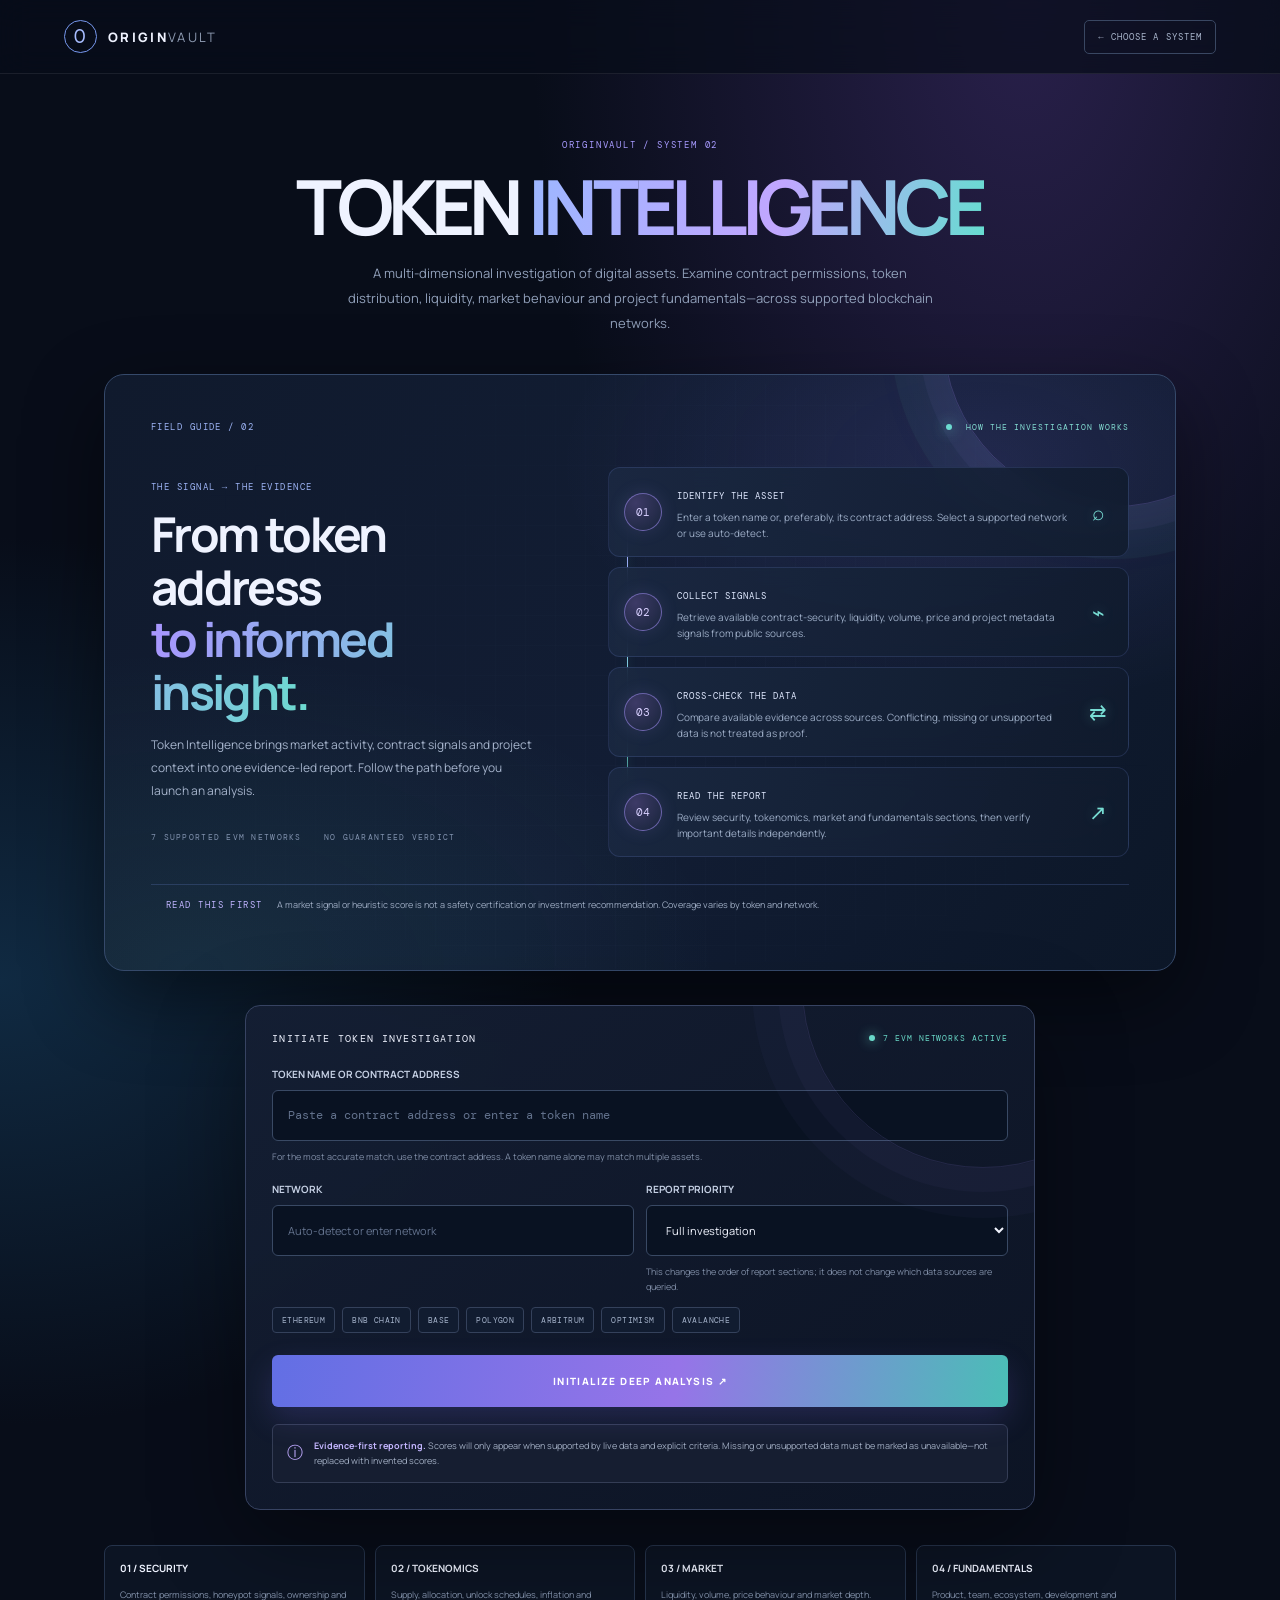
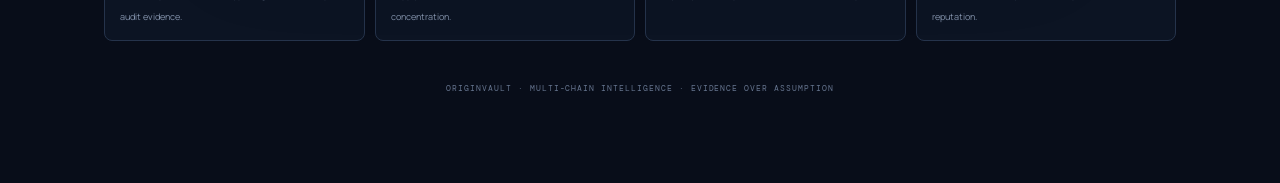
<file: token-intelligence.html>
<!doctype html>
<html lang="en" dir="ltr">
<head>
<meta charset="utf-8"><meta name="viewport" content="width=device-width,initial-scale=1"><meta name="theme-color" content="#080d19">
<meta name="description" content="ORIGINVAULT Token Intelligence — a multi-chain token investigation experience.">
<title>ORIGINVAULT — Token Intelligence</title>
<link rel="preconnect" href="https://fonts.googleapis.com"><link rel="preconnect" href="https://fonts.gstatic.com" crossorigin>
<link href="https://fonts.googleapis.com/css2?family=DM+Mono:wght@400;500&family=Manrope:wght@400;500;600;700;800&display=swap" rel="stylesheet">
<style>
:root{--bg:#080d19;--panel:#111a2b;--line:#293750;--text:#eff3ff;--muted:#91a0ba;--violet:#a995ff;--cyan:#6cdbd0;--mono:'DM Mono',monospace;--sans:'Manrope',sans-serif}*{box-sizing:border-box}body{margin:0;background:radial-gradient(ellipse at 80% 0%,#29204b 0,transparent 34%),radial-gradient(ellipse at 0% 55%,#102a42 0,transparent 32%),var(--bg);color:var(--text);font-family:var(--sans);min-height:100vh}a{color:inherit;text-decoration:none}.top{height:74px;border-bottom:1px solid #ffffff14;display:flex;align-items:center;justify-content:space-between;padding:0 max(5vw,22px);background:#080d19b8;backdrop-filter:blur(15px);position:sticky;top:0;z-index:5}.brand{display:flex;align-items:center;gap:11px;font-size:13px;font-weight:800;letter-spacing:.18em}.brand-mark{width:33px;height:33px;border:1px solid #7798ee;border-radius:50%;display:grid;place-items:center;color:#a8bdff;font:19px var(--mono)}.brand span:last-child span{color:#8e9bb2;font-weight:400}.back{font:9px var(--mono);letter-spacing:.12em;color:#a9b6cc;border:1px solid #394762;padding:10px 13px;border-radius:5px}.wrap{max-width:1120px;margin:auto;padding:65px 24px 90px}.eyebrow{font:9px var(--mono);letter-spacing:.2em;color:#a89bff}.intro{text-align:center;max-width:720px;margin:0 auto 38px}.intro h1{font-size:clamp(42px,7vw,76px);line-height:.98;letter-spacing:-.075em;margin:18px 0}.intro h1 span{background:linear-gradient(100deg,#9cb7ff,#c1a6ff 55%,#65ddd0);color:transparent;background-clip:text}.intro p{font-size:13px;color:var(--muted);line-height:1.9;max-width:610px;margin:auto}.scanner-shell{max-width:790px;margin:auto;padding:26px;border:1px solid #374362;border-radius:15px;background:linear-gradient(145deg,#151f34eF,#0d1525f5);box-shadow:0 25px 90px #0006;position:relative;overflow:hidden}.scanner-shell:before{content:"";position:absolute;width:360px;height:360px;border:1px solid #8775d52b;border-radius:50%;right:-130px;top:-200px;box-shadow:0 0 0 24px #8775d50b,0 0 0 50px #8775d508;pointer-events:none}.scanner-head{display:flex;justify-content:space-between;align-items:center;gap:12px;margin-bottom:22px}.scanner-head strong{font:10px var(--mono);letter-spacing:.13em}.live{font:8px var(--mono);color:#69d8c8;letter-spacing:.12em}.live:before{content:"";display:inline-block;width:6px;height:6px;background:#69d8c8;border-radius:50%;margin-right:8px;box-shadow:0 0 12px #69d8c8}.field-label{display:block;font-size:10px;font-weight:700;color:#c5d0e4;margin:18px 0 9px}.input{width:100%;height:51px;border:1px solid #394964;border-radius:6px;background:#091222;color:#f2f5ff;padding:0 15px;font:12px var(--mono);outline:none}.input:focus{border-color:#a18df5;box-shadow:0 0 0 3px #9c83f51c}.input::placeholder{color:#63728d}.hint{font-size:9px;color:#7f8da6;line-height:1.7;margin-top:8px}.network-row{display:grid;grid-template-columns:1fr 1fr;gap:12px}.select-wrap{position:relative}.select-wrap select{appearance:none}.network-row .input{font-family:var(--sans);font-size:11px}.network-extra{display:flex;flex-wrap:wrap;gap:7px;margin-top:12px}.chain-chip{font:8px var(--mono);letter-spacing:.05em;padding:7px 9px;border:1px solid #34415b;border-radius:4px;color:#a4b2ca;background:#111c30}.chain-chip b{color:#a995ff;font-weight:500}.launch{margin-top:22px;width:100%;height:52px;border:0;border-radius:6px;background:linear-gradient(100deg,#626fe4,#9674e8 55%,#4abeb6);color:white;font:800 10px var(--sans);letter-spacing:.14em;cursor:pointer;box-shadow:0 12px 30px #796be833;transition:.2s}.launch:hover{transform:translateY(-2px);filter:brightness(1.08)}.notice{display:flex;gap:11px;padding:13px 14px;margin-top:17px;background:#161e31;border:1px solid #343d55;border-radius:6px;color:#a1adc2;font-size:9px;line-height:1.75}.notice b{color:#c4b6ff}.notice-icon{color:#c0aaff;font-size:16px}.capabilities{display:grid;grid-template-columns:repeat(4,1fr);gap:10px;margin-top:35px}.cap{padding:15px;border:1px solid #25334b;border-radius:8px;background:#101a2a9c}.cap strong{display:block;font-size:10px;margin-bottom:6px}.cap span{font-size:9px;color:#8493ac;line-height:1.6}.foot{text-align:center;margin-top:42px;color:#66758f;font:8px var(--mono);letter-spacing:.12em}.modal{position:fixed;inset:0;z-index:10;display:none;align-items:center;justify-content:center;padding:20px;background:#030712d9;backdrop-filter:blur(10px)}.modal.open{display:flex;animation:fade .2s ease}.modal-card{width:min(480px,100%);padding:27px;border:1px solid #6b5ca0;border-radius:12px;background:linear-gradient(145deg,#1a2038,#0c1424);box-shadow:0 25px 90px #0009;animation:rise .3s ease}.modal-symbol{width:46px;height:46px;border:1px solid #a28af5;border-radius:50%;display:grid;place-items:center;color:#c5b5ff;font-size:21px;box-shadow:0 0 30px #a28af533}.modal-card h2{font-size:23px;letter-spacing:-.04em;margin:18px 0 8px}.modal-card p{font-size:11px;line-height:1.8;color:#a3b0c5}.modal-status{display:inline-block;margin-top:9px;padding:7px 9px;border:1px solid #685b9a;border-radius:4px;color:#c5b5ff;font:8px var(--mono);letter-spacing:.1em}.modal-close{margin-top:22px;width:100%;height:43px;border:1px solid #6376a4;border-radius:5px;background:#263453;color:white;font-weight:700;cursor:pointer}@keyframes spin{to{transform:rotate(360deg)}}@keyframes fade{from{opacity:0}to{opacity:1}}@keyframes rise{from{opacity:0;transform:translateY(12px)}to{opacity:1;transform:translateY(0)}}@media(max-width:650px){.wrap{padding:45px 16px}.scanner-shell{padding:19px}.network-row{grid-template-columns:1fr}.capabilities{grid-template-columns:1fr 1fr}.intro h1{font-size:47px}.top{height:65px}}

.top-actions{display:flex;align-items:center;gap:12px}
@media(max-width:760px){.top{height:auto;min-height:65px;flex-wrap:wrap;gap:9px;padding-block:10px}.top-actions{width:100%;justify-content:space-between;gap:8px}.token-contract-chip{flex:1;min-width:0;gap:6px;padding:6px}.token-contract-chip b{font-size:7px;overflow:hidden;text-overflow:ellipsis;white-space:nowrap}.token-contract-chip span{font-size:6px}.token-contract-chip button{padding:6px;font-size:6px}.back{font-size:7px;padding:9px 8px}}

.analysis-modal{position:fixed;inset:0;z-index:20;display:none;align-items:center;justify-content:center;padding:18px;background:#020611ef;backdrop-filter:blur(12px);overflow:auto}.analysis-modal.open{display:flex}.analysis-card{width:min(1080px,100%);max-height:94vh;overflow:auto;padding:26px;border:1px solid #53658a;border-radius:14px;background:linear-gradient(145deg,#141f34,#091321);box-shadow:0 30px 100px #000b}.analysis-top{display:flex;justify-content:space-between;align-items:center;gap:15px;border-bottom:1px solid #ffffff18;padding-bottom:18px}.analysis-top h2{margin:7px 0;font-size:clamp(22px,4vw,34px)}.analysis-close{border:1px solid #526482;background:#18263d;color:#eaf0ff;border-radius:5px;padding:10px 14px;cursor:pointer}.analysis-loading{padding:60px 12px;text-align:center;color:#c5d0e4}.loader-ring{width:42px;height:42px;border:3px solid #394b6c;border-top-color:#9f8df7;border-radius:50%;margin:0 auto 18px;animation:spin 1s linear infinite}.analysis-error{margin:24px 0;padding:18px;border:1px solid #985c67;background:#381c2a;color:#ffd9df;border-radius:8px}.analysis-grid{display:grid;grid-template-columns:repeat(3,1fr);gap:12px;margin:20px 0}.analysis-stat,.analysis-section{border:1px solid #2e405d;background:#111d30;border-radius:9px;padding:16px;min-width:0}.analysis-stat small,.analysis-section small{font:8px var(--mono);letter-spacing:.12em;color:#9baac3}.analysis-stat strong{display:block;font:18px var(--mono);margin-top:9px;overflow-wrap:anywhere}.analysis-section{margin-top:14px}.analysis-section h3{margin:8px 0 14px;font-size:15px}.analysis-muted{font-size:10px;color:#9cabc2;line-height:1.8}.analysis-score{font:28px var(--mono);color:#7ce0d0}.analysis-signal{display:flex;justify-content:space-between;gap:12px;padding:11px 0;border-top:1px solid #ffffff12;font-size:10px}.analysis-signal b{color:#c7d3e8}.analysis-signal span{color:#d7b98c;text-align:right}.analysis-candidates{display:grid;gap:9px;margin:20px 0}.candidate-btn{display:flex;justify-content:space-between;gap:12px;text-align:left;padding:14px;border:1px solid #394c6c;background:#111e32;color:#edf3ff;border-radius:7px;cursor:pointer}.candidate-btn:hover{border-color:#a995ff}.candidate-btn small{display:block;color:#91a0ba;margin-top:5px}.analysis-disclaimer{font-size:9px;line-height:1.8;color:#8898b2;margin-top:20px;padding:14px;background:#0b1525;border-radius:7px}.analysis-links a{color:#9cc7ff;text-decoration:underline;margin-right:14px;font-size:10px}@media(max-width:650px){.analysis-grid{grid-template-columns:1fr 1fr}.analysis-card{padding:17px}.analysis-modal{padding:7px}.candidate-btn{flex-direction:column}}.analysis-copy-address{border:1px solid #526482;background:#18263d;color:#dce8ff;border-radius:4px;padding:7px 10px;font:9px var(--mono);cursor:pointer}.analysis-copy-address:hover{border-color:#9f8df7;color:#fff}
/* ORIGINVAULT AI signal journey — aligned with the dark intelligence interface */
.ti-journey{position:relative;isolation:isolate;overflow:hidden;margin:0 0 34px;padding:clamp(24px,4vw,46px);border:1px solid #35496a;border-radius:20px;background:radial-gradient(ellipse at 82% 15%,#8d78ff22,transparent 34%),radial-gradient(ellipse at 8% 100%,#52d9cf18,transparent 38%),linear-gradient(125deg,#101a2d 0%,#121d34 54%,#0c1728 100%);box-shadow:0 28px 80px #0007}
.ti-journey:before,.ti-journey:after{content:"";position:absolute;z-index:-1;pointer-events:none;border-radius:50%}.ti-journey:before{width:340px;height:340px;right:-110px;top:-210px;border:1px solid #a995ff35;box-shadow:0 0 0 24px #a995ff0c,0 0 0 52px #6cdbd00a,0 0 80px #a995ff18;animation:tiOrbit 22s linear infinite}.ti-journey:after{inset:0;z-index:-2;opacity:.2;background-image:linear-gradient(#8ea7d41a 1px,transparent 1px),linear-gradient(90deg,#8ea7d41a 1px,transparent 1px);background-size:30px 30px;mask-image:linear-gradient(110deg,transparent,#000 55%,transparent)}
.ti-journey-top,.ti-journey-foot{display:flex;justify-content:space-between;align-items:center;gap:12px;flex-wrap:wrap}.ti-kicker,.ti-index,.ti-journey-foot,.ti-journey-note>span{font:9px var(--mono);letter-spacing:.16em;color:#9db4f5}.ti-live{font:8px var(--mono);letter-spacing:.13em;color:#83dcd2}.ti-live i{display:inline-block;width:6px;height:6px;border-radius:50%;background:#6cdbd0;box-shadow:0 0 14px #6cdbd0;margin-right:8px;animation:tiBlink 1.8s ease-in-out infinite}
.ti-journey-grid{display:grid;grid-template-columns:.86fr 1.14fr;gap:clamp(26px,5vw,76px);align-items:center;margin:34px 0 27px}.ti-journey-copy h2{font-size:clamp(29px,4vw,48px);line-height:1.1;letter-spacing:-.055em;margin:15px 0}.ti-journey-copy h2 em{font-style:normal;background:linear-gradient(100deg,#a995ff,#6cdbd0);color:transparent;background-clip:text}.ti-journey-copy>p{max-width:390px;color:#a4b2ca;font-size:12px;line-height:1.9}.ti-journey-foot{justify-content:flex-start;gap:22px;margin-top:30px;color:#8192ae;font-size:8px}
.ti-route{position:relative;display:grid;gap:10px}.ti-route-line{position:absolute;left:19px;top:25px;bottom:25px;width:1px;background:linear-gradient(#a995ff,#6cdbd0 70%,transparent);box-shadow:0 0 10px #6cdbd055}.ti-route-step{position:relative;display:grid;grid-template-columns:40px 1fr 30px;gap:13px;align-items:center;padding:14px 15px;border:1px solid #829fff27;border-radius:12px;background:linear-gradient(105deg,#1b2942d9,#101b2dd9);backdrop-filter:blur(10px);transition:transform .28s,border-color .28s,box-shadow .28s;animation:tiStepIn .65s both}.ti-route-step:nth-of-type(2){animation-delay:.08s}.ti-route-step:nth-of-type(3){animation-delay:.16s}.ti-route-step:nth-of-type(4){animation-delay:.24s}.ti-route-step:nth-of-type(5){animation-delay:.32s}.ti-route-step:hover{transform:translateX(5px);border-color:#6cdbd088;box-shadow:0 10px 28px #0004,0 0 24px #6cdbd012}.ti-route-step>b{width:38px;height:38px;display:grid;place-items:center;border:1px solid #a995ff88;border-radius:50%;background:radial-gradient(circle at 30% 25%,#3d3a67,#17243a);color:#d8d0ff;font:11px var(--mono);z-index:1;box-shadow:0 0 18px #a995ff20}.ti-route-step strong{font:9px var(--mono);letter-spacing:.11em;color:#e0e9ff}.ti-route-step p{margin:5px 0 0;color:#9cacc5;font-size:10px;line-height:1.65}.ti-route-mark{font-size:21px;color:#78ddd4;text-align:center;text-shadow:0 0 14px #6cdbd055}.ti-journey-note{padding:12px 15px;border-top:1px solid #829fff30;color:#9eacc3;font-size:9px;line-height:1.7}.ti-journey-note>span{margin-right:12px;color:#c0b4ff}
@keyframes tiOrbit{to{transform:rotate(360deg)}}@keyframes tiBlink{50%{opacity:.35;box-shadow:0 0 3px #6cdbd0}}@keyframes tiStepIn{from{opacity:0;transform:translateY(12px)}to{opacity:1;transform:translateY(0)}}
@media(max-width:760px){.ti-journey-grid{grid-template-columns:1fr;gap:22px}.ti-journey-copy>p{max-width:unset}.ti-route-step{padding:12px;grid-template-columns:36px 1fr 22px}.ti-route-step>b{width:34px;height:34px}.ti-journey-foot{gap:10px}}
@media(prefers-reduced-motion:reduce){.ti-journey *{scroll-behavior:auto!important;animation:none!important;transition:none!important}}

</style>
</head>
<body>
<header class="top"><a class="brand" href="/"><span class="brand-mark">O</span><span>ORIGIN<span>VAULT</span></span></a><div class="top-actions"><a class="back" href="/">← CHOOSE A SYSTEM</a></div></header>
<main class="wrap">
<section class="intro"><div class="eyebrow">ORIGINVAULT / SYSTEM 02</div><h1>TOKEN <span>INTELLIGENCE</span></h1><p>A multi-dimensional investigation of digital assets. Examine contract permissions, token distribution, liquidity, market behaviour and project fundamentals—across supported blockchain networks.</p></section>
<section class="ti-journey" aria-labelledby="tiJourneyTitle">

  <div class="ti-journey-top"><span class="ti-kicker">FIELD GUIDE / 02</span><span class="ti-live"><i></i> HOW THE INVESTIGATION WORKS</span></div>
  <div class="ti-journey-grid">
    <div class="ti-journey-copy"><div class="ti-index">THE SIGNAL → THE EVIDENCE</div><h2 id="tiJourneyTitle">From token address<br><em>to informed insight.</em></h2><p>Token Intelligence brings market activity, contract signals and project context into one evidence-led report. Follow the path before you launch an analysis.</p><div class="ti-journey-foot"><span>7 SUPPORTED EVM NETWORKS</span><span>NO GUARANTEED VERDICT</span></div></div>
    <div class="ti-route" aria-label="Four stages of token analysis">
      <div class="ti-route-line"></div>
      <article class="ti-route-step"><b>01</b><div><strong>IDENTIFY THE ASSET</strong><p>Enter a token name or, preferably, its contract address. Select a supported network or use auto-detect.</p></div><span class="ti-route-mark">⌕</span></article>
      <article class="ti-route-step"><b>02</b><div><strong>COLLECT SIGNALS</strong><p>Retrieve available contract-security, liquidity, volume, price and project metadata signals from public sources.</p></div><span class="ti-route-mark">⌁</span></article>
      <article class="ti-route-step"><b>03</b><div><strong>CROSS-CHECK THE DATA</strong><p>Compare available evidence across sources. Conflicting, missing or unsupported data is not treated as proof.</p></div><span class="ti-route-mark">⇄</span></article>
      <article class="ti-route-step"><b>04</b><div><strong>READ THE REPORT</strong><p>Review security, tokenomics, market and fundamentals sections, then verify important details independently.</p></div><span class="ti-route-mark">↗</span></article>
    </div>
  </div>
  <div class="ti-journey-note"><span>READ THIS FIRST</span> A market signal or heuristic score is not a safety certification or investment recommendation. Coverage varies by token and network.</div>
</section>
<section class="scanner-shell">
<div class="scanner-head"><strong>INITIATE TOKEN INVESTIGATION</strong><span class="live">7 EVM NETWORKS ACTIVE</span></div>
<label class="field-label" for="tokenInput">TOKEN NAME OR CONTRACT ADDRESS</label>
<input class="input" id="tokenInput" placeholder="Paste a contract address or enter a token name" autocomplete="off">
<div class="hint">For the most accurate match, use the contract address. A token name alone may match multiple assets.</div>
<div class="network-row">
<div><label class="field-label" for="networkInput">NETWORK</label><input class="input" id="networkInput" list="networkOptions" placeholder="Auto-detect or enter network"><datalist id="networkOptions"><option value="Auto-detect"><option value="Ethereum"><option value="BNB Chain"><option value="Base"><option value="Polygon"><option value="Arbitrum"><option value="Optimism"><option value="Avalanche"></datalist></div>
<div><label class="field-label" for="depthInput">REPORT PRIORITY</label><select class="input" id="depthInput"><option>Full investigation</option><option>Security first</option><option>Market & tokenomics</option></select><div class="hint">This changes the order of report sections; it does not change which data sources are queried.</div></div>
</div>
<div class="network-extra"><span class="chain-chip">ETHEREUM</span><span class="chain-chip">BNB CHAIN</span><span class="chain-chip">BASE</span><span class="chain-chip">POLYGON</span><span class="chain-chip">ARBITRUM</span><span class="chain-chip">OPTIMISM</span><span class="chain-chip">AVALANCHE</span></div>
<button class="launch" id="launchAnalysis">INITIALIZE DEEP ANALYSIS <span>↗</span></button>
<div class="notice"><span class="notice-icon">ⓘ</span><span><b>Evidence-first reporting.</b> Scores will only appear when supported by live data and explicit criteria. Missing or unsupported data must be marked as unavailable—not replaced with invented scores.</span></div>
</section>
<section class="capabilities">
<div class="cap"><strong>01 / SECURITY</strong><span>Contract permissions, honeypot signals, ownership and audit evidence.</span></div>
<div class="cap"><strong>02 / TOKENOMICS</strong><span>Supply, allocation, unlock schedules, inflation and concentration.</span></div>
<div class="cap"><strong>03 / MARKET</strong><span>Liquidity, volume, price behaviour and market depth.</span></div>
<div class="cap"><strong>04 / FUNDAMENTALS</strong><span>Product, team, ecosystem, development and reputation.</span></div>
</section>
<div class="foot">ORIGINVAULT · MULTI-CHAIN INTELLIGENCE · EVIDENCE OVER ASSUMPTION</div>
</main>
<div class="analysis-modal" id="analysisModal" role="dialog" aria-modal="true" aria-labelledby="analysisTitle"><section class="analysis-card"><div class="analysis-top"><div><div class="eyebrow">ORIGINVAULT / LIVE TOKEN INVESTIGATION</div><h2 id="analysisTitle">Token Intelligence Report</h2><div class="hint">Evidence snapshot · supported EVM networks</div></div><button class="analysis-close" id="closeAnalysis">CLOSE ✕</button></div><div id="analysisContent"></div></section></div>

<script>
(function(){
 var input=document.getElementById("tokenInput"),network=document.getElementById("networkInput"),modal=document.getElementById("analysisModal"),content=document.getElementById("analysisContent"),launch=document.getElementById("launchAnalysis");
 var URL_BASE="https://riydudeuprhygldpqsiw.supabase.co",KEY="sb_publishable_P1DfLEvSt-jo-vFx16qLoQ_-g7-JfRK";
 function esc(v){return String(v===null||v===undefined?"—":v).replace(/[&<>"']/g,function(c){return {"&":"&amp;","<":"&lt;",">":"&gt;",'"':"&quot;","'":"&#39;"}[c]})}
 function money(v){if(v===null||v===undefined||!isFinite(Number(v)))return "Unavailable";var n=Number(v);return "$"+n.toLocaleString("en-US",{maximumFractionDigits:n<1?8:2})}
 function open(){modal.classList.add("open");document.body.style.overflow="hidden"}
 function close(){modal.classList.remove("open");document.body.style.overflow=""}
 document.getElementById("closeAnalysis").addEventListener("click",close);
 modal.addEventListener("click",function(e){if(e.target===modal)close()});
 document.addEventListener("keydown",function(e){if(e.key==="Escape")close()});
 function loading(){content.innerHTML='<div class="analysis-loading"><div class="loader-ring"></div><b>COLLECTING LIVE MARKET AND CONTRACT DATA</b><p class="hint">Querying DexScreener and supported public blockchain RPC endpoints…</p></div>'}
 async function request(body){
  var response=await fetch(URL_BASE+"/functions/v1/token-intelligence",{method:"POST",headers:{"Content-Type":"application/json","apikey":KEY,"Authorization":"Bearer "+KEY},body:JSON.stringify(body)});
  var data=await response.json().catch(function(){return {error:"The analysis service returned an unreadable response."}});
  if(!response.ok)throw new Error(data.error||"Analysis request failed ("+response.status+").");
  return data;
 }
 function candidates(data,query,net){
  var rows=data.candidates.map(function(c){return '<button class="candidate-btn" data-candidate="'+esc(c.key)+'"><span><b>'+esc(c.name)+' ('+esc(c.symbol)+')</b><small>'+esc(c.chain)+' · '+esc(c.address)+' · '+esc(c.dex)+'</small></span><span><b>'+money(c.priceUsd)+'</b><small>Liquidity '+money(c.liquidityUsd)+'</small></span></button>'}).join("");
  content.innerHTML='<div class="analysis-section"><small>MULTIPLE MATCHES FOUND</small><h3>Select the exact token</h3><p class="analysis-muted">Confirm the network and contract address before continuing.</p><div class="analysis-candidates">'+rows+'</div></div>';
  content.querySelectorAll("[data-candidate]").forEach(function(btn){btn.addEventListener("click",function(){run({query:query,network:net,candidateKey:btn.getAttribute("data-candidate")})})});
 }
 function report(d){
  var m=d.market||{},c=d.contract||{},t=d.token||{},s=d.security||{},tok=d.tokenomics||{},f=d.fundamentals||{};
  var signals=(s.signals||[]).map(function(x){return '<div class="analysis-signal"><b>'+esc(x.name)+'</b><span>'+esc(x.status)+' · '+esc(x.detail)+'</span></div>'}).join("");
  var score=d.marketScore===null||d.marketScore===undefined?"Not scored":'<span class="analysis-score">'+esc(d.marketScore)+'/10</span>';
  var supply=c.totalSupply===null||c.totalSupply===undefined?"Unavailable":Number(c.totalSupply).toLocaleString("en-US",{maximumFractionDigits:4});
  var explorerBase={"Ethereum":"https://etherscan.io/token/","BNB Chain":"https://bscscan.com/token/","Base":"https://basescan.org/token/","Polygon":"https://polygonscan.com/token/","Arbitrum":"https://arbiscan.io/token/","Optimism":"https://optimistic.etherscan.io/token/","Avalanche":"https://snowtrace.io/token/"};
  var validAddress=/^0x[a-fA-F0-9]{40}$/.test(t.address||"");
  var explorerLink=validAddress&&explorerBase[t.network]?'<a href="'+explorerBase[t.network]+encodeURIComponent(t.address)+'" target="_blank" rel="noopener noreferrer">Open token contract explorer ↗</a>':"";
  content.innerHTML='<div class="analysis-grid"><div class="analysis-stat"><small>TOKEN / NETWORK</small><strong>'+esc(t.name)+' ('+esc(t.symbol)+')</strong><p class="analysis-muted">'+esc(t.network)+' · Chain '+esc(t.chainId)+'</p></div><div class="analysis-stat"><small>PRICE USD</small><strong>'+money(m.priceUsd)+'</strong><p class="analysis-muted">24h change: '+(m.priceChange24h===null?"Unavailable":esc(m.priceChange24h)+"%")+'</p></div><div class="analysis-stat"><small>MARKET SCORE · HEURISTIC</small><strong>'+score+'</strong><p class="analysis-muted">Based only on reported liquidity and 24h volume.</p></div><div class="analysis-stat"><small>LIQUIDITY</small><strong>'+money(m.liquidityUsd)+'</strong></div><div class="analysis-stat"><small>24H VOLUME</small><strong>'+money(m.volume24h)+'</strong></div><div class="analysis-stat"><small>FDV / MARKET CAP</small><strong>'+money(m.fdv)+' / '+money(m.marketCap)+'</strong></div><div class="analysis-stat"><small>GECKOTERMINAL POOLS</small><strong>'+esc(m.geckoTerminal?.poolCount??"Unavailable") +'</strong><p class="analysis-muted">Secondary market-data source</p></div><div class="analysis-stat"><small>DEFILLAMA PRICE CHECK</small><strong>'+money(m.defiLlama?.priceUsd) +'</strong><p class="analysis-muted">Independent price reference</p></div><div class="analysis-stat"><small>GLOBAL FEAR &amp; GREED</small><strong>'+(m.marketSentiment?.value===null||m.marketSentiment?.value===undefined?"Unavailable":esc(m.marketSentiment.value)+"/100") +'</strong><p class="analysis-muted">'+esc(m.marketSentiment?.label||"Alternative.me") +' · Bitcoin-wide sentiment, not token-specific</p></div></div><div class="analysis-section"><small>ADDITIONAL FREE DATA PROVIDERS</small><h3>Independent market & explorer cross-checks</h3><div class="analysis-signal"><b>Binance spot market</b><span>'+esc(m.extraProviders?.binance?.status==='available'?m.extraProviders.binance.symbol+' · '+money(m.extraProviders.binance.price)+' · 24h '+esc(m.extraProviders.binance.change24h)+'%':m.extraProviders?.binance?.error||'Unavailable')+'</span></div><div class="analysis-signal"><b>CoinGecko Demo</b><span>'+esc(m.extraProviders?.coinGecko?.status==='available'?money(m.extraProviders.coinGecko.coin.current_price)+' · market cap '+money(m.extraProviders.coinGecko.coin.market_cap):m.extraProviders?.coinGecko?.status==='not_configured'?'API key not configured':m.extraProviders?.coinGecko?.error||m.extraProviders?.coinGecko?.status||'Unavailable')+'</span></div><div class="analysis-signal"><b>Explorer source verification</b><span>'+esc(m.extraProviders?.explorer?.status==='available'?(m.extraProviders.explorer.verified?'Verified':'Not verified')+' · '+(m.extraProviders.explorer.contractName||'Contract'):m.extraProviders?.explorer?.status==='not_configured'?'Free API key not configured':m.extraProviders?.explorer?.error||'Unavailable')+'</span></div><p class="analysis-muted">Binance is centralized-exchange data and is not added to on-chain liquidity. CoinGecko and explorer verification are optional free-key integrations.</p></div><div class="analysis-section"><small>CONTRACT SNAPSHOT</small><h3>'+(c.status==="partial"?"Some contract fields were read":"Contract data unavailable")+'</h3><div class="analysis-signal"><b>Contract address</b><span>'+esc(t.address)+'</span></div><div class="analysis-links">'+explorerLink+' <button type="button" class="analysis-copy-address" data-copy-address="'+esc(t.address)+'">Copy contract address</button></div><div class="analysis-signal"><b>Decimals</b><span>'+esc(c.decimals)+'</span></div><div class="analysis-signal"><b>Total supply</b><span>'+esc(supply)+'</span></div><div class="analysis-signal"><b>Owner() result</b><span>'+esc(c.owner||"Not available")+'</span></div><div class="analysis-signal"><b>Bytecode</b><span>'+(c.hasBytecode?"Present · "+esc(c.bytecodeBytes)+" bytes":"Not detected / unavailable")+'</span></div><p class="analysis-muted">'+esc(c.verifiedSource||"")+' · Reading owner() does not prove all privileged controls are absent.</p></div><div class="analysis-section"><small>PROJECT PROFILE</small><h3>'+(t.profile?.status==="available"?"Public profile metadata found":"No recent public profile found") +'</h3><p class="analysis-muted">'+esc(t.profile?.description||"No description returned by the connected profile source.") +'</p><div class="analysis-links">'+(Array.isArray(t.profile?.links)?t.profile.links.map(function(l){return l.url?'<a href="'+esc(l.url)+'" target="_blank" rel="noopener noreferrer">'+esc(l.label||l.type||"Project link")+' ↗</a>':""}).join(""):"")+'</div></div><div class="analysis-section"><small>SECURITY REVIEW</small><h3>Not fully verified — no security score</h3><p class="analysis-muted">'+esc(s.provider||"")+'</p>'+signals+'</div><div class="analysis-section"><small>TOKENOMICS</small><h3>'+(tok.status==="partial"?"Partial on-chain supply data":"Not enough data for a tokenomics score")+'</h3><p class="analysis-muted">'+esc(tok.note||"")+'</p><div class="analysis-signal"><b>Holder count / distribution</b><span>Unavailable</span></div></div><div class="analysis-section"><small>FUNDAMENTALS</small><h3>No score — evidence not connected</h3><p class="analysis-muted">'+esc(f.note||"")+'</p></div><div class="analysis-section analysis-links"><small>DATA SOURCES</small><h3>Sources and market pair</h3><a href="'+esc(m.pairUrl||"#")+'" target="_blank" rel="noopener noreferrer">Open DEX pair ↗</a><a href="https://docs.dexscreener.com/api/reference" target="_blank" rel="noopener noreferrer">DexScreener API ↗</a><a href="https://docs.gopluslabs.io/reference/response-details" target="_blank" rel="noopener noreferrer">GoPlus Security ↗</a><a href="https://api.geckoterminal.com/docs/index.html" target="_blank" rel="noopener noreferrer">GeckoTerminal ↗</a><a href="https://api-docs.defillama.com/" target="_blank" rel="noopener noreferrer">DefiLlama ↗</a><p class="analysis-muted">Data timestamp: '+esc(d.generatedAt)+'</p></div><div class="analysis-disclaimer">'+esc(d.disclaimer||"")+'</div>';
   content.querySelectorAll('[data-copy-address]').forEach(function(button){button.addEventListener('click',async function(){try{await navigator.clipboard.writeText(button.getAttribute('data-copy-address'));button.textContent='Copied ✓'}catch{button.textContent='Copy unavailable'}})});
   var focus=document.getElementById("depthInput").value;
   var priority=focus==="Security first"?["SECURITY REVIEW","CONTRACT SNAPSHOT","TOKENOMICS","FUNDAMENTALS","PROJECT PROFILE","ADDITIONAL FREE DATA PROVIDERS","DATA SOURCES"]:focus==="Market & tokenomics"?["ADDITIONAL FREE DATA PROVIDERS","TOKENOMICS","SECURITY REVIEW","CONTRACT SNAPSHOT","FUNDAMENTALS","PROJECT PROFILE","DATA SOURCES"]:null;
   if(priority){var blocks=Array.from(content.querySelectorAll(".analysis-section"));blocks.sort(function(a,b){var x=a.querySelector("small")?.textContent.trim()||"",y=b.querySelector("small")?.textContent.trim()||"";var ix=priority.indexOf(x),iy=priority.indexOf(y);return (ix<0?999:ix)-(iy<0?999:iy)});blocks.forEach(function(block){content.appendChild(block)});}

 }
 async function run(body){
  open();loading();launch.disabled=true;launch.textContent="ANALYZING…";
  try{
   var d=await request(body);
   if(d.status==="choose_token"){candidates(d,body.query,body.network);return}
   if(d.status==="not_found"){content.innerHTML='<div class="analysis-error"><b>NO SUPPORTED MATCH FOUND</b><p>'+esc(d.message)+'</p><small>Supported: '+esc((d.supportedNetworks||[]).join(", "))+'</small></div>';return}
   report(d);
  }catch(e){content.innerHTML='<div class="analysis-error"><b>ANALYSIS COULD NOT BE COMPLETED</b><p>'+esc(e.message||"Unknown error")+'</p><small>Check the address/network and try again later.</small></div>'}
  finally{launch.disabled=false;launch.innerHTML='INITIALIZE DEEP ANALYSIS <span>↗</span>'}
 }
 launch.addEventListener("click",function(){var q=input.value.trim(),n=network.value.trim()||"Auto-detect";if(!q){input.focus();input.placeholder="Enter a token name or contract address first";return}run({query:q,network:n})});
})();
</script>


</body></html>
</file>
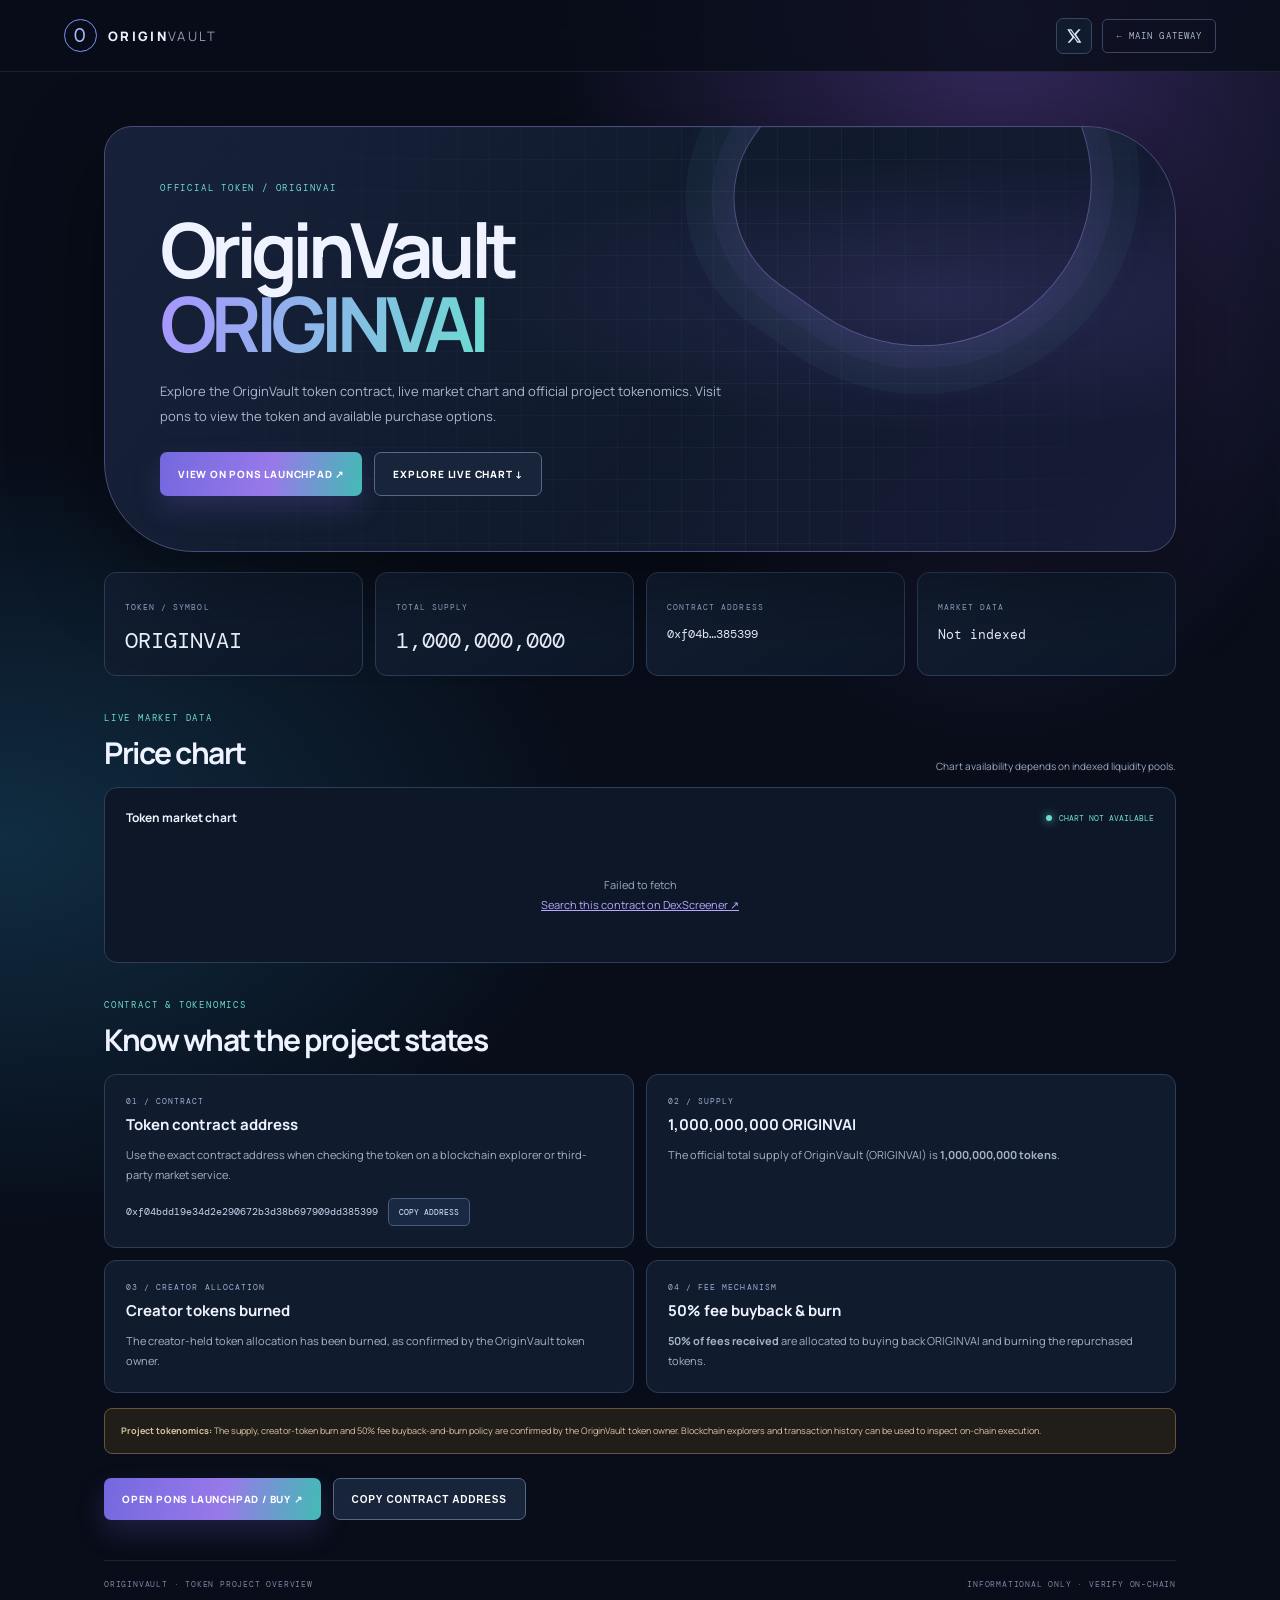
<file: token-project.html>
<!doctype html>
<html lang="en" dir="ltr">
<head>
<meta charset="utf-8"><meta name="viewport" content="width=device-width,initial-scale=1"><meta name="theme-color" content="#080d19">
<meta name="description" content="OriginVault (ORIGINVAI) official token overview, contract address, live market chart and tokenomics.">
<title>OriginVault (ORIGINVAI) — Official Token</title>
<link rel="preconnect" href="https://fonts.googleapis.com"><link rel="preconnect" href="https://fonts.gstatic.com" crossorigin>
<link href="https://fonts.googleapis.com/css2?family=DM+Mono:wght@400;500&family=Manrope:wght@400;500;600;700;800&display=swap" rel="stylesheet">
<style>
:root{color-scheme:dark;--bg:#080d19;--panel:#111b2e;--line:#2c3d5a;--text:#eff3ff;--muted:#9aa9c1;--violet:#ad9aff;--cyan:#6cdbd0;--mono:'DM Mono',monospace;--sans:'Manrope',sans-serif}
*{box-sizing:border-box}body{margin:0;background:radial-gradient(ellipse at 78% 0%,#34285b 0,transparent 32%),radial-gradient(ellipse at 0% 50%,#102d42 0,transparent 33%),var(--bg);color:var(--text);font-family:var(--sans)}a{color:inherit;text-decoration:none}.top{height:72px;padding:0 max(5vw,22px);display:flex;align-items:center;justify-content:space-between;border-bottom:1px solid #ffffff16;background:#080d19c9;backdrop-filter:blur(16px);position:sticky;top:0;z-index:5}.brand{display:flex;align-items:center;gap:11px;font-size:13px;font-weight:800;letter-spacing:.18em}.mark{width:33px;height:33px;border:1px solid #7798ee;border-radius:50%;display:grid;place-items:center;color:#a8bdff;font:19px var(--mono)}.brand span:last-child span{color:#8e9bb2;font-weight:400}.back{font:9px var(--mono);letter-spacing:.12em;color:#a9b6cc;border:1px solid #394762;padding:10px 13px;border-radius:5px}.top-actions{display:flex;align-items:center;gap:10px}.social-x{width:36px;height:36px;display:grid;place-items:center;border:1px solid #394762;border-radius:7px;color:#dce8ff;background:#111b2e;transition:border-color .2s,background .2s,transform .2s}.social-x:hover{border-color:#8e83d8;background:#1b2941;transform:translateY(-2px)}.social-x svg{width:16px;height:16px;display:block;fill:currentColor}.social-x:focus-visible,.back:focus-visible{outline:2px solid #6cdbd0;outline-offset:3px}.wrap{max-width:1120px;margin:auto;padding:54px 24px 90px}.eyebrow{font:9px var(--mono);letter-spacing:.2em;color:var(--cyan)}.hero{position:relative;overflow:hidden;min-height:330px;padding:clamp(26px,5vw,55px);border:1px solid #4a4b79;border-radius:28px 90px 28px 90px;background:radial-gradient(ellipse at 78% 40%,#9d7cff24,transparent 38%),linear-gradient(125deg,#17213a,#101a2c 55%,#171b37);box-shadow:0 30px 90px #0006}.hero:before{content:"";position:absolute;width:330px;height:330px;right:8%;top:-110px;border:1px solid #b09aff65;border-radius:43% 57% 62% 38%;transform:rotate(35deg);box-shadow:0 0 0 22px #a995ff0b,0 0 0 48px #6cdbd00a,0 0 75px #9c82ff22;animation:float 9s ease-in-out infinite}.hero:after{content:"";position:absolute;inset:0;background-image:linear-gradient(#91a7d211 1px,transparent 1px),linear-gradient(90deg,#91a7d211 1px,transparent 1px);background-size:32px 32px;mask-image:linear-gradient(100deg,transparent,#000 65%,transparent);pointer-events:none}.hero-copy{position:relative;z-index:1;max-width:700px;padding-right:130px}.token-logo{position:absolute;z-index:2;right:8%;top:50%;width:116px;height:116px;transform:translateY(-50%);border:1px solid #9d8ce7;border-radius:28px;background:#101a2d;object-fit:contain;box-shadow:0 15px 45px #0008,0 0 35px #a995ff35;padding:8px}.hero h1{font-size:clamp(40px,7vw,76px);letter-spacing:-.075em;line-height:.98;margin:18px 0}.hero h1 em{font-style:normal;background:linear-gradient(100deg,#a995ff,#6cdbd0);color:transparent;background-clip:text}.hero p{max-width:590px;color:#aab7ce;font-size:13px;line-height:1.9}.hero-actions{display:flex;gap:12px;flex-wrap:wrap;margin-top:24px}.cta{display:inline-flex;align-items:center;justify-content:center;gap:12px;padding:14px 18px;border-radius:7px;background:linear-gradient(100deg,#7468df,#9879e9 55%,#42bcb4);color:white;font-size:10px;font-weight:800;letter-spacing:.08em;box-shadow:0 12px 28px #7869df35}.outline{border:1px solid #56688a;background:#17243a;box-shadow:none}.stats{display:grid;grid-template-columns:repeat(4,1fr);gap:12px;margin:20px 0}.stat,.panel{border:1px solid var(--line);border-radius:12px;background:linear-gradient(145deg,#121e32,#0d1728);padding:20px;min-width:0}.stat small,.label{font:8px var(--mono);letter-spacing:.13em;color:#9aadd0}.stat strong{display:block;font:clamp(16px,2.3vw,22px) var(--mono);margin-top:11px;overflow-wrap:anywhere}.section-head{display:flex;justify-content:space-between;align-items:end;gap:15px;margin:36px 0 14px}.section-head h2{font-size:clamp(22px,3vw,30px);letter-spacing:-.05em;margin:8px 0 0}.section-head p{font-size:10px;color:var(--muted);margin:0}.chart-panel{padding:12px;border:1px solid var(--line);border-radius:13px;background:#0d1728}.chart-top{display:flex;justify-content:space-between;gap:10px;align-items:center;padding:9px 9px 14px}.chart-top strong{font-size:12px}.status{font:8px var(--mono);color:var(--cyan)}.status:before{content:"";display:inline-block;width:6px;height:6px;border-radius:50%;background:var(--cyan);margin-right:7px;box-shadow:0 0 10px var(--cyan)}iframe{display:block;width:100%;height:520px;border:0;border-radius:8px;background:#0b1424}.chart-fallback{padding:35px 20px;text-align:center;color:var(--muted);font-size:11px;line-height:1.8}.chart-fallback a{color:#b6a8ff;text-decoration:underline}.info-grid{display:grid;grid-template-columns:1fr 1fr;gap:12px}.info{padding:21px;border:1px solid var(--line);border-radius:12px;background:#111b2e}.info h3{font-size:15px;margin:8px 0 10px}.info p{font-size:11px;color:#a5b3c9;line-height:1.85;margin:0}.address-row{display:flex;align-items:center;gap:10px;flex-wrap:wrap;margin-top:12px}.address{font:10px var(--mono);color:#c8d5ee;overflow-wrap:anywhere}.copy{border:1px solid #465b7e;background:#192944;color:#dce8ff;border-radius:5px;padding:8px 10px;font:8px var(--mono);cursor:pointer}.note{margin-top:15px;padding:14px 16px;border:1px solid #66543a;background:#211e1a;border-radius:8px;color:#d8c6a3;font-size:9px;line-height:1.8}.footer{margin-top:40px;padding-top:18px;border-top:1px solid #ffffff17;display:flex;justify-content:space-between;gap:15px;flex-wrap:wrap;color:#7787a2;font:8px var(--mono);letter-spacing:.1em}
@keyframes float{0%,100%{transform:rotate(35deg) translateY(0)}50%{transform:rotate(48deg) translateY(15px)}}@media(max-width:700px){.token-logo{width:72px;height:72px;right:18px;top:24px;transform:none;border-radius:18px;padding:5px}.hero-copy{padding-right:0}.wrap{padding:30px 15px 65px}.hero{border-radius:22px 55px 22px 55px;min-height:370px}.hero:before{right:-90px;top:20px;width:250px;height:250px;opacity:.65}.stats{grid-template-columns:1fr}.info-grid{grid-template-columns:1fr}.section-head{align-items:flex-start;flex-direction:column}iframe{height:440px}.top{height:64px;padding-inline:15px}.back{font-size:7px;padding:9px}}@media(prefers-reduced-motion:reduce){.hero:before{animation:none}}
</style>
</head>
<body>
<header class="top"><a class="brand" href="/"><span class="mark">O</span><span>ORIGIN<span>VAULT</span></span></a><nav class="top-actions" aria-label="Social links and navigation"><a class="social-x" href="https://x.com/OriginVaultAi" target="_blank" rel="noopener noreferrer" aria-label="Follow OriginVault on X" title="OriginVault on X"><svg viewBox="0 0 24 24" role="img" aria-hidden="true"><path d="M18.9 2H22l-6.78 7.75L23.2 22h-6.25l-4.9-7.45L5.5 22H2.36l7.25-8.29L1.8 2h6.4l4.43 6.77L18.9 2Zm-1.1 18h1.73L7.27 3.9H5.41L17.8 20Z"/></svg></a><a class="back" href="/">← MAIN GATEWAY</a></nav></header>
<main class="wrap">
<section class="hero"><img class="token-logo" id="originTokenLogo" alt="OriginVault token logo" hidden><div class="hero-copy"><div class="eyebrow">OFFICIAL TOKEN / ORIGINVAI</div><h1>OriginVault<br><em>ORIGINVAI</em></h1><p>Explore the OriginVault token contract, live market chart and official project tokenomics. Visit pons to view the token and available purchase options.</p><div class="hero-actions"><a class="cta" href="https://ponsfamily.com/launchpad/0xf04bdd19e34d2e290672b3d38b697909dd385399" target="_blank" rel="noopener noreferrer">VIEW ON PONS LAUNCHPAD ↗</a><a class="cta outline" href="#market-chart">EXPLORE LIVE CHART ↓</a></div></div></section>
<section class="stats" aria-label="Token overview"><div class="stat"><small>TOKEN / SYMBOL</small><strong>ORIGINVAI</strong></div><div class="stat"><small>TOTAL SUPPLY</small><strong>1,000,000,000</strong></div><div class="stat"><small>CONTRACT ADDRESS</small><strong style="font-size:12px">0xf04b…385399</strong></div><div class="stat"><small>MARKET DATA</small><strong id="marketStatus" style="font-size:13px">Loading live pairs…</strong></div></section>
<div class="section-head" id="market-chart"><div><div class="eyebrow">LIVE MARKET DATA</div><h2>Price chart</h2></div><p>Chart availability depends on indexed liquidity pools.</p></div>
<section class="chart-panel"><div class="chart-top"><strong>Token market chart</strong><span class="status" id="chartStatus">SEARCHING PUBLIC MARKET DATA</span></div><div id="chartMount"><div class="chart-fallback">Looking for an indexed trading pair for this contract…</div></div></section>
<div class="section-head"><div><div class="eyebrow">CONTRACT & TOKENOMICS</div><h2>Know what the project states</h2></div></div>
<section class="info-grid">
<article class="info"><div class="label">01 / CONTRACT</div><h3>Token contract address</h3><p>Use the exact contract address when checking the token on a blockchain explorer or third-party market service.</p><div class="address-row"><span class="address">0xf04bdd19e34d2e290672b3d38b697909dd385399</span><button class="copy" id="copyAddress" type="button">COPY ADDRESS</button></div></article>
<article class="info"><div class="label">02 / SUPPLY</div><h3>1,000,000,000 ORIGINVAI</h3><p>The official total supply of OriginVault (ORIGINVAI) is <b>1,000,000,000 tokens</b>.</p></article>
<article class="info"><div class="label">03 / CREATOR ALLOCATION</div><h3>Creator tokens burned</h3><p>The creator-held token allocation has been burned, as confirmed by the OriginVault token owner.</p></article>
<article class="info"><div class="label">04 / FEE MECHANISM</div><h3>50% fee buyback & burn</h3><p><b>50% of fees received</b> are allocated to buying back ORIGINVAI and burning the repurchased tokens.</p></article>
</section>
<div class="note"><b>Project tokenomics:</b> The supply, creator-token burn and 50% fee buyback-and-burn policy are confirmed by the OriginVault token owner. Blockchain explorers and transaction history can be used to inspect on-chain execution.</div>
<div class="hero-actions" style="margin-top:24px"><a class="cta" href="https://ponsfamily.com/launchpad/0xf04bdd19e34d2e290672b3d38b697909dd385399" target="_blank" rel="noopener noreferrer">OPEN PONS LAUNCHPAD / BUY ↗</a><button class="cta outline" id="copyAddressBottom" type="button">COPY CONTRACT ADDRESS</button></div>
<footer class="footer"><span>ORIGINVAULT · TOKEN PROJECT OVERVIEW</span><span>INFORMATIONAL ONLY · VERIFY ON-CHAIN</span></footer>
</main>
<script>
(function(){
 const address="0xf04bdd19e34d2e290672b3d38b697909dd385399",mount=document.getElementById('chartMount'),status=document.getElementById('chartStatus'),market=document.getElementById('marketStatus');
 async function loadChart(){
  try{
   const response=await fetch('https://api.dexscreener.com/latest/dex/tokens/'+address,{headers:{'accept':'application/json'}});
   if(!response.ok)throw new Error('Market data service unavailable');
   const data=await response.json();
   const pairs=Array.isArray(data.pairs)?data.pairs.filter(p=>p&&p.pairAddress&&p.chainId):[];
   pairs.sort((a,b)=>(Number(b.liquidity?.usd)||0)-(Number(a.liquidity?.usd)||0));
   if(!pairs.length)throw new Error('No indexed trading pair found for this contract yet.');
   const pair=pairs[0],url='https://dexscreener.com/'+encodeURIComponent(pair.chainId)+'/'+encodeURIComponent(pair.pairAddress)+'?embed=1&theme=dark&trades=0&info=0';
   const frame=document.createElement('iframe');frame.title='Live token price chart';frame.loading='lazy';frame.referrerPolicy='no-referrer';frame.src=url;
   mount.replaceChildren(frame);
   status.textContent='LIVE PAIR FOUND · '+String(pair.chainId).toUpperCase();
   market.textContent=pair.priceUsd?'$'+Number(pair.priceUsd).toPrecision(5):'PAIR FOUND';
  }catch(error){
   status.textContent='CHART NOT AVAILABLE';
   market.textContent='Not indexed';
   mount.innerHTML='<div class="chart-fallback">'+String(error.message||'Live chart could not be loaded.')+'<br><a href="https://dexscreener.com/search?q='+address+'" target="_blank" rel="noopener noreferrer">Search this contract on DexScreener ↗</a></div>';
  }
 }
 async function copy(){try{await navigator.clipboard.writeText(address);return true}catch(e){return false}}
 ['copyAddress','copyAddressBottom'].forEach(id=>{const b=document.getElementById(id);b.addEventListener('click',async()=>{const ok=await copy();b.textContent=ok?'COPIED ✓':'COPY UNAVAILABLE';setTimeout(()=>b.textContent=id==='copyAddress'?'COPY ADDRESS':'COPY CONTRACT ADDRESS',1800)})});
 loadChart();
})();
</script>
<script type="module">
import { JsonRpcProvider, Contract } from 'https://esm.sh/ethers@6.13.5';
(async()=>{try{
 const provider=new JsonRpcProvider('https://rpc.mainnet.chain.robinhood.com',4663);
 const c=new Contract('0xf04bdd19e34d2e290672b3d38b697909dd385399',['function logo() view returns (string)'],provider);
 const logo=await c.logo();
 if(typeof logo==='string'&&logo.trim()){
  const src=logo.startsWith('ipfs://')?'https://ipfs.io/ipfs/'+logo.slice(7):logo.startsWith('ar://')?'https://arweave.net/'+logo.slice(5):logo;
  if(src.startsWith('https://')||src.startsWith('http://')||src.startsWith('data:image/')){
   const img=document.getElementById('originTokenLogo');
   img.onload=()=>{img.hidden=false;};
   img.onerror=()=>{img.hidden=true;};
   img.src=src;
  }
 }
}catch(e){console.info('OriginVault logo metadata is currently unavailable.')}})();
</script>
</body></html>
</file>
<file: styles.css>
:root{--ink:#18243a;--muted:#758198;--line:#e5e9f1;--paper:#f7f8fc;--white:#fff;--blue:#3569e8;--violet:#7666e9;--mint:#38bca8;--mono:'DM Mono',monospace;--sans:'Manrope',sans-serif}*{box-sizing:border-box}html{scroll-behavior:smooth}body{margin:0;background:var(--paper);color:var(--ink);font-family:var(--sans);overflow-x:hidden}a{color:inherit;text-decoration:none}.site-header{height:78px;padding:0 max(6.2vw,24px);display:flex;align-items:center;justify-content:space-between;background:rgba(255,255,255,.9);border-bottom:1px solid #e9edf4;position:sticky;top:0;z-index:20;backdrop-filter:blur(18px)}.brand{display:flex;align-items:center;gap:11px;font-size:14px;font-weight:800;letter-spacing:.17em}.brand-symbol{width:33px;height:33px;border:1.5px solid #4877e8;border-radius:50%;display:grid;place-items:center;color:#3569e8;font:19px var(--mono);position:relative}.brand-symbol span{position:absolute;width:5px;height:5px;border-radius:50%;background:#43c4b0;right:0;top:3px}.brand-light{font-weight:500;color:#8490a4}.main-nav{display:flex;gap:34px;font-size:11px;color:#67748a}.main-nav a:hover{color:var(--blue)}.header-actions{display:flex;align-items:center;gap:22px}.free-pill{font:9px var(--mono);letter-spacing:.1em;color:#269b8b;background:#eaf8f5;border:1px solid #d6f0eb;padding:8px 11px;border-radius:30px}.free-pill i,.live-indicator i{display:inline-block;width:6px;height:6px;background:#42bca8;border-radius:50%;margin-right:7px}.header-cta{font-size:11px;font-weight:800;color:var(--blue)}.header-cta span{margin-left:12px}.mobile-nav{display:none;border:0;background:none;font-size:21px;color:var(--ink)}.hero{min-height:660px;padding:105px max(8vw,30px) 32px;position:relative;overflow:hidden;background:linear-gradient(112deg,#fff 0%,#f8faff 48%,#f0f4ff 100%)}.hero:before{content:"";position:absolute;width:760px;height:760px;border-radius:50%;right:-150px;top:-250px;background:radial-gradient(circle,#dfeaff 0%,#eaf0ff 38%,transparent 69%)}.hero-copy{position:relative;z-index:2;max-width:570px}.eyebrow{font:9px var(--mono);letter-spacing:.17em;color:#617ba8;display:flex;align-items:center;gap:10px}.eyebrow-line{width:22px;height:1px;background:#6e8fca}.hero h1{font-size:clamp(58px,7.5vw,98px);letter-spacing:-.075em;line-height:.99;font-weight:700;margin:27px 0 24px}.hero h1 span,.how-intro h2 span{background:linear-gradient(100deg,#386ce8,#8270e9 60%,#4bbdaf);color:transparent;background-clip:text}.hero-lead{max-width:500px;font-size:14px;line-height:1.9;color:#6e7b91}.hero-buttons{display:flex;align-items:center;gap:27px;margin-top:31px}.primary-button{display:inline-flex;align-items:center;gap:35px;padding:16px 20px;background:linear-gradient(105deg,#376ce8,#6c70e9);border-radius:6px;color:white;font-size:11px;font-weight:800;box-shadow:0 12px 28px #496ee833;transition:.2s}.primary-button:hover,.choose-button:hover{transform:translateY(-2px);box-shadow:0 15px 30px #496ee844}.subtle-link{font-size:11px;color:#6c7890}.subtle-link span{margin-left:8px}.hero-proof{display:flex;align-items:center;gap:12px;margin-top:58px}.proof-icon{width:28px;height:28px;display:grid;place-items:center;border-radius:50%;background:#e7f7f3;color:#24a28f;font-size:13px}.hero-proof div:last-child{display:flex;flex-direction:column;gap:4px}.hero-proof strong{font-size:10px}.hero-proof span{font-size:9px;color:#8792a5}.hero-art{position:absolute;width:510px;height:510px;right:7%;top:83px;display:grid;place-items:center}.art-glow{position:absolute;width:330px;height:330px;border-radius:50%;background:radial-gradient(circle,#d9e6ff 0%,#dfe5ff 40%,transparent 70%);filter:blur(8px)}.art-grid{position:absolute;inset:25px;background-image:linear-gradient(#9bb6e21b 1px,transparent 1px),linear-gradient(90deg,#9bb6e21b 1px,transparent 1px);background-size:28px 28px;mask-image:radial-gradient(circle,#000 10%,transparent 72%)}.orbit{position:absolute;border:1px solid #7f9de65c;border-radius:50%;transform:rotate(-26deg) skewX(-10deg)}.orbit-outer{width:460px;height:245px;box-shadow:0 0 38px #8caaf21c}.orbit-inner{width:330px;height:330px;border-color:#8c9eea70;transform:rotate(32deg) skewY(17deg)}.art-core{width:154px;height:154px;border-radius:50%;background:linear-gradient(145deg,#fff,#edf3ff);border:1px solid #b4c9f4;box-shadow:0 22px 65px #6f8ee833,inset 0 0 22px #b6ccff66;display:flex;flex-direction:column;align-items:center;justify-content:center;position:relative;z-index:2}.core-mark{font:64px var(--mono);line-height:1;color:#5279df;text-shadow:0 5px 22px #7199ed55}.core-caption{font:8px var(--mono);letter-spacing:.2em;line-height:1.6;text-align:center;color:#788bb2}.core-spark{position:absolute;width:7px;height:7px;border-radius:50%;background:#41c8b2;right:21px;top:25px;box-shadow:0 0 0 6px #42c8b222,0 0 20px #42c8b2}.floating-chip{position:absolute;z-index:3;background:#fff;border:1px solid #e4eaf5;border-radius:8px;box-shadow:0 15px 40px #526b9b18;padding:12px 14px;font:9px var(--mono);letter-spacing:.06em;color:#53647f}.chip-top{top:65px;left:65px}.chip-dot{display:inline-block;width:6px;height:6px;border-radius:50%;background:#3ec3ae;margin-right:8px}.chip-right{right:-3px;top:220px;display:flex;flex-direction:column;gap:5px}.chip-right b{font-size:11px;color:#386de4}.chip-right small{font-size:7px;color:#8b98ac}.chip-bottom{bottom:64px;left:58px}.chip-bottom span{color:#7869e9;margin-right:8px}.art-coord{position:absolute;font:8px var(--mono);letter-spacing:.12em;color:#8ca0c1}.coord-one{top:4px;right:100px}.coord-two{bottom:5px;right:92px}.hero-bottom{position:absolute;bottom:0;left:8vw;right:8vw;border-top:1px solid #dfe6f1;padding:17px 0;display:flex;justify-content:space-between;font:8px var(--mono);letter-spacing:.1em;color:#8995a8}.scanner-section{padding:88px max(8vw,30px) 85px;background:#fff;border-top:1px solid #e8edf5}.scanner-heading{display:flex;justify-content:space-between;align-items:end;margin-bottom:32px;gap:20px}.scanner-heading h2,.history-title h2{font-size:clamp(30px,4vw,43px);letter-spacing:-.06em;margin:14px 0 7px}.scanner-heading p,.history-title p{font-size:12px;color:#7c8799;margin:0}.scanner-free{font:9px var(--mono);color:#299b8d;background:#eef9f6;padding:10px 13px;border-radius:5px}.scanner-free span{margin-right:7px}.scanner-layout{display:grid;grid-template-columns:1.15fr .85fr;gap:18px}.upload-card,.scan-side{border:1px solid #e5eaf2;border-radius:10px;background:#fff;box-shadow:0 15px 40px #203c6810}.upload-card{min-height:360px;transition:.2s}.upload-card.drag{border-color:#6488e8;background:#f5f8ff;box-shadow:0 0 0 4px #6488e81c}.upload-card-top,.scan-side-head{height:52px;padding:0 22px;border-bottom:1px solid #edf0f5;display:flex;align-items:center;justify-content:space-between}.step-label{font:9px var(--mono);letter-spacing:.11em;color:#667894}.step-label i{font-style:normal;color:#aab4c3;margin:0 5px}.secure-label{font:8px var(--mono);color:#2d9e8d}.secure-label span{font-size:14px;margin-right:5px}.upload-content{text-align:center;padding:32px 20px 25px}.upload-graphic{width:76px;height:76px;margin:0 auto 14px;display:grid;place-items:center;position:relative}.upload-ring{position:absolute;inset:0;border:1px solid #cbd9f4;border-radius:23px;transform:rotate(45deg);background:linear-gradient(140deg,#f4f7ff,#fff)}.upload-arrow{position:relative;font-size:35px;font-weight:300;color:#5278e0}.upload-content h3{font-size:17px;margin:0 0 5px;letter-spacing:-.03em}.upload-content p{font-size:10px;color:#929caf;margin:0 0 17px}.upload-content input{display:none}.choose-button{display:inline-flex;align-items:center;gap:25px;background:#386ce8;color:#fff;padding:12px 17px;border-radius:5px;font-size:10px;font-weight:800;cursor:pointer;box-shadow:0 7px 18px #386ce82b;transition:.2s}.format-list{display:flex;justify-content:center;gap:8px;margin-top:20px}.format-list span{font:7px var(--mono);letter-spacing:.08em;color:#8190a6;background:#f3f5f9;padding:6px 8px;border-radius:3px}.upload-footer{height:39px;border-top:1px solid #eff2f6;display:flex;align-items:center;justify-content:center;font-size:8px;color:#8b96a8;gap:7px}.footer-lock{font-size:13px;color:#6b8ee5}.scan-side{padding-bottom:8px}.scan-side-head{margin-bottom:4px}.live-indicator{font:8px var(--mono);color:#2e9d8e}.scope-item{display:flex;align-items:center;gap:12px;padding:15px 20px;border-bottom:1px solid #f0f2f6}.scope-icon{width:34px;height:34px;border-radius:8px;display:grid;place-items:center;font-size:16px;flex:none}.hash-icon{background:#edf3ff;color:#5278e0}.provenance-icon{background:#f2efff;color:#7a68df}.ai-icon{background:#eaf8f5;color:#36aa99}.scope-item>div:nth-child(2){display:flex;flex-direction:column;gap:5px;flex:1}.scope-item strong{font-size:10px}.scope-item span{font-size:8px;color:#929caf}.scope-state{font:7px var(--mono)!important;letter-spacing:.06em}.scope-state.ready{color:#299b8d!important}.scope-state.pending{color:#a18b5c!important}.scope-note{display:flex;gap:9px;padding:13px 20px 7px;color:#8793a6}.scope-note>span{width:15px;height:15px;border:1px solid #c9d6ed;border-radius:50%;display:grid;place-items:center;font:9px var(--mono);flex:none;color:#6385c9}.scope-note p{font-size:8px;line-height:1.7;margin:0}.progress-card{margin-top:18px;padding:18px 22px;border:1px solid #e3eaf5;border-radius:8px;background:#f9fbff}.progress-top{display:flex;justify-content:space-between;font-size:10px;color:#697994;margin-bottom:10px}.progress-top strong{font:10px var(--mono);color:#4b73d9}.progress-track{height:5px;border-radius:9px;background:#e8edf7;overflow:hidden}.progress-track span{display:block;height:100%;width:0;background:linear-gradient(90deg,#3b70e9,#7c70e8,#4ec5b1);border-radius:9px;transition:width .35s}.result-card{margin-top:18px;padding:23px;border:1px solid #dfe7f4;border-radius:9px;background:linear-gradient(135deg,#fbfcff,#f6f8ff)}.result-top{display:flex;align-items:center;justify-content:space-between;gap:15px}.result-title{font-size:13px;font-weight:800;overflow-wrap:anywhere}.result-status{font:8px var(--mono);color:#9a7a3f;background:#fff8e9;border:1px solid #f1e3c2;padding:7px 9px;border-radius:3px}.result-subtitle{font-size:10px;color:#7c899e;margin-top:6px}.hash-block{margin-top:18px;padding:14px;background:#fff;border:1px solid #e7edf7;border-radius:6px}.hash-label{font:8px var(--mono);letter-spacing:.12em;color:#8090aa}.hash-value{font:10px var(--mono);color:#4269c8;line-height:1.8;word-break:break-all;margin-top:8px}.result-disclaimer{font-size:10px;color:#748197;line-height:1.8;margin:15px 0}.result-actions{display:flex;gap:9px;flex-wrap:wrap}.result-actions button,.history-actions button{border:1px solid #dfe6f1;background:#fff;padding:9px 12px;border-radius:4px;color:#50627f;font:9px var(--sans);font-weight:700;cursor:pointer}.result-actions button.primary-mini{background:#3c6ee7;border-color:#3c6ee7;color:#fff}.history-section{padding:80px max(8vw,30px);background:#f6f8fc;border-top:1px solid #e9edf4}.history-title{display:flex;justify-content:space-between;align-items:end;margin-bottom:24px}.history-title h2{margin-bottom:6px}.text-button{background:transparent;border:0;color:#5477d1;font:10px var(--sans);font-weight:800;cursor:pointer}.history-list{display:grid;gap:9px}.history-empty{padding:26px;text-align:center;border:1px dashed #d8e0ed;border-radius:7px;color:#8c98aa}.history-empty span{font-size:23px;color:#9aadd0}.history-empty p{font-size:10px}.history-item{display:flex;justify-content:space-between;align-items:center;gap:15px;padding:15px 18px;background:#fff;border:1px solid #e7ecf4;border-radius:6px}.history-item strong{display:block;font-size:10px;overflow-wrap:anywhere}.history-item small{display:block;margin-top:6px;color:#8793a6;font:8px var(--mono)}.history-actions{display:flex;gap:7px}.history-footnote{font-size:8px;color:#929caf;margin-top:14px}.how-section{padding:90px max(8vw,30px);display:grid;grid-template-columns:.85fr 1.15fr;gap:7%;background:#fff}.how-intro h2{font-size:clamp(36px,4.3vw,52px);letter-spacing:-.065em;line-height:1.12;margin:17px 0}.how-intro p{font-size:12px;color:#7d899b;line-height:1.9;max-width:350px}.how-steps{display:grid;grid-template-columns:repeat(3,1fr);border:1px solid #e7ebf3;border-radius:8px;overflow:hidden}.how-steps article{padding:20px 16px;position:relative;min-height:230px}.how-steps article+article{border-left:1px solid #e7ebf3}.how-number{font:8px var(--mono);color:#98a6bb}.how-symbol{font-size:25px;color:#5d7fda;margin:20px 0}.how-steps h3{font-size:12px;margin:0 0 8px}.how-steps p{font-size:9px;line-height:1.7;color:#8290a3;min-height:60px}.available,.planned{font:7px var(--mono);letter-spacing:.05em}.available{color:#2d9d8c}.planned{color:#a18b5c}.standards-section{padding:75px max(8vw,30px);background:linear-gradient(110deg,#f1f5ff,#f9faff);display:grid;grid-template-columns:110px 1fr 1fr;gap:30px;align-items:center;border-top:1px solid #e7edf7}.standards-mark{width:86px;height:86px;border:1px solid #b9c9ec;border-radius:50%;display:grid;place-items:center;font:48px var(--mono);color:#5278dc;box-shadow:inset 0 0 25px #b9c9ec55}.standards-section h2{font-size:34px;letter-spacing:-.06em;line-height:1.12;margin:13px 0}.standards-section p{font-size:10px;line-height:1.8;color:#77859a;max-width:440px}.standards-points{display:flex;flex-direction:column;gap:15px;justify-self:end;font-size:10px;color:#596a84}.standards-points i{font:8px var(--mono);color:#6384d4;margin-right:13px}.site-footer{min-height:85px;padding:20px max(6.2vw,24px);display:flex;align-items:center;justify-content:space-between;background:#fff;border-top:1px solid #e8edf4;color:#8b97a9;font-size:8px}.site-footer .brand{color:var(--ink)}.footer-note{font:8px var(--mono);letter-spacing:.1em}.toast{position:fixed;bottom:22px;left:50%;transform:translate(-50%,20px);opacity:0;pointer-events:none;z-index:50;padding:12px 17px;background:#172744;color:#fff;border-radius:5px;font-size:10px;box-shadow:0 12px 35px #1d315233;transition:.25s}.toast.show{opacity:1;transform:translate(-50%,0)}.hidden{display:none!important}@media(max-width:1050px){.hero-art{right:-100px;opacity:.75}.hero-copy{max-width:530px}.how-section{grid-template-columns:1fr;gap:28px}}@media(max-width:700px){.site-header{height:67px}.main-nav{display:none}.header-actions{display:flex;gap:8px}.header-actions .header-cta{font-size:10px;padding:9px 10px}.header-actions .header-cta[href="#scanner"]{display:none}.mobile-nav{display:block}.hero{padding:78px 23px 65px;min-height:780px}.hero h1{font-size:64px}.hero-lead{font-size:12px}.hero-art{width:340px;height:340px;top:390px;right:-50px;opacity:.75;transform:scale(.82)}.hero-bottom{left:23px;right:23px;gap:12px;flex-wrap:wrap}.hero-bottom span:nth-child(2){display:none}.hero-bottom span{font-size:7px}.scanner-section,.history-section,.how-section{padding:65px 20px}.scanner-heading{align-items:flex-start;flex-direction:column}.scanner-layout{grid-template-columns:1fr}.upload-card{min-height:340px}.scope-item{padding:13px 15px}.scope-note{padding:12px 15px}.history-title{align-items:flex-start}.how-steps{grid-template-columns:1fr}.how-steps article{min-height:auto;padding:18px}.how-steps article+article{border-left:0;border-top:1px solid #e7ebf3}.how-steps p{min-height:0}.standards-section{grid-template-columns:65px 1fr;padding:55px 22px;gap:17px}.standards-mark{width:60px;height:60px;font-size:35px}.standards-section h2{font-size:27px}.standards-points{grid-column:2;justify-self:start;margin-top:8px}.site-footer{flex-wrap:wrap;gap:12px}.footer-note{display:none}.history-item{align-items:flex-start}.history-actions{flex-direction:column}}
.result-metrics{display:grid;grid-template-columns:repeat(3,minmax(0,1fr));gap:9px;margin-top:17px}.result-metrics>div{padding:12px;background:#fff;border:1px solid #e7edf7;border-radius:6px;min-width:0}.result-metrics small{display:block;font:7px var(--mono);letter-spacing:.08em;color:#8795aa}.result-metrics strong{display:block;margin-top:7px;font:9px var(--mono);color:#526b9c;overflow-wrap:anywhere}.evidence-list{margin-top:18px;padding:14px;background:#fff;border:1px solid #e7edf7;border-radius:6px}.evidence-row{display:flex;justify-content:space-between;align-items:flex-start;gap:12px;padding:12px 0;border-bottom:1px solid #f0f2f6}.evidence-row:last-child{border-bottom:0}.evidence-row strong{font-size:10px;text-transform:capitalize}.evidence-row p,.evidence-empty{font-size:9px;line-height:1.7;color:#7b899d;margin:5px 0 0}.evidence-severity{font:7px var(--mono);color:#8a7891;white-space:nowrap}@media(max-width:560px){.result-metrics{grid-template-columns:1fr}.result-top{align-items:flex-start;flex-direction:column}}

.scope-state.limited{color:#7569c7!important}

/* Animated hero slideshow */
.hero-story{height:650px;min-height:610px;position:relative;overflow:hidden;background:radial-gradient(circle at 78% 45%,#d9e5ff 0,transparent 36%),linear-gradient(115deg,#fff 0%,#eef3ff 60%,#e9efff 100%);border-bottom:1px solid #e2e9f5}
.story-slides{position:absolute;inset:0}.story-slide{position:absolute;inset:0;display:grid;grid-template-columns:1fr 1fr;align-items:center;padding:55px max(8vw,30px) 76px;gap:25px;opacity:0;animation:storyFade 18s infinite}
.story-slide.slide-two{animation-delay:6s}.story-slide.slide-three{animation-delay:12s}
@keyframes storyFade{0%,2%{opacity:0;transform:translateY(18px)}6%,27%{opacity:1;transform:translateY(0)}33%,100%{opacity:0;transform:translateY(-12px)}}
.story-copy{max-width:570px;position:relative;z-index:2}.story-copy h1{font-size:clamp(48px,6vw,80px);letter-spacing:-.075em;line-height:1.02;margin:24px 0 18px}.story-copy h1 span{background:linear-gradient(100deg,#386ce8,#8270e9 60%,#4bbdaf);color:transparent;background-clip:text}.story-copy p{font-size:13px;line-height:1.9;color:#6e7b91;max-width:480px}.story-copy .primary-button{margin-top:20px}
.story-visual{height:420px;position:relative;display:grid;place-items:center}.story-visual:before{content:"";position:absolute;width:340px;height:340px;border-radius:50%;background:radial-gradient(circle,#d5e3ff,transparent 70%)}
.visual-orbit,.hash-orbit{position:absolute;width:350px;height:270px;border:1px solid #8aa6e66b;border-radius:50%;transform:rotate(-28deg);box-shadow:0 0 0 30px #e4ebfb55}
.media-window{width:280px;padding:13px;background:#fff;border:1px solid #dce5f4;border-radius:12px;box-shadow:0 28px 70px #466ba52a;transform:rotate(-5deg);z-index:1}.media-window-top,.media-label{font:8px var(--mono);letter-spacing:.12em;color:#8090aa;padding:8px 3px}.media-preview{height:190px;position:relative;overflow:hidden;border-radius:7px;background:linear-gradient(145deg,#d9eaff,#b9d3ef 55%,#d6e7f4)}.media-preview i{position:absolute;width:44px;height:44px;right:34px;top:24px;border-radius:50%;background:#fff4d6;box-shadow:0 0 30px #fff4d6}.media-preview b{position:absolute;left:-25px;right:-20px;bottom:-55px;height:145px;border-radius:50% 50% 0 0;background:linear-gradient(120deg,#8cb6ad,#4e8d8b);box-shadow:115px 20px 0 #5579a4}.visual-tag{position:absolute;padding:10px 13px;background:#fff;border:1px solid #e2e9f3;border-radius:6px;box-shadow:0 12px 35px #405c8a18;font:8px var(--mono);color:#647590}.tag-a{top:60px;left:5px}.tag-b{bottom:60px;right:0}
.hash-orbit{width:340px;height:340px;border-radius:50%;transform:none}.hash-core{width:145px;height:145px;border-radius:50%;display:flex;flex-direction:column;align-items:center;justify-content:center;background:linear-gradient(145deg,#fff,#edf3ff);border:1px solid #b9c9eb;box-shadow:0 20px 60px #587bc42c;z-index:2}.hash-core span,.hash-core small{font:9px var(--mono);letter-spacing:.15em;color:#7187b6}.hash-core strong{font:48px var(--mono);line-height:1;color:#416fe0}.hash-core small{margin-top:7px}.hash-node{position:absolute;padding:11px 13px;border-radius:6px;background:#fff;border:1px solid #e2e9f4;box-shadow:0 12px 30px #405c8a18;font:8px var(--mono);color:#73829a;z-index:3}.hash-node b{margin-left:7px;color:#2da48f}.node-a{top:48px;left:0}.node-b{right:0;top:175px}.node-c{bottom:48px;left:18px}.node-c b{color:#a28b59}
.report-sheet{width:310px;padding:20px 22px;background:#fff;border:1px solid #e1e8f4;border-radius:9px;box-shadow:0 28px 75px #405f992c;transform:rotate(-3deg);z-index:2}.report-head{display:flex;justify-content:space-between;border-bottom:1px solid #edf1f7;padding-bottom:12px;font:8px var(--mono);letter-spacing:.12em;color:#61779f}.report-head b{font-size:7px;color:#a1adbf}.report-sheet h3{font-size:17px;margin:18px 0 13px}.report-row{display:flex;justify-content:space-between;padding:12px 0;border-top:1px solid #f0f2f7;font-size:8px;color:#75839a;gap:8px}.report-row b{font:8px var(--mono);white-space:nowrap}.report-row .yes{color:#2c9f8e}.report-row .unknown{color:#9a8559}.report-sheet>small{display:block;border-top:1px solid #edf1f7;padding-top:13px;margin-top:4px;font:7px var(--mono);letter-spacing:.08em;color:#8a99ae}
.story-bottom{position:absolute;bottom:0;left:max(8vw,30px);right:max(8vw,30px);height:52px;border-top:1px solid #dce5f2;display:flex;align-items:center;justify-content:space-between;font:7px var(--mono);letter-spacing:.11em;color:#8a98ae}.story-dots{display:flex;gap:6px}.story-dots i{width:5px;height:5px;border-radius:50%;background:#bdc9dc;animation:dotPulse 18s infinite}.story-dots i:nth-child(2){animation-delay:6s}.story-dots i:nth-child(3){animation-delay:12s}@keyframes dotPulse{0%,3%,30%,100%{background:#bdc9dc;transform:scale(1)}7%,26%{background:#5279df;transform:scale(1.45)}}
.upload-limit{font-size:9px;color:#8491a5;margin:-6px 0 14px}.upload-limit strong{color:#4e6eaa}
.simple-report-intro{margin:17px 0 10px;padding:13px 15px;background:#fff;border:1px solid #e7edf7;border-radius:6px;font-size:10px;line-height:1.8;color:#738198}.simple-check-list{background:#fff;border:1px solid #e5ebf5;border-radius:8px;overflow:hidden}.simple-check{display:grid;grid-template-columns:30px 1fr auto;align-items:center;gap:12px;padding:14px 15px;border-bottom:1px solid #edf1f7}.simple-check:last-child{border-bottom:0}.check-icon{width:26px;height:26px;border-radius:50%;display:grid;place-items:center;font-size:14px;font-weight:900}.simple-check.yes .check-icon{background:#e7f7f2;color:#209a83}.simple-check.no .check-icon{background:#fff0ef;color:#d45e58}.simple-check.unknown .check-icon{background:#f2f4f8;color:#8b96a8}.check-copy strong{display:block;font-size:10px;color:#34445e}.check-copy p{font-size:9px;line-height:1.65;color:#8390a3;margin:4px 0 0}.check-answer{font:8px var(--mono);letter-spacing:.06em;white-space:nowrap}.simple-check.yes .check-answer{color:#219b86}.simple-check.no .check-answer{color:#d05d57}.simple-check.unknown .check-answer{color:#8c96a7}
.free-tools{margin-top:16px;padding:15px;background:#f9fbff;border:1px solid #e5ebf5;border-radius:7px}.free-tools>p{font-size:9px;color:#8290a4;line-height:1.7;margin:7px 0 12px}.free-tool-links{display:flex;flex-wrap:wrap;gap:8px}.free-tool-links a{padding:9px 11px;background:#fff;border:1px solid #dfe7f2;border-radius:5px;font-size:9px;font-weight:800;color:#526b9a}.technical-details{margin-top:13px;background:#fff;border:1px solid #e6ecf5;border-radius:6px;padding:12px 14px}.technical-details summary{font-size:9px;font-weight:800;color:#63738c;cursor:pointer}
@media(max-width:760px){.hero-story{height:760px;min-height:760px}.story-slide{grid-template-columns:1fr;grid-template-rows:auto 1fr;align-content:start;padding:55px 24px 70px;gap:0}.story-copy h1{font-size:clamp(43px,11vw,62px);margin:17px 0 12px}.story-copy p{font-size:11px}.story-visual{height:310px;transform:scale(.82);transform-origin:top center;margin-top:10px}.story-bottom{left:24px;right:24px}.story-bottom span{font-size:6px}.simple-check{grid-template-columns:27px 1fr;gap:9px}.check-answer{grid-column:2;justify-self:start;margin-top:2px}}
@media(prefers-reduced-motion:reduce){.story-slide,.story-dots i{animation:none!important}.story-slide:first-child{opacity:1;transform:none}}

.ai-likelihood{display:flex;align-items:center;gap:20px;margin:18px 0;padding:18px;background:#fff;border:1px solid #e5ebf5;border-radius:9px}.ai-ring{width:116px;height:116px;flex:none;border-radius:50%;display:grid;place-items:center;position:relative}.ai-ring:before{content:"";position:absolute;inset:10px;background:#fff;border-radius:50%}.ai-ring span{position:relative;z-index:1;font:12px var(--mono);font-weight:700;color:#3d5f9f;text-align:center}.ai-summary{min-width:0}.ai-summary h3{font-size:18px;margin:7px 0;color:#243654}.ai-summary p{font-size:10px;line-height:1.7;color:#65748b;margin:0 0 7px}.ai-summary small{font-size:8px;line-height:1.6;color:#8a96a8}.technical-inner{padding-top:12px}.technical-inner>p{font-size:10px;line-height:1.7;color:#66758c}.raw-report{max-height:340px;overflow:auto;white-space:pre-wrap;overflow-wrap:anywhere;background:#f5f7fb;border:1px solid #e5eaf2;padding:12px;border-radius:6px;font:8px/1.6 var(--mono);color:#53647e}.result-actions button:not(.primary-mini){background:#fff;color:#50627f;border:1px solid #dfe6f1}@media(max-width:560px){.ai-likelihood{align-items:flex-start;gap:13px;padding:13px}.ai-ring{width:92px;height:92px}.ai-ring:before{inset:8px}.ai-summary h3{font-size:15px}}
.selected-file{margin:12px auto 0;max-width:100%;font-size:12px;color:#52627d;overflow-wrap:anywhere}.upload-action{margin:12px auto 0;cursor:pointer;border:0;font:inherit}.upload-action:disabled{opacity:.55;cursor:not-allowed}.upload-action.hidden,.selected-file.hidden{display:none!important}


/* ORIGINVAULT / NIGHT-SIGNAL VISUAL SYSTEM */
:root{--ink:#edf3ff;--muted:#9aa9c3;--line:#273650;--paper:#080f1e;--white:#111d31;--blue:#72a5ff;--violet:#a58bff;--mint:#54e0cb;--mono:'DM Mono',monospace;--sans:'Manrope',sans-serif}
body{background:#080f1e;color:#edf3ff}
body:before{content:"";position:fixed;inset:0;pointer-events:none;z-index:-1;background:radial-gradient(ellipse at 12% 8%,#19376866,transparent 38%),radial-gradient(ellipse at 88% 32%,#35275c55,transparent 36%),linear-gradient(180deg,#080f1e,#0b1425 60%,#080f1e)}
.site-header{background:rgba(8,15,30,.82);border-bottom:1px solid #273650;box-shadow:0 10px 35px #02081755}
.brand{color:#f1f5ff}.brand-light{color:#8191ad}.brand-symbol{border-color:#72a5ff;color:#9fc0ff;box-shadow:0 0 22px #4b8cff33}
.main-nav{color:#a5b3cb}.main-nav a:hover,.header-cta{color:#91b8ff}
.free-pill{background:#102e35;border-color:#1d5b5b;color:#72e5d1}
.hero-story{background:radial-gradient(ellipse at 78% 45%,#273d71 0,transparent 42%),radial-gradient(ellipse at 15% 10%,#18315a 0,transparent 40%),linear-gradient(115deg,#0b1425,#101c34 62%,#111a31);border-color:#273650}
.story-copy h1{color:#f2f6ff}.story-copy h1 span{background:linear-gradient(100deg,#82b6ff,#b49aff 58%,#5de2d0);color:transparent;background-clip:text}
.story-copy p{color:#a8b6cc}.eyebrow{color:#9cb7e9}
.story-bottom{border-color:#2c3b56;color:#8fa2c1}
.story-visual:before{background:radial-gradient(circle,#263e70,transparent 72%)}
.visual-orbit,.hash-orbit{border-color:#83aaff66;box-shadow:0 0 0 30px #31466a22,0 0 50px #588fff16}
.media-window,.report-sheet,.hash-core{background:linear-gradient(145deg,#172742,#101c30);border-color:#334968;box-shadow:0 28px 70px #02081788}
.media-window-top,.media-label,.report-head,.report-row,.report-sheet h3{color:#b3c3dd}
.report-head,.report-row,.report-sheet>small{border-color:#2c3d58}.report-head b,.report-sheet>small{color:#91a4c2}
.hash-core span,.hash-core small{color:#a5b9df}.hash-core strong{color:#92baff}
.visual-tag,.hash-node{background:#15243b;border-color:#334968;color:#b8c8e3;box-shadow:0 12px 35px #02081777}
.scanner-section{background:transparent;border-color:#273650}
.scanner-heading h2,.history-title h2,.how-intro h2,.standards-section h2{color:#f0f5ff}
.scanner-heading p,.history-title p{color:#9aa9c3}.scanner-free{background:#102e35;color:#78e1d0}
.upload-card,.scan-side{background:linear-gradient(145deg,#111f35,#0e192c);border-color:#2c405f;box-shadow:0 22px 60px #02081766}
.upload-card{position:relative;overflow:hidden}.upload-card:before{content:"";position:absolute;inset:0;pointer-events:none;opacity:.35;background:linear-gradient(115deg,transparent 20%,#6da6ff0b 50%,transparent 80%)}
.upload-card.drag{background:#142744;border-color:#79aaff;box-shadow:0 0 0 4px #6498ff22,0 0 55px #4f8eff22}
.upload-card-top,.scan-side-head{border-color:#293b56}.step-label{color:#a6b9d7}.secure-label{color:#6ce0cd}
.upload-ring{border-color:#5e80b8;background:linear-gradient(140deg,#1b3154,#101b30);box-shadow:0 0 35px #5d9dff22}
.upload-arrow{color:#91baff}.upload-content h3{color:#edf4ff}.upload-content p,.upload-limit{color:#9aaac3}.upload-limit strong{color:#a9c8ff}
.choose-button{background:linear-gradient(105deg,#4a85f2,#806df0);box-shadow:0 8px 26px #4e7ff044}
.format-list span{background:#1a2a43;color:#9db1d2}
.upload-footer{border-color:#293b56;color:#91a3c0}
.scope-item{border-color:#293b56}.scope-item strong{color:#e4edff}.scope-item span{color:#a0b0c9}
.scope-icon{background:#1b3151!important;color:#a9c8ff!important}.scope-note{color:#9aabc5}.scope-note>span{border-color:#49638b;color:#9fc0ff}
.live-indicator{color:#6de0cd}
.progress-card{margin-top:18px;padding:22px 24px;border:1px solid #38547d;border-radius:12px;background:linear-gradient(115deg,#142743,#111d33);display:flex;align-items:center;gap:22px;box-shadow:0 20px 55px #02081777;overflow:hidden}
.progress-orbit{width:66px;height:66px;flex:none;position:relative;border:1px solid #5276a9;border-radius:50%;animation:orbitSpin 5s linear infinite;box-shadow:0 0 25px #5896ff22,inset 0 0 22px #5896ff16}
.progress-orbit:before{content:"";position:absolute;inset:9px;border:1px dashed #7b9bd1;border-radius:50%}
.progress-orbit span{position:absolute;width:11px;height:11px;left:4px;top:13px;border-radius:50%;background:#71a8ff;box-shadow:0 0 18px #71a8ff}
.progress-orbit i{position:absolute;width:7px;height:7px;right:5px;bottom:12px;border-radius:50%;background:#5de0ce;box-shadow:0 0 14px #5de0ce}
.progress-orbit b{position:absolute;inset:24px;border-radius:50%;background:radial-gradient(circle,#8caeff,#536be8);box-shadow:0 0 22px #789cff88}
.progress-content{min-width:0;flex:1}.progress-top{color:#c5d3e9}.progress-top strong{color:#9ec1ff}.progress-track{height:7px;background:#243653}.progress-track span{background:linear-gradient(90deg,#5c9bff,#a18aff,#59e0ce);box-shadow:0 0 16px #6ca5ff77}
.progress-caption{margin-top:12px;font:8px var(--mono);letter-spacing:.13em;color:#8298bb;display:flex;align-items:center;gap:8px}
.pulse-dot{width:6px;height:6px;border-radius:50%;background:#5de0ce;box-shadow:0 0 0 0 #5de0ce66;animation:pulseDot 1.6s infinite}
.result-card{background:linear-gradient(145deg,#111f35,#0e192c);border-color:#314968;box-shadow:0 25px 65px #02081788}
.result-title,.result-card h3,.check-copy strong{color:#edf4ff}.result-subtitle,.check-copy p,.result-disclaimer{color:#9cacc5}
.result-status{background:#30291b;border-color:#645333;color:#e7c87f}
.ai-likelihood,.simple-report-intro,.simple-check-list,.hash-block,.free-tools,.technical-details,.evidence-list{background:#15243b;border-color:#304664;color:#b8c9e2}
.ai-ring:before{background:#15243b}.ai-ring span{color:#d1e1ff}.ai-summary h3{color:#f1f5ff}.ai-summary p,.ai-summary small,.free-tools>p,.technical-inner>p{color:#a4b5ce}
.simple-check{border-color:#2b3e5a}.simple-check.yes .check-icon{background:#123a39;color:#64dfc8}.simple-check.no .check-icon{background:#3a252d;color:#ff9b9b}.simple-check.unknown .check-icon{background:#26364f;color:#b1bfd5}
.check-copy p,.evidence-row p,.evidence-empty{color:#a0b0c8}.check-answer{color:#9cb4d8}
.hash-label{color:#a6bbdf}.hash-value{color:#a9c8ff;background:#0e1a2d;border-color:#2d4262}
.free-tool-links a{background:#1b2d49;border-color:#3a5275;color:#bdd0f0}
.technical-details summary{color:#c4d5f0}.raw-report{background:#0b1628;border-color:#2b3e5a;color:#a9bddc}
.history-section{background:#0b1425;border-color:#273650}.history-item{background:#111f35;border-color:#2b405f}.history-item strong{color:#e6efff}.history-item small{color:#91a4c2}
.history-empty{border-color:#344a6d;color:#a1b1ca}.history-footnote{color:#8295b4}
.history-actions button,.result-actions button:not(.primary-mini){background:#1b2c47;border-color:#3a5275;color:#c3d3ed}
.how-section{background:transparent}.how-intro p{color:#a0b0c8}.how-steps{border-color:#344968;background:#111f35}.how-steps article+article{border-color:#344968}.how-number{color:#9aafd0}.how-symbol{color:#8eb5ff}.how-steps h3{color:#e9f1ff}.how-steps p{color:#a0b0c8}
.standards-section{background:radial-gradient(ellipse at 15% 50%,#233c66,#111d32 65%);border-color:#304563}.standards-section p{color:#aab9d0}.standards-points{color:#d1def2}.standards-mark{border-color:#6485bb;color:#9bbcff;box-shadow:inset 0 0 25px #729cff22,0 0 35px #6a9bff18}
.site-footer{background:#070d19;border-color:#273650;color:#8da0be}.site-footer .brand{color:#f0f5ff}.footer-center{display:flex;align-items:center;gap:18px}.footer-links{display:flex;align-items:center;gap:24px}.social-x{display:flex;align-items:center;gap:9px;color:#c6d7f4;font:8px var(--mono);letter-spacing:.1em;transition:color .2s,transform .2s}.social-x:hover{color:#7eb2ff;transform:translateY(-2px)}.social-x[aria-disabled=true]{cursor:default}.social-x svg{width:19px;height:19px}.contract-slot{display:flex;flex-direction:column;gap:4px;padding-left:18px;border-left:1px solid #2b3d59}.contract-label{font:7px var(--mono);letter-spacing:.13em;color:#8095b6}.contract-slot strong{font:8px var(--mono);letter-spacing:.08em;color:#b9c9e2}
.toast{background:#1b2d49;border:1px solid #45618a;color:#edf4ff;box-shadow:0 15px 45px #020817aa}
.story-slide{animation-duration:21s}.story-slide.slide-two{animation-delay:7s}.story-slide.slide-three{animation-delay:14s}.story-dots i{animation-duration:21s}.story-dots i:nth-child(2){animation-delay:7s}.story-dots i:nth-child(3){animation-delay:14s}
.upload-graphic{transition:transform .5s}.upload-ring{animation:uploadFloat 5s ease-in-out infinite}.upload-arrow{transition:transform .35s}
.upload-card.is-scanning .upload-graphic{transform:scale(1.08)}.upload-card.is-scanning .upload-ring{animation:uploadSpin 2.2s linear infinite;border-color:#78aaff;box-shadow:0 0 35px #6ba5ff55}.upload-card.is-scanning .upload-arrow{animation:uploadArrow 1.1s ease-in-out infinite;color:#78e5d4}
.upload-card.is-scanning .upload-content h3{color:#a9caff}
.result-card.report-ready{animation:reportArrive .75s cubic-bezier(.18,.8,.2,1) both}
.report-ready .ai-ring{animation:ringArrive 1.15s .18s cubic-bezier(.18,.8,.2,1) both}
.result-card.report-ready .simple-check{animation:checkArrive .45s both}.result-card.report-ready .simple-check:nth-child(2){animation-delay:.08s}.result-card.report-ready .simple-check:nth-child(3){animation-delay:.14s}.result-card.report-ready .simple-check:nth-child(4){animation-delay:.2s}.result-card.report-ready .simple-check:nth-child(5){animation-delay:.26s}
.scope-item{transition:background .25s,transform .25s}.scope-item:hover{background:#1b2d49;transform:translateX(3px)}
.upload-card,.scan-side,.result-card,.history-item,.how-steps{backdrop-filter:blur(14px)}
@keyframes orbitSpin{to{transform:rotate(360deg)}}@keyframes pulseDot{0%{box-shadow:0 0 0 0 #5de0ce66}70%{box-shadow:0 0 0 8px #5de0ce00}100%{box-shadow:0 0 0 0 #5de0ce00}}
@keyframes uploadFloat{0%,100%{transform:rotate(45deg) translateY(0)}50%{transform:rotate(45deg) translateY(-5px)}}@keyframes uploadSpin{to{transform:rotate(405deg)}}@keyframes uploadArrow{0%,100%{transform:translateY(3px)}50%{transform:translateY(-7px)}}
@keyframes reportArrive{from{opacity:0;transform:translateY(24px) scale(.985);filter:blur(7px)}to{opacity:1;transform:translateY(0) scale(1);filter:blur(0)}}
@keyframes ringArrive{from{transform:scale(.75) rotate(-45deg);filter:brightness(1.8)}to{transform:scale(1) rotate(0);filter:brightness(1)}}
@keyframes checkArrive{from{opacity:0;transform:translateX(-10px)}to{opacity:1;transform:translateX(0)}}
@media(max-width:760px){.progress-card{padding:17px;gap:14px}.progress-orbit{width:52px;height:52px}.footer-center{order:3;width:100%;justify-content:space-between}.footer-links{gap:15px}.contract-slot{padding-left:12px}}
@media(max-width:560px){.site-footer{padding:22px 20px}.footer-links{margin-left:auto}.social-x span{display:none}.contract-slot{padding-left:12px}.contract-slot strong{font-size:7px}}
@media(prefers-reduced-motion:reduce){*,*:before,*:after{animation-duration:.01ms!important;animation-iteration-count:1!important;scroll-behavior:auto!important;transition-duration:.01ms!important}}


/* Removed conflicting light-theme override; retain the original dark intelligence palette. */
body.report-modal-open{overflow:hidden!important}
.report-modal{position:fixed;inset:0;z-index:10000;display:grid;place-items:center;padding:24px;opacity:0;visibility:hidden;transition:opacity .28s ease,visibility .28s ease}
.report-modal.is-open{opacity:1;visibility:visible}
.report-modal-backdrop{position:absolute;inset:0;background:rgba(21,35,62,.48);backdrop-filter:blur(12px)}
.report-modal-dialog{position:relative;z-index:1;width:min(100%,1000px);max-height:min(92vh,980px);display:flex;flex-direction:column;overflow:hidden;border:1px solid #dce6f5;border-radius:22px;background:linear-gradient(145deg,#fff,#f7faff);box-shadow:0 35px 100px #152b4d45;transform:translateY(22px) scale(.985);transition:transform .35s cubic-bezier(.2,.8,.2,1)}
.report-modal.is-open .report-modal-dialog{transform:translateY(0) scale(1)}
.report-modal-header{display:flex;align-items:center;justify-content:space-between;gap:20px;padding:23px 30px;background:linear-gradient(110deg,#f4f8ff,#f8f5ff);border-bottom:1px solid #e4ebf5}
.report-modal-header .eyebrow{font:9px var(--mono);letter-spacing:.16em;color:#6482bd!important}
.report-modal-header h2{font-size:clamp(19px,3vw,25px);letter-spacing:-.04em;color:#1b2d4c;margin:7px 0 3px}
.report-modal-header p{font-size:11px;color:#8290a6;margin:0}
.report-modal-close{width:40px;height:40px;flex:none;border:1px solid #dfe7f2;border-radius:50%;background:#fff;color:#5d6e89;font-size:25px;line-height:1;cursor:pointer;transition:all .2s}
.report-modal-close:hover{background:#edf3ff;color:#426fd2;transform:rotate(90deg)}
.report-modal-body{overflow:auto;padding:22px 28px 30px;overscroll-behavior:contain}
.report-modal-body .result-card{display:block!important;max-width:100%;margin:0!important;padding:0!important;border:0!important;box-shadow:none!important;background:transparent!important;animation:none!important}
.report-modal-body .result-top{padding-bottom:16px}
.report-modal-body .result-actions{position:sticky;bottom:-30px;padding:16px 0 6px;background:linear-gradient(180deg,#f7faff00,#f7faff 25%);z-index:2}
.report-modal-footer{display:flex;align-items:center;justify-content:space-between;gap:16px;padding:14px 28px;border-top:1px solid #e6ecf5;background:#fbfcff}
.report-modal-footer>span{font:8px var(--mono);letter-spacing:.12em;color:#93a0b3}
.modal-done{padding:10px 18px;border:0;border-radius:7px;background:linear-gradient(105deg,#477fe9,#8870e8);color:white;font:700 10px var(--sans);cursor:pointer}
@media(max-width:650px){.report-modal{padding:8px}.report-modal-dialog{max-height:96vh;border-radius:16px}.report-modal-header{padding:17px 18px}.report-modal-body{padding:16px 15px 22px}.report-modal-footer{padding:12px 16px}.report-modal-footer>span{font-size:6px}.report-modal-body .ai-likelihood{align-items:flex-start}.report-modal-body .result-actions{position:static;flex-wrap:wrap}}
@media(prefers-reduced-motion:reduce){.report-modal,.report-modal-dialog,.report-modal-close{transition:none!important}}


/* UPLOAD PROGRESS / HIGH VISIBILITY MODAL */
.upload-progress-modal{position:fixed;inset:0;z-index:12000;display:grid;place-items:center;padding:22px;opacity:0;visibility:hidden;pointer-events:none;transition:opacity .25s ease,visibility .25s ease}
.upload-progress-modal.is-open{opacity:1;visibility:visible;pointer-events:auto}
.upload-progress-backdrop{position:absolute;inset:0;background:rgba(18,33,59,.56);backdrop-filter:blur(10px)}
.upload-progress-modal .progress-card{position:relative;z-index:1;width:min(100%,510px);margin:0;padding:30px 32px 25px;border:1px solid #dce6f5;border-radius:22px;background:linear-gradient(145deg,#fff,#f3f7ff)!important;box-shadow:0 35px 100px #10264c40!important;display:grid;grid-template-columns:108px 1fr;align-items:center;gap:18px 24px;transform:translateY(16px) scale(.98);transition:transform .3s ease}
.upload-progress-modal.is-open .progress-card{transform:translateY(0) scale(1)}
.upload-progress-modal .progress-card.hidden{display:none!important}
.upload-progress-heading{grid-column:1/-1;display:flex;align-items:center;gap:12px;padding-bottom:17px;border-bottom:1px solid #e4ebf5}
.upload-progress-mark{width:38px;height:38px;border-radius:12px;display:grid;place-items:center;background:linear-gradient(140deg,#e7efff,#f0eaff);color:#5277cf;font:800 11px var(--mono);letter-spacing:-.05em}
.upload-progress-heading>div{display:flex;flex-direction:column;gap:4px;flex:1}
.upload-progress-heading strong{font:700 10px var(--mono);letter-spacing:.13em;color:#2b4164}
.upload-progress-heading>div span{font:8px var(--mono);letter-spacing:.1em;color:#8a99b1}
.upload-live-dot{width:9px;height:9px;border-radius:50%;background:#24b89f;box-shadow:0 0 0 5px #24b89f1c;animation:uploadLivePulse 1.6s infinite}
@keyframes uploadLivePulse{50%{box-shadow:0 0 0 9px #24b89f08;opacity:.65}}
.upload-progress-modal .progress-orbit{width:100px;height:100px;margin:auto;border-color:#91abe0!important;background:radial-gradient(circle,#f4f7ff,#fff)!important;box-shadow:0 0 0 12px #e8effd,0 0 35px #6c98e51c!important}
.upload-progress-modal .progress-content{min-width:0}
.upload-progress-modal .progress-top{font-size:12px;gap:8px;color:#435879!important;margin-bottom:13px}
.upload-progress-modal .progress-top strong{font-size:17px!important;color:#4778e8!important}
.upload-progress-modal .progress-track{height:9px!important;border-radius:20px!important;background:#e2eaf7!important}
.upload-progress-modal .progress-track span{border-radius:20px!important;box-shadow:0 0 15px #5d91ed55}
.upload-progress-modal .progress-caption{display:flex;align-items:center;gap:7px;margin-top:12px;font:7px var(--mono);letter-spacing:.08em;color:#8192ac!important}
.upload-progress-footnote{grid-column:1/-1;border-top:1px solid #e8edf5;padding-top:15px;font-size:10px;line-height:1.65;color:#8391a8}
.upload-progress-close{grid-column:1/-1;justify-self:end;padding:9px 17px;border:0;border-radius:8px;background:linear-gradient(105deg,#477fe9,#8870e8);color:#fff;font:700 10px var(--sans);cursor:pointer}
.upload-progress-modal .progress-card.is-error .upload-live-dot{background:#d97870;animation:none;box-shadow:0 0 0 5px #d978701b}
.upload-progress-modal .progress-card.is-error .progress-track span{background:linear-gradient(90deg,#d97870,#e9a08a)!important}
@media(max-width:560px){.upload-progress-modal{padding:14px}.upload-progress-modal .progress-card{grid-template-columns:72px 1fr;padding:23px 18px 19px;gap:15px}.upload-progress-modal .progress-orbit{width:68px;height:68px}.upload-progress-modal .progress-top{font-size:10px}.upload-progress-modal .progress-top strong{font-size:15px!important}.upload-progress-heading{padding-bottom:13px}}
/* REPORT POPUP / READABILITY AND INFORMATION HIERARCHY */
.report-modal-dialog{width:min(100%,1080px)!important;max-height:min(94vh,1040px)!important;border-radius:24px!important}
.report-modal-header{padding:22px 32px!important}
.report-modal-header h2{font-size:clamp(21px,3vw,28px)!important}
.report-modal-body{padding:24px 34px 32px!important}
.report-modal-body .result-top{align-items:flex-start;padding:0 0 18px;border-bottom:1px solid #e7edf6}
.report-modal-body .result-title{font-size:16px!important;line-height:1.45}
.report-modal-body .result-status{white-space:nowrap;font-size:9px!important;padding:8px 11px!important;border-radius:20px!important}
.report-modal-body .ai-likelihood{gap:24px!important;padding:22px 24px!important;border-radius:15px!important;background:linear-gradient(110deg,#f0f5ff,#f8f5ff)!important;border-color:#dce6f5!important}
.report-modal-body .ai-ring{width:126px!important;height:126px!important}
.report-modal-body .ai-ring:before{background:#f7f8ff!important}
.report-modal-body .ai-summary h3{font-size:clamp(18px,2.4vw,23px)!important;line-height:1.3}
.report-modal-body .ai-summary p{font-size:12px!important;line-height:1.75!important}
.report-modal-body .ai-summary small{font-size:10px!important;line-height:1.65!important}
.report-modal-body .simple-report-intro{padding:14px 17px!important;border-radius:11px!important;font-size:11px!important;line-height:1.75!important}
.report-modal-body .simple-check-list{display:grid;grid-template-columns:repeat(2,minmax(0,1fr));gap:10px;padding:14px!important;border-radius:14px!important}
.report-modal-body .simple-check{min-width:0;display:grid;grid-template-columns:34px minmax(0,1fr);gap:9px;padding:13px!important;border:1px solid #e6ecf5!important;border-radius:10px;background:#fff!important}
.report-modal-body .check-icon{width:32px;height:32px;display:grid;place-items:center;border-radius:9px;font-size:14px}
.report-modal-body .check-copy strong{font-size:11px!important;line-height:1.4}
.report-modal-body .check-copy p{font-size:9px!important;line-height:1.65!important;margin-top:4px}
.report-modal-body .check-answer{grid-column:2;font:8px var(--mono);letter-spacing:.06em}
.report-modal-body .hash-block,.report-modal-body .free-tools{padding:17px 19px!important;border-radius:12px!important;margin-top:14px}
.report-modal-body .hash-value{font-size:11px!important;line-height:1.8;overflow-wrap:anywhere}
.report-modal-body .free-tool-links{display:flex;flex-wrap:wrap;gap:9px;margin-top:12px}
.report-modal-body .free-tool-links a{padding:10px 13px;border-radius:8px;font-size:10px!important}
.report-modal-body .technical-details{margin-top:14px;border-radius:12px!important;padding:14px 17px!important}
.report-modal-body .technical-details summary{font-size:11px!important;font-weight:700;cursor:pointer;padding:4px 0}
.report-modal-body .result-disclaimer{font-size:10px!important;line-height:1.8!important;padding:12px 2px}
.report-modal-body .result-actions{display:flex;flex-wrap:wrap;gap:10px;position:static!important;padding:15px 0 4px!important;background:transparent!important}
.report-modal-body .result-actions button{min-height:42px;padding:11px 16px;border-radius:9px;font-size:10px}
.report-modal-body .result-actions .primary-mini{background:linear-gradient(105deg,#477fe9,#8870e8)!important;color:#fff!important;border:0!important}
.report-modal-footer{padding:14px 32px!important}
@media(max-width:700px){.report-modal-dialog{max-height:97vh!important;border-radius:17px!important}.report-modal-header{padding:16px 17px!important}.report-modal-body{padding:16px 15px 22px!important}.report-modal-body .simple-check-list{grid-template-columns:1fr}.report-modal-body .ai-likelihood{gap:14px!important;padding:15px!important}.report-modal-body .ai-ring{width:92px!important;height:92px!important}.report-modal-body .ai-summary h3{font-size:16px!important}.report-modal-body .result-status{font-size:7px!important}.report-modal-footer{padding:12px 16px!important}}
@media(prefers-reduced-motion:reduce){.upload-progress-modal,.upload-progress-modal .progress-card,.upload-live-dot{transition:none!important;animation:none!important}}

/* MULTI-ENGINE DASHBOARD + PROFESSIONAL EVIDENCE REGISTER */
.engine-dashboard,.professional-evidence{margin-top:16px;padding:19px 20px;border:1px solid #e1e9f5;border-radius:14px;background:linear-gradient(145deg,#f8faff,#fff)}
.engine-dashboard-heading{display:flex;align-items:flex-start;justify-content:space-between;gap:12px;margin-bottom:13px}.engine-dashboard-heading h3,.professional-evidence h3{margin:5px 0 0;color:#243654;font-size:16px;letter-spacing:-.02em}.engine-count{padding:6px 9px;border-radius:20px;background:#edf2fb;color:#73839e;font:8px var(--mono);letter-spacing:.08em;white-space:nowrap}.engine-grid{display:grid;grid-template-columns:repeat(2,minmax(0,1fr));gap:10px}.engine-card{min-width:0;padding:13px 14px;border:1px solid #e5ebf4;border-radius:10px;background:#fff}.engine-card-top{display:flex;align-items:flex-start;justify-content:space-between;gap:8px}.engine-card-top strong{color:#263957;font-size:11px;line-height:1.5}.engine-card-top span{flex:none;font:7px var(--mono);letter-spacing:.05em;color:#8492a8}.engine-card p{margin:8px 0 0;color:#71819a;font-size:9px;line-height:1.7}.engine-card a{display:inline-block;margin-top:9px;color:#5278c5;font-size:9px;text-decoration:none}.engine-score{display:inline-block;margin-top:9px;color:#426fd2;font:700 11px var(--mono)}.engine-ok{border-color:#d9eee8}.engine-ok .engine-card-top span{color:#15927e}.engine-warn,.engine-limited{border-color:#f0e4cf}.engine-warn .engine-card-top span,.engine-limited .engine-card-top span{color:#a77a39}.engine-idle{background:#fbfcff}.engine-footnote{margin:12px 1px 0;color:#8492a7;font-size:9px;line-height:1.7}.professional-evidence>h3{margin-bottom:13px}.professional-evidence-list{display:grid;grid-template-columns:repeat(2,minmax(0,1fr));gap:9px}.professional-evidence .evidence-row{min-width:0;margin:0;padding:12px 13px;border:1px solid #e6ecf5;border-radius:9px;background:#fff}.evidence-row-head{display:flex;align-items:center;justify-content:space-between;gap:8px}.evidence-row-head strong{color:#2a3b58;font-size:10px;text-transform:capitalize}.evidence-severity{font:7px var(--mono);letter-spacing:.06em;color:#7c8ba2}.evidence-high .evidence-severity,.evidence-critical .evidence-severity{color:#c15c56}.evidence-medium .evidence-severity{color:#a77a39}.professional-evidence .evidence-row p{margin:7px 0;color:#687993;font-size:9px;line-height:1.7}.professional-evidence .evidence-row small{color:#93a0b3;font:7px var(--mono);letter-spacing:.04em}.professional-evidence .evidence-row details{margin-top:8px;border-top:1px solid #edf1f6;padding-top:7px}.professional-evidence .evidence-row summary{color:#7183a0;font-size:8px;cursor:pointer}.professional-evidence .evidence-row pre{max-height:150px;overflow:auto;white-space:pre-wrap;overflow-wrap:anywhere;color:#62738e;background:#f5f7fb;padding:8px;border-radius:6px;font:8px var(--mono)}
@media(max-width:700px){.engine-grid,.professional-evidence-list{grid-template-columns:1fr}.engine-dashboard,.professional-evidence{padding:14px}.engine-dashboard-heading{flex-direction:column}.engine-count{align-self:flex-start}}


/* ORIGINVAULT visual refresh — English LTR, preserved production scanner */
:root{--sans:'Manrope',Arial,sans-serif}
html{scroll-padding-top:90px}
body{font-family:'Manrope',Arial,sans-serif;direction:ltr}
.site-header{padding-inline:max(5vw,22px)}
.brand{direction:ltr}
.main-nav{direction:ltr}
.hero-story,.scanner-section,.history-section,.how-section,.standards-section{direction:ltr}
.story-copy{text-align:left}
.story-copy h1,.scanner-heading h2,.history-title h2,.how-intro h2,.standards-section h2{font-family:'Manrope',Arial,sans-serif;letter-spacing:-.8px}
.story-copy p,.scanner-heading p,.how-intro p,.standards-section p{line-height:1.8}
.primary-button,.header-cta,.choose-button,.text-button,.modal-done{font-family:'Manrope',Arial,sans-serif}
.upload-content h3,.scope-item strong,.result-title{font-family:'Manrope',Arial,sans-serif}
.upload-content{text-align:center}
.upload-card,.scan-side,.history-list,.report-modal-dialog{direction:ltr}
.upload-card-top,.scan-side-head,.history-title,.result-top,.upload-progress-heading,.progress-top{direction:ltr}
.step-label,.secure-label,.format-list,.scope-state,.free-pill,.eyebrow,.hash-label,.result-status,.report-head,.media-kinds{letter-spacing:.08em}
.scope-item{direction:ltr;text-align:left}
.scope-item>div:nth-child(2){flex:1}
.scope-icon{margin-inline-end:12px;margin-inline-start:0}
.scope-state{margin-inline-start:auto;margin-inline-end:0}
.scope-note{text-align:left;line-height:1.8}
.upload-footer{text-align:left}
.story-bottom{direction:ltr}
.site-footer{direction:ltr}
.footer-center,.footer-links{direction:ltr}
.result-card,.report-modal-body{direction:ltr;text-align:left}
.result-title,.result-subtitle,.ai-summary,.simple-report-intro,.hash-block,.professional-evidence,.technical-details{direction:ltr;text-align:left}
.simple-check-list,.professional-evidence-list,.evidence-list{direction:ltr}
.simple-check-list>*{text-align:left}
.report-modal-header,.report-modal-footer{direction:ltr}
.free-tool-links{direction:ltr}
.media-scan-stage{display:flex;align-items:center;gap:16px;padding:14px 18px;margin:0 22px 17px;border:1px solid #e6ecf7;border-radius:16px;background:linear-gradient(110deg,#f7faff,#f1fbfc);overflow:hidden}
.media-scan-visual{height:44px;width:74px;flex:0 0 74px;border-radius:12px;background:#14254b;position:relative;display:grid;place-items:center;overflow:hidden}
.scan-frame{width:30px;height:25px;border:1px solid #74dbe7;border-radius:4px;opacity:.8;position:absolute}
.scan-beam{position:absolute;top:0;bottom:0;width:12px;background:linear-gradient(90deg,transparent,rgba(78,224,237,.75),transparent);animation:ovBeam 2.1s linear infinite}
.scan-wave{width:46px;height:20px;border-radius:50%;border-top:2px solid #63e0e7;border-bottom:2px solid #658cf5;opacity:.75;animation:ovWave 1.5s ease-in-out infinite}
.scan-bars{position:absolute;inset:0;display:flex;align-items:center;justify-content:center;gap:3px;opacity:.9}
.scan-bars i{width:2px;height:8px;border-radius:3px;background:#75dce8;animation:ovBars .7s ease-in-out infinite alternate}
.scan-bars i:nth-child(2n){animation-delay:.2s}.scan-bars i:nth-child(3n){animation-delay:.4s}
.media-scan-copy{display:grid;gap:3px;min-width:0;text-align:left}
.media-scan-copy strong{font-size:12px;color:#1b2d4c}
.media-scan-copy span{font-size:10px;color:#77849a;line-height:1.6}
.media-kinds{margin-inline-start:auto;display:flex;gap:5px;flex-wrap:wrap}
.media-kinds b{font:700 8px 'DM Mono',monospace;color:#4775df;background:#fff;border:1px solid #e5ebf7;padding:5px 7px;border-radius:6px}
@keyframes ovBeam{from{left:-15px}to{left:90px}}
@keyframes ovWave{50%{transform:scaleX(.72);opacity:.45}}
@keyframes ovBars{to{height:25px;opacity:.45}}
.upload-card.is-scanning .media-scan-stage{border-color:#9fc4f7;box-shadow:0 0 0 3px rgba(61,119,238,.06)}
.upload-card.is-scanning .media-scan-visual{box-shadow:0 0 20px rgba(61,119,238,.22)}
.upload-progress-dialog,.progress-card,.report-modal-dialog{font-family:'Manrope',Arial,sans-serif}
.result-card{border-radius:20px}
.result-card .ai-ring{box-shadow:0 10px 28px rgba(53,105,232,.12)}
.result-card .simple-report-intro{line-height:1.8;border-radius:14px}
.result-card .professional-evidence-list{display:grid;gap:9px}
.result-card .hash-value{direction:ltr;text-align:left;overflow-wrap:anywhere}
.result-card .technical-details summary{text-align:left}
@media(max-width:760px){.media-scan-stage{margin-inline:12px;gap:10px;padding:11px}.media-kinds{display:none}.story-copy{text-align:center}.scope-item{gap:8px}.site-header{padding-inline:16px}}
@media(prefers-reduced-motion:reduce){.scan-beam,.scan-wave,.scan-bars i{animation:none!important}}

/* ORIGINVAULT dual-system gateway */
.mode-gateway{position:fixed;inset:0;z-index:1000;overflow-y:auto;background:#080d19;color:#eef3ff;display:flex;align-items:center;justify-content:center;padding:38px 24px;isolation:isolate}
.gateway-noise{position:fixed;inset:0;z-index:-1;opacity:.17;background-image:linear-gradient(rgba(119,151,208,.08) 1px,transparent 1px),linear-gradient(90deg,rgba(119,151,208,.08) 1px,transparent 1px);background-size:42px 42px;mask-image:radial-gradient(ellipse at center,#000 15%,transparent 82%)}
.mode-gateway:before,.mode-gateway:after{content:"";position:fixed;width:460px;height:460px;border-radius:50%;filter:blur(100px);opacity:.16;z-index:-1;pointer-events:none}
.mode-gateway:before{background:#386ce8;left:-180px;top:-170px}.mode-gateway:after{background:#7855d9;right:-170px;bottom:-190px}
.gateway-inner{width:min(1050px,100%);margin:auto;animation:gatewayRise .8s cubic-bezier(.2,.8,.2,1) both}
.gateway-brand{display:inline-flex;align-items:center;gap:12px;font-size:13px;font-weight:800;letter-spacing:.2em;color:#f4f6ff}.gateway-brand>span:last-child>span{font-weight:400;color:#8d9ab2}.gateway-mark{width:34px;height:34px;border:1px solid #7294ee;border-radius:50%;display:grid;place-items:center;color:#91adff;font:19px var(--mono)}
.gateway-kicker{margin-top:64px;color:#91a9d9;font:9px var(--mono);letter-spacing:.2em}.gateway-kicker i{display:inline-block;width:7px;height:7px;border-radius:50%;background:#4bd5c1;box-shadow:0 0 14px #4bd5c1;margin-right:10px}
.gateway-inner>h1{font-size:clamp(46px,7vw,78px);line-height:.98;letter-spacing:-.075em;margin:17px 0 14px;font-weight:700}.gateway-inner>h1 em{font-style:normal;background:linear-gradient(100deg,#8aaaff,#b49bff 60%,#65d8c8);color:transparent;background-clip:text}
.gateway-lead{color:#a0abc0;font-size:13px;line-height:1.8;margin:0 0 30px}
.gateway-options{display:grid;grid-template-columns:1fr 1fr;gap:16px}
.gateway-option{min-width:0;position:relative;display:flex;flex-direction:column;min-height:360px;padding:20px 22px 18px;border:1px solid #26344c;border-radius:13px;background:linear-gradient(145deg,rgba(19,31,53,.94),rgba(11,18,32,.96));overflow:hidden;transition:transform .35s,border-color .35s,box-shadow .35s}
.gateway-option:before{content:"";position:absolute;inset:0;opacity:0;transition:opacity .35s;pointer-events:none;background:radial-gradient(ellipse at 50% 28%,rgba(73,117,220,.18),transparent 60%)}
.gateway-option:hover{transform:translateY(-6px);border-color:#607fc2;box-shadow:0 22px 60px #0007}.gateway-option:hover:before{opacity:1}
.gateway-option-meta,.gateway-option-foot{position:relative;z-index:2;display:flex;align-items:center;justify-content:space-between;color:#8191ad;font:9px var(--mono);letter-spacing:.12em}
.gateway-arrow{font-size:19px;color:#a7b9e6;transition:transform .25s}.gateway-option:hover .gateway-arrow{transform:translate(3px,-3px)}
.gateway-option-art{height:128px;position:relative;display:grid;place-items:center;overflow:hidden}
.media-art:before{content:"";position:absolute;width:128px;height:128px;border:1px solid #5374b7;border-radius:50%;box-shadow:0 0 38px #386ce833,inset 0 0 34px #386ce822}
.media-art-ring{position:absolute;width:96px;height:96px;border:1px dashed #82a6f2;border-radius:50%;animation:gatewaySpin 14s linear infinite}
.media-art-core{width:53px;height:53px;border:1px solid #6f92e6;border-radius:15px;display:grid;place-items:center;color:#b4c9ff;font-size:28px;background:#1c3155;box-shadow:0 0 35px #4c7be966;transform:rotate(45deg);animation:corePulse 3s ease-in-out infinite}
.art-orbit-dot{position:absolute;width:8px;height:8px;background:#5de0cf;border-radius:50%;box-shadow:0 0 16px #5de0cf;top:14px;left:calc(50% + 57px);animation:gatewaySpin 7s linear infinite;transform-origin:-57px 50px}
.art-scanline{position:absolute;width:190px;height:1px;background:linear-gradient(90deg,transparent,#6fe3d5,transparent);top:50%;animation:scanSweep 3.5s ease-in-out infinite}
.token-art-grid{position:absolute;inset:10px;background-image:linear-gradient(#7895d21c 1px,transparent 1px),linear-gradient(90deg,#7895d21c 1px,transparent 1px);background-size:17px 17px;mask-image:radial-gradient(circle,#000,transparent 72%)}
.token-art-ring{position:absolute;border:1px solid #8b78dc66;border-radius:50%;transform:rotate(-28deg) skewX(-20deg)}.ring-one{width:145px;height:65px;animation:gatewaySpin 12s linear infinite}.ring-two{width:145px;height:65px;transform:rotate(55deg) skewX(-20deg);animation:gatewaySpin 16s linear infinite reverse}
.token-art-core{width:55px;height:55px;border:1px solid #9d8bea;border-radius:50%;display:grid;place-items:center;color:#d1c6ff;font-size:24px;background:radial-gradient(circle,#483a78,#151b37);box-shadow:0 0 35px #8467e977;z-index:1}
.token-art-node{position:absolute;width:7px;height:7px;background:#b9a4ff;border-radius:50%;box-shadow:0 0 12px #a78bfa}.node-one{top:18px;left:35%}.node-two{bottom:20px;right:30%}.node-three{top:42px;right:24%}
.gateway-option h2{position:relative;z-index:1;font-size:27px;letter-spacing:-.055em;line-height:.98;margin:7px 0 10px;color:#f4f6ff}
.gateway-option p{position:relative;z-index:1;color:#9aa8bf;font-size:11px;line-height:1.75;max-width:390px;margin:0 0 22px}
.gateway-option-foot{margin-top:auto;padding-top:15px;border-top:1px solid #29364c;color:#8f9db6}.gateway-option-foot b{color:#c4d2f3;font-weight:500}
.media-option .gateway-option-foot b{color:#80dacc}.token-option .gateway-option-foot b{color:#c0aaff}
.gateway-bottom{display:flex;justify-content:space-between;gap:16px;margin-top:22px;color:#65738e;font:8px var(--mono);letter-spacing:.12em}
.gateway-exit{animation:gatewayFade .42s ease forwards;pointer-events:none}
@keyframes gatewayRise{from{opacity:0;transform:translateY(18px)}to{opacity:1;transform:translateY(0)}}
@keyframes gatewayFade{to{opacity:0;visibility:hidden;transform:scale(1.015)}}
@keyframes gatewaySpin{to{transform:rotate(360deg)}}
@keyframes corePulse{0%,100%{filter:brightness(1)}50%{filter:brightness(1.4)}}
@keyframes scanSweep{0%,100%{transform:translateY(-42px);opacity:0}20%,80%{opacity:.8}50%{transform:translateY(42px)}}
@media(max-width:680px){.mode-gateway{align-items:flex-start;padding:24px 16px}.gateway-kicker{margin-top:38px}.gateway-options{grid-template-columns:1fr;gap:12px}.gateway-option{min-height:320px;padding:16px 18px}.gateway-option-art{height:100px}.gateway-inner>h1{font-size:49px}.gateway-bottom{font-size:7px}.gateway-option h2{font-size:24px}}


/* Unified ORIGINVAULT dark intelligence theme */
:root{--ink:#eff3ff;--muted:#91a0ba;--line:#293750;--paper:#080d19;--white:#111a2b;--blue:#829fff;--violet:#a995ff;--mint:#6cdbd0}
body{background:#080d19;color:#eff3ff}
.site-header{background:rgba(8,13,25,.88);border-bottom-color:#ffffff16;color:#eff3ff}
.brand-symbol{border-color:#7798ee;color:#a8bdff}.brand-light{color:#8e9bb2}
.main-nav{color:#a0aec5}.main-nav a:hover,.header-cta{color:#a9baff}
.free-pill{background:#112b31;border-color:#24504d;color:#78daca}
.hero-story{background:radial-gradient(circle at 78% 45%,#25264b 0,transparent 38%),linear-gradient(115deg,#0a1221 0%,#111a30 60%,#171b37 100%);border-bottom-color:#26334b}
.story-copy h1{color:#f1f4ff}.story-copy h1 span,.how-intro h2 span{background:linear-gradient(100deg,#9cb7ff,#c1a6ff 60%,#65ddd0);color:transparent;background-clip:text}
.story-copy p{color:#a2afc4}.eyebrow{color:#9aafe0}.story-bottom{color:#8191ad}
.story-visual:before{background:radial-gradient(circle,#27385f 0%,#1b2444 40%,transparent 72%)}
.media-window,.hash-core,.report-sheet{background:#121d31!important;border-color:#344967!important;color:#edf3ff!important;box-shadow:0 25px 70px #0007}
.media-window-top,.media-label,.report-head,.report-sheet small{color:#9baed0!important;border-color:#30415e!important}
.report-row{border-color:#2d3b54!important;color:#c6d2e7!important}
.scanner-section,.how-section{background:#0b1322;border-color:#26344b}
.scanner-heading h2,.history-title h2,.how-intro h2,.standards-section h2{color:#f0f4ff}
.scanner-heading p,.history-title p,.how-intro p,.standards-section p{color:#9aa9c0}
.scanner-free{background:#102b30;color:#76d9c9}
.upload-card,.scan-side{background:#111a2b;border-color:#2b3a55;box-shadow:0 15px 45px #0005;color:#edf3ff}
.upload-card.drag{background:#14233b;border-color:#829fff}
.upload-card-top,.scan-side-head{border-bottom-color:#293750}
.step-label{color:#a4b5d2}.secure-label{color:#86d8cb}
.upload-content h3,.scope-item strong{color:#edf3ff}
.upload-content p,.scope-item span:not(.scope-state),.scope-note p{color:#9aa9c0}
.upload-limit,.upload-footer{color:#a4b2c8;border-color:#293750}
.upload-limit strong{color:#c9d6ee}
.choose-button{background:linear-gradient(105deg,#626fe4,#9674e8 55%,#4abeb6);color:#fff}
.scope-item{border-bottom-color:#27364e}
.scope-icon{background:#1b2b46;color:#a8bfff}
.scope-note{background:#17243a;border-color:#33445f;color:#c1cde1}
.history-section{background:#0a1220;border-top-color:#26344b}
.history-empty{border-color:#3a4962;color:#9aa9c0}.history-empty p{color:#9aa9c0}
.how-steps{border-color:#30405b}.how-steps article{background:#111a2b}.how-steps article+article{border-left-color:#30405b}
.how-steps h3{color:#edf3ff}.how-steps p{color:#9aa9c0}.how-number{color:#8197c1}
.standards-section{background:linear-gradient(110deg,#111b30,#151b31);border-color:#2b3952}
.standards-mark{border-color:#667fba;color:#a8bcf1;box-shadow:inset 0 0 25px #7895d222}
.standards-points span{color:#d2dced;border-color:#34425a}
.site-footer{background:#080d19;border-color:#26344b;color:#8493ac}.site-footer .brand{color:#edf3ff}
.toast{background:#202e49;color:#f3f6ff}
@media(max-width:680px){.gateway-bottom{flex-wrap:wrap}.story-copy h1{color:#f1f4ff}}
@media(prefers-reduced-motion:reduce){.gateway-option,.media-art-ring,.art-orbit-dot,.art-scanline{animation:none!important;transition:none!important}}


/* Evidence Comparison Lab gateway card */
.gateway-options{grid-template-columns:repeat(3,minmax(0,1fr))}
.evidence-option{border-color:#31504f;background:linear-gradient(145deg,rgba(18,39,48,.96),rgba(11,20,33,.98))}
.evidence-option:before{background:radial-gradient(ellipse at 50% 28%,rgba(77,190,181,.2),transparent 62%)}
.evidence-option:hover{border-color:#5baca4}
.evidence-option .gateway-option-foot b{color:#75d8ca}
.evidence-art:before{content:"";position:absolute;width:118px;height:118px;border:1px solid #58bcb366;border-radius:50%;box-shadow:0 0 42px #45c6b322,inset 0 0 32px #45c6b322}
.evidence-art-orbit{position:absolute;width:142px;height:55px;border:1px dashed #70d6c477;border-radius:50%;transform:rotate(35deg);animation:gatewaySpin 13s linear infinite}
.evidence-art-orbit.orbit-b{width:135px;height:48px;transform:rotate(-48deg);border-color:#9a9cff88;animation-duration:17s;animation-direction:reverse}
.evidence-art-core{width:54px;height:54px;display:grid;place-items:center;border:1px solid #67d7c9;border-radius:16px;background:linear-gradient(145deg,#1c4b50,#202d4c);color:#bafff1;font-size:29px;box-shadow:0 0 32px #55d9c755;animation:corePulse 3.2s ease-in-out infinite;z-index:1}
.evidence-art-spark{position:absolute;width:7px;height:7px;border-radius:50%;background:#75e4d2;box-shadow:0 0 15px #75e4d2;top:16px;left:calc(50% + 58px);animation:gatewaySpin 6s linear infinite;transform-origin:-58px 48px}
.evidence-art-spark.spark-b{background:#b49bff;box-shadow:0 0 15px #b49bff;animation-duration:9s;animation-direction:reverse;transform-origin:-48px 55px}
.evidence-art-beam{position:absolute;width:170px;height:1px;background:linear-gradient(90deg,transparent,#71e2d1,transparent);animation:scanSweep 3.2s ease-in-out infinite}
@media(max-width:900px){.gateway-options{grid-template-columns:repeat(2,minmax(0,1fr))}}
@media(max-width:680px){.gateway-options{grid-template-columns:1fr}}

 
/* AI DETECTION REPORT — MATCH THE CURRENT DARK ORIGINVAULT THEME */
.report-modal-backdrop{background:rgba(2,6,16,.82)!important;backdrop-filter:blur(14px)!important}
.report-modal-dialog{color:#e8efff!important;background:linear-gradient(145deg,#111c31 0%,#0a1222 100%)!important;border:1px solid #2a3b5b!important;box-shadow:0 35px 110px rgba(0,0,0,.72)!important}
.report-modal-header{background:linear-gradient(110deg,#14213a,#10192c)!important;border-bottom:1px solid #293957!important}
.report-modal-header .eyebrow,.report-modal-footer>span{color:#8ea6d8!important}
.report-modal-header h2{color:#f1f5ff!important}
.report-modal-header p{color:#9baac4!important}
.report-modal-close{background:#1b2a45!important;border:1px solid #354968!important;color:#dce7ff!important}
.report-modal-close:hover{background:#26395c!important;color:#fff!important}
.report-modal-body{background:#0b1425!important;color:#dce6f8!important}
.report-modal-body .result-top{border-color:#293957!important}
.report-modal-body .result-title,.report-modal-body .ai-summary h3,.report-modal-body .check-copy strong,.report-modal-body .engine-dashboard-heading h3,.report-modal-body .professional-evidence h3{color:#edf3ff!important}
.report-modal-body .result-subtitle,.report-modal-body .ai-summary p,.report-modal-body .ai-summary small,.report-modal-body .check-copy p,.report-modal-body .engine-card p,.report-modal-body .professional-evidence .evidence-row p,.report-modal-body .result-disclaimer{color:#9aaac4!important}
.report-modal-body .result-status{background:#263653!important;border:1px solid #40577d!important;color:#c3d5f8!important}
.report-modal-body .ai-likelihood{background:linear-gradient(110deg,#172944,#20203d)!important;border:1px solid #34486d!important}
.report-modal-body .ai-ring{box-shadow:0 0 0 8px rgba(112,145,220,.1),0 10px 30px rgba(0,0,0,.25)!important}
.report-modal-body .ai-ring:before{background:#111d32!important}
.report-modal-body .ai-ring span{color:#eef4ff!important}
.report-modal-body .hash-label{color:#91a9d6!important}
.report-modal-body .simple-report-intro{background:#172640!important;border:1px solid #304563!important;color:#b9c8e1!important}
.report-modal-body .simple-check-list{background:#101d32!important;border:1px solid #293d5c!important}
.report-modal-body .simple-check{background:#14223a!important;border-color:#304461!important}
.report-modal-body .simple-check .check-icon{background:#203653!important}
.report-modal-body .simple-check.yes .check-icon{color:#70d8c4!important}
.report-modal-body .simple-check.no .check-icon{color:#f09a9a!important}
.report-modal-body .simple-check.unknown .check-icon{color:#a9b8d2!important}
.report-modal-body .check-answer{color:#9fb3d5!important}
.report-modal-body .hash-block,.report-modal-body .free-tools,.report-modal-body .technical-details{background:#14223a!important;border:1px solid #304461!important;color:#dce6f8!important}
.report-modal-body .hash-value,.report-modal-body .technical-details pre,.report-modal-body .professional-evidence .evidence-row pre{background:#0a1425!important;color:#b8c9e8!important;border:1px solid #273a59!important}
.report-modal-body .free-tools p,.report-modal-body .technical-inner p{color:#9baac4!important}
.report-modal-body .free-tool-links a{background:#1c3150!important;border:1px solid #385477!important;color:#a9c8ff!important}
.report-modal-body .engine-dashboard,.report-modal-body .professional-evidence{background:linear-gradient(145deg,#14223a,#101a2d)!important;border-color:#304461!important}
.report-modal-body .engine-count{background:#213452!important;color:#b1c4e4!important}
.report-modal-body .engine-card,.report-modal-body .professional-evidence .evidence-row{background:#101c30!important;border-color:#304461!important}
.report-modal-body .engine-card-top strong,.report-modal-body .evidence-row-head strong{color:#e0eaff!important}
.report-modal-body .engine-card-top span,.report-modal-body .evidence-severity,.report-modal-body .professional-evidence .evidence-row small{color:#9aacca!important}
.report-modal-body .engine-ok{border-color:#286454!important}
.report-modal-body .engine-warn,.report-modal-body .engine-limited{border-color:#6b5434!important}
.report-modal-body .engine-footnote,.report-modal-body .professional-evidence .evidence-row summary{color:#8fa1bf!important}
.report-modal-body .technical-details summary{color:#dce8ff!important}
.report-modal-body .result-actions button:not(.primary-mini){background:#1a2a44!important;border:1px solid #3a5072!important;color:#dce8ff!important}
.report-modal-body .result-actions .primary-mini{background:linear-gradient(105deg,#477fe9,#8870e8)!important;color:#fff!important}
.report-modal-footer{background:#101a2d!important;border-top:1px solid #293957!important}
.report-modal-footer .modal-done{background:linear-gradient(105deg,#477fe9,#8870e8)!important;color:#fff!important;border:0!important}
@media(prefers-reduced-motion:reduce){.report-modal-dialog{transition:none!important}}
</file>
